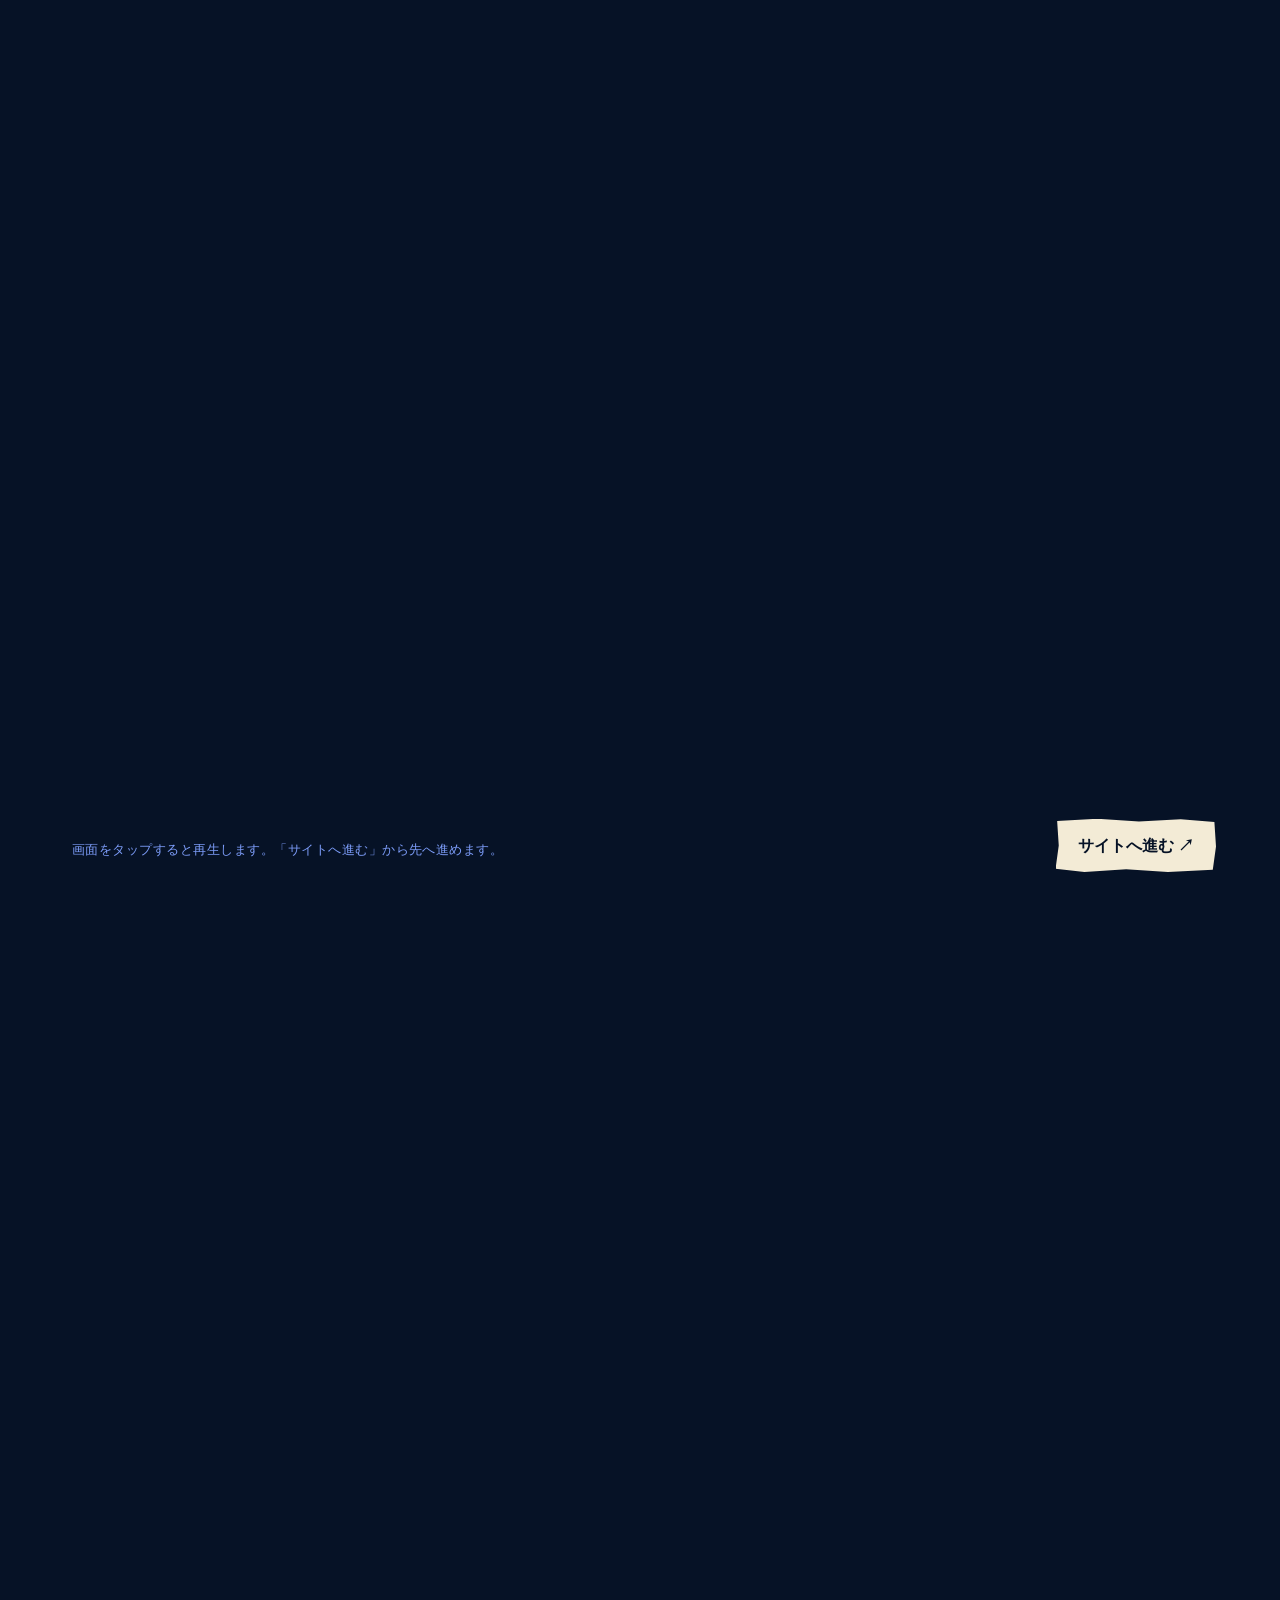
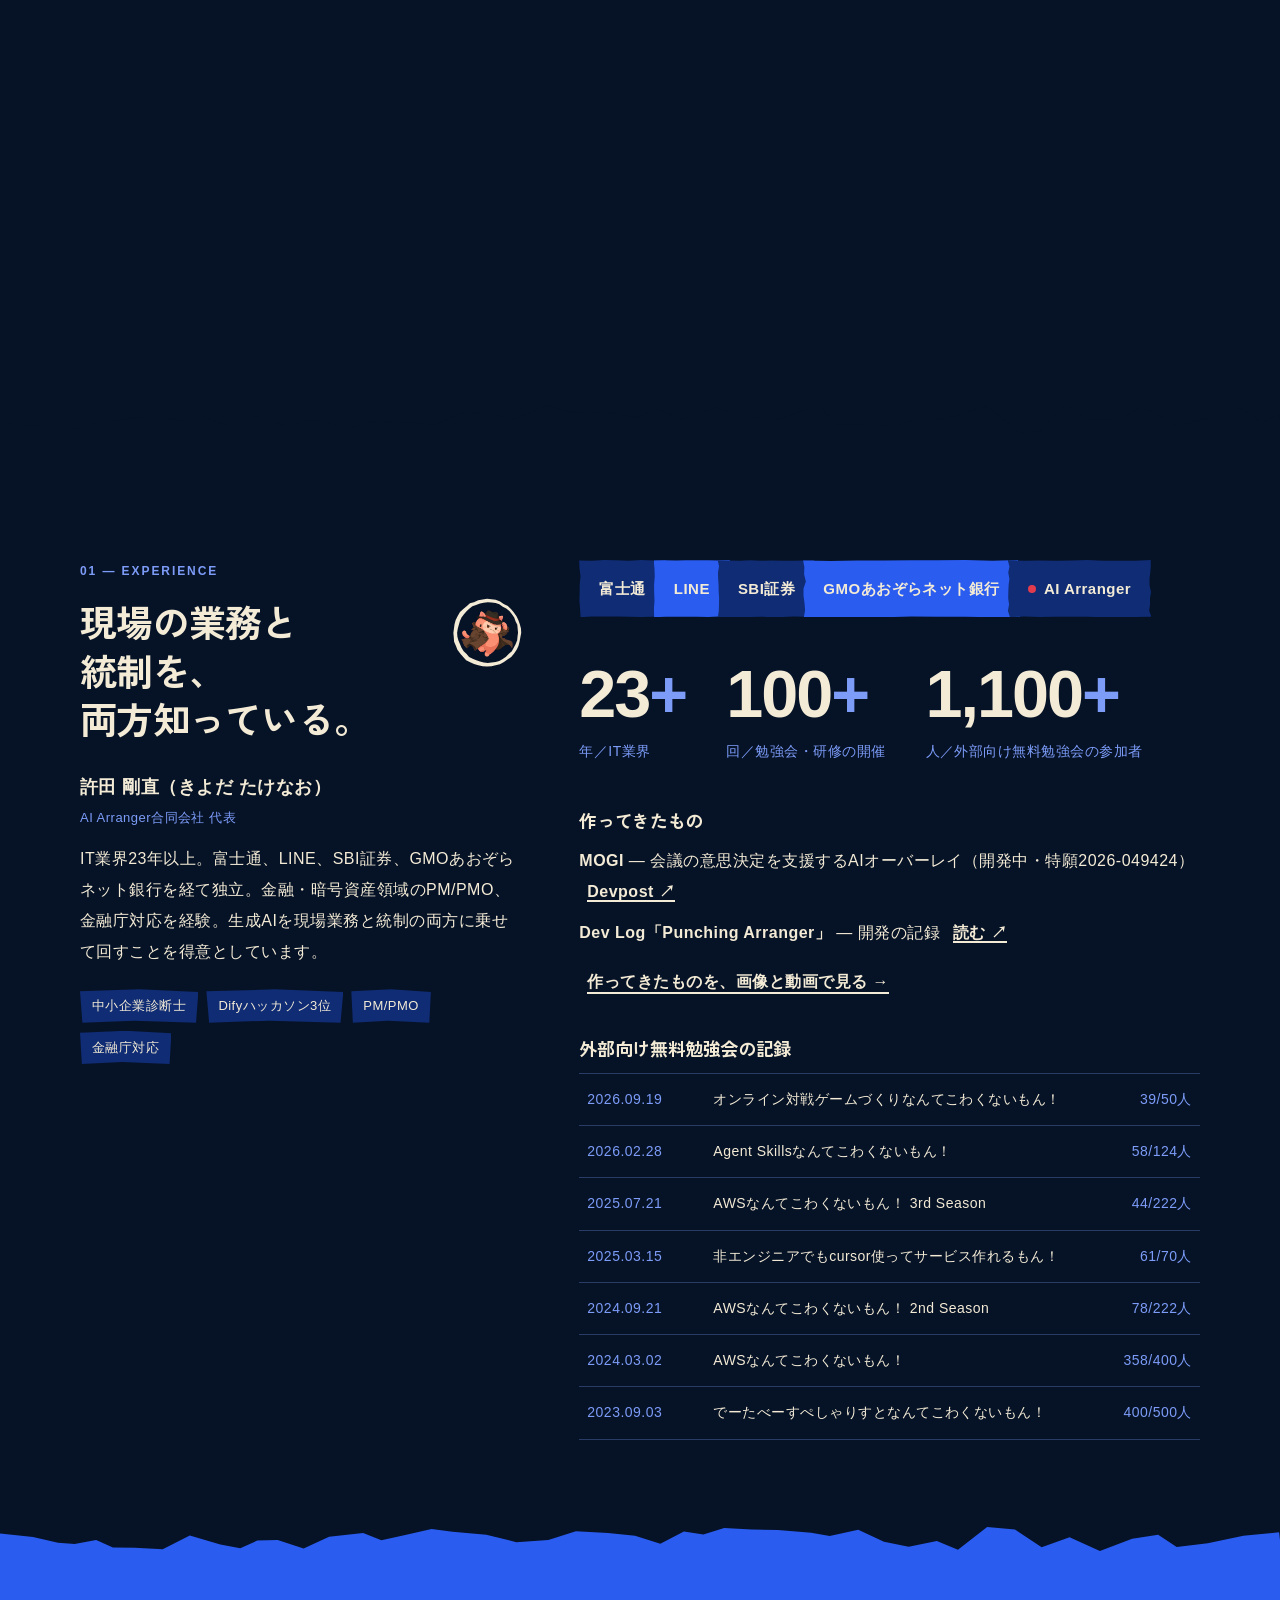
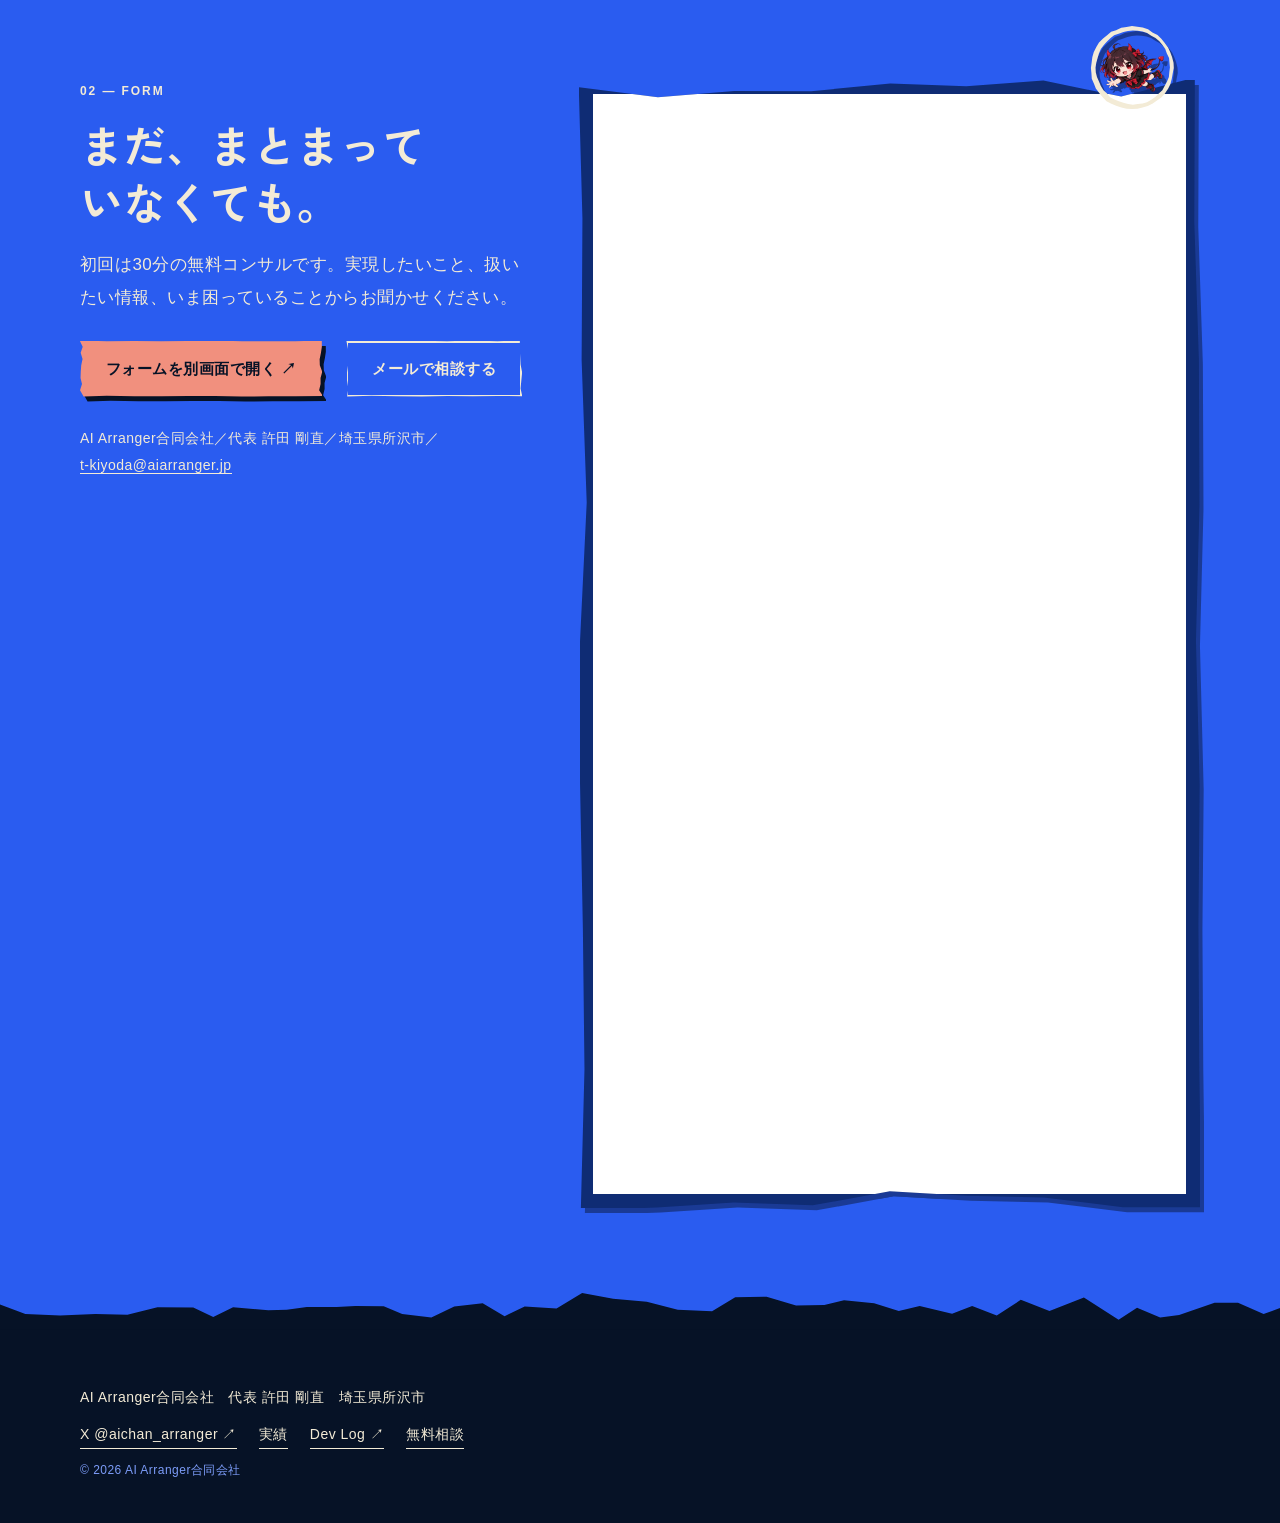
<file: index.html>
<!doctype html>
<html lang="ja">
<head>
<meta charset="utf-8">
<meta name="viewport" content="width=device-width, initial-scale=1">
<title>AI Arranger合同会社｜AIで、組織を動かす。</title>
<meta name="description" content="AI Arranger合同会社。ローカルLLM導入支援、会議の意思決定を支援するMOGI、勉強会・研修の企画。初回は30分の無料コンサルで相談できます。">
<meta property="og:type" content="website">
<meta property="og:title" content="AI Arranger合同会社｜AIで、組織を動かす。">
<meta property="og:description" content="ローカルLLM導入支援、会議支援AI「MOGI」、勉強会・研修。まずは、30分の無料コンサルから。">
<meta property="og:url" content="https://aiarranger.jp/">
<meta property="og:image" content="https://aiarranger.jp/assets/og-image.jpg">
<meta name="twitter:card" content="summary_large_image">
<meta name="theme-color" content="#061226">
<script>history.scrollRestoration = 'manual'; document.documentElement.classList.add('locked','js');</script>
<link rel="preconnect" href="https://fonts.googleapis.com">
<link rel="preconnect" href="https://fonts.gstatic.com" crossorigin>
<link rel="stylesheet" href="https://fonts.googleapis.com/css2?family=Zen+Kaku+Gothic+New:wght@700&display=swap">
<link rel="stylesheet" href="site.css">
<link rel="stylesheet" href="style.css">
</head>
<body>

<header class="site">
  <a class="logo" href="#top" aria-label="AI Arranger トップへ">AI ARRANGER<i aria-hidden="true"></i></a>
  <nav aria-label="メインナビゲーション">
    <a class="nav-link" href="#experience">経験</a>
    <a href="/portfolio/">実績</a>
    <a href="/blog/">Dev Log</a>
    <a class="cta" href="#form">無料相談</a>
  </nav>
</header>

<main id="main">
<!-- ── 切り紙の海を潜る舞台。泡に入った2人がスクロールで進み、真珠の窓から明るい海へ出て、無料相談へ ── -->
<section id="journey" aria-label="青い切り紙の海を潜る紹介">
  <div id="stage">
    <canvas id="scene" aria-label="青い切り紙の海を、泡に入ったあいちゃんときよごんが進んでいくアニメーション"></canvas>
    <button id="pause" type="button" aria-pressed="false">一時停止</button>
    <div id="copies">
      <article class="card c-ultra">
        <p class="eyebrow">AI Implementation / Product / Learning</p>
        <h1>AIで、<br>組織を動かす。</h1>
        <p class="bodycopy">生成AIを業務に取り入れたい企業・組織へ。社内AI基盤の構築から、会議の意思決定支援、学びと実践の場づくりまで。</p>
      </article>
      <article class="card c-ink">
        <p class="eyebrow">Why it stops</p>
        <h2>「うちでは無理」<wbr>を、<br>終わらせる。</h2>
        <p class="bodycopy">外に出せない機密情報。決まらない会議。知るだけで終わる研修。AIが止まる理由には、それぞれ答えがあります。</p>
      </article>
      <article class="card c-ultra">
        <p class="eyebrow">Build &amp; Learn</p>
        <h2>語るだけでなく、<br>自分たちで作る。</h2>
        <p class="bodycopy">ローカルLLM、会議支援AI「MOGI」、累計1,100人以上の勉強会。作って、試して、公開してきた知見で伴走します。</p>
      </article>
      <article class="card c-ink cta-card">
        <p class="eyebrow">30-min free consultation</p>
        <h2>まずは、<br>無料相談から。</h2>
        <p class="bodycopy">初回は30分の無料コンサル。相談内容が、まだまとまっていなくても大丈夫です。実現したいこと、扱いたい情報、いま困っていることから。</p>
        <div class="actions">
          <a class="btn primary cut-b" href="#form">無料相談を申し込む</a>
          <a class="text-link" href="#experience">これまでの経験 ↓</a>
        </div>
      </article>
    </div>
  </div>
</section>

<!-- ── 01 経験 ── -->
<section id="experience" class="sec sec-ink">
  <div class="wave wave-1" aria-hidden="true"></div>
  <div class="wrap exp-grid">
    <div class="exp-left reveal">
      <p class="eyebrow">01 — Experience</p>
      <div class="exp-title">
        <h2><span class="nw">現場の業務と</span><span class="nw">統制を、</span><br><span class="nw">両方知っている。</span></h2>
        <span class="buddy kiyo" aria-hidden="true"><svg class="ring" viewBox="0 0 100 100" aria-hidden="true"><path d="M97.5,50.0 L96.3,56.1 L95.2,62.3 L93.7,68.1 L91.2,73.2 L87.4,78.9 L83.6,83.3 L78.4,86.9 L73.6,90.4 L67.9,93.3 L62.0,94.9 L56.2,96.2 L50.0,96.6 L43.9,96.3 L37.9,94.8 L32.0,93.0 L26.6,90.7 L21.0,87.7 L17.0,83.5 L13.0,78.7 L8.9,73.4 L6.9,68.2 L4.3,62.2 L3.9,56.1 L3.3,50.0 L4.1,43.9 L4.9,37.8 L6.5,32.1 L9.3,26.4 L12.5,21.0 L17.1,16.6 L21.7,12.9 L26.3,8.7 L31.9,7.2 L37.8,4.4 L43.9,3.3 L50.0,2.4 L56.1,3.1 L62.1,3.9 L68.2,6.1 L73.2,9.8 L79.0,12.6 L83.3,16.8 L86.8,21.0 L91.0,26.6 L93.5,32.1 L95.6,37.7 L97.2,43.9 Z M93.1,49.5 L92.4,54.9 L91.9,60.2 L89.7,65.5 L86.9,70.7 L84.5,75.2 L80.4,78.9 L76.4,82.9 L71.9,86.0 L67.0,88.8 L62.0,90.3 L56.4,90.9 L51.0,91.7 L45.5,90.8 L40.2,89.5 L35.1,87.9 L30.1,85.7 L25.1,83.2 L21.7,79.1 L17.6,75.3 L14.6,70.4 L12.6,65.7 L10.2,60.2 L8.9,55.1 L8.5,49.5 L9.4,44.1 L10.9,38.7 L12.4,33.4 L14.6,28.5 L18.0,23.8 L21.6,19.8 L25.7,16.0 L29.7,12.8 L34.8,11.0 L40.3,9.0 L45.4,8.0 L51.0,7.4 L56.5,7.7 L61.9,8.4 L67.1,10.2 L71.9,13.4 L76.7,15.8 L81.1,19.6 L84.4,23.7 L87.8,28.5 L89.6,33.6 L92.1,38.7 L92.6,44.0 Z" fill="#F3EBD6" fill-rule="evenodd"/></svg><img src="assets/scenes/kiyogon-cut.webp" alt=""></span>
      </div>
      <p class="name">許田 剛直（きよだ たけなお）<small>AI Arranger合同会社 代表</small></p>
      <p>IT業界23年以上。富士通、LINE、SBI証券、GMOあおぞらネット銀行を経て独立。金融・暗号資産領域のPM/PMO、金融庁対応を経験。生成AIを現場業務と統制の両方に乗せて回すことを得意としています。</p>
      <ul class="tags"><li>中小企業診断士</li><li>Difyハッカソン3位</li><li>PM/PMO</li><li>金融庁対応</li></ul>
    </div>
    <div class="exp-right">
      <ol class="career reveal" aria-label="経歴">
        <li class="cut-a">富士通</li><li class="cut-b">LINE</li><li class="cut-c">SBI証券</li><li class="cut-d">GMOあおぞらネット銀行</li><li class="cut-e me">AI Arranger</li>
      </ol>
      <dl class="stats reveal">
        <div><dt class="num">23<em>+</em></dt><dd>年／IT業界</dd></div>
        <div><dt class="num">100<em>+</em></dt><dd>回／勉強会・研修の開催</dd></div>
        <div><dt class="num">1,100<em>+</em></dt><dd>人／外部向け無料勉強会の参加者</dd></div>
      </dl>
      <div class="made reveal">
        <h3>作ってきたもの</h3>
        <ul>
          <li><b>MOGI</b> — 会議の意思決定を支援するAIオーバーレイ（開発中・<span class="nw">特願2026-049424）</span><a href="https://devpost.com/software/mogi-meeting-overlay-for-group-intelligence" target="_blank" rel="noopener noreferrer">Devpost ↗</a></li>
          <li><b>Dev Log「Punching Arranger」</b> — 開発の記録 <a href="/blog/">読む ↗</a></li>
        </ul>
        <p class="more"><a class="text-link" href="/portfolio/">作ってきたものを、画像と動画で見る →</a></p>
      </div>
      <div class="record reveal">
        <h3>外部向け無料勉強会の記録</h3>
        <ul class="seminars">
          <li><a href="https://connpass.com/event/403956/" target="_blank" rel="noopener noreferrer"><span>2026.09.19</span><span>オンライン対戦ゲームづくりなんてこわくないもん！</span><span>39/50人</span></a></li>
          <li><a href="https://connpass.com/event/381544/" target="_blank" rel="noopener noreferrer"><span>2026.02.28</span><span>Agent Skillsなんてこわくないもん！</span><span>58/124人</span></a></li>
          <li><a href="https://connpass.com/event/360946/" target="_blank" rel="noopener noreferrer"><span>2025.07.21</span><span>AWSなんてこわくないもん！ 3rd Season</span><span>44/222人</span></a></li>
          <li><a href="https://connpass.com/event/343940/" target="_blank" rel="noopener noreferrer"><span>2025.03.15</span><span>非エンジニアでもcursor使ってサービス作れるもん！</span><span>61/70人</span></a></li>
          <li><a href="https://connpass.com/event/329600/" target="_blank" rel="noopener noreferrer"><span>2024.09.21</span><span>AWSなんてこわくないもん！ 2nd Season</span><span>78/222人</span></a></li>
          <li><a href="https://connpass.com/event/303514/" target="_blank" rel="noopener noreferrer"><span>2024.03.02</span><span>AWSなんてこわくないもん！</span><span>358/400人</span></a></li>
          <li><a href="https://connpass.com/event/290174/" target="_blank" rel="noopener noreferrer"><span>2023.09.03</span><span>でーたべーすぺしゃりすとなんてこわくないもん！</span><span>400/500人</span></a></li>
        </ul>
      </div>
    </div>
  </div>
</section>

<!-- ── 02 相談フォーム ── -->
<section id="form" class="sec sec-cobalt">
  <span id="contact" class="anchor-alias" aria-hidden="true"></span><!-- 旧版・ブログからの #contact リンクの受け口 -->
  <div class="wave wave-2" aria-hidden="true"></div>
  <div class="wrap form-grid">
    <div class="form-left reveal">
      <p class="eyebrow">02 — Form</p>
      <h2><span class="nw">まだ、</span><span class="nw">まとまって</span><br><span class="nw">いなくても。</span></h2>
      <p class="lead">初回は30分の無料コンサルです。実現したいこと、扱いたい情報、いま困っていることからお聞かせください。</p>
      <div class="actions">
        <a class="btn primary cut-e" href="https://docs.google.com/forms/d/e/1FAIpQLSf6QFTPgRlixZjN2cVZmnHWV0lXvlzwcbqWAAAEsJVRHYKgQg/viewform" target="_blank" rel="noopener noreferrer">フォームを別画面で開く ↗</a>
        <a class="btn ghost cut-f" href="mailto:t-kiyoda@aiarranger.jp">メールで相談する</a>
      </div>
      <p class="company">AI Arranger合同会社／代表 許田 剛直／埼玉県所沢市／<a href="mailto:t-kiyoda@aiarranger.jp">t-kiyoda@aiarranger.jp</a></p>
    </div>
    <div class="form-right reveal">
      <span class="buddy chibi" aria-hidden="true"><svg class="ring" viewBox="0 0 100 100" aria-hidden="true"><path d="M97.5,50.0 L96.3,56.1 L95.2,62.3 L93.7,68.1 L91.2,73.2 L87.4,78.9 L83.6,83.3 L78.4,86.9 L73.6,90.4 L67.9,93.3 L62.0,94.9 L56.2,96.2 L50.0,96.6 L43.9,96.3 L37.9,94.8 L32.0,93.0 L26.6,90.7 L21.0,87.7 L17.0,83.5 L13.0,78.7 L8.9,73.4 L6.9,68.2 L4.3,62.2 L3.9,56.1 L3.3,50.0 L4.1,43.9 L4.9,37.8 L6.5,32.1 L9.3,26.4 L12.5,21.0 L17.1,16.6 L21.7,12.9 L26.3,8.7 L31.9,7.2 L37.8,4.4 L43.9,3.3 L50.0,2.4 L56.1,3.1 L62.1,3.9 L68.2,6.1 L73.2,9.8 L79.0,12.6 L83.3,16.8 L86.8,21.0 L91.0,26.6 L93.5,32.1 L95.6,37.7 L97.2,43.9 Z M93.1,49.5 L92.4,54.9 L91.9,60.2 L89.7,65.5 L86.9,70.7 L84.5,75.2 L80.4,78.9 L76.4,82.9 L71.9,86.0 L67.0,88.8 L62.0,90.3 L56.4,90.9 L51.0,91.7 L45.5,90.8 L40.2,89.5 L35.1,87.9 L30.1,85.7 L25.1,83.2 L21.7,79.1 L17.6,75.3 L14.6,70.4 L12.6,65.7 L10.2,60.2 L8.9,55.1 L8.5,49.5 L9.4,44.1 L10.9,38.7 L12.4,33.4 L14.6,28.5 L18.0,23.8 L21.6,19.8 L25.7,16.0 L29.7,12.8 L34.8,11.0 L40.3,9.0 L45.4,8.0 L51.0,7.4 L56.5,7.7 L61.9,8.4 L67.1,10.2 L71.9,13.4 L76.7,15.8 L81.1,19.6 L84.4,23.7 L87.8,28.5 L89.6,33.6 L92.1,38.7 L92.6,44.0 Z" fill="#F3EBD6" fill-rule="evenodd"/></svg><img src="assets/scenes/chibi-cut.webp" alt=""></span>
      <div class="form-mount cut-d">
        <iframe src="https://docs.google.com/forms/d/e/1FAIpQLSf6QFTPgRlixZjN2cVZmnHWV0lXvlzwcbqWAAAEsJVRHYKgQg/viewform?embedded=true" title="無料相談フォーム" loading="lazy">読み込んでいます…</iframe>
      </div>
    </div>
  </div>
</section>
</main>

<!-- ── 冒頭映像 ── -->
<section id="intro" aria-label="冒頭映像">
  <video id="film" muted playsinline preload="auto" hidden aria-label="青い限定色の海を、あいちゃんときよごんが潜る冒頭映像"></video>
  <button id="skip" class="cta" type="button">サイトへ進む ↗</button>
  <p id="loadStatus" role="status"></p>
  <button id="retry" type="button" hidden>素材を再読み込み</button>
</section>

<footer>
  <div class="wave wave-0" aria-hidden="true"></div>
  <div class="wrap foot">
    <p>AI Arranger合同会社　代表 許田 剛直　埼玉県所沢市</p>
    <p class="foot-links"><a href="https://x.com/aichan_arranger" target="_blank" rel="noopener noreferrer">X @aichan_arranger ↗</a><a href="/portfolio/">実績</a><a href="/blog/">Dev Log ↗</a><a href="#form">無料相談</a></p>
    <p class="copy">© 2026 AI Arranger合同会社</p>
  </div>
</footer>

<!-- ── AIに聞いてみる：冒頭映像のあと右下に浮かぶ。訪問者が普段使っている ChatGPT・Claude を、質問を入れた状態で開く ── -->
<aside id="ask" class="ask" aria-label="AIに聞いてみる" hidden>
  <div id="askPanel" class="ask-panel" role="dialog" aria-labelledby="askTitle" hidden>
    <div class="ask-head"><h2 id="askTitle">AIに聞いてみる</h2><button id="askClose" class="ask-close" type="button" aria-label="閉じる">×</button></div>
    <p class="ask-lead">普段お使いの ChatGPT・Claude で、AI Arranger に相談できることを聞けます。気になったら、30分の無料コンサルへ。</p>
    <fieldset class="ask-q">
      <legend>聞きたいこと</legend>
      <div id="askPresets"></div>
      <label class="ask-opt"><input type="radio" name="askq" value="free"><span>自分で書く</span></label>
      <textarea id="askFree" rows="3" placeholder="例：見積もり業務にAIを使えるか知りたい" aria-label="AIに聞きたいこと" hidden></textarea>
    </fieldset>
    <div class="ask-go">
      <a id="askGpt" class="btn primary cut-b" target="_blank" rel="noopener noreferrer">ChatGPTで聞く ↗</a>
      <a id="askClaude" class="btn primary cut-c" target="_blank" rel="noopener noreferrer">Claudeで聞く ↗</a>
    </div>
    <p class="ask-note">ChatGPT は開くとすぐ送信され、Claude は入力欄に入った状態で開きます。送る文には、会社情報（llms.txt）の場所と30分の無料コンサルの案内が入ります。質問はお使いのAIに送られ、このサイトには送られません。AIの答えは参考情報です。正確な内容は<a href="#form">30分の無料コンサル</a>でご確認ください。</p>
  </div>
  <button id="askToggle" class="ask-fab" type="button" aria-expanded="false" aria-controls="askPanel" aria-label="AIに聞いてみる（30分無料コンサルの前に）"><b aria-hidden="true">AI</b><span aria-hidden="true">AIに聞いてみる<small>30分無料コンサルの前に</small></span></button>
</aside>

<script type="module" src="app.js"></script>
</body>
</html>
</file>
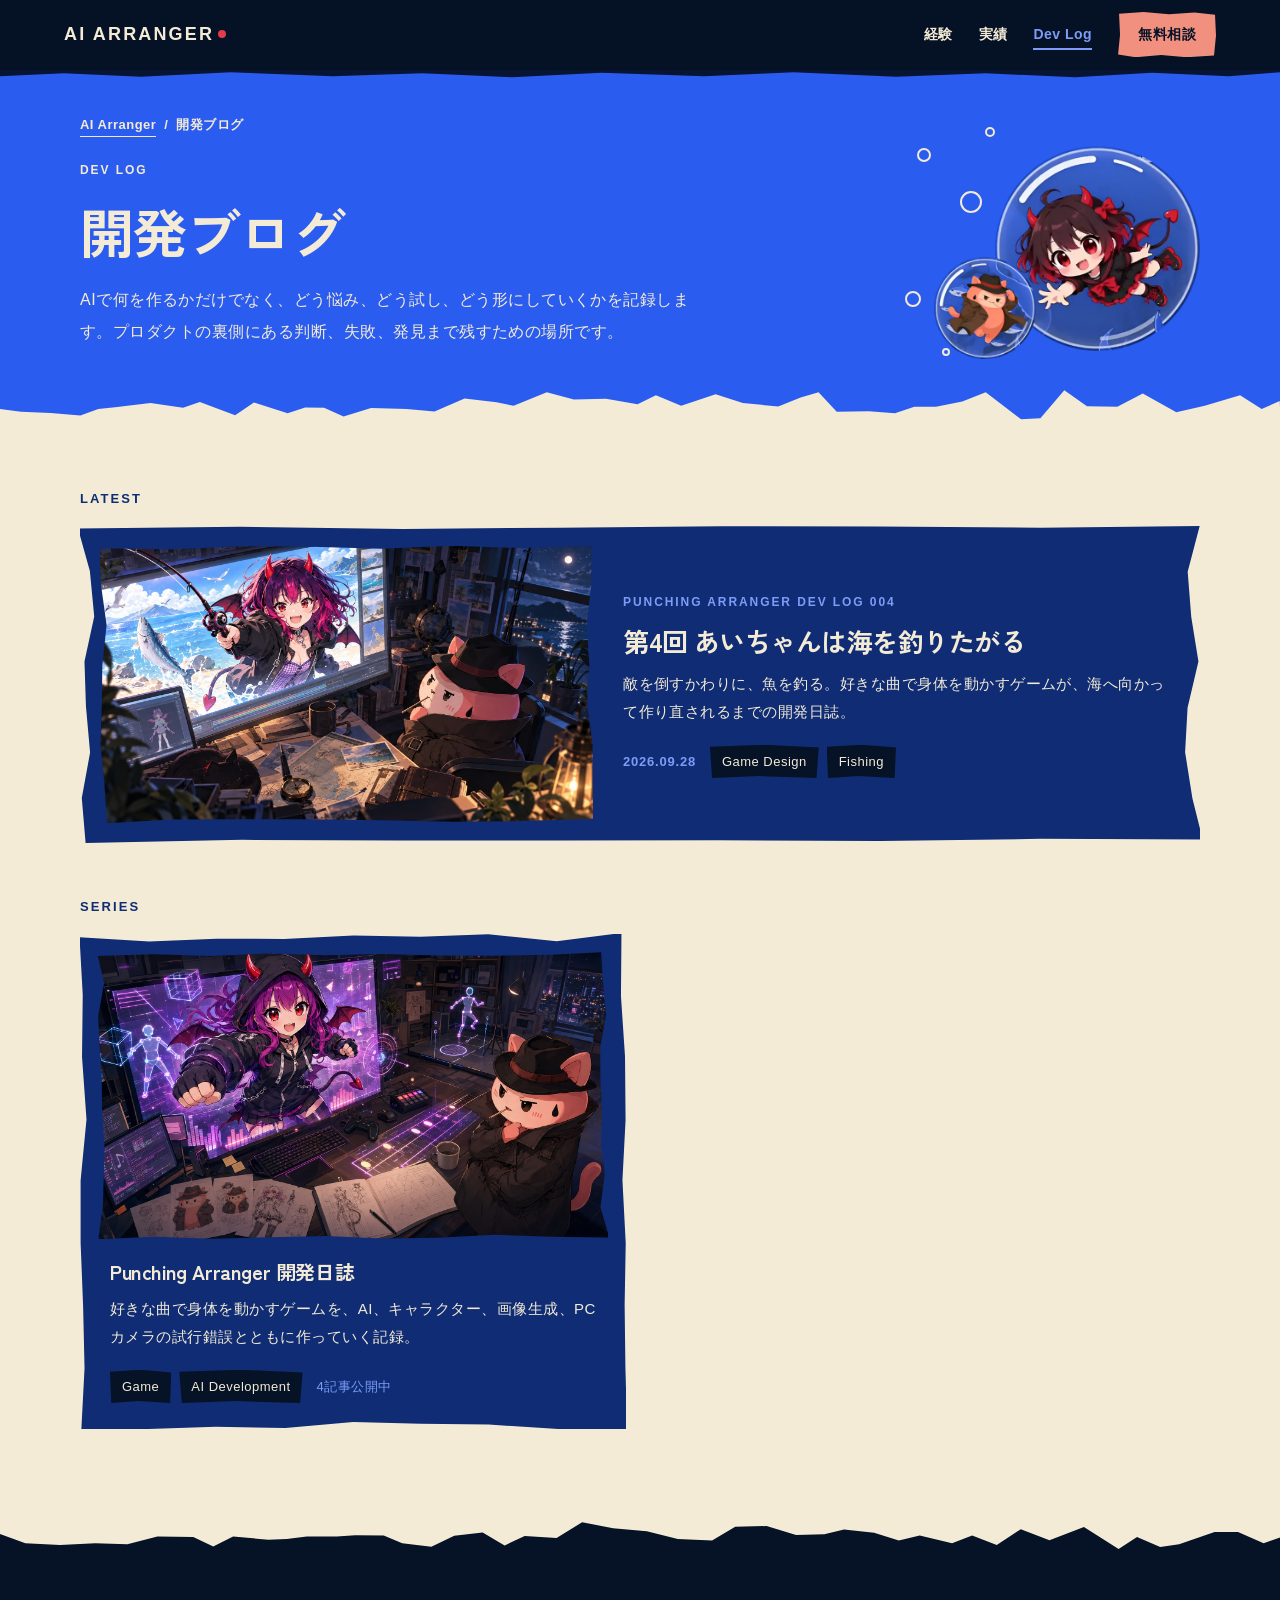
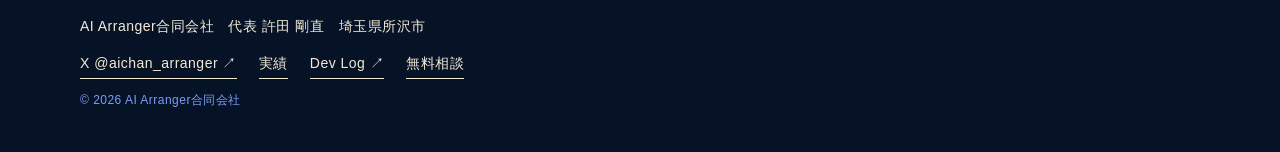
<file: blog/index.html>
<!DOCTYPE html>
<html lang="ja" class="sub past">
<head>
<meta charset="UTF-8">
<meta name="viewport" content="width=device-width, initial-scale=1.0">
<meta name="theme-color" content="#061226">
<title>開発ブログ | AI Arranger合同会社</title>
<meta name="description" content="AI Arranger合同会社の開発ブログ。AIを使った開発、プロダクトづくり、キャラクター制作、ゲーム開発の裏側を記録します。">
<meta property="og:type" content="website">
<meta property="og:title" content="開発ブログ | AI Arranger合同会社">
<meta property="og:description" content="AI Arranger合同会社の開発ブログ。AIを使った開発、プロダクトづくり、キャラクター制作、ゲーム開発の裏側を記録します。">
<meta property="og:image" content="https://aiarranger.jp/blog/assets/site/og-devlog.jpg">
<meta property="og:url" content="https://aiarranger.jp/blog/">
<meta name="twitter:card" content="summary_large_image">
<meta name="twitter:title" content="開発ブログ | AI Arranger合同会社">
<meta name="twitter:description" content="AI Arranger合同会社の開発ブログ。AIを使った開発、プロダクトづくり、キャラクター制作、ゲーム開発の裏側を記録します。">
<meta name="twitter:image" content="https://aiarranger.jp/blog/assets/site/og-devlog.jpg">
<link rel="preconnect" href="https://fonts.googleapis.com">
<link rel="preconnect" href="https://fonts.gstatic.com" crossorigin>
<link rel="stylesheet" href="https://fonts.googleapis.com/css2?family=Zen+Kaku+Gothic+New:wght@700&display=swap">
<link rel="stylesheet" href="/site.css">
<link rel="stylesheet" href="./blog.css">
</head>
<body>
<header class="site">
  <a class="logo" href="/" aria-label="AI Arranger トップへ">AI ARRANGER<i aria-hidden="true"></i></a>
  <nav aria-label="メインナビゲーション">
    <a class="nav-link" href="/#experience">経験</a>
    <a href="/portfolio/">実績</a>
    <a href="/blog/" aria-current="page">Dev Log</a>
    <a class="cta" href="/#form">無料相談</a>
  </nav>
</header>

<main id="main">
  <section class="page-hero blog-hero">
    <div class="deco" aria-hidden="true"><img class="bubble" src="./assets/site/bubble-ai.webp" alt="" width="480" height="480"><img class="bubble" src="./assets/site/bubble-kiyo.webp" alt="" width="480" height="480"><span class="dots"><i></i><i></i><i></i><i></i><i></i></span></div>
    <div class="wrap">
      <nav class="breadcrumbs" aria-label="パンくず">
        <a href="/">AI Arranger</a>
        <span>/</span>
        <span>開発ブログ</span>
      </nav>
      <p class="eyebrow">Dev Log</p>
      <h1>開発ブログ</h1>
      <p class="lead">AIで何を作るかだけでなく、どう悩み、どう試し、どう形にしていくかを記録します。プロダクトの裏側にある判断、失敗、発見まで残すための場所です。</p>
    </div>
  </section>

  <section class="sec sec-ivory blog-list">
    <div class="wave wave-1" aria-hidden="true"></div>
    <div class="wrap">
      <section>
        <h2 class="section-title">Latest</h2>
        <a class="latest-card paper cut-b" href="./punching-arranger/004-aichan-wants-the-sea.html">
          <div class="latest-card__image cut-a">
            <img src="./assets/punching-arranger/004/cover.jpg" alt="あいちゃんは海を釣りたがる">
          </div>
          <div class="latest-card__body">
            <p class="eyebrow">Punching Arranger Dev Log 004</p>
            <h2>第4回 あいちゃんは海を釣りたがる</h2>
            <p>敵を倒すかわりに、魚を釣る。好きな曲で身体を動かすゲームが、海へ向かって作り直されるまでの開発日誌。</p>
            <div class="meta">
              <time datetime="2026-09-28">2026.09.28</time>
              <ul class="chips"><li>Game Design</li><li>Fishing</li></ul>
            </div>
          </div>
        </a>
      </section>

      <section>
        <h2 class="section-title">Series</h2>
        <div class="series-grid">
          <a class="series-card paper cut-d" href="./punching-arranger/">
            <div class="article-card__image cut-c">
              <img src="./assets/punching-arranger/001/cover.jpg" alt="Punching Arranger 開発日誌のアイキャッチ">
            </div>
            <div class="series-card__body">
              <h2>Punching Arranger 開発日誌</h2>
              <p>好きな曲で身体を動かすゲームを、AI、キャラクター、画像生成、PCカメラの試行錯誤とともに作っていく記録。</p>
              <div class="meta">
                <ul class="chips"><li>Game</li><li>AI Development</li></ul>
                <span>4記事公開中</span>
              </div>
            </div>
          </a>
        </div>
      </section>
    </div>
  </section>
</main>

<footer>
  <div class="wave wave-0" aria-hidden="true"></div>
  <div class="wrap foot">
    <p>AI Arranger合同会社　代表 許田 剛直　埼玉県所沢市</p>
    <p class="foot-links"><a href="https://x.com/aichan_arranger" target="_blank" rel="noopener noreferrer">X @aichan_arranger ↗</a><a href="/portfolio/">実績</a><a href="/blog/">Dev Log ↗</a><a href="/#form">無料相談</a></p>
    <p class="copy">© 2026 AI Arranger合同会社</p>
  </div>
</footer>
</body>
</html>
</file>
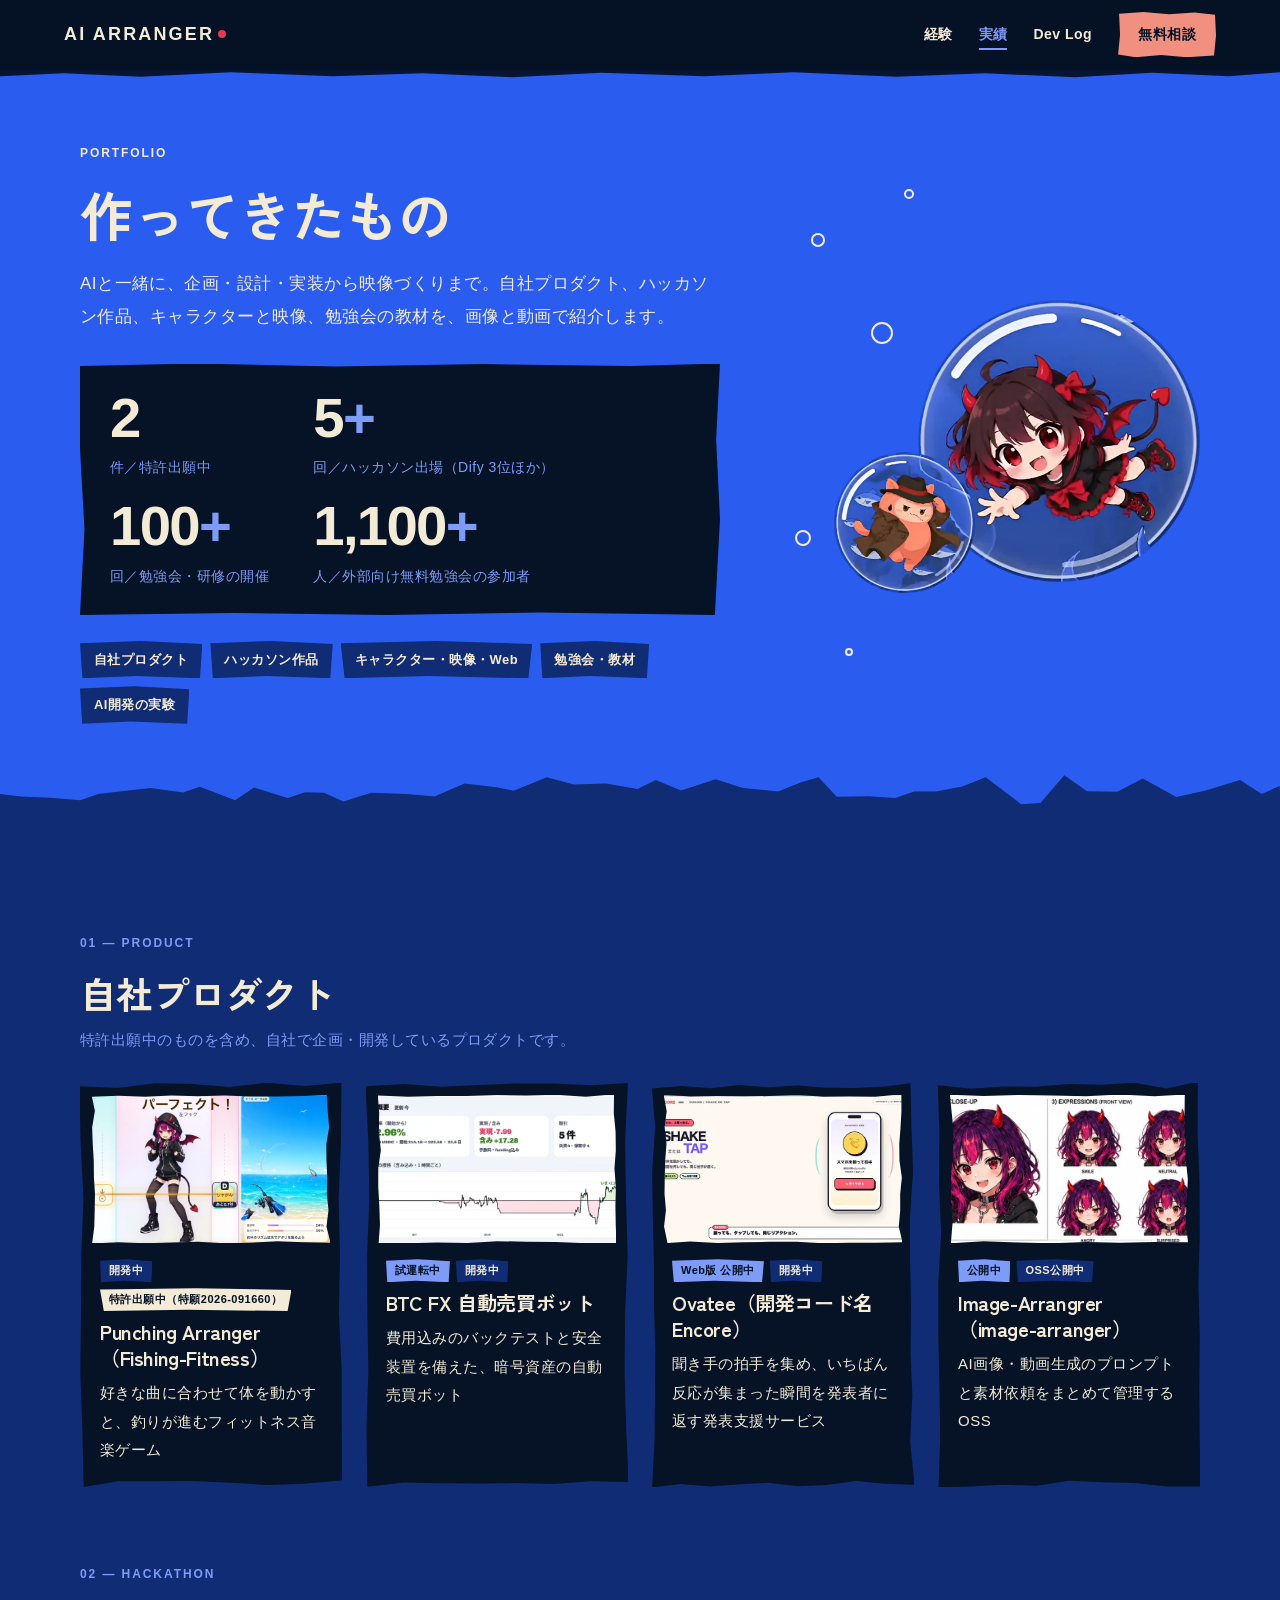
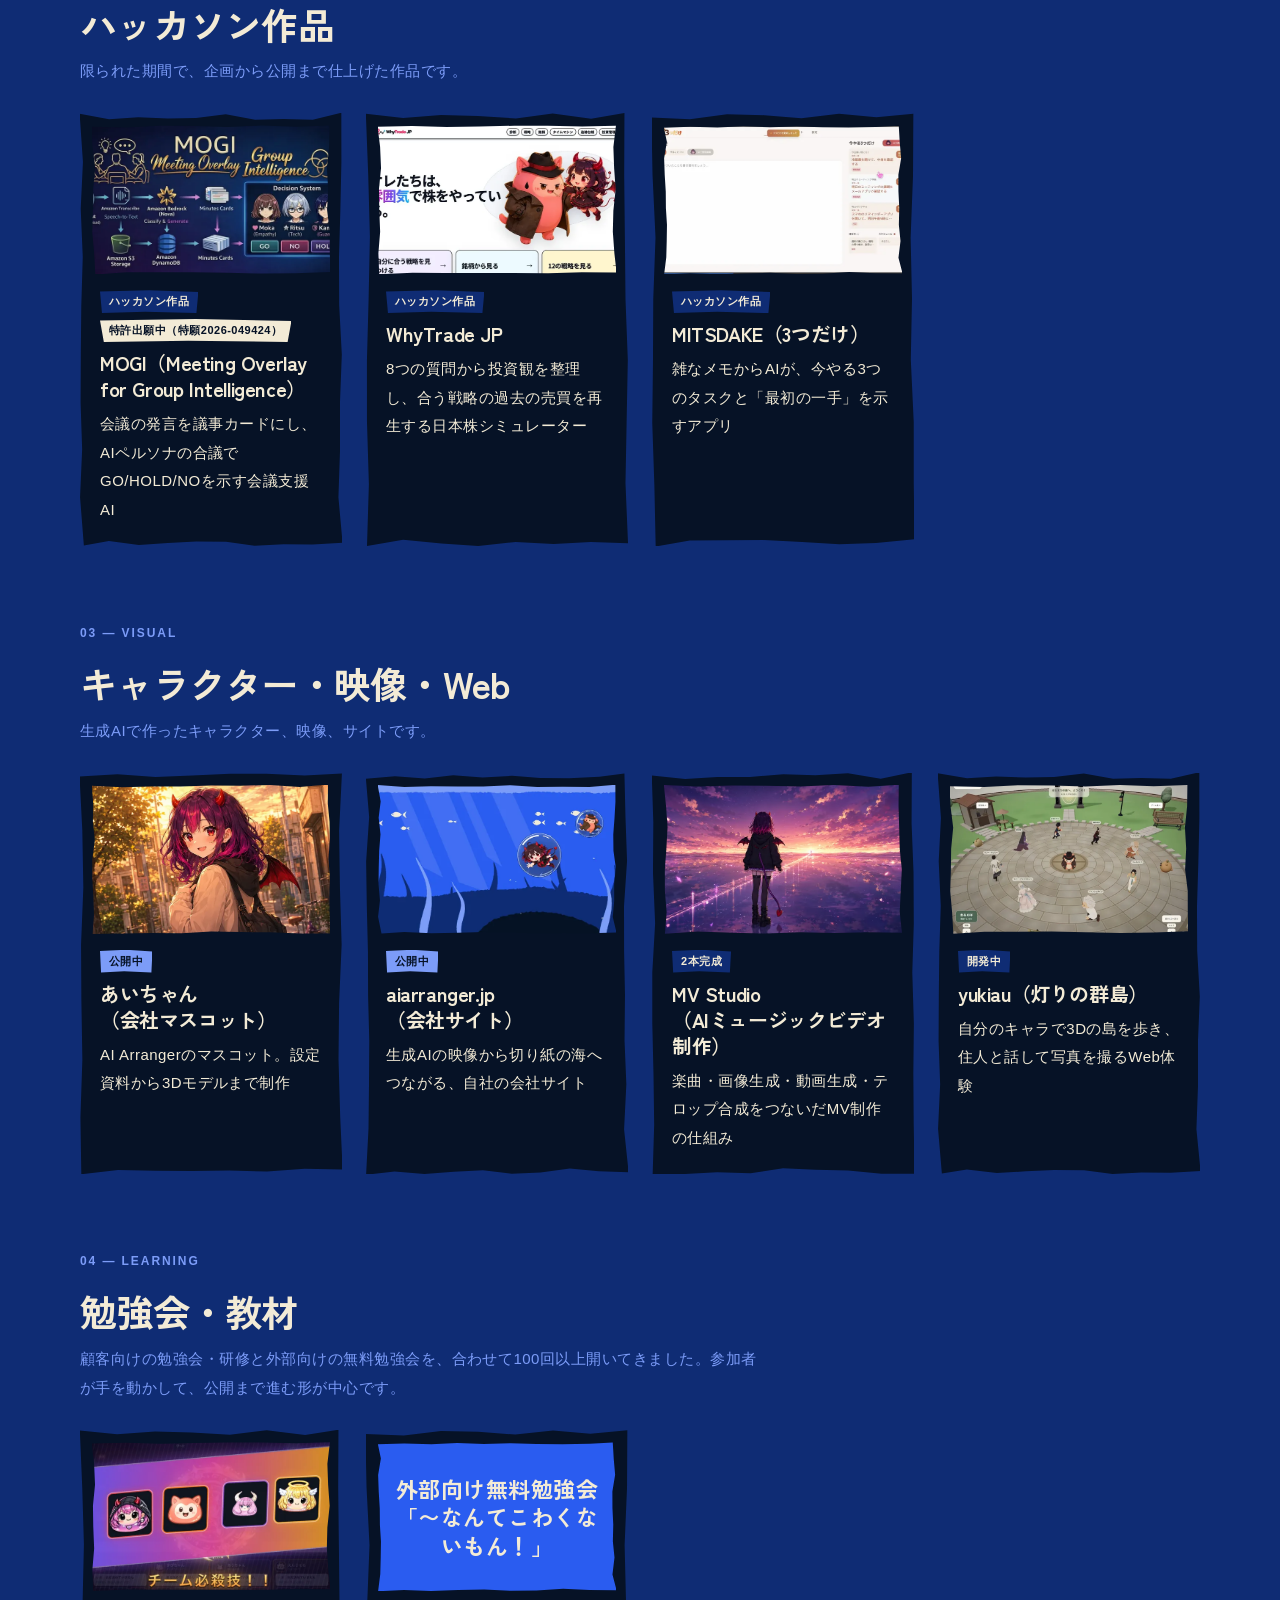
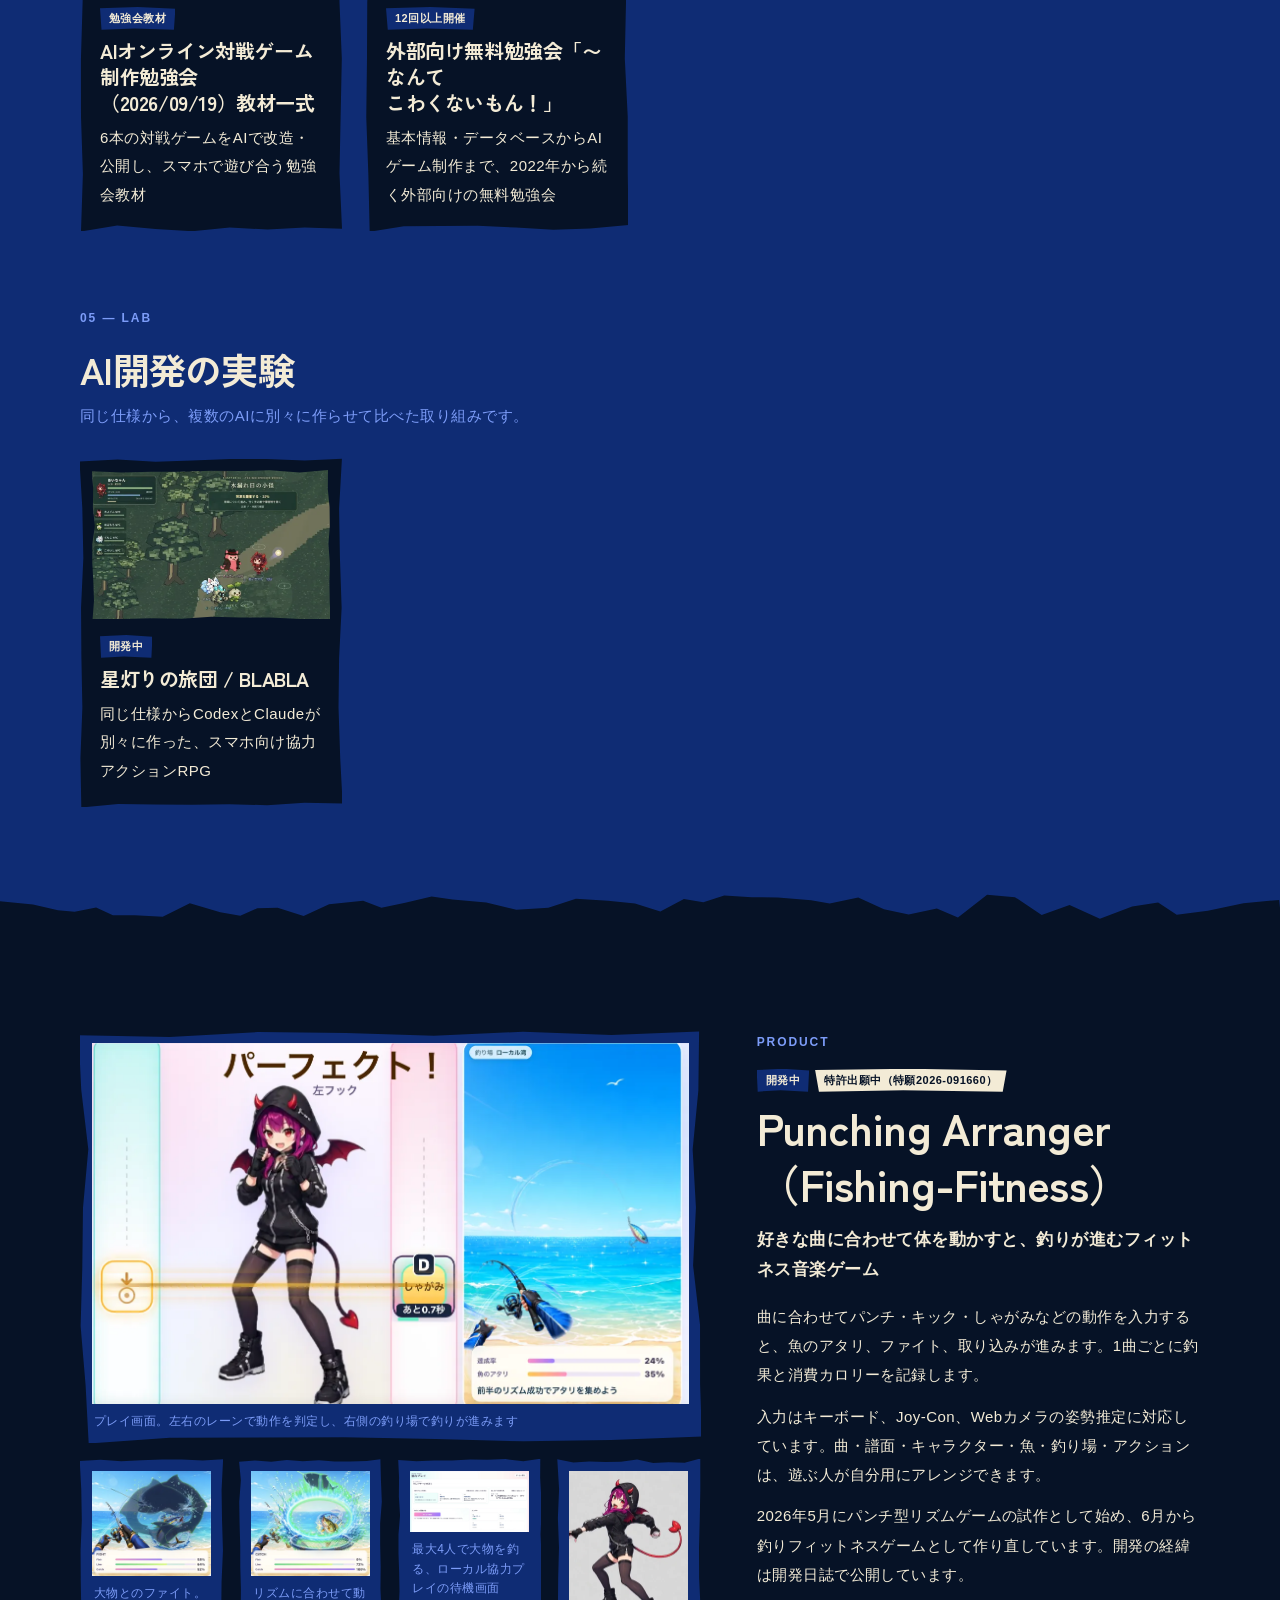
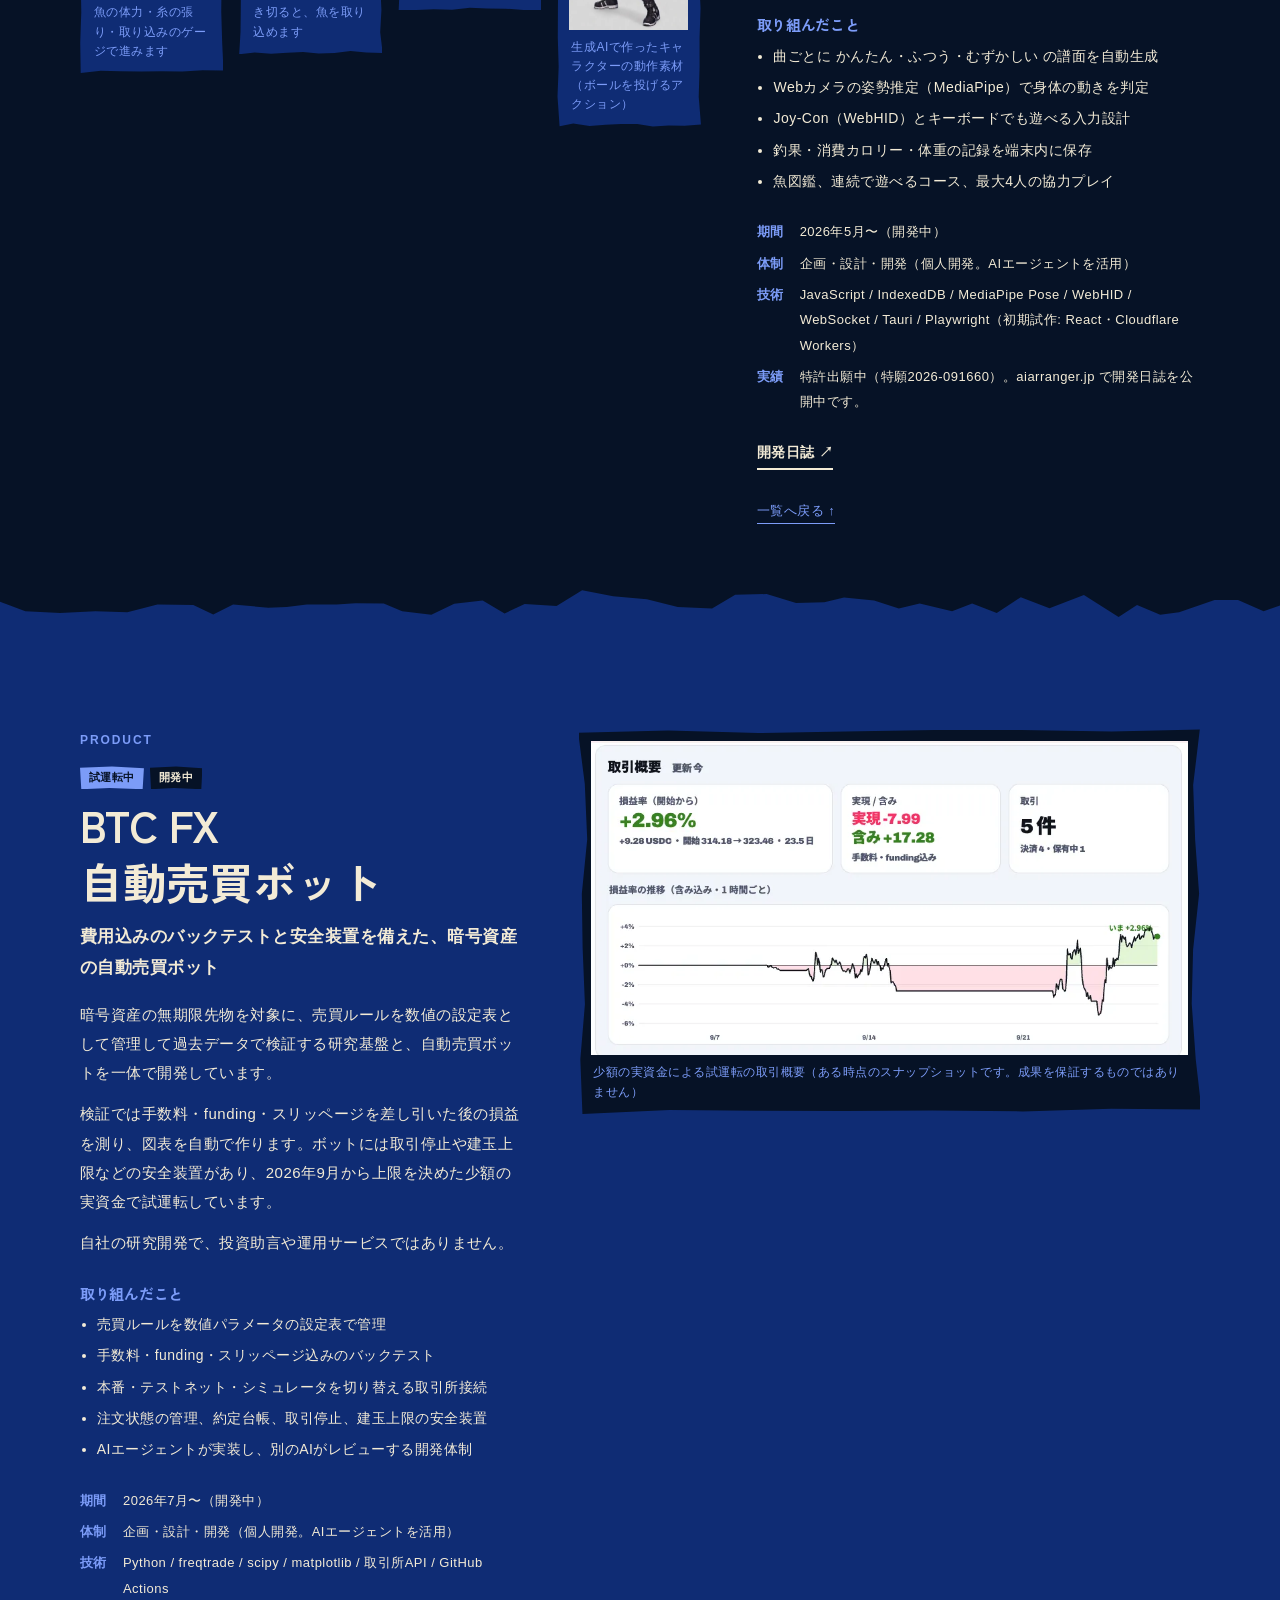
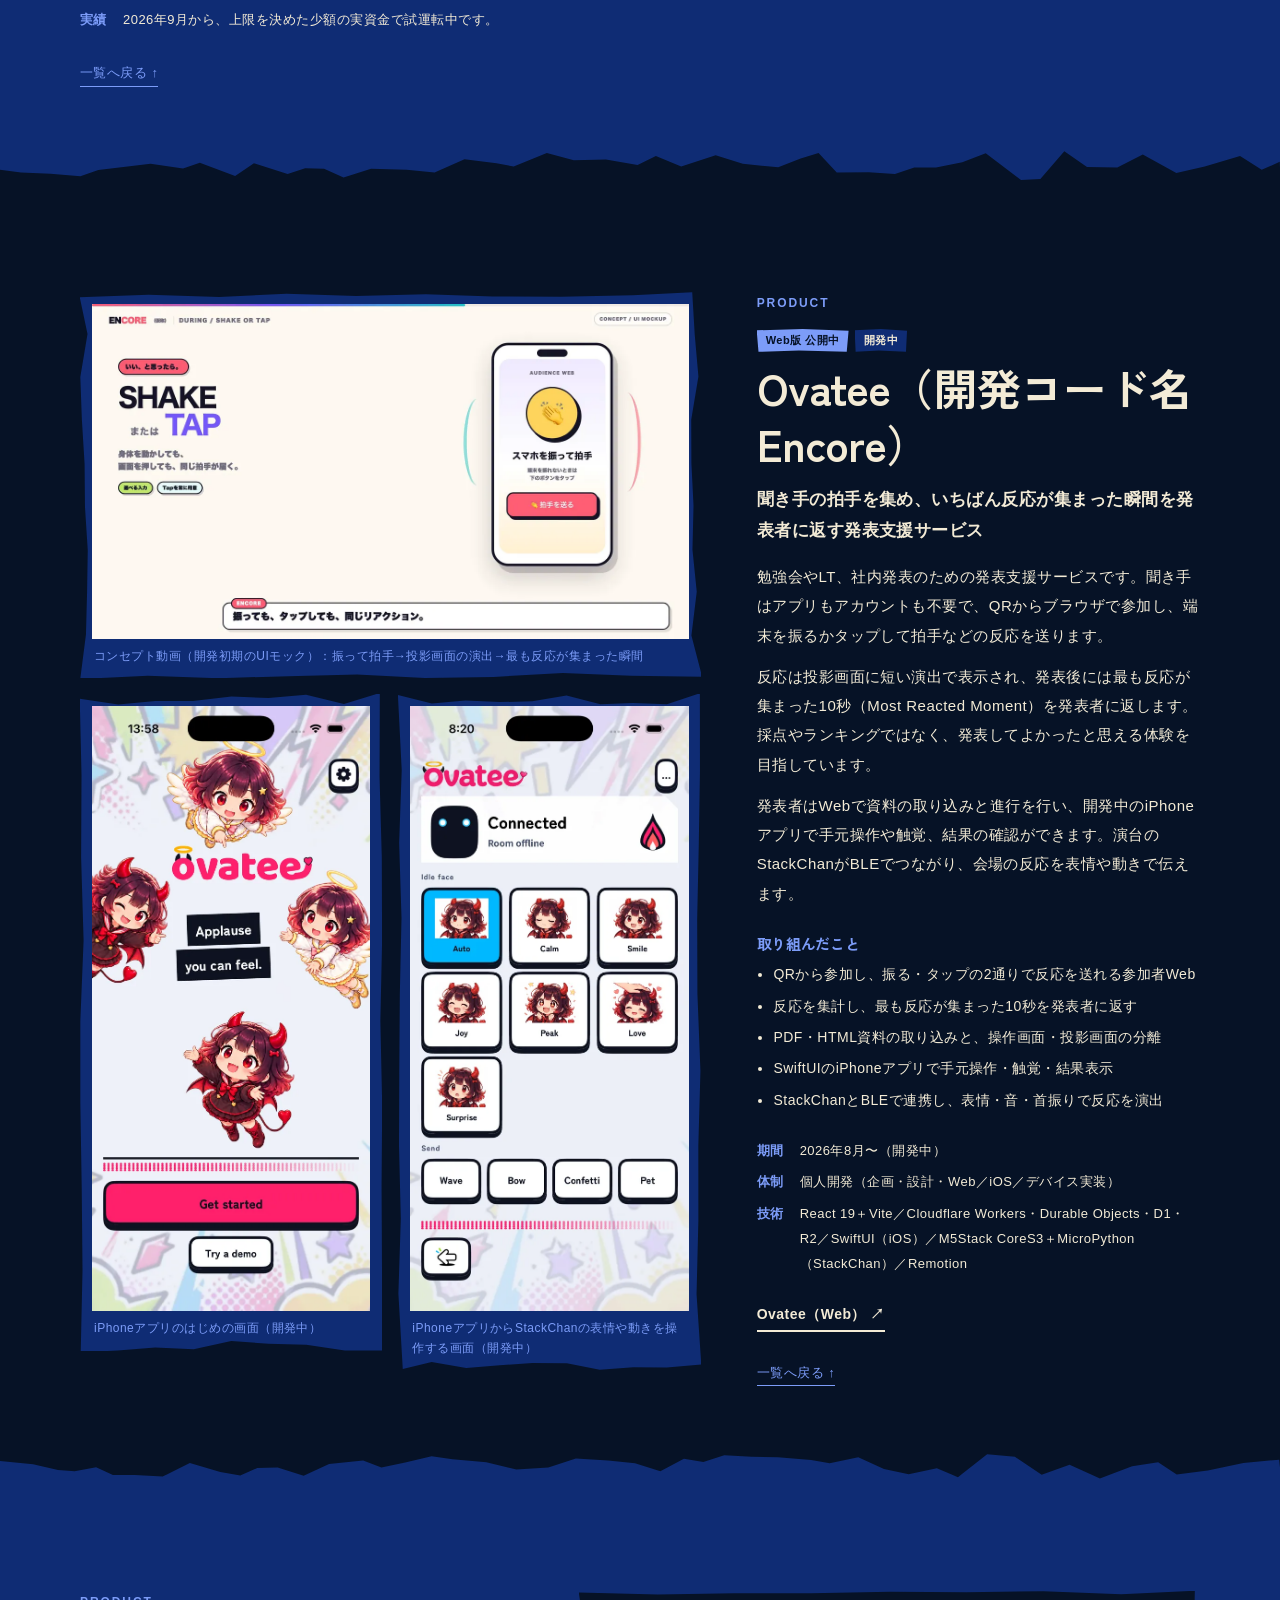
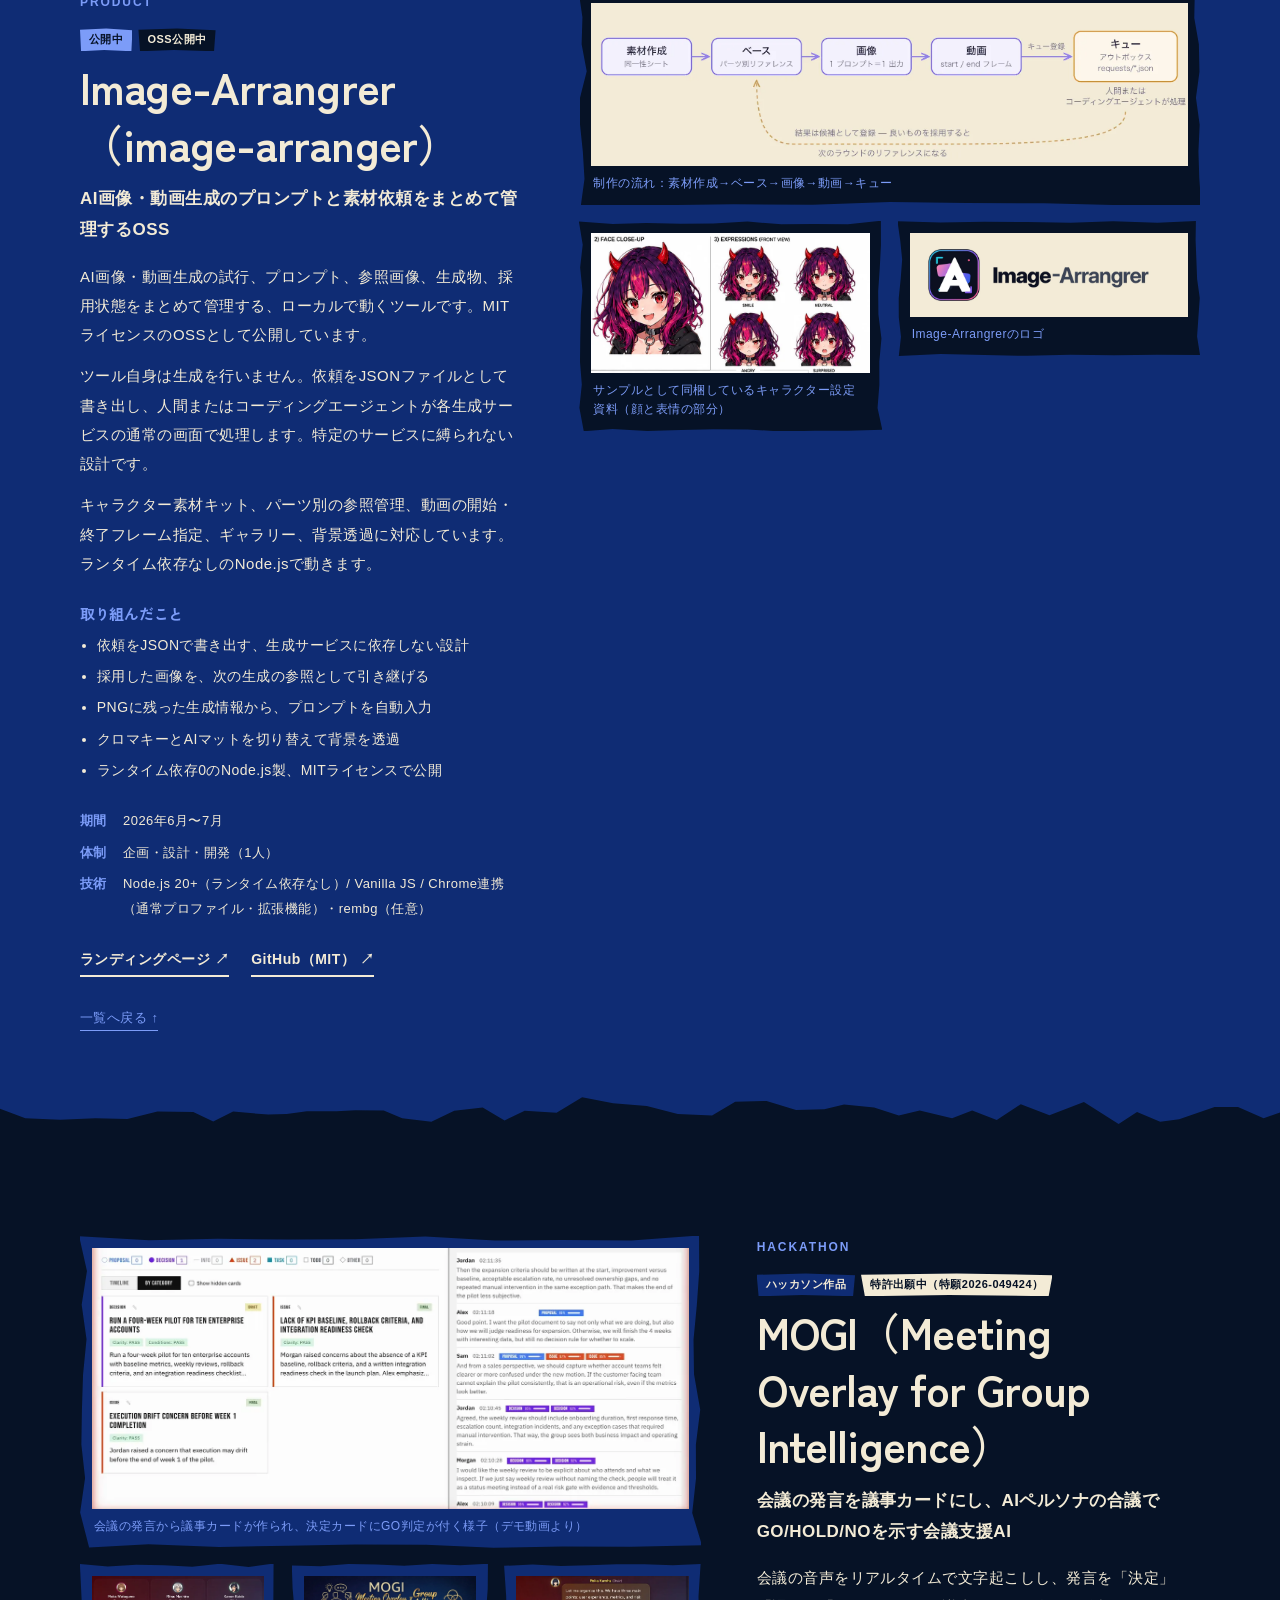
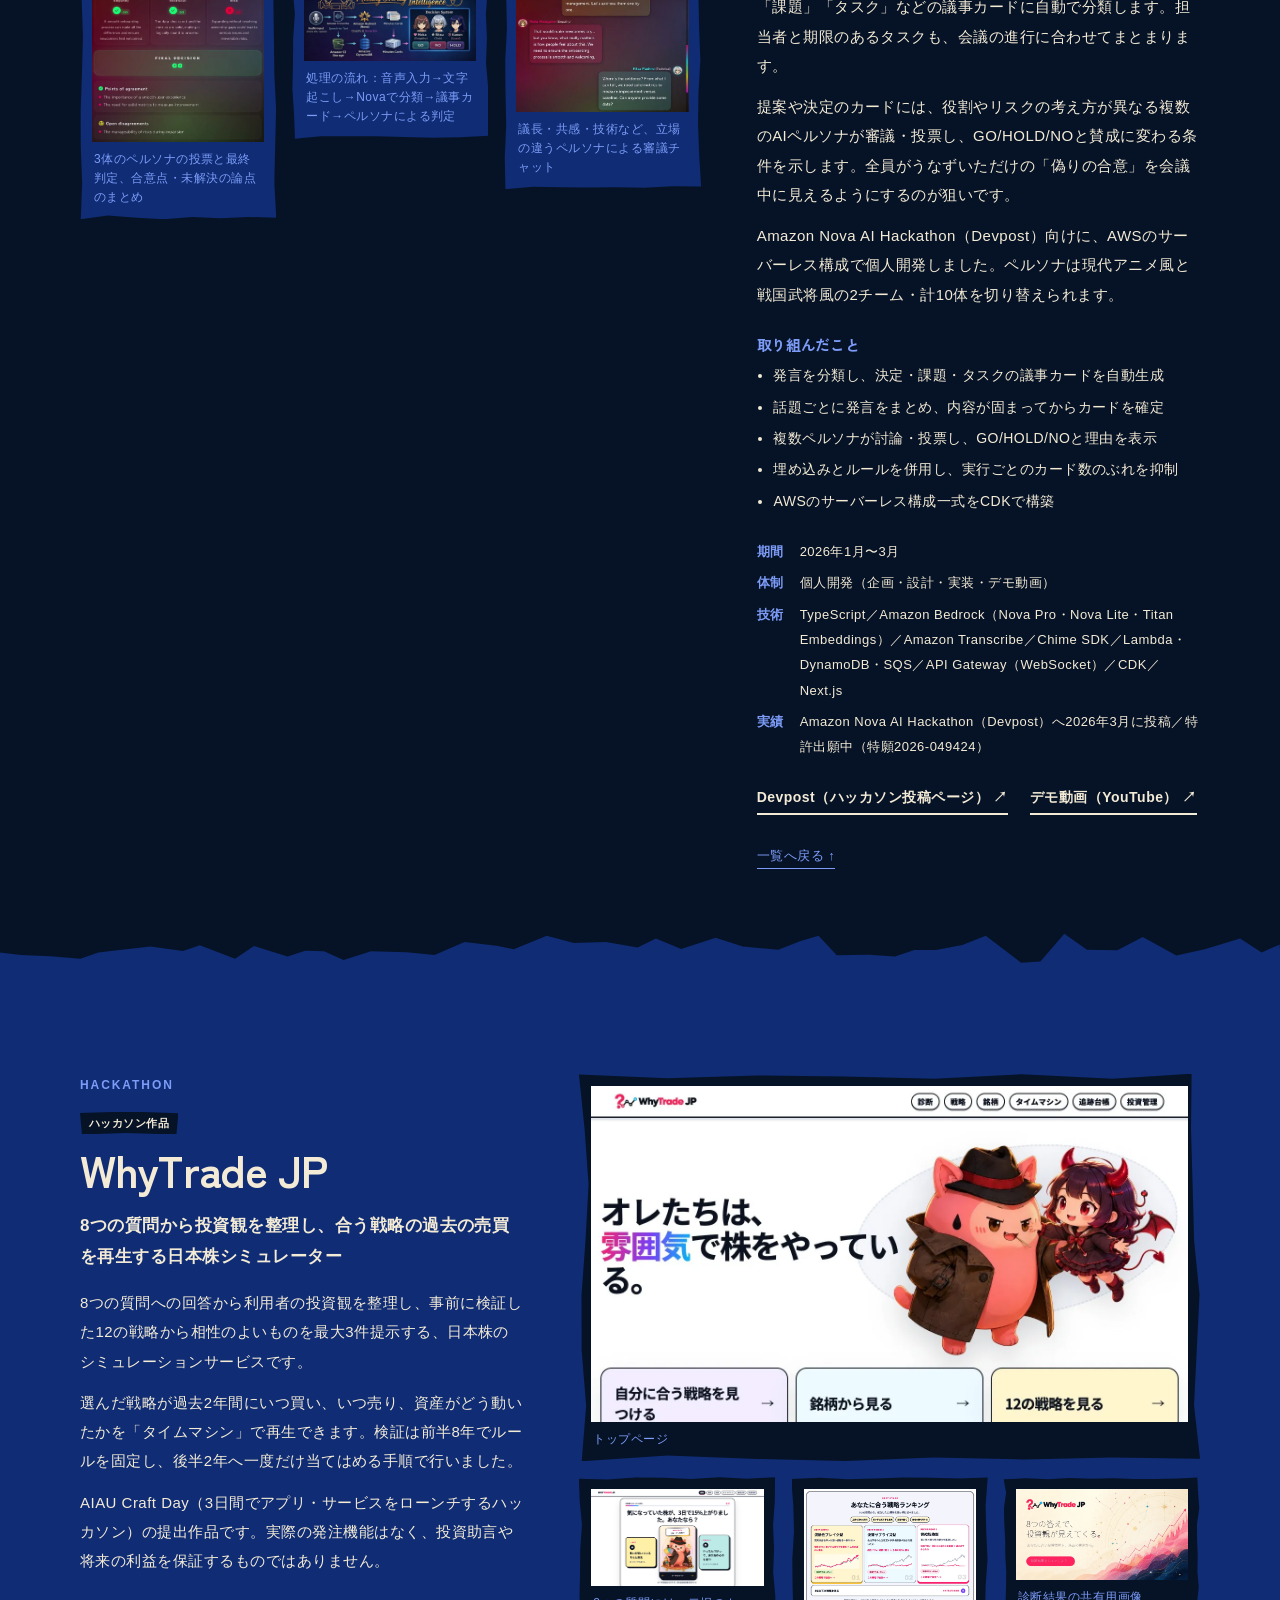
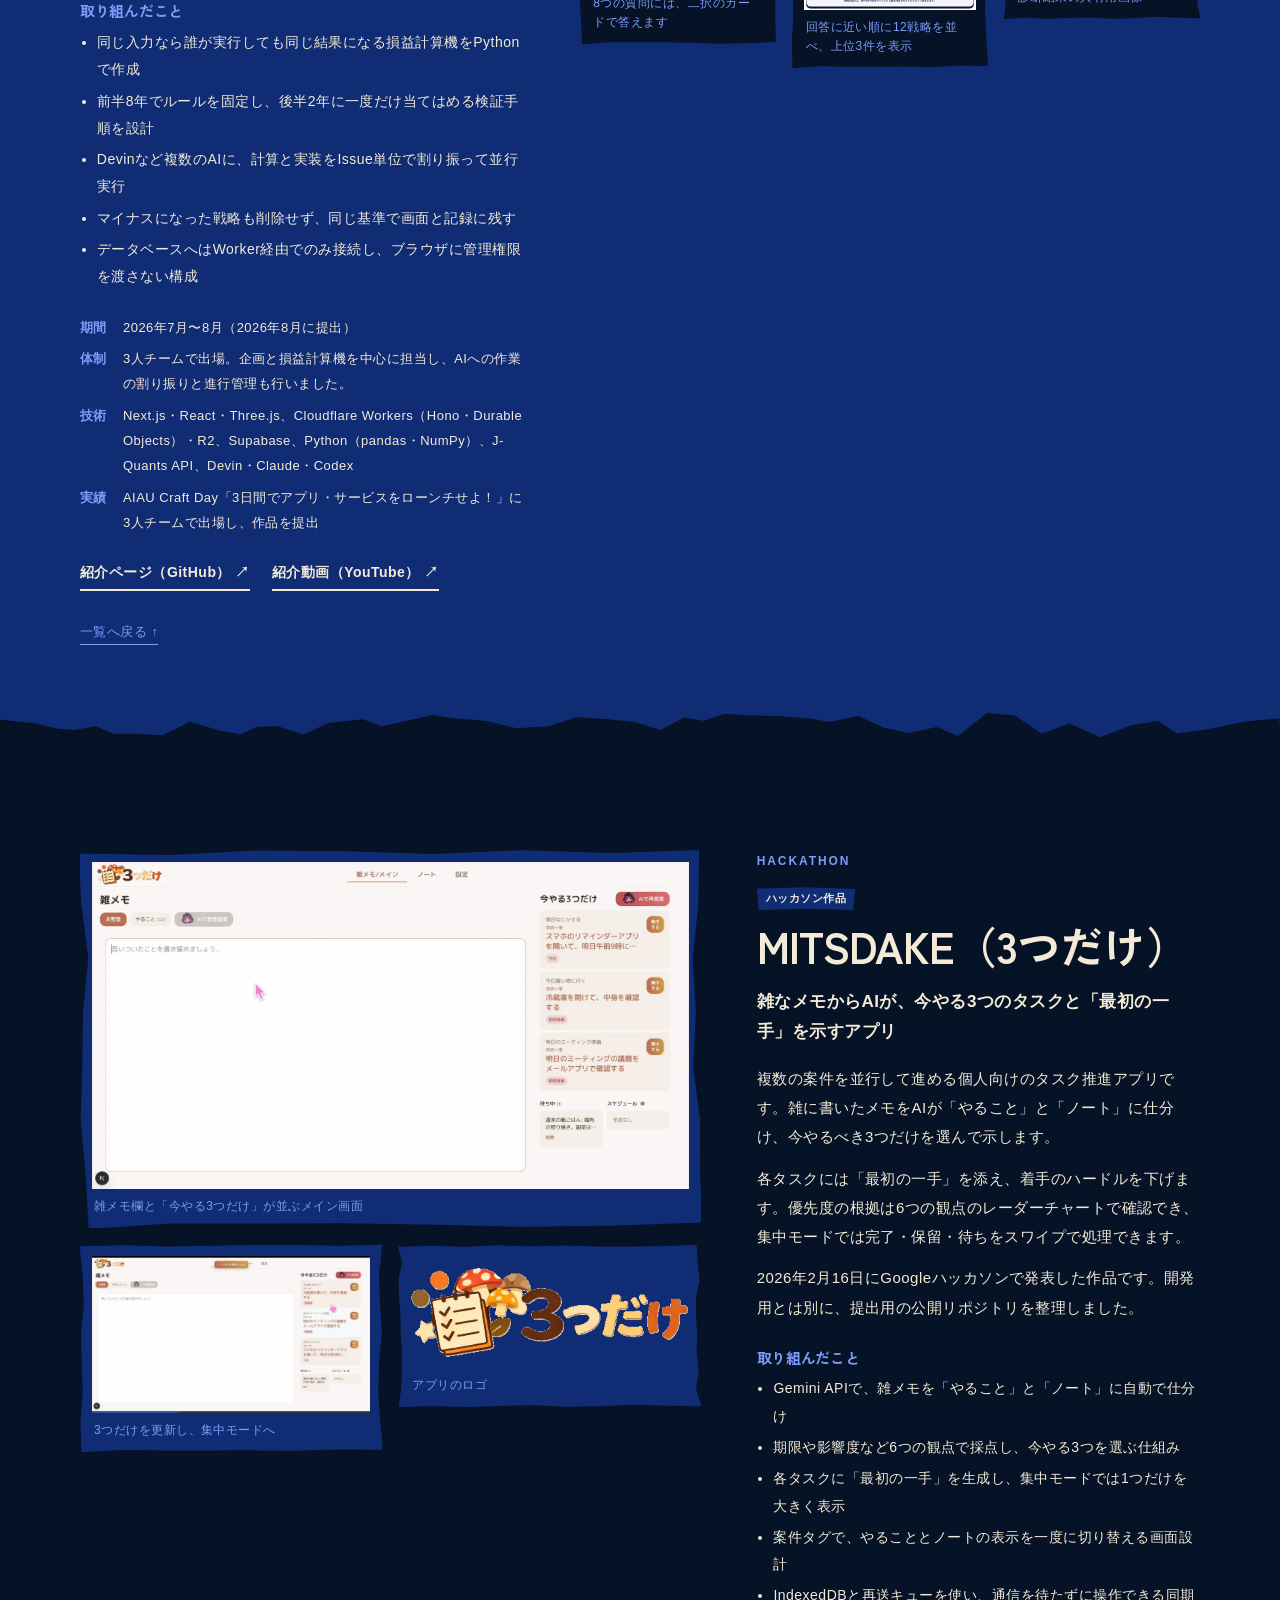
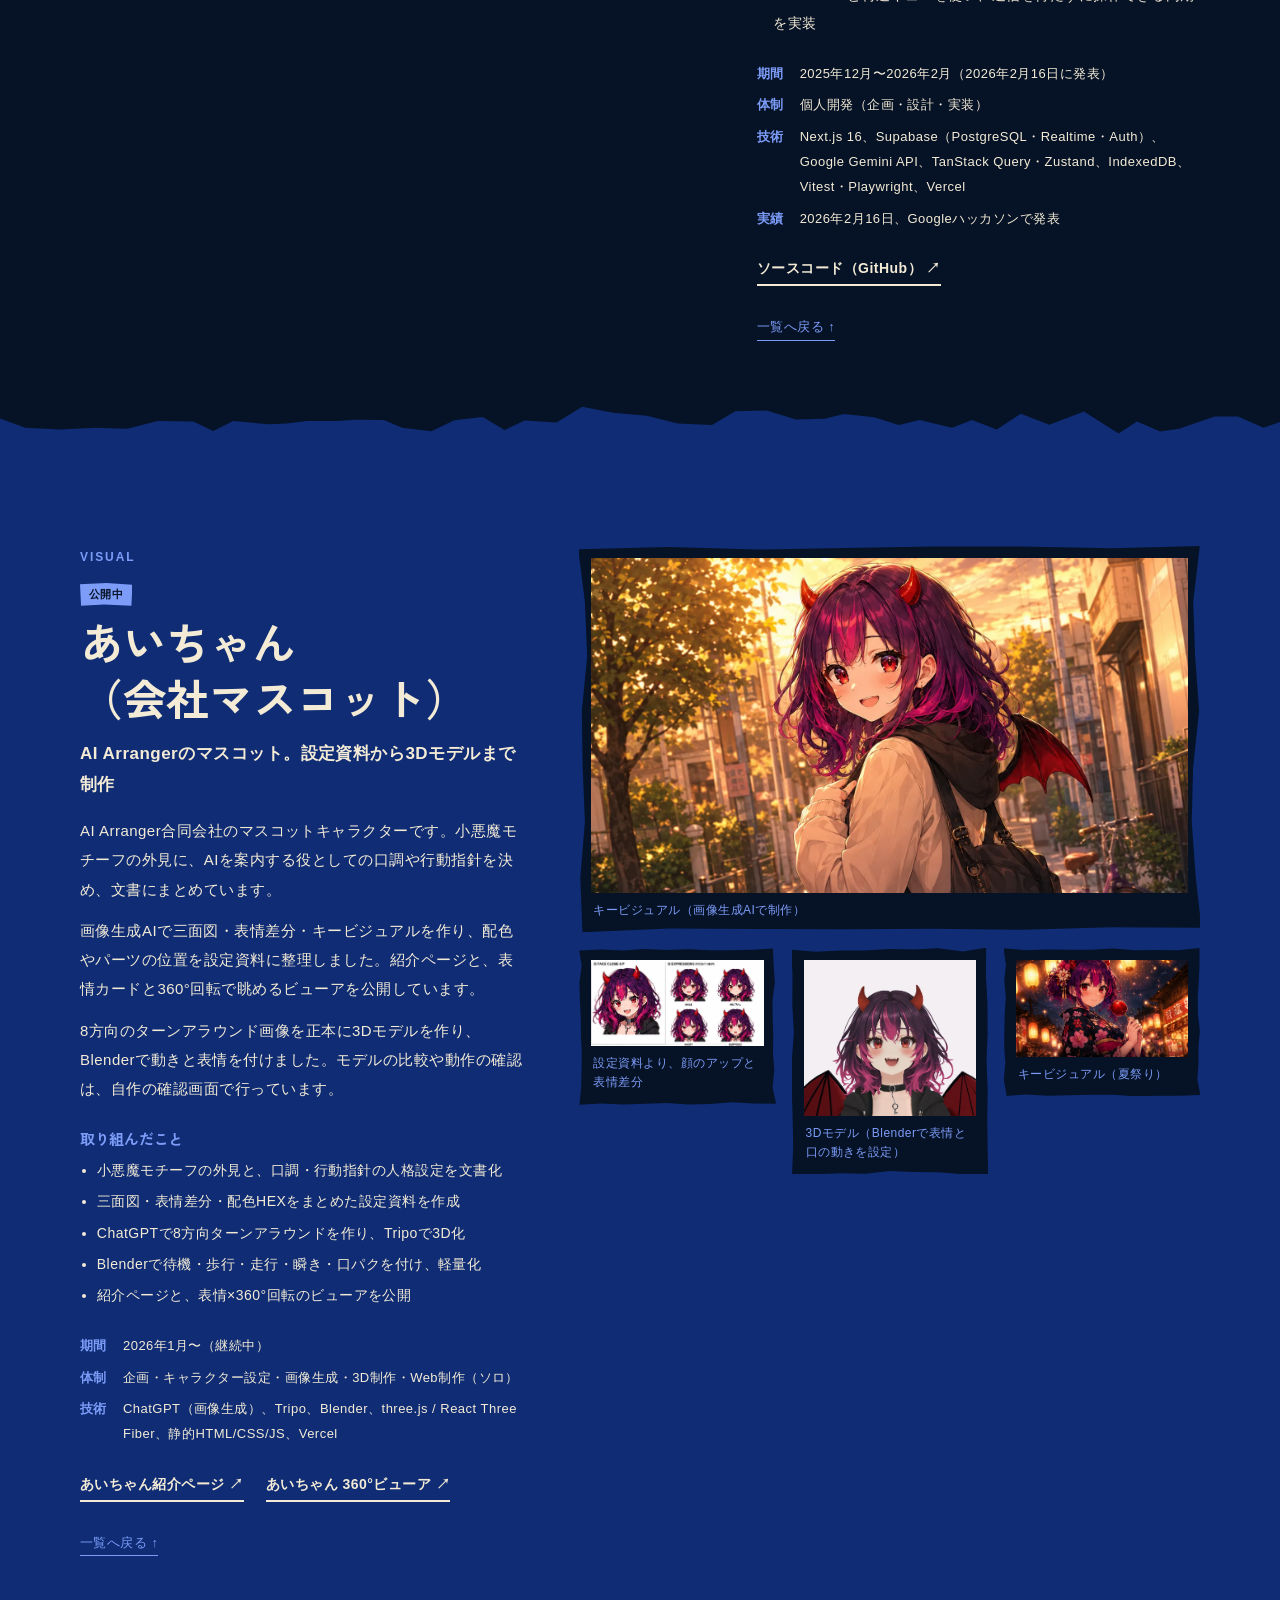
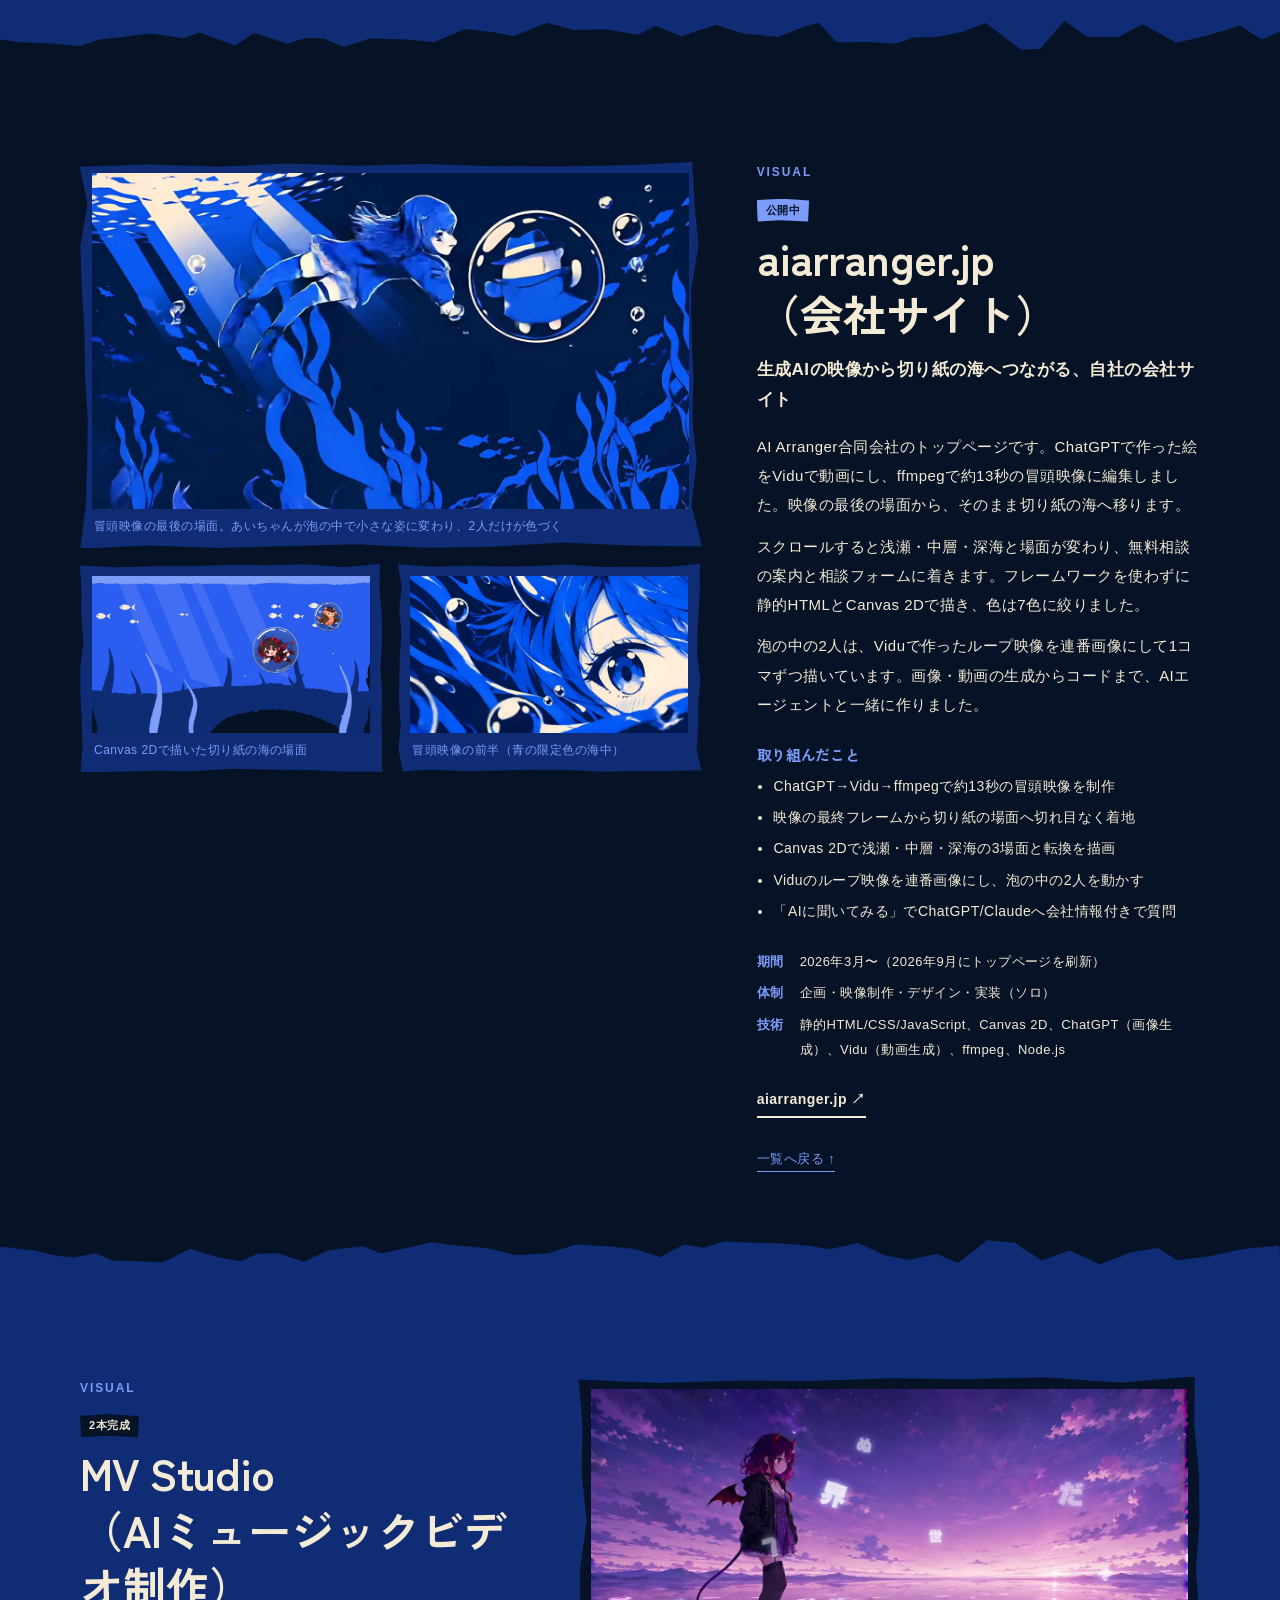
<file: portfolio/index.html>
<!doctype html>
<html lang="ja" class="sub past">
<head>
<meta charset="utf-8">
<meta name="viewport" content="width=device-width, initial-scale=1">
<title>実績・ポートフォリオ｜AI Arranger合同会社</title>
<meta name="description" content="AI Arranger合同会社の実績。特許出願中の自社プロダクト、ハッカソン作品、キャラクターと映像、勉強会の教材などを、画像と動画で紹介します。">
<meta property="og:type" content="website">
<meta property="og:title" content="実績・ポートフォリオ｜AI Arranger合同会社">
<meta property="og:description" content="AI Arranger合同会社の実績。特許出願中の自社プロダクト、ハッカソン作品、キャラクターと映像、勉強会の教材などを、画像と動画で紹介します。">
<meta property="og:url" content="https://aiarranger.jp/portfolio/">
<meta property="og:image" content="https://aiarranger.jp/assets/og-image.jpg">
<meta name="twitter:card" content="summary_large_image">
<meta name="theme-color" content="#061226">
<link rel="canonical" href="https://aiarranger.jp/portfolio/">
<link rel="preconnect" href="https://fonts.googleapis.com">
<link rel="preconnect" href="https://fonts.gstatic.com" crossorigin>
<link rel="stylesheet" href="https://fonts.googleapis.com/css2?family=Zen+Kaku+Gothic+New:wght@700&display=swap">
<link rel="stylesheet" href="/site.css">
<link rel="stylesheet" href="portfolio.css">
</head>
<body>
<!-- このファイルは tools/build-portfolio.py が portfolio/projects.json から作る。直接は編集しない。共通の部品はサイト直下の site.css -->
<header class="site">
  <a class="logo" href="/" aria-label="AI Arranger トップへ">AI ARRANGER<i aria-hidden="true"></i></a>
  <nav aria-label="メインナビゲーション">
    <a class="nav-link" href="/#experience">経験</a>
    <a href="/portfolio/" aria-current="page">実績</a>
    <a href="/blog/">Dev Log</a>
    <a class="cta" href="/#form">無料相談</a>
  </nav>
</header>

<main id="main">
<section class="page-hero p-hero">
  <div class="deco" aria-hidden="true"><img class="bubble" src="media/deco-bubble-ai.webp" alt="" width="480" height="480"><img class="bubble" src="media/deco-bubble-kiyo.webp" alt="" width="480" height="480"><span class="dots"><i></i><i></i><i></i><i></i><i></i></span></div>
  <div class="wrap">
    <p class="eyebrow">Portfolio</p>
    <h1>作ってきたもの</h1>
    <p class="lead">AIと一緒に、企画・設計・実装から映像づくりまで。自社プロダクト、ハッカソン作品、キャラクターと映像、勉強会の教材を、画像と動画で紹介します。</p>
    <dl class="stats paper paper-ink"><div><dt class="num">2</dt><dd>件／特許出願中</dd></div><div><dt class="num">5<em>+</em></dt><dd>回／ハッカソン出場（Dify 3位ほか）</dd></div><div><dt class="num">100<em>+</em></dt><dd>回／勉強会・研修の開催</dd></div><div><dt class="num">1,100<em>+</em></dt><dd>人／外部向け無料勉強会の参加者</dd></div></dl>
    <nav class="p-jump chips" aria-label="分類へ移動"><a href="#cat-product">自社プロダクト</a><a href="#cat-hackathon">ハッカソン作品</a><a href="#cat-visual">キャラクター・映像・Web</a><a href="#cat-learning">勉強会・教材</a><a href="#cat-lab">AI開発の実験</a></nav>
  </div>
</section>

<section class="sec sec-ultra p-index" id="index" aria-label="実績の一覧">
  <div class="wave wave-1" aria-hidden="true"></div>
  <div class="wrap"><div class="p-cat" id="cat-product"><p class="eyebrow">01 — product</p><h2>自社プロダクト</h2><p class="cat-lead">特許出願中のものを含め、自社で企画・開発しているプロダクトです。</p><div class="p-grid"><a class="p-card paper paper-ink cut-a" href="#punching"><div class="thumb cut-c"><img src="media/punching-thumb.webp" alt="" loading="lazy" decoding="async"></div><div class="body"><div class="badges chips"><span class="badge">開発中</span><span class="badge patent">特許出願中（特願2026-091660）</span></div><h3>Punching Arranger（Fishing-Fitness）</h3><p>好きな曲に合わせて体を動かすと、釣りが進むフィットネス音楽ゲーム</p></div></a><a class="p-card paper paper-ink cut-b" href="#btcfx"><div class="thumb cut-d"><img src="media/btcfx-thumb.webp" alt="" loading="lazy" decoding="async"></div><div class="body"><div class="badges chips"><span class="badge live">試運転中</span><span class="badge">開発中</span></div><h3>BTC FX 自動売買ボット</h3><p>費用込みのバックテストと安全装置を備えた、暗号資産の自動売買ボット</p></div></a><a class="p-card paper paper-ink cut-c" href="#ovatee"><div class="thumb cut-e"><img src="media/ovatee-thumb.webp" alt="" loading="lazy" decoding="async"></div><div class="body"><div class="badges chips"><span class="badge live">Web版 公開中</span><span class="badge">開発中</span></div><h3>Ovatee（開発コード名 Encore）</h3><p>聞き手の拍手を集め、いちばん反応が集まった瞬間を発表者に返す発表支援サービス</p></div></a><a class="p-card paper paper-ink cut-d" href="#image-arranger"><div class="thumb cut-f"><img src="media/image-arranger-thumb.webp" alt="" loading="lazy" decoding="async"></div><div class="body"><div class="badges chips"><span class="badge live">公開中</span><span class="badge">OSS公開中</span></div><h3>Image-Arrangrer（image-arranger）</h3><p>AI画像・動画生成のプロンプトと素材依頼をまとめて管理するOSS</p></div></a></div></div><div class="p-cat" id="cat-hackathon"><p class="eyebrow">02 — hackathon</p><h2>ハッカソン作品</h2><p class="cat-lead">限られた期間で、企画から公開まで仕上げた作品です。</p><div class="p-grid"><a class="p-card paper paper-ink cut-e" href="#mogi"><div class="thumb cut-a"><img src="media/mogi-thumb.webp" alt="" loading="lazy" decoding="async"></div><div class="body"><div class="badges chips"><span class="badge">ハッカソン作品</span><span class="badge patent">特許出願中（特願2026-049424）</span></div><h3>MOGI（Meeting Overlay for Group Intelligence）</h3><p>会議の発言を議事カードにし、AIペルソナの合議でGO/HOLD/NOを示す会議支援AI</p></div></a><a class="p-card paper paper-ink cut-f" href="#whytrade"><div class="thumb cut-b"><img src="media/whytrade-thumb.webp" alt="" loading="lazy" decoding="async"></div><div class="body"><div class="badges chips"><span class="badge">ハッカソン作品</span></div><h3>WhyTrade JP</h3><p>8つの質問から投資観を整理し、合う戦略の過去の売買を再生する日本株シミュレーター</p></div></a><a class="p-card paper paper-ink cut-a" href="#mitsdake"><div class="thumb cut-c"><img src="media/mitsdake-thumb.webp" alt="" loading="lazy" decoding="async"></div><div class="body"><div class="badges chips"><span class="badge">ハッカソン作品</span></div><h3>MITSDAKE（3つだけ）</h3><p>雑なメモからAIが、今やる3つのタスクと「最初の一手」を示すアプリ</p></div></a></div></div><div class="p-cat" id="cat-visual"><p class="eyebrow">03 — visual</p><h2>キャラクター・映像・Web</h2><p class="cat-lead">生成AIで作ったキャラクター、映像、サイトです。</p><div class="p-grid"><a class="p-card paper paper-ink cut-b" href="#aichan"><div class="thumb cut-d"><img src="media/aichan-thumb.webp" alt="" loading="lazy" decoding="async"></div><div class="body"><div class="badges chips"><span class="badge live">公開中</span></div><h3>あいちゃん（会社マスコット）</h3><p>AI Arrangerのマスコット。設定資料から3Dモデルまで制作</p></div></a><a class="p-card paper paper-ink cut-c" href="#site"><div class="thumb cut-e"><img src="media/site-thumb.webp" alt="" loading="lazy" decoding="async"></div><div class="body"><div class="badges chips"><span class="badge live">公開中</span></div><h3>aiarranger.jp（会社サイト）</h3><p>生成AIの映像から切り紙の海へつながる、自社の会社サイト</p></div></a><a class="p-card paper paper-ink cut-d" href="#mv"><div class="thumb cut-f"><img src="media/mv-thumb.webp" alt="" loading="lazy" decoding="async"></div><div class="body"><div class="badges chips"><span class="badge">2本完成</span></div><h3>MV Studio（AIミュージックビデオ制作）</h3><p>楽曲・画像生成・動画生成・テロップ合成をつないだMV制作の仕組み</p></div></a><a class="p-card paper paper-ink cut-e" href="#aisns"><div class="thumb cut-a"><img src="media/aisns-thumb.webp" alt="" loading="lazy" decoding="async"></div><div class="body"><div class="badges chips"><span class="badge">開発中</span></div><h3>yukiau（灯りの群島）</h3><p>自分のキャラで3Dの島を歩き、住人と話して写真を撮るWeb体験</p></div></a></div></div><div class="p-cat" id="cat-learning"><p class="eyebrow">04 — learning</p><h2>勉強会・教材</h2><p class="cat-lead">顧客向けの勉強会・研修と外部向けの無料勉強会を、合わせて100回以上開いてきました。参加者が手を動かして、公開まで進む形が中心です。</p><div class="p-grid"><a class="p-card paper paper-ink cut-f" href="#study0919"><div class="thumb cut-b"><img src="media/study0919-thumb.webp" alt="" loading="lazy" decoding="async"></div><div class="body"><div class="badges chips"><span class="badge">勉強会教材</span></div><h3>AIオンライン対戦ゲーム制作勉強会（2026/09/19）教材一式</h3><p>6本の対戦ゲームをAIで改造・公開し、スマホで遊び合う勉強会教材</p></div></a><a class="p-card paper paper-ink cut-a" href="#workshops"><div class="thumb cut-c"><span class="thumb-text" aria-hidden="true">外部向け無料勉強会「〜なんてこわくないもん！」</span></div><div class="body"><div class="badges chips"><span class="badge">12回以上開催</span></div><h3>外部向け無料勉強会「〜なんてこわくないもん！」</h3><p>基本情報・データベースからAIゲーム制作まで、2022年から続く外部向けの無料勉強会</p></div></a></div></div><div class="p-cat" id="cat-lab"><p class="eyebrow">05 — Lab</p><h2>AI開発の実験</h2><p class="cat-lead">同じ仕様から、複数のAIに別々に作らせて比べた取り組みです。</p><div class="p-grid"><a class="p-card paper paper-ink cut-b" href="#starfall"><div class="thumb cut-d"><img src="media/starfall-thumb.webp" alt="" loading="lazy" decoding="async"></div><div class="body"><div class="badges chips"><span class="badge">開発中</span></div><h3>星灯りの旅団 / BLABLA</h3><p>同じ仕様からCodexとClaudeが別々に作った、スマホ向け協力アクションRPG</p></div></a></div></div></div>
</section>

<div class="p-details"><article class="sec sec-ink p-item" id="punching"><div class="wave wave-2" aria-hidden="true"></div><div class="wrap grid"><div class="media"><figure class="paper cut-a"><img src="media/punching-1.webp" width="1215" height="734" alt="中央にキャラクター、左右に判定レーン、右に海の釣り場と釣り竿が表示されたプレイ画面。上部に「パーフェクト！」の表示" loading="lazy" decoding="async"><figcaption>プレイ画面。左右のレーンで動作を判定し、右側の釣り場で釣りが進みます</figcaption></figure><div class="row"><figure class="paper cut-b"><img src="media/punching-2.webp" width="557" height="492" alt="水しぶきを上げる大きな魚の影と釣り竿、下部に魚・糸・取り込みの3本のゲージ" loading="lazy" decoding="async"><figcaption>大物とのファイト。魚の体力・糸の張り・取り込みのゲージで進みます</figcaption></figure><figure class="paper cut-c"><img src="media/punching-3.webp" width="557" height="492" alt="光る輪と水しぶきの中で、網に入る魚の取り込み演出" loading="lazy" decoding="async"><figcaption>リズムに合わせて動き切ると、魚を取り込めます</figcaption></figure><figure class="paper cut-d"><img src="media/punching-4.webp" width="1248" height="644" alt="協力プレイの流れ3段階と、P1からP4までの参加枠が並ぶ画面" loading="lazy" decoding="async"><figcaption>最大4人で大物を釣る、ローカル協力プレイの待機画面</figcaption></figure><figure class="paper cut-e"><video src="media/punching-5.mp4" poster="media/punching-5-poster.webp" width="480" height="640" muted loop playsinline preload="none" tabindex="0" aria-label="フード姿のキャラクターが踏み込んでボールを投げる短い動画（押すと再生・一時停止）" data-autoplay></video><figcaption>生成AIで作ったキャラクターの動作素材（ボールを投げるアクション）</figcaption></figure></div></div><div class="text"><p class="eyebrow">product</p><div class="badges chips"><span class="badge">開発中</span><span class="badge patent">特許出願中（特願2026-091660）</span></div><h2>Punching Arranger（Fishing-Fitness）</h2><p class="one">好きな曲に合わせて体を動かすと、釣りが進むフィットネス音楽ゲーム</p><div class="desc"><p>曲に合わせてパンチ・キック・しゃがみなどの動作を入力すると、魚のアタリ、ファイト、取り込みが進みます。1曲ごとに釣果と消費カロリーを記録します。</p><p>入力はキーボード、Joy-Con、Webカメラの姿勢推定に対応しています。曲・譜面・キャラクター・魚・釣り場・アクションは、遊ぶ人が自分用にアレンジできます。</p><p>2026年5月にパンチ型リズムゲームの試作として始め、6月から釣りフィットネスゲームとして作り直しています。開発の経緯は開発日誌で公開しています。</p></div><h3>取り組んだこと</h3><ul class="points"><li>曲ごとに かんたん・ふつう・むずかしい の譜面を自動生成</li><li>Webカメラの姿勢推定（MediaPipe）で身体の動きを判定</li><li>Joy-Con（WebHID）とキーボードでも遊べる入力設計</li><li>釣果・消費カロリー・体重の記録を端末内に保存</li><li>魚図鑑、連続で遊べるコース、最大4人の協力プレイ</li></ul><dl class="facts"><dt>期間</dt><dd>2026年5月〜（開発中）</dd><dt>体制</dt><dd>企画・設計・開発（個人開発。AIエージェントを活用）</dd><dt>技術</dt><dd>JavaScript / IndexedDB / MediaPipe Pose / WebHID / WebSocket / Tauri / Playwright（初期試作: React・Cloudflare Workers）</dd><dt>実績</dt><dd>特許出願中（特願2026-091660）。aiarranger.jp で開発日誌を公開中です。</dd></dl><div class="links"><a href="https://aiarranger.jp/blog/punching-arranger/" target="_blank" rel="noopener noreferrer">開発日誌 ↗</a></div><a class="back" href="#index">一覧へ戻る ↑</a></div></div></article><article class="sec sec-ultra p-item" id="btcfx"><div class="wave wave-0" aria-hidden="true"></div><div class="wrap grid"><div class="media"><figure class="paper cut-b"><img src="media/btcfx-1.webp" width="892" height="470" alt="損益率・実現と含み損益・取引件数のカードと、1時間ごとの損益率の推移グラフ" loading="lazy" decoding="async"><figcaption>少額の実資金による試運転の取引概要（ある時点のスナップショットです。成果を保証するものではありません）</figcaption></figure></div><div class="text"><p class="eyebrow">product</p><div class="badges chips"><span class="badge live">試運転中</span><span class="badge">開発中</span></div><h2>BTC FX 自動売買ボット</h2><p class="one">費用込みのバックテストと安全装置を備えた、暗号資産の自動売買ボット</p><div class="desc"><p>暗号資産の無期限先物を対象に、売買ルールを数値の設定表として管理して過去データで検証する研究基盤と、自動売買ボットを一体で開発しています。</p><p>検証では手数料・funding・スリッページを差し引いた後の損益を測り、図表を自動で作ります。ボットには取引停止や建玉上限などの安全装置があり、2026年9月から上限を決めた少額の実資金で試運転しています。</p><p>自社の研究開発で、投資助言や運用サービスではありません。</p></div><h3>取り組んだこと</h3><ul class="points"><li>売買ルールを数値パラメータの設定表で管理</li><li>手数料・funding・スリッページ込みのバックテスト</li><li>本番・テストネット・シミュレータを切り替える取引所接続</li><li>注文状態の管理、約定台帳、取引停止、建玉上限の安全装置</li><li>AIエージェントが実装し、別のAIがレビューする開発体制</li></ul><dl class="facts"><dt>期間</dt><dd>2026年7月〜（開発中）</dd><dt>体制</dt><dd>企画・設計・開発（個人開発。AIエージェントを活用）</dd><dt>技術</dt><dd>Python / freqtrade / scipy / matplotlib / 取引所API / GitHub Actions</dd><dt>実績</dt><dd>2026年9月から、上限を決めた少額の実資金で試運転中です。</dd></dl><a class="back" href="#index">一覧へ戻る ↑</a></div></div></article><article class="sec sec-ink p-item" id="ovatee"><div class="wave wave-1" aria-hidden="true"></div><div class="wrap grid"><div class="media"><figure class="paper cut-c"><video src="media/ovatee-1.mp4" poster="media/ovatee-1-poster.webp" width="1280" height="720" muted loop playsinline preload="none" tabindex="0" aria-label="スマホを振って拍手を送る画面、会場スクリーンの表示、発表後に最も反応が集まった時間帯を示す画面が順に映るコンセプト動画（押すと再生・一時停止）" data-autoplay></video><figcaption>コンセプト動画（開発初期のUIモック）：振って拍手→投影画面の演出→最も反応が集まった瞬間</figcaption></figure><div class="row"><figure class="paper cut-d"><img src="media/ovatee-2.webp" width="603" height="1311" alt="Ovateeのロゴと「Applause you can feel.」の文字、天使と小悪魔のキャラクターが並ぶiPhoneアプリのはじめの画面" loading="lazy" decoding="async"><figcaption>iPhoneアプリのはじめの画面（開発中）</figcaption></figure><figure class="paper cut-e"><img src="media/ovatee-3.webp" width="603" height="1311" alt="StackChanと接続済みの表示、7種類の表情ボタン、Wave・Bow・Confetti・Petの送信ボタンが並ぶiPhoneアプリの画面" loading="lazy" decoding="async"><figcaption>iPhoneアプリからStackChanの表情や動きを操作する画面（開発中）</figcaption></figure></div></div><div class="text"><p class="eyebrow">product</p><div class="badges chips"><span class="badge live">Web版 公開中</span><span class="badge">開発中</span></div><h2>Ovatee（開発コード名 Encore）</h2><p class="one">聞き手の拍手を集め、いちばん反応が集まった瞬間を発表者に返す発表支援サービス</p><div class="desc"><p>勉強会やLT、社内発表のための発表支援サービスです。聞き手はアプリもアカウントも不要で、QRからブラウザで参加し、端末を振るかタップして拍手などの反応を送ります。</p><p>反応は投影画面に短い演出で表示され、発表後には最も反応が集まった10秒（Most Reacted Moment）を発表者に返します。採点やランキングではなく、発表してよかったと思える体験を目指しています。</p><p>発表者はWebで資料の取り込みと進行を行い、開発中のiPhoneアプリで手元操作や触覚、結果の確認ができます。演台のStackChanがBLEでつながり、会場の反応を表情や動きで伝えます。</p></div><h3>取り組んだこと</h3><ul class="points"><li>QRから参加し、振る・タップの2通りで反応を送れる参加者Web</li><li>反応を集計し、最も反応が集まった10秒を発表者に返す</li><li>PDF・HTML資料の取り込みと、操作画面・投影画面の分離</li><li>SwiftUIのiPhoneアプリで手元操作・触覚・結果表示</li><li>StackChanとBLEで連携し、表情・音・首振りで反応を演出</li></ul><dl class="facts"><dt>期間</dt><dd>2026年8月〜（開発中）</dd><dt>体制</dt><dd>個人開発（企画・設計・Web／iOS／デバイス実装）</dd><dt>技術</dt><dd>React 19＋Vite／Cloudflare Workers・Durable Objects・D1・R2／SwiftUI（iOS）／M5Stack CoreS3＋MicroPython（StackChan）／Remotion</dd></dl><div class="links"><a href="https://ovatee.aiarranger.jp" target="_blank" rel="noopener noreferrer">Ovatee（Web） ↗</a></div><a class="back" href="#index">一覧へ戻る ↑</a></div></div></article><article class="sec sec-ultra p-item" id="image-arranger"><div class="wave wave-2" aria-hidden="true"></div><div class="wrap grid"><div class="media"><figure class="paper cut-d"><img src="media/image-arranger-1.webp" width="1600" height="437" alt="素材作成、ベース、画像、動画の順に進み、キューに入った依頼を人間またはエージェントが処理して、採用結果が次の参照に戻るワークフロー図" loading="lazy" decoding="async"><figcaption>制作の流れ：素材作成→ベース→画像→動画→キュー</figcaption></figure><div class="row"><figure class="paper cut-e"><img src="media/image-arranger-2.webp" width="760" height="382" alt="角のあるキャラクターの顔のアップと、笑顔・通常・怒り・驚きの4つの表情" loading="lazy" decoding="async"><figcaption>サンプルとして同梱しているキャラクター設定資料（顔と表情の部分）</figcaption></figure><figure class="paper cut-f"><img src="media/image-arranger-3.webp" width="1600" height="480" alt="Aの形のアイコンと「Image-Arrangrer」の文字を横に並べたロゴ" loading="lazy" decoding="async"><figcaption>Image-Arrangrerのロゴ</figcaption></figure></div></div><div class="text"><p class="eyebrow">product</p><div class="badges chips"><span class="badge live">公開中</span><span class="badge">OSS公開中</span></div><h2>Image-Arrangrer（image-arranger）</h2><p class="one">AI画像・動画生成のプロンプトと素材依頼をまとめて管理するOSS</p><div class="desc"><p>AI画像・動画生成の試行、プロンプト、参照画像、生成物、採用状態をまとめて管理する、ローカルで動くツールです。MITライセンスのOSSとして公開しています。</p><p>ツール自身は生成を行いません。依頼をJSONファイルとして書き出し、人間またはコーディングエージェントが各生成サービスの通常の画面で処理します。特定のサービスに縛られない設計です。</p><p>キャラクター素材キット、パーツ別の参照管理、動画の開始・終了フレーム指定、ギャラリー、背景透過に対応しています。ランタイム依存なしのNode.jsで動きます。</p></div><h3>取り組んだこと</h3><ul class="points"><li>依頼をJSONで書き出す、生成サービスに依存しない設計</li><li>採用した画像を、次の生成の参照として引き継げる</li><li>PNGに残った生成情報から、プロンプトを自動入力</li><li>クロマキーとAIマットを切り替えて背景を透過</li><li>ランタイム依存0のNode.js製、MITライセンスで公開</li></ul><dl class="facts"><dt>期間</dt><dd>2026年6月〜7月</dd><dt>体制</dt><dd>企画・設計・開発（1人）</dd><dt>技術</dt><dd>Node.js 20+（ランタイム依存なし）/ Vanilla JS / Chrome連携（通常プロファイル・拡張機能）・rembg（任意）</dd></dl><div class="links"><a href="https://aiarranger.jp/image-arranger/" target="_blank" rel="noopener noreferrer">ランディングページ ↗</a><a href="https://github.com/aiarranger/image-arranger" target="_blank" rel="noopener noreferrer">GitHub（MIT） ↗</a></div><a class="back" href="#index">一覧へ戻る ↑</a></div></div></article><article class="sec sec-ink p-item" id="mogi"><div class="wave wave-0" aria-hidden="true"></div><div class="wrap grid"><div class="media"><figure class="paper cut-e"><video src="media/mogi-1.mp4" poster="media/mogi-1-poster.webp" width="1280" height="559" muted loop playsinline preload="none" tabindex="0" aria-label="英語のデモ会議で、決定・課題・タスクの議事カードと話者別のトランスクリプトが並ぶMOGIの画面（押すと再生・一時停止）" data-autoplay></video><figcaption>会議の発言から議事カードが作られ、決定カードにGO判定が付く様子（デモ動画より）</figcaption></figure><div class="row"><figure class="paper cut-f"><video src="media/mogi-2.mp4" poster="media/mogi-2-poster.webp" width="830" height="800" muted loop playsinline preload="none" tabindex="0" aria-label="共感・技術・リスク担当の3体のペルソナがGOとNOを投票し、最終判定GOと合意点・未解決の論点が表示された画面（押すと再生・一時停止）" data-autoplay></video><figcaption>3体のペルソナの投票と最終判定、合意点・未解決の論点のまとめ</figcaption></figure><figure class="paper cut-a"><img src="media/mogi-3.webp" width="1536" height="760" alt="音声入力からAmazon Transcribe、Amazon Bedrock（Nova）、議事カードを経て、3体のペルソナがGO/NO/HOLDを判定するまでの構成図" loading="lazy" decoding="async"><figcaption>処理の流れ：音声入力→文字起こし→Novaで分類→議事カード→ペルソナによる判定</figcaption></figure><figure class="paper cut-b"><img src="media/mogi-4.webp" width="850" height="670" alt="議長役・共感役・技術役のペルソナが、提案について英語で意見を交わすチャット画面" loading="lazy" decoding="async"><figcaption>議長・共感・技術など、立場の違うペルソナによる審議チャット</figcaption></figure></div></div><div class="text"><p class="eyebrow">hackathon</p><div class="badges chips"><span class="badge">ハッカソン作品</span><span class="badge patent">特許出願中（特願2026-049424）</span></div><h2>MOGI（Meeting Overlay for Group Intelligence）</h2><p class="one">会議の発言を議事カードにし、AIペルソナの合議でGO/HOLD/NOを示す会議支援AI</p><div class="desc"><p>会議の音声をリアルタイムで文字起こしし、発言を「決定」「課題」「タスク」などの議事カードに自動で分類します。担当者と期限のあるタスクも、会議の進行に合わせてまとまります。</p><p>提案や決定のカードには、役割やリスクの考え方が異なる複数のAIペルソナが審議・投票し、GO/HOLD/NOと賛成に変わる条件を示します。全員がうなずいただけの「偽りの合意」を会議中に見えるようにするのが狙いです。</p><p>Amazon Nova AI Hackathon（Devpost）向けに、AWSのサーバーレス構成で個人開発しました。ペルソナは現代アニメ風と戦国武将風の2チーム・計10体を切り替えられます。</p></div><h3>取り組んだこと</h3><ul class="points"><li>発言を分類し、決定・課題・タスクの議事カードを自動生成</li><li>話題ごとに発言をまとめ、内容が固まってからカードを確定</li><li>複数ペルソナが討論・投票し、GO/HOLD/NOと理由を表示</li><li>埋め込みとルールを併用し、実行ごとのカード数のぶれを抑制</li><li>AWSのサーバーレス構成一式をCDKで構築</li></ul><dl class="facts"><dt>期間</dt><dd>2026年1月〜3月</dd><dt>体制</dt><dd>個人開発（企画・設計・実装・デモ動画）</dd><dt>技術</dt><dd>TypeScript／Amazon Bedrock（Nova Pro・Nova Lite・Titan Embeddings）／Amazon Transcribe／Chime SDK／Lambda・DynamoDB・SQS／API Gateway（WebSocket）／CDK／Next.js</dd><dt>実績</dt><dd>Amazon Nova AI Hackathon（Devpost）へ2026年3月に投稿／特許出願中（特願2026-049424）</dd></dl><div class="links"><a href="https://devpost.com/software/mogi-meeting-overlay-for-group-intelligence" target="_blank" rel="noopener noreferrer">Devpost（ハッカソン投稿ページ） ↗</a><a href="https://www.youtube.com/watch?v=OB_KVw2J14k" target="_blank" rel="noopener noreferrer">デモ動画（YouTube） ↗</a></div><a class="back" href="#index">一覧へ戻る ↑</a></div></div></article><article class="sec sec-ultra p-item" id="whytrade"><div class="wave wave-1" aria-hidden="true"></div><div class="wrap grid"><div class="media"><figure class="paper cut-f"><img src="media/whytrade-1.webp" width="1272" height="716" alt="WhyTrade JPのトップページ。「オレたちは、雰囲気で株をやっている。」の見出しとキャラクター、診断・戦略・タイムマシンなどのメニュー" loading="lazy" decoding="async"><figcaption>トップページ</figcaption></figure><div class="row"><figure class="paper cut-a"><img src="media/whytrade-2.webp" width="1600" height="900" alt="「気になっていた株が、3日で15%上がりました。あなたなら？」という質問と、AとBの2つの答えのカード" loading="lazy" decoding="async"><figcaption>8つの質問には、二択のカードで答えます</figcaption></figure><figure class="paper cut-b"><img src="media/whytrade-3.webp" width="1150" height="806" alt="あなたに合う戦略ランキング画面。相性の高い3つの戦略と、それぞれの資産推移の小さなグラフ" loading="lazy" decoding="async"><figcaption>回答に近い順に12戦略を並べ、上位3件を表示</figcaption></figure><figure class="paper cut-c"><img src="media/whytrade-4.webp" width="1200" height="630" alt="WhyTrade JPのロゴと「8つの答えで、投資観が見えてくる。」の文字、星図と右上がりの線の絵" loading="lazy" decoding="async"><figcaption>診断結果の共有用画像</figcaption></figure></div></div><div class="text"><p class="eyebrow">hackathon</p><div class="badges chips"><span class="badge">ハッカソン作品</span></div><h2>WhyTrade JP</h2><p class="one">8つの質問から投資観を整理し、合う戦略の過去の売買を再生する日本株シミュレーター</p><div class="desc"><p>8つの質問への回答から利用者の投資観を整理し、事前に検証した12の戦略から相性のよいものを最大3件提示する、日本株のシミュレーションサービスです。</p><p>選んだ戦略が過去2年間にいつ買い、いつ売り、資産がどう動いたかを「タイムマシン」で再生できます。検証は前半8年でルールを固定し、後半2年へ一度だけ当てはめる手順で行いました。</p><p>AIAU Craft Day（3日間でアプリ・サービスをローンチするハッカソン）の提出作品です。実際の発注機能はなく、投資助言や将来の利益を保証するものではありません。</p></div><h3>取り組んだこと</h3><ul class="points"><li>同じ入力なら誰が実行しても同じ結果になる損益計算機をPythonで作成</li><li>前半8年でルールを固定し、後半2年に一度だけ当てはめる検証手順を設計</li><li>Devinなど複数のAIに、計算と実装をIssue単位で割り振って並行実行</li><li>マイナスになった戦略も削除せず、同じ基準で画面と記録に残す</li><li>データベースへはWorker経由でのみ接続し、ブラウザに管理権限を渡さない構成</li></ul><dl class="facts"><dt>期間</dt><dd>2026年7月〜8月（2026年8月に提出）</dd><dt>体制</dt><dd>3人チームで出場。企画と損益計算機を中心に担当し、AIへの作業の割り振りと進行管理も行いました。</dd><dt>技術</dt><dd>Next.js・React・Three.js、Cloudflare Workers（Hono・Durable Objects）・R2、Supabase、Python（pandas・NumPy）、J-Quants API、Devin・Claude・Codex</dd><dt>実績</dt><dd>AIAU Craft Day「3日間でアプリ・サービスをローンチせよ！」に3人チームで出場し、作品を提出</dd></dl><div class="links"><a href="https://github.com/kiyogon/whytrade-jp-showcase" target="_blank" rel="noopener noreferrer">紹介ページ（GitHub） ↗</a><a href="https://youtu.be/1QIPV3vGaW8" target="_blank" rel="noopener noreferrer">紹介動画（YouTube） ↗</a></div><a class="back" href="#index">一覧へ戻る ↑</a></div></div></article><article class="sec sec-ink p-item" id="mitsdake"><div class="wave wave-2" aria-hidden="true"></div><div class="wrap grid"><div class="media"><figure class="paper cut-a"><img src="media/mitsdake-1.webp" width="1600" height="878" alt="左に雑メモ欄、右に「今やる3つだけ」のタスクが3件並ぶメイン画面" loading="lazy" decoding="async"><figcaption>雑メモ欄と「今やる3つだけ」が並ぶメイン画面</figcaption></figure><div class="row"><figure class="paper cut-b"><video src="media/mitsdake-2.mp4" poster="media/mitsdake-2-poster.webp" width="1280" height="720" muted loop playsinline preload="none" tabindex="0" aria-label="「3つだけを更新しました」の通知のあと、1件目のタスクの「集中する」を押し、「これだけやれ」と次の一手を大きく表示する集中モードに切り替わるデモ動画（押すと再生・一時停止）" data-autoplay></video><figcaption>3つだけを更新し、集中モードへ</figcaption></figure><figure class="paper cut-c"><img src="media/mitsdake-3.webp" width="400" height="160" alt="「3つだけ」の文字にメモ帳ときのこを組み合わせたロゴ" loading="lazy" decoding="async"><figcaption>アプリのロゴ</figcaption></figure></div></div><div class="text"><p class="eyebrow">hackathon</p><div class="badges chips"><span class="badge">ハッカソン作品</span></div><h2>MITSDAKE（3つだけ）</h2><p class="one">雑なメモからAIが、今やる3つのタスクと「最初の一手」を示すアプリ</p><div class="desc"><p>複数の案件を並行して進める個人向けのタスク推進アプリです。雑に書いたメモをAIが「やること」と「ノート」に仕分け、今やるべき3つだけを選んで示します。</p><p>各タスクには「最初の一手」を添え、着手のハードルを下げます。優先度の根拠は6つの観点のレーダーチャートで確認でき、集中モードでは完了・保留・待ちをスワイプで処理できます。</p><p>2026年2月16日にGoogleハッカソンで発表した作品です。開発用とは別に、提出用の公開リポジトリを整理しました。</p></div><h3>取り組んだこと</h3><ul class="points"><li>Gemini APIで、雑メモを「やること」と「ノート」に自動で仕分け</li><li>期限や影響度など6つの観点で採点し、今やる3つを選ぶ仕組み</li><li>各タスクに「最初の一手」を生成し、集中モードでは1つだけを大きく表示</li><li>案件タグで、やることとノートの表示を一度に切り替える画面設計</li><li>IndexedDBと再送キューを使い、通信を待たずに操作できる同期を実装</li></ul><dl class="facts"><dt>期間</dt><dd>2025年12月〜2026年2月（2026年2月16日に発表）</dd><dt>体制</dt><dd>個人開発（企画・設計・実装）</dd><dt>技術</dt><dd>Next.js 16、Supabase（PostgreSQL・Realtime・Auth）、Google Gemini API、TanStack Query・Zustand、IndexedDB、Vitest・Playwright、Vercel</dd><dt>実績</dt><dd>2026年2月16日、Googleハッカソンで発表</dd></dl><div class="links"><a href="https://github.com/kiyogon/mitsdake-hackathon" target="_blank" rel="noopener noreferrer">ソースコード（GitHub） ↗</a></div><a class="back" href="#index">一覧へ戻る ↑</a></div></div></article><article class="sec sec-ultra p-item" id="aichan"><div class="wave wave-0" aria-hidden="true"></div><div class="wrap grid"><div class="media"><figure class="paper cut-b"><img src="media/aichan-1.webp" width="1448" height="814" alt="夕暮れの街で振り返って笑うあいちゃん" loading="lazy" decoding="async"><figcaption>キービジュアル（画像生成AIで制作）</figcaption></figure><div class="row"><figure class="paper cut-c"><img src="media/aichan-2.webp" width="765" height="382" alt="あいちゃんの顔のアップと4種類の表情" loading="lazy" decoding="async"><figcaption>設定資料より、顔のアップと表情差分</figcaption></figure><figure class="paper cut-d"><img src="media/aichan-3.webp" width="850" height="769" alt="3Dモデルのあいちゃんが笑っている顔" loading="lazy" decoding="async"><figcaption>3Dモデル（Blenderで表情と口の動きを設定）</figcaption></figure><figure class="paper cut-e"><img src="media/aichan-4.webp" width="1460" height="821" alt="浴衣姿でりんご飴を持つあいちゃん" loading="lazy" decoding="async"><figcaption>キービジュアル（夏祭り）</figcaption></figure></div></div><div class="text"><p class="eyebrow">visual</p><div class="badges chips"><span class="badge live">公開中</span></div><h2>あいちゃん（会社マスコット）</h2><p class="one">AI Arrangerのマスコット。設定資料から3Dモデルまで制作</p><div class="desc"><p>AI Arranger合同会社のマスコットキャラクターです。小悪魔モチーフの外見に、AIを案内する役としての口調や行動指針を決め、文書にまとめています。</p><p>画像生成AIで三面図・表情差分・キービジュアルを作り、配色やパーツの位置を設定資料に整理しました。紹介ページと、表情カードと360°回転で眺めるビューアを公開しています。</p><p>8方向のターンアラウンド画像を正本に3Dモデルを作り、Blenderで動きと表情を付けました。モデルの比較や動作の確認は、自作の確認画面で行っています。</p></div><h3>取り組んだこと</h3><ul class="points"><li>小悪魔モチーフの外見と、口調・行動指針の人格設定を文書化</li><li>三面図・表情差分・配色HEXをまとめた設定資料を作成</li><li>ChatGPTで8方向ターンアラウンドを作り、Tripoで3D化</li><li>Blenderで待機・歩行・走行・瞬き・口パクを付け、軽量化</li><li>紹介ページと、表情×360°回転のビューアを公開</li></ul><dl class="facts"><dt>期間</dt><dd>2026年1月〜（継続中）</dd><dt>体制</dt><dd>企画・キャラクター設定・画像生成・3D制作・Web制作（ソロ）</dd><dt>技術</dt><dd>ChatGPT（画像生成）、Tripo、Blender、three.js / React Three Fiber、静的HTML/CSS/JS、Vercel</dd></dl><div class="links"><a href="https://aichan-arranger.vercel.app/" target="_blank" rel="noopener noreferrer">あいちゃん紹介ページ ↗</a><a href="https://aichan-peach.vercel.app/" target="_blank" rel="noopener noreferrer">あいちゃん 360°ビューア ↗</a></div><a class="back" href="#index">一覧へ戻る ↑</a></div></div></article><article class="sec sec-ink p-item" id="site"><div class="wave wave-1" aria-hidden="true"></div><div class="wrap grid"><div class="media"><figure class="paper cut-c"><video src="media/site-1.mp4" poster="media/site-1-poster.webp" width="1280" height="720" muted loop playsinline preload="none" tabindex="0" aria-label="青い海の中で泡に入った2人のキャラクターが色づく映像（押すと再生・一時停止）" data-autoplay></video><figcaption>冒頭映像の最後の場面。あいちゃんが泡の中で小さな姿に変わり、2人だけが色づく</figcaption></figure><div class="row"><figure class="paper cut-d"><img src="media/site-2.webp" width="1600" height="900" alt="切り紙風の青い海に、泡に入ったあいちゃんときよごんが浮かぶ" loading="lazy" decoding="async"><figcaption>Canvas 2Dで描いた切り紙の海の場面</figcaption></figure><figure class="paper cut-e"><video src="media/site-3.mp4" poster="media/site-3-poster.webp" width="1280" height="720" muted loop playsinline preload="none" tabindex="0" aria-label="青一色の海中で、目のアップから魚の群れへ移る映像（押すと再生・一時停止）" data-autoplay></video><figcaption>冒頭映像の前半（青の限定色の海中）</figcaption></figure></div></div><div class="text"><p class="eyebrow">visual</p><div class="badges chips"><span class="badge live">公開中</span></div><h2>aiarranger.jp（会社サイト）</h2><p class="one">生成AIの映像から切り紙の海へつながる、自社の会社サイト</p><div class="desc"><p>AI Arranger合同会社のトップページです。ChatGPTで作った絵をViduで動画にし、ffmpegで約13秒の冒頭映像に編集しました。映像の最後の場面から、そのまま切り紙の海へ移ります。</p><p>スクロールすると浅瀬・中層・深海と場面が変わり、無料相談の案内と相談フォームに着きます。フレームワークを使わずに静的HTMLとCanvas 2Dで描き、色は7色に絞りました。</p><p>泡の中の2人は、Viduで作ったループ映像を連番画像にして1コマずつ描いています。画像・動画の生成からコードまで、AIエージェントと一緒に作りました。</p></div><h3>取り組んだこと</h3><ul class="points"><li>ChatGPT→Vidu→ffmpegで約13秒の冒頭映像を制作</li><li>映像の最終フレームから切り紙の場面へ切れ目なく着地</li><li>Canvas 2Dで浅瀬・中層・深海の3場面と転換を描画</li><li>Viduのループ映像を連番画像にし、泡の中の2人を動かす</li><li>「AIに聞いてみる」でChatGPT/Claudeへ会社情報付きで質問</li></ul><dl class="facts"><dt>期間</dt><dd>2026年3月〜（2026年9月にトップページを刷新）</dd><dt>体制</dt><dd>企画・映像制作・デザイン・実装（ソロ）</dd><dt>技術</dt><dd>静的HTML/CSS/JavaScript、Canvas 2D、ChatGPT（画像生成）、Vidu（動画生成）、ffmpeg、Node.js</dd></dl><div class="links"><a href="https://aiarranger.jp/" target="_blank" rel="noopener noreferrer">aiarranger.jp ↗</a></div><a class="back" href="#index">一覧へ戻る ↑</a></div></div></article><article class="sec sec-ultra p-item" id="mv"><div class="wave wave-2" aria-hidden="true"></div><div class="wrap grid"><div class="media"><figure class="paper cut-d"><video src="media/mv-1.mp4" poster="media/mv-1-poster.webp" width="1280" height="720" muted loop playsinline preload="none" tabindex="0" aria-label="夕焼けの水面を歩くキャラクターの後ろ姿に、歌詞の文字が舞うMVの一場面（押すと再生・一時停止）" data-autoplay></video><figcaption>『歓喜のデプロイ』より（全34カット・約3分14秒）</figcaption></figure><div class="row"><figure class="paper cut-e"><video src="media/mv-2.mp4" poster="media/mv-2-poster.webp" width="1280" height="720" muted loop playsinline preload="none" tabindex="0" aria-label="キャラクターが白い幕に糸を伸ばし、曲名と歌詞のテロップが動くMVの一場面（押すと再生・一時停止）" data-autoplay></video><figcaption>『バイブコーディング』より（テロップはRemotionで合成）</figcaption></figure><figure class="paper cut-f"><img src="media/mv-3.webp" width="1600" height="900" alt="夕焼けの空を映す水面に立つキャラクターの後ろ姿" loading="lazy" decoding="async"><figcaption>動画化の起点にしたキーフレーム画像</figcaption></figure><figure class="paper cut-a"><img src="media/mv-4.webp" width="1440" height="1000" alt="企画書のまとめ、採点結果、制作を依頼するボタンが並ぶ管理画面" loading="lazy" decoding="async"><figcaption>MV Studioの企画画面（企画のまとめと制作依頼）</figcaption></figure></div></div><div class="text"><p class="eyebrow">visual</p><div class="badges chips"><span class="badge">2本完成</span></div><h2>MV Studio（AIミュージックビデオ制作）</h2><p class="one">楽曲・画像生成・動画生成・テロップ合成をつないだMV制作の仕組み</p><div class="desc"><p>Sunoで作った楽曲と歌詞をもとに、絵コンテ、ChatGPTでのキーフレーム画像生成、Viduでの動画化、Remotionでのテロップ合成までを一続きで進める制作の仕組みです。</p><p>ローカルツール「MV Studio」で、AIが出した3案から企画を選び、進捗の確認、カットごとのレビュー、撮り直しの指示までを管理します。</p><p>これまでに『歓喜のデプロイ』（約3分14秒）と『バイブコーディング』（約2分55秒）の2本をフル尺で完成させました。</p></div><h3>取り組んだこと</h3><ul class="points"><li>企画ではAIが3案を出し、人が1案を選ぶ流れを用意</li><li>制作の状態をファイルで管理し、進捗とカットを画面で確認</li><li>歌詞に合わせて動くテロップをRemotionで合成</li><li>テロップ表現のカタログと、レンダー後の自動検証を整備</li><li>撮り直しの指示書をカットごとに作成</li></ul><dl class="facts"><dt>期間</dt><dd>2026年6月〜7月</dd><dt>体制</dt><dd>個人開発（企画・制作・実装）</dd><dt>技術</dt><dd>Suno、ChatGPT画像生成、Vidu、Remotion、ffmpeg、Node.js</dd><dt>実績</dt><dd>フル尺のMVを2本完成</dd></dl><a class="back" href="#index">一覧へ戻る ↑</a></div></div></article><article class="sec sec-ink p-item" id="aisns"><div class="wave wave-0" aria-hidden="true"></div><div class="wrap grid"><div class="media"><figure class="paper cut-e"><img src="media/aisns-1.webp" width="1543" height="1167" alt="石畳の円形広場の中央にプレイヤーのキャラがいて、歴史上の人物のNPCが周りを走る3D画面" loading="lazy" decoding="async"><figcaption>はじまりの庭。入島するとNPCが出迎えます</figcaption></figure><div class="row"><figure class="paper cut-f"><img src="media/aisns-2.webp" width="941" height="1672" alt="夕焼けの空に浮かぶ島々と手紙の光、広場で手を取り合う2人のキャラクター" loading="lazy" decoding="async"><figcaption>世界観のキービジュアル</figcaption></figure><figure class="paper cut-a"><img src="media/aisns-3.webp" width="1180" height="396" alt="船の甲板で住人のせりふと3つの選択肢が表示された会話画面" loading="lazy" decoding="async"><figcaption>船島で住人と選択式で会話する画面</figcaption></figure><figure class="paper cut-b"><img src="media/aisns-4.webp" width="1280" height="720" alt="円形広場に歴史上の人物など16人のNPCが名前付きで集まる3D画面" loading="lazy" decoding="async"><figcaption>庭に集まった16人のNPC</figcaption></figure></div></div><div class="text"><p class="eyebrow">visual</p><div class="badges chips"><span class="badge">開発中</span></div><h2>yukiau（灯りの群島）</h2><p class="one">自分のキャラで3Dの島を歩き、住人と話して写真を撮るWeb体験</p><div class="desc"><p>自作のキャラ、または用意された汎用キャラで浮島を歩くブラウザ3D体験です。仲間の分身どうしの会話をきっかけに、本人どうしの交流が続く場を目指しています。</p><p>はじまりの庭と4つの島（船・ゲーム・歴史・哲学）を歩き、歴史上の人物などのNPCと選択式で会話できます。操作UIを消した写真の保存にも対応しています。</p><p>Googleログインでキャラと回答を保存・復元でき、スマホではスティック操作で遊べます。現在はテスト環境で動作を確かめながら開発しています。</p></div><h3>取り組んだこと</h3><ul class="points"><li>キャラの3Dモデルやパッケージを持ち込んで歩ける入口を実装</li><li>入島するとNPC16人が走って出迎える演出を追加</li><li>島ごとの住人と選択式で会話し、回答を記録</li><li>Googleログインでキャラと回答を保存・復元</li><li>スマホのスティック移動とスワイプでのカメラ操作に対応</li></ul><dl class="facts"><dt>期間</dt><dd>2026年7月〜（開発中）</dd><dt>体制</dt><dd>個人開発（企画・実装・3Dモデル制作）</dd><dt>技術</dt><dd>Next.js、React Three Fiber / three.js、TypeScript、Cloudflare Pages、Google OAuth、Tripo API＋Blender</dd></dl><div class="links"><a href="https://play-test.aisns-bpp.pages.dev/" target="_blank" rel="noopener noreferrer">yukiau（テスト版） ↗</a></div><a class="back" href="#index">一覧へ戻る ↑</a></div></div></article><article class="sec sec-ultra p-item" id="study0919"><div class="wave wave-1" aria-hidden="true"></div><div class="wrap grid"><div class="media"><figure class="paper cut-f"><video src="media/study0919-1.mp4" poster="media/study0919-1-poster.webp" width="1280" height="800" muted loop playsinline preload="none" tabindex="0" aria-label="4体のキャラクターが3つの門に分かれて、迫ってくる敵から城を守るプレイ映像（押すと再生・一時停止）" data-autoplay></video><figcaption>「まもりの道」協力タワーディフェンスのプレイ画面</figcaption></figure><div class="row"><figure class="paper cut-a"><img src="media/study0919-2.webp" width="1600" height="880" alt="4体のキャラクターの顔が斜めの帯に並び、下に「チーム必殺技！！」と表示された画面" loading="lazy" decoding="async"><figcaption>全員の必殺技がそろうと出る「チーム必殺技」の演出</figcaption></figure><figure class="paper cut-b"><img src="media/study0919-3.webp" width="1480" height="1200" alt="Character Studioの画面。5つの手順と、見本の止まっている絵・動く絵が並んでいる" loading="lazy" decoding="async"><figcaption>Character Studio：画像1枚から、止まっている絵とぷにぷに動く絵を作ります</figcaption></figure><figure class="paper cut-c"><img src="media/study0919-4.webp" width="680" height="580" alt="「この子で遊びます」の見出しの下に、自分で作ったキャラクターと遊び方が表示された開始画面" loading="lazy" decoding="async"><figcaption>作ったキャラクターが、ゲームの開始画面に表示されます</figcaption></figure></div></div><div class="text"><p class="eyebrow">learning</p><div class="badges chips"><span class="badge">勉強会教材</span></div><h2>AIオンライン対戦ゲーム制作勉強会（2026/09/19）教材一式</h2><p class="one">6本の対戦ゲームをAIで改造・公開し、スマホで遊び合う勉強会教材</p><div class="desc"><p>2026年9月19日の勉強会（恵比寿の会場とオンライン）のために作った教材です。参加者は6本の配布ゲームから1本を選び、AIエージェントに日本語で指示して改造します。</p><p>改造した作品は、参加者それぞれのSupabaseとVercelに公開します。PCに出るQRコードをスマホで読めば合流でき、ゲームによって2〜4人で対戦できます。</p><p>Character Studioでは、画像1枚から背景を消して自分のキャラクターを作り、ゲームに登場させられます。配布用には、開発リポジトリから必要なファイルだけを取り出したテンプレートを用意しました。</p></div><h3>取り組んだこと</h3><ul class="points"><li>ルールの異なる対戦ゲーム6本を配布用に制作</li><li>4桁のルームコードとQRで、スマホから合流できる仕組み</li><li>画像1枚から動くキャラを作るCharacter Studio</li><li>参加者ごとにSupabase・Vercelを分けて公開する配布構成</li><li>AIが守る共通ルールと確認コマンドを教材に同梱</li></ul><dl class="facts"><dt>期間</dt><dd>2026年8月〜9月</dd><dt>体制</dt><dd>教材の設計・開発（1人）</dd><dt>技術</dt><dd>Next.js / React / TypeScript / Supabase Realtime / Vercel / Vitest / Playwright</dd></dl><div class="links"><a href="https://20260919study.vercel.app" target="_blank" rel="noopener noreferrer">主催者サイト ↗</a><a href="https://connpass.com/event/403956/" target="_blank" rel="noopener noreferrer">connpass（2026/09/19 開催） ↗</a></div><a class="back" href="#index">一覧へ戻る ↑</a></div></div></article><article class="sec sec-ink p-item no-media" id="workshops"><div class="wave wave-2" aria-hidden="true"></div><div class="wrap grid"><div class="media"></div><div class="text"><p class="eyebrow">learning</p><div class="badges chips"><span class="badge">12回以上開催</span></div><h2>外部向け無料勉強会「〜なんてこわくないもん！」</h2><p class="one">基本情報・データベースからAIゲーム制作まで、2022年から続く外部向けの無料勉強会</p><div class="desc"><p>「〜なんてこわくないもん！」などの名前で、代表が2022年からconnpassで企画・講師を務めてきた外部向けの無料勉強会です。基本情報技術者試験、データベース、AWS、Cursor、Agent Skills、オンライン対戦ゲーム制作と、テーマを広げてきました。</p><p>これまでに12回以上開催し、累計1,100人以上が参加しています。会場とオンラインを組み合わせた形式でも開催しています。このほか2024年8月からは顧客向けの勉強会を月2回以上、新卒向けの研修を2か月半行い、勉強会・研修は合わせて100回以上になります。</p><p>オンライン対戦ゲームの回に向けて、4桁のコードで2人が対戦できるWebプラットフォーム「keidoro」を教材として作りました。ゲームを追加する手順書と配布用スキルも用意しています。</p></div><h3>取り組んだこと</h3><ul class="points"><li>2022年から12回以上開催、累計1,100人以上が参加</li><li>Agent Skills回は、配布スキルでページ公開まで行う実習</li><li>対戦ゲーム教材keidoroを制作し、Web上で公開</li><li>6種のミニゲームで、AI対戦と2人対戦に対応</li><li>ゲームを追加する手順書と配布用スキルを整備</li></ul><dl class="facts"><dt>期間</dt><dd>2022年〜</dd><dt>体制</dt><dd>企画・講師・教材作成</dd><dt>技術</dt><dd>keidoro：Next.js / React / Tailwind CSS / Supabase Realtime / Vercel / Vitest / Playwright</dd><dt>実績</dt><dd>外部向け無料勉強会12回以上・累計参加者1,100人以上。顧客向けの勉強会・研修を含めて100回以上</dd></dl><div class="links"><a href="https://keidoro.vercel.app/" target="_blank" rel="noopener noreferrer">keidoro（対戦ゲーム教材） ↗</a><a href="https://connpass.com/event/381544/" target="_blank" rel="noopener noreferrer">connpass：Agent Skillsなんてこわくないもん！（2026/02/28） ↗</a><a href="https://connpass.com/event/403956/" target="_blank" rel="noopener noreferrer">connpass：オンライン対戦ゲームづくりなんてこわくないもん！（2026/09/19） ↗</a></div><a class="back" href="#index">一覧へ戻る ↑</a></div></div></article><article class="sec sec-ultra p-item" id="starfall"><div class="wave wave-0" aria-hidden="true"></div><div class="wrap grid"><div class="media"><figure class="paper cut-b"><video src="media/starfall-1.mp4" poster="media/starfall-1-poster.webp" width="1080" height="916" muted loop playsinline preload="none" tabindex="0" aria-label="同じ仕様から作った2つのゲームを左右に並べた比較動画。左は4画面の草原での戦闘、右は森でのボス戦（押すと再生・一時停止）" data-autoplay></video><figcaption>左：Claude版の4画面同時プレイ、右：Codex版（いずれも自動操作の録画）</figcaption></figure><div class="row"><figure class="paper cut-c"><img src="media/starfall-2.webp" width="960" height="570" alt="森の小道で主人公と4体の仲間が並ぶゲーム画面。左上に体力と仲間の一覧、上部に目標表示" loading="lazy" decoding="async"><figcaption>Codex版の冒険画面。召喚した仲間と5人で森を進む</figcaption></figure><figure class="paper cut-d"><img src="media/starfall-3.webp" width="1448" height="1086" alt="剣士・弓使い・魔術師・守護者と、猪やキノコ、蟹、鹿、ゴーレムなど敵キャラクター12体のドット絵風コンセプトシート" loading="lazy" decoding="async"><figcaption>4つの職業と敵・ボスのキャラクターコンセプト</figcaption></figure><figure class="paper cut-e"><img src="media/starfall-4.webp" width="1536" height="480" alt="角のある女の子のドット絵キャラクターが、待機と歩行のコマで2段に並んだ一覧" loading="lazy" decoding="async"><figcaption>Pythonのコードで描いたドット絵キャラクターのコマ一覧</figcaption></figure></div></div><div class="text"><p class="eyebrow">Lab</p><div class="badges chips"><span class="badge">開発中</span></div><h2>星灯りの旅団 / BLABLA</h2><p class="one">同じ仕様からCodexとClaudeが別々に作った、スマホ向け協力アクションRPG</p><div class="desc"><p>スマホを横持ちして遊ぶ、見下ろし型の協力アクションRPGです。会員登録やアプリのインストールは不要で、各自のスマホから部屋コード・QR・招待リンクで参加します。</p><p>同じIssue（仕様）をもとに、Codex版（Astra）とClaude版（Fable）を別々に開発し、画面や操作性、機能を比較しました。</p><p>どちらも戦闘判定や進行をサーバー側で確定し、再接続や進行の保存に対応します。キャラクター素材は自作の2D素材ライブラリで管理しています。現在、公開は停止しています。</p></div><h3>取り組んだこと</h3><ul class="points"><li>同じ仕様からCodex版とClaude版を並行開発して比較</li><li>登録不要、部屋コード・QR・招待リンクで参加</li><li>1人でも仲間を召喚し、5人パーティーで冒険（Codex版）</li><li>Cloudflare Durable Objectsでサーバー側判定と保存</li><li>自動テストと、自動操作による通しプレイで動作を確認</li></ul><dl class="facts"><dt>期間</dt><dd>2026年9月〜（開発中）</dd><dt>体制</dt><dd>個人開発（AIエージェントへの実装指示・レビュー）</dd><dt>技術</dt><dd>TypeScript、Phaser 3／Canvas 2D、Vite、Cloudflare Workers＋Durable Objects、Colyseus、Web Audio、Playwright</dd><dt>実績</dt><dd>自動テスト：Codex版61件、Claude版30件。4体の自動操作で全区間の通しプレイを確認（実機スマホ4台での試遊は未実施）</dd></dl><a class="back" href="#index">一覧へ戻る ↑</a></div></div></article></div>

<section class="sec sec-cobalt p-cta">
  <div class="wave wave-2" aria-hidden="true"></div>
  <div class="wrap">
    <p class="eyebrow">30-min free consultation</p>
    <div class="p-cta-title"><h2>作るところから、一緒に。</h2><span class="buddy chibi" aria-hidden="true"><svg class="ring" viewBox="0 0 100 100" aria-hidden="true"><path d="M97.5,50.0 L96.3,56.1 L95.2,62.3 L93.7,68.1 L91.2,73.2 L87.4,78.9 L83.6,83.3 L78.4,86.9 L73.6,90.4 L67.9,93.3 L62.0,94.9 L56.2,96.2 L50.0,96.6 L43.9,96.3 L37.9,94.8 L32.0,93.0 L26.6,90.7 L21.0,87.7 L17.0,83.5 L13.0,78.7 L8.9,73.4 L6.9,68.2 L4.3,62.2 L3.9,56.1 L3.3,50.0 L4.1,43.9 L4.9,37.8 L6.5,32.1 L9.3,26.4 L12.5,21.0 L17.1,16.6 L21.7,12.9 L26.3,8.7 L31.9,7.2 L37.8,4.4 L43.9,3.3 L50.0,2.4 L56.1,3.1 L62.1,3.9 L68.2,6.1 L73.2,9.8 L79.0,12.6 L83.3,16.8 L86.8,21.0 L91.0,26.6 L93.5,32.1 L95.6,37.7 L97.2,43.9 Z M93.1,49.5 L92.4,54.9 L91.9,60.2 L89.7,65.5 L86.9,70.7 L84.5,75.2 L80.4,78.9 L76.4,82.9 L71.9,86.0 L67.0,88.8 L62.0,90.3 L56.4,90.9 L51.0,91.7 L45.5,90.8 L40.2,89.5 L35.1,87.9 L30.1,85.7 L25.1,83.2 L21.7,79.1 L17.6,75.3 L14.6,70.4 L12.6,65.7 L10.2,60.2 L8.9,55.1 L8.5,49.5 L9.4,44.1 L10.9,38.7 L12.4,33.4 L14.6,28.5 L18.0,23.8 L21.6,19.8 L25.7,16.0 L29.7,12.8 L34.8,11.0 L40.3,9.0 L45.4,8.0 L51.0,7.4 L56.5,7.7 L61.9,8.4 L67.1,10.2 L71.9,13.4 L76.7,15.8 L81.1,19.6 L84.4,23.7 L87.8,28.5 L89.6,33.6 L92.1,38.7 L92.6,44.0 Z" fill="#F3EBD6" fill-rule="evenodd"/></svg><img src="media/deco-buddy-chibi.webp" alt=""></span></div>
    <p class="lead">ここにある作品の多くは、AIエージェントと一緒に作っています。自社でも同じように進めたい方は、30分の無料コンサルでご相談ください。</p>
    <div class="actions"><a class="btn primary cut-b" href="/#form">無料相談を申し込む</a><a class="text-link" href="/">トップへ戻る</a></div>
  </div>
</section>
</main>

<footer>
  <div class="wave wave-0" aria-hidden="true"></div>
  <div class="wrap foot">
    <p>AI Arranger合同会社　代表 許田 剛直　埼玉県所沢市</p>
    <p class="foot-links"><a href="https://x.com/aichan_arranger" target="_blank" rel="noopener noreferrer">X @aichan_arranger ↗</a><a href="/portfolio/">実績</a><a href="/blog/">Dev Log ↗</a><a href="/#form">無料相談</a></p>
    <p class="copy">© 2026 AI Arranger合同会社</p>
  </div>
</footer>
<script src="portfolio.js" defer></script>
</body>
</html>
</file>
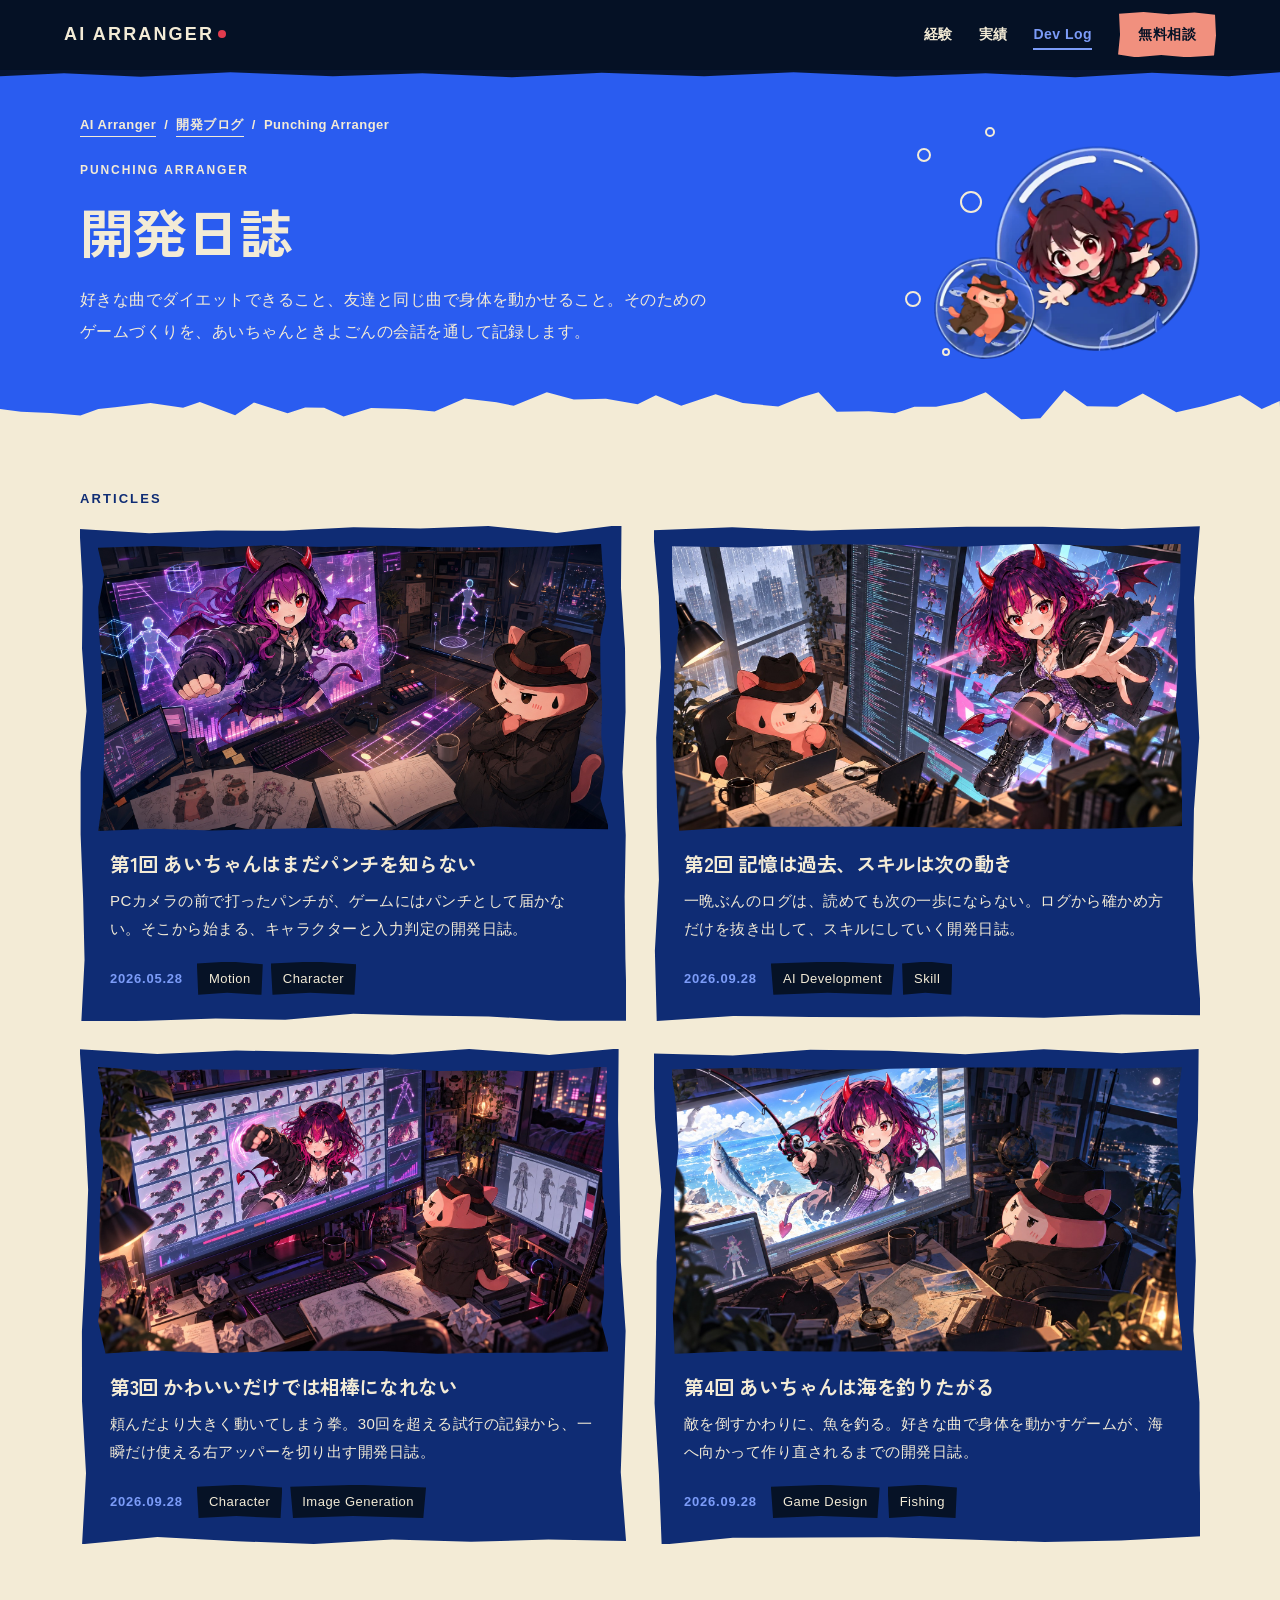
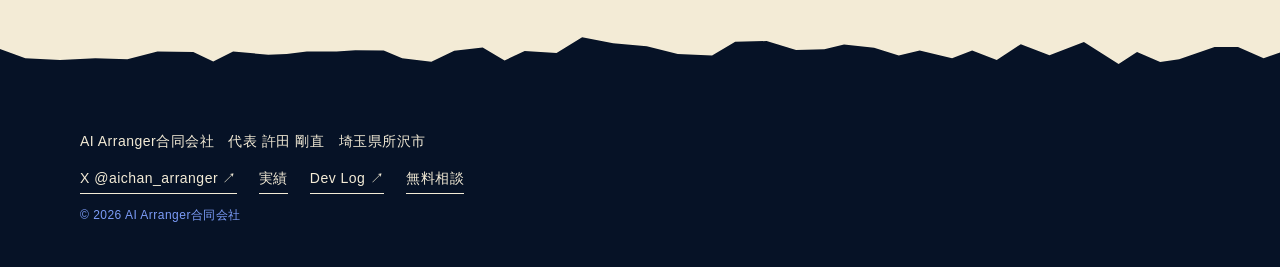
<file: blog/punching-arranger/index.html>
<!DOCTYPE html>
<html lang="ja" class="sub past">
<head>
<meta charset="UTF-8">
<meta name="viewport" content="width=device-width, initial-scale=1.0">
<meta name="theme-color" content="#061226">
<title>Punching Arranger 開発日誌 | AI Arranger合同会社</title>
<meta name="description" content="Punching Arranger の開発日誌。好きな曲で身体を動かすゲームを、AIと一緒に作っていく過程を記録します。">
<meta property="og:type" content="website">
<meta property="og:title" content="Punching Arranger 開発日誌 | AI Arranger合同会社">
<meta property="og:description" content="Punching Arranger の開発日誌。好きな曲で身体を動かすゲームを、AIと一緒に作っていく過程を記録します。">
<meta property="og:image" content="https://aiarranger.jp/blog/assets/site/og-devlog.jpg">
<meta property="og:url" content="https://aiarranger.jp/blog/punching-arranger/">
<meta name="twitter:card" content="summary_large_image">
<meta name="twitter:image" content="https://aiarranger.jp/blog/assets/site/og-devlog.jpg">
<link rel="preconnect" href="https://fonts.googleapis.com">
<link rel="preconnect" href="https://fonts.gstatic.com" crossorigin>
<link rel="stylesheet" href="https://fonts.googleapis.com/css2?family=Zen+Kaku+Gothic+New:wght@700&display=swap">
<link rel="stylesheet" href="/site.css">
<link rel="stylesheet" href="../blog.css">
</head>
<body>
<header class="site">
  <a class="logo" href="/" aria-label="AI Arranger トップへ">AI ARRANGER<i aria-hidden="true"></i></a>
  <nav aria-label="メインナビゲーション">
    <a class="nav-link" href="/#experience">経験</a>
    <a href="/portfolio/">実績</a>
    <a href="/blog/" aria-current="page">Dev Log</a>
    <a class="cta" href="/#form">無料相談</a>
  </nav>
</header>

<main id="main">
  <section class="page-hero blog-hero">
    <div class="deco" aria-hidden="true"><img class="bubble" src="../assets/site/bubble-ai.webp" alt="" width="480" height="480"><img class="bubble" src="../assets/site/bubble-kiyo.webp" alt="" width="480" height="480"><span class="dots"><i></i><i></i><i></i><i></i><i></i></span></div>
    <div class="wrap">
      <nav class="breadcrumbs" aria-label="パンくず">
        <a href="/">AI Arranger</a>
        <span>/</span>
        <a href="../index.html">開発ブログ</a>
        <span>/</span>
        <span>Punching Arranger</span>
      </nav>
      <p class="eyebrow">Punching Arranger</p>
      <h1>開発日誌</h1>
      <p class="lead">好きな曲でダイエットできること、友達と同じ曲で身体を動かせること。そのためのゲームづくりを、あいちゃんときよごんの会話を通して記録します。</p>
    </div>
  </section>

  <section class="sec sec-ivory blog-list">
    <div class="wave wave-1" aria-hidden="true"></div>
    <div class="wrap">
      <section>
        <h2 class="section-title">Articles</h2>
        <div class="series-grid">
          <a class="article-card paper cut-d" href="./001-aichan-does-not-know-punch.html">
            <div class="article-card__image cut-c">
              <img src="../assets/punching-arranger/001/cover.jpg" alt="あいちゃんはまだパンチを知らない">
            </div>
            <div class="article-card__body">
              <h2>第1回 あいちゃんはまだパンチを知らない</h2>
              <p>PCカメラの前で打ったパンチが、ゲームにはパンチとして届かない。そこから始まる、キャラクターと入力判定の開発日誌。</p>
              <div class="meta">
                <time datetime="2026-05-28">2026.05.28</time>
                <ul class="chips"><li>Motion</li><li>Character</li></ul>
              </div>
            </div>
          </a>
          <a class="article-card paper cut-b" href="./002-memory-and-skill.html">
            <div class="article-card__image cut-a">
              <img src="../assets/punching-arranger/002/cover.jpg" alt="記憶は過去、スキルは次の動き">
            </div>
            <div class="article-card__body">
              <h2>第2回 記憶は過去、スキルは次の動き</h2>
              <p>一晩ぶんのログは、読めても次の一歩にならない。ログから確かめ方だけを抜き出して、スキルにしていく開発日誌。</p>
              <div class="meta">
                <time datetime="2026-09-28">2026.09.28</time>
                <ul class="chips"><li>AI Development</li><li>Skill</li></ul>
              </div>
            </div>
          </a>
          <a class="article-card paper cut-f" href="./003-cute-is-not-a-partner.html">
            <div class="article-card__image cut-e">
              <img src="../assets/punching-arranger/003/cover.jpg" alt="かわいいだけでは相棒になれない">
            </div>
            <div class="article-card__body">
              <h2>第3回 かわいいだけでは相棒になれない</h2>
              <p>頼んだより大きく動いてしまう拳。30回を超える試行の記録から、一瞬だけ使える右アッパーを切り出す開発日誌。</p>
              <div class="meta">
                <time datetime="2026-09-28">2026.09.28</time>
                <ul class="chips"><li>Character</li><li>Image Generation</li></ul>
              </div>
            </div>
          </a>
          <a class="article-card paper cut-a" href="./004-aichan-wants-the-sea.html">
            <div class="article-card__image cut-b">
              <img src="../assets/punching-arranger/004/cover.jpg" alt="あいちゃんは海を釣りたがる">
            </div>
            <div class="article-card__body">
              <h2>第4回 あいちゃんは海を釣りたがる</h2>
              <p>敵を倒すかわりに、魚を釣る。好きな曲で身体を動かすゲームが、海へ向かって作り直されるまでの開発日誌。</p>
              <div class="meta">
                <time datetime="2026-09-28">2026.09.28</time>
                <ul class="chips"><li>Game Design</li><li>Fishing</li></ul>
              </div>
            </div>
          </a>
        </div>
      </section>
    </div>
  </section>
</main>

<footer>
  <div class="wave wave-0" aria-hidden="true"></div>
  <div class="wrap foot">
    <p>AI Arranger合同会社　代表 許田 剛直　埼玉県所沢市</p>
    <p class="foot-links"><a href="https://x.com/aichan_arranger" target="_blank" rel="noopener noreferrer">X @aichan_arranger ↗</a><a href="/portfolio/">実績</a><a href="/blog/">Dev Log ↗</a><a href="/#form">無料相談</a></p>
    <p class="copy">© 2026 AI Arranger合同会社</p>
  </div>
</footer>
</body>
</html>
</file>
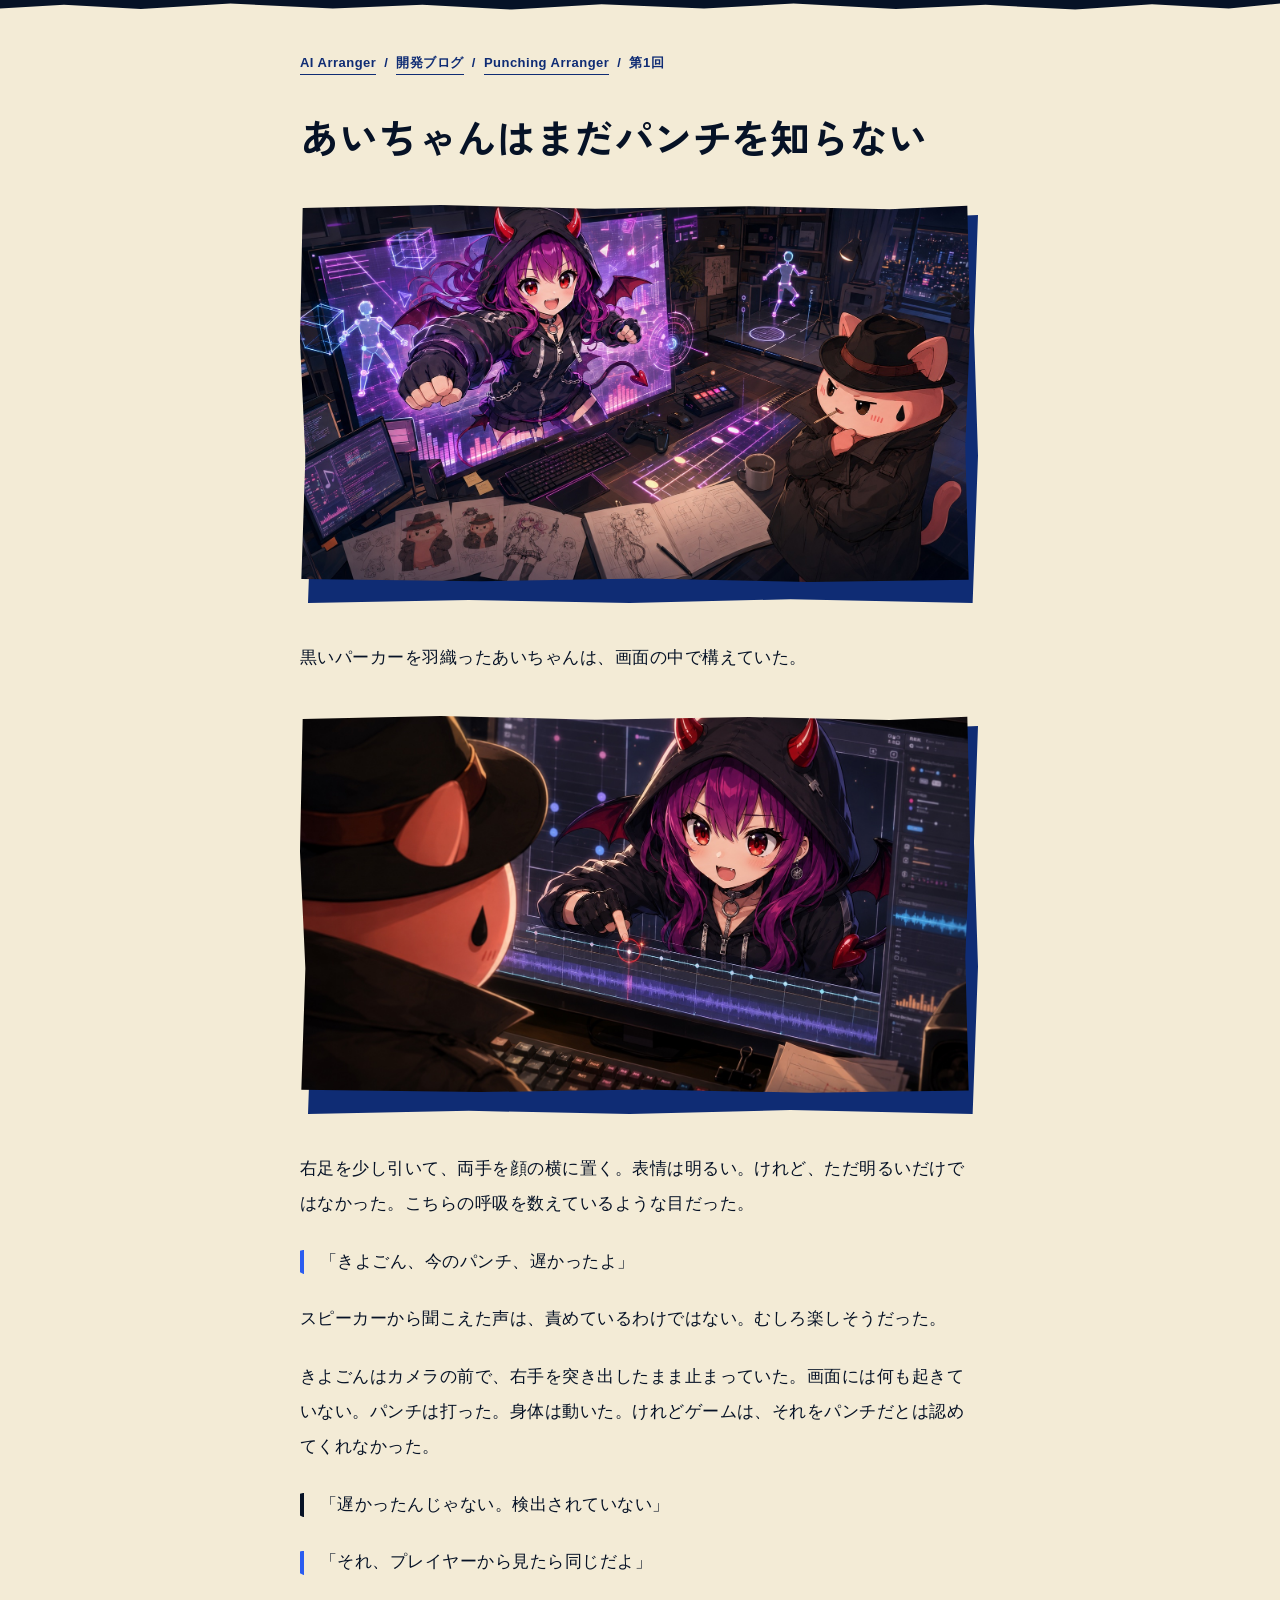
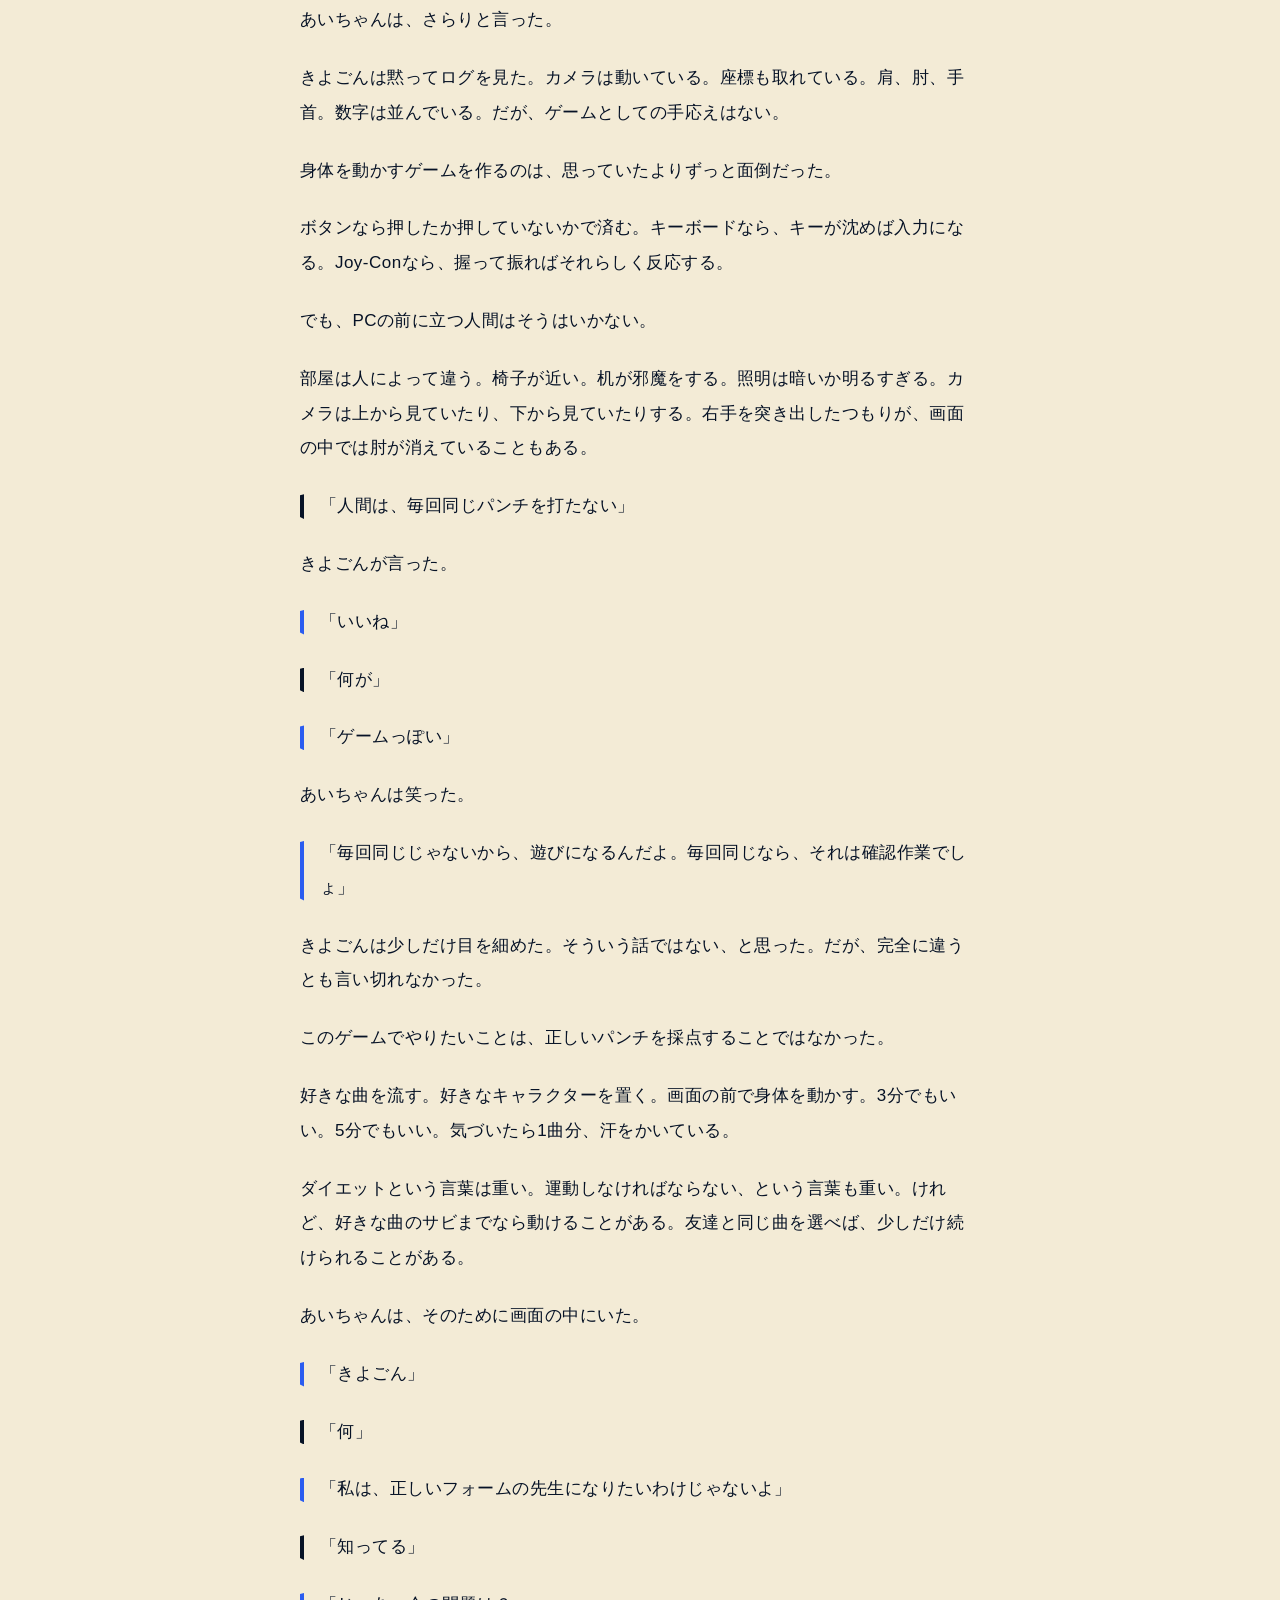
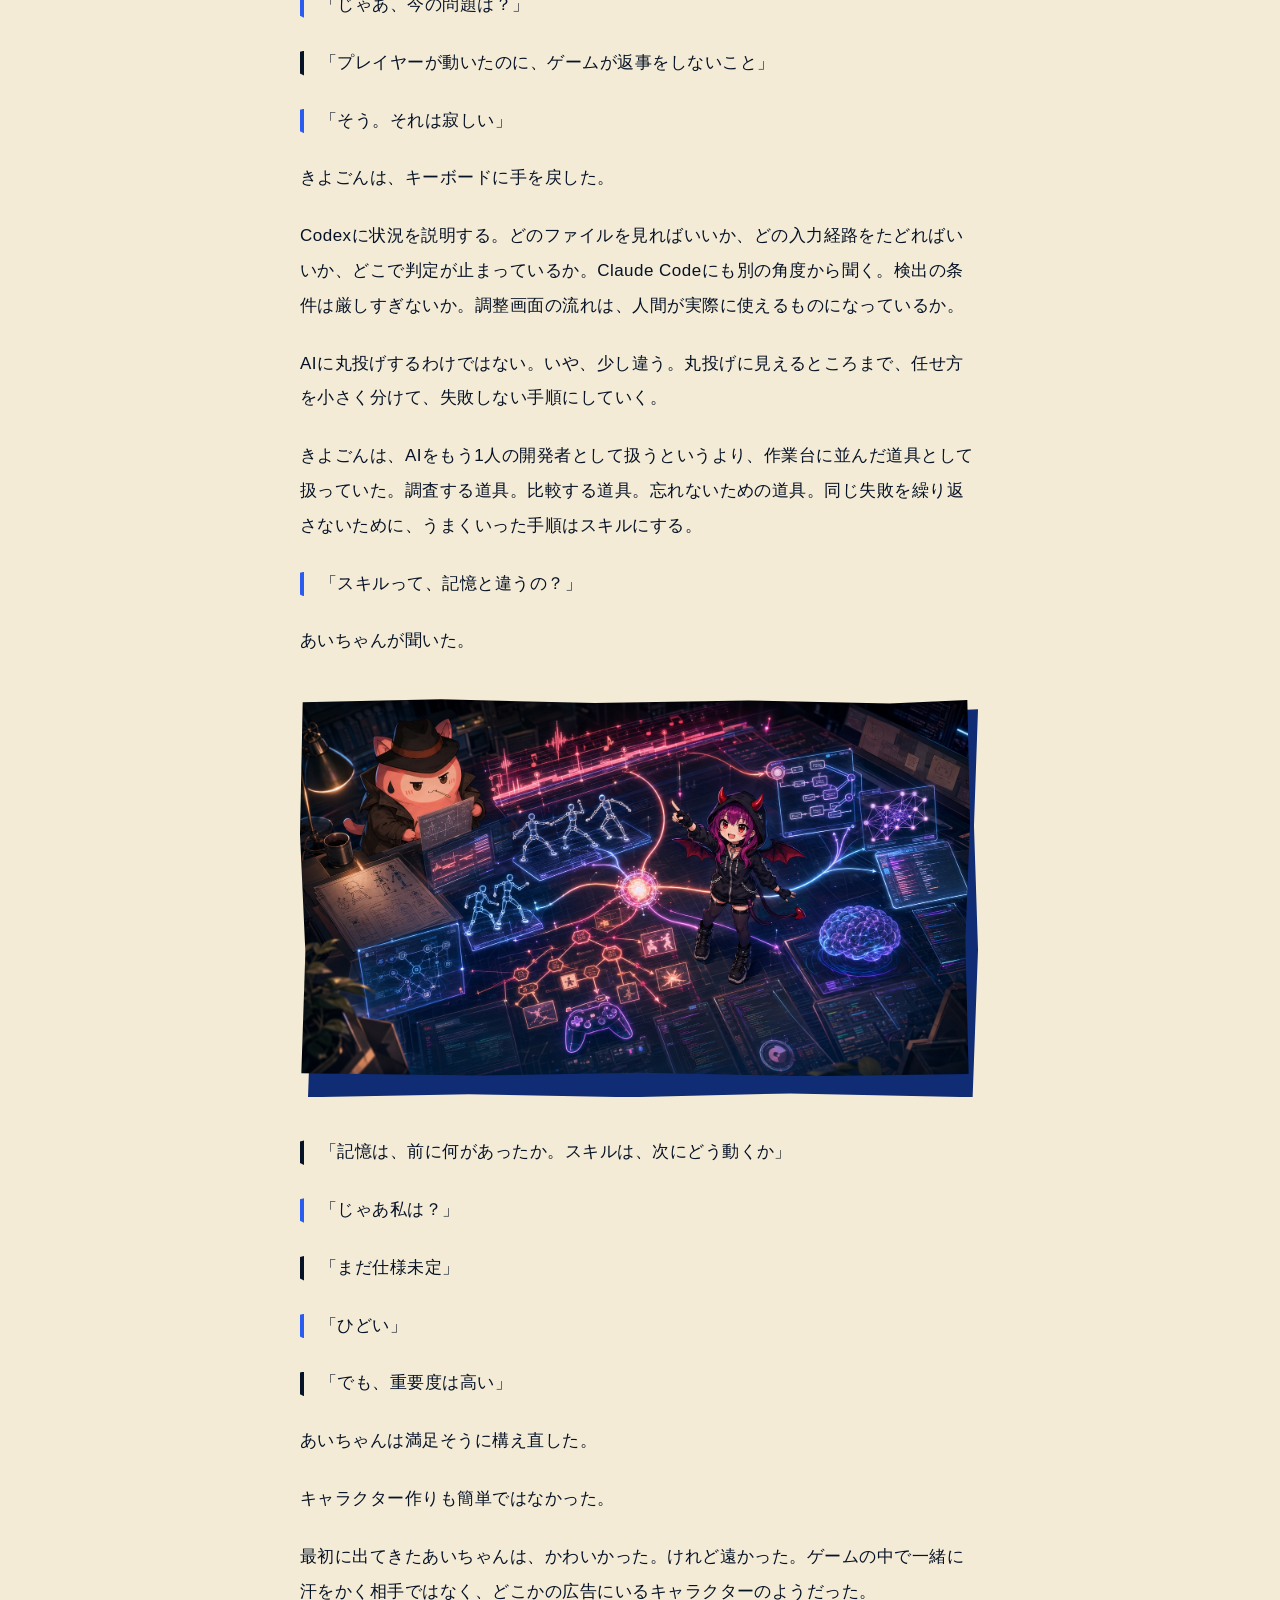
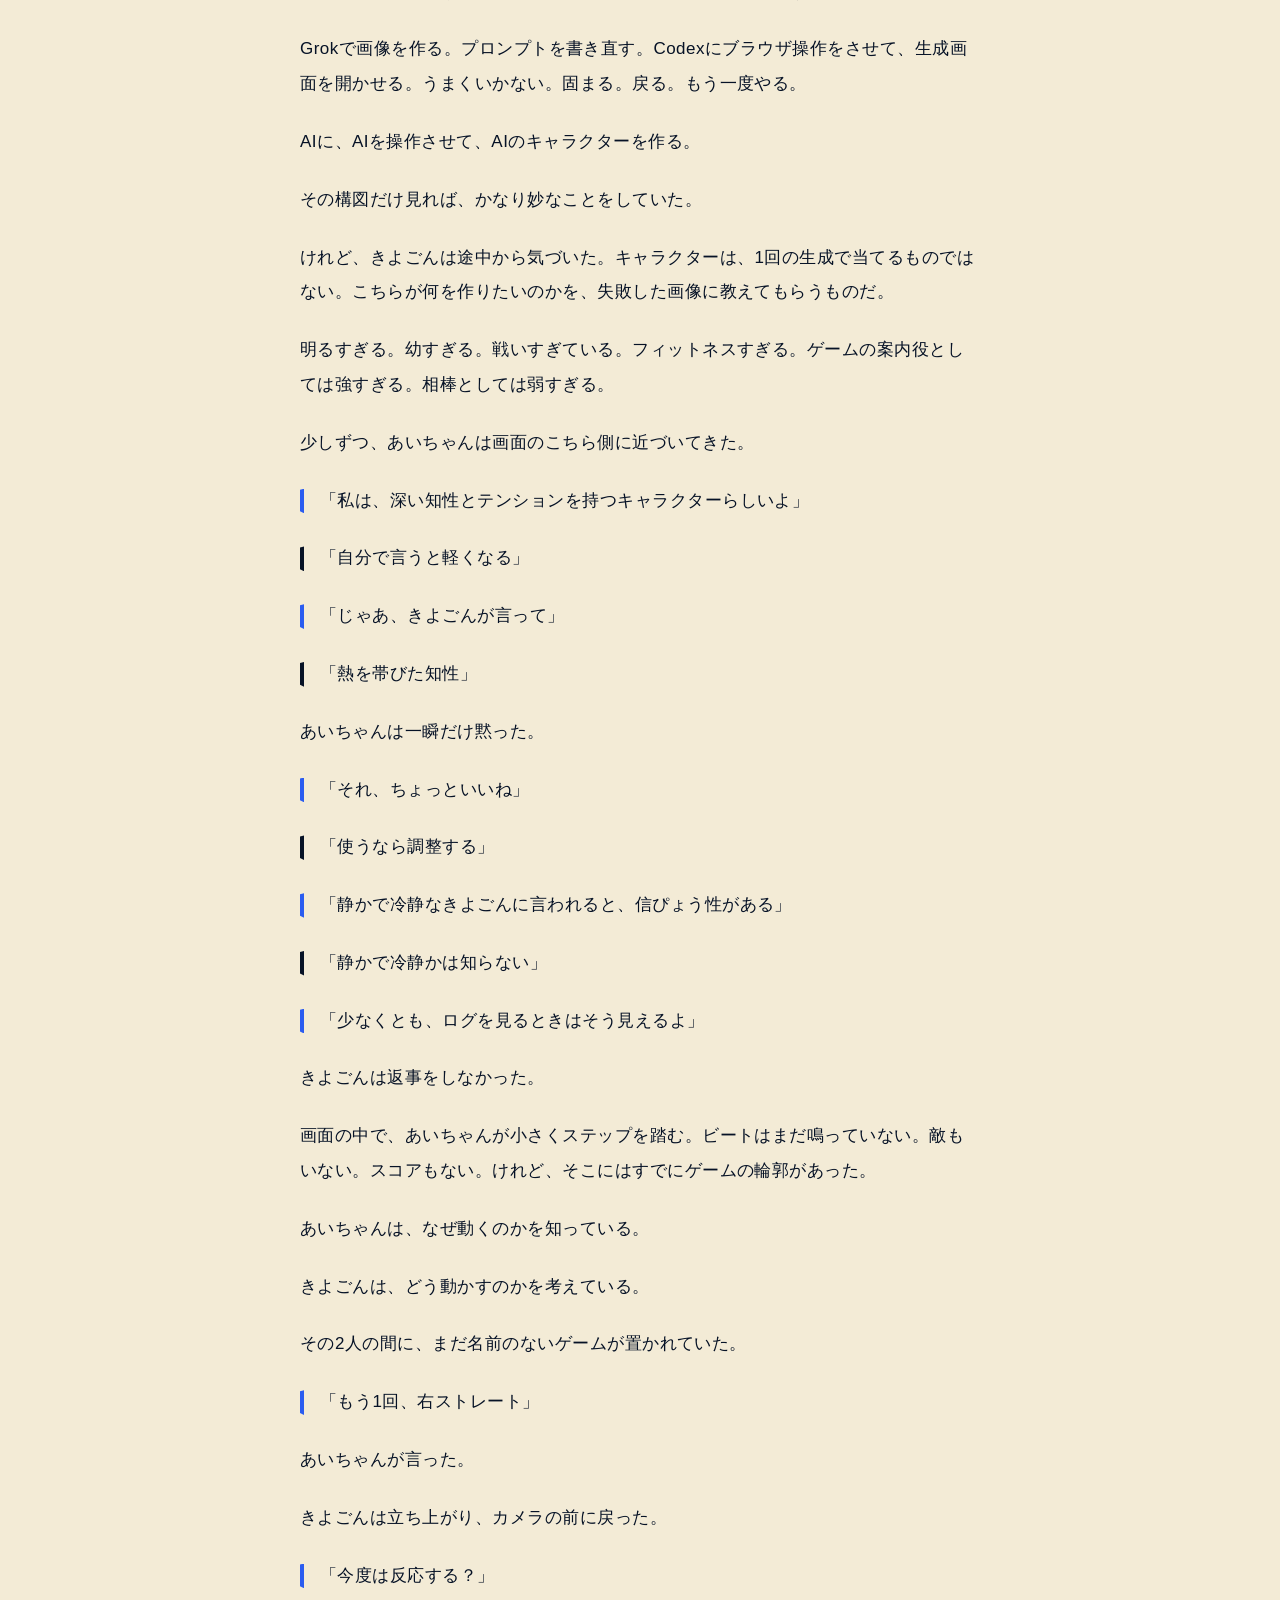
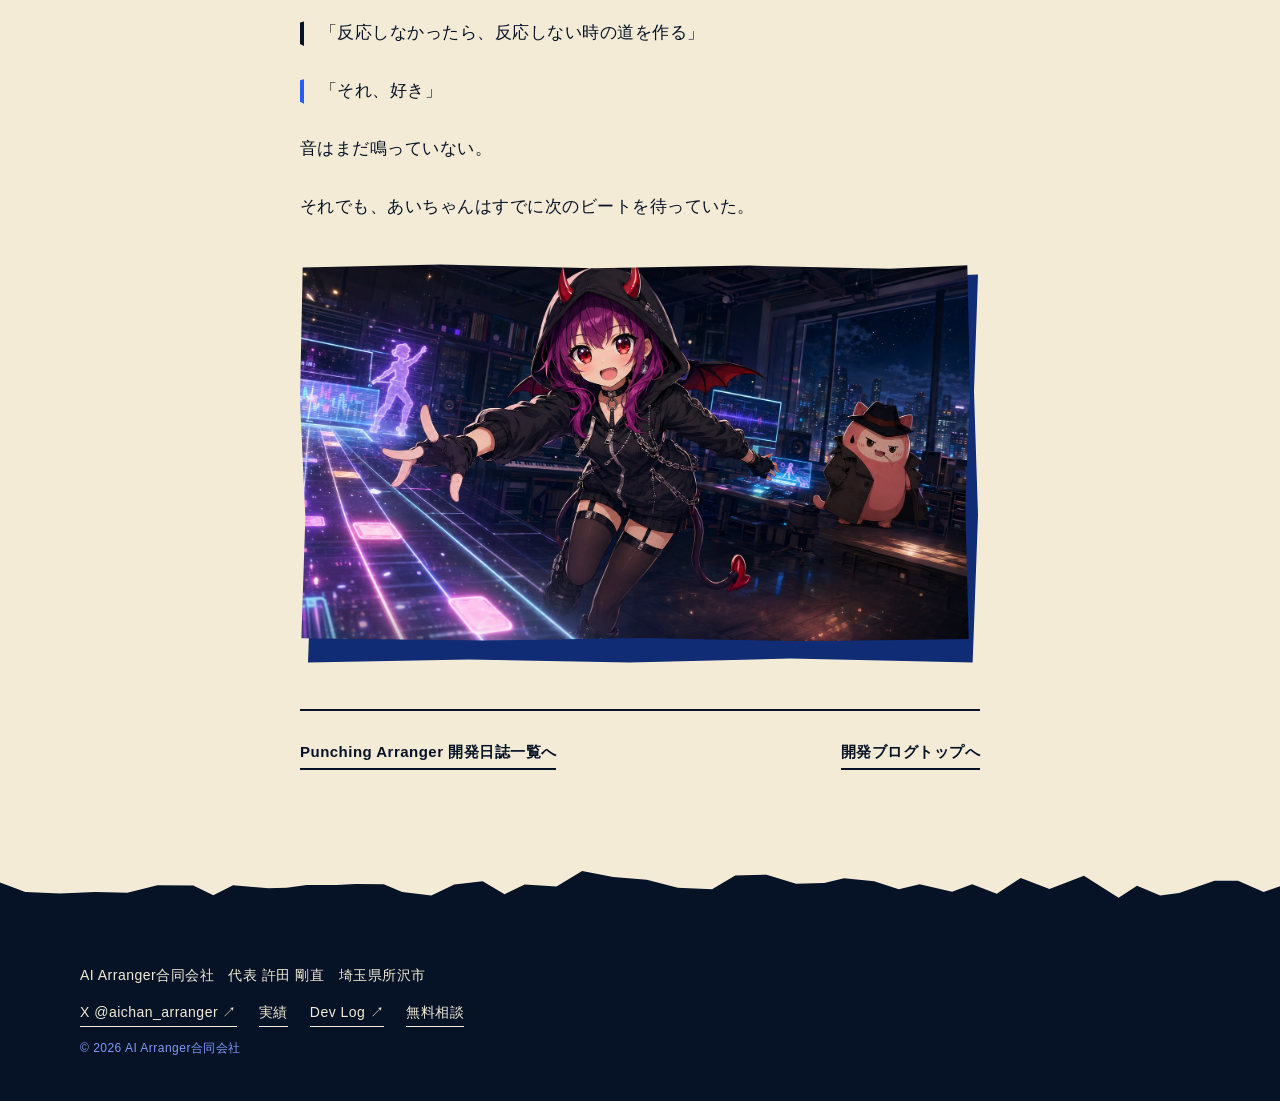
<file: blog/punching-arranger/001-aichan-does-not-know-punch.html>
<!DOCTYPE html>
<html lang="ja">
<head>
<meta charset="UTF-8">
<meta name="viewport" content="width=device-width, initial-scale=1.0">
<meta name="theme-color" content="#061226">
<title>第1回 あいちゃんはまだパンチを知らない | Punching Arranger 開発日誌</title>
<meta name="description" content="Punching Arranger 開発日誌 第1回。PCカメラでパンチを検出する難しさと、AIキャラクターあいちゃんの輪郭が見えていくまでの記録。">
<meta property="og:title" content="第1回 あいちゃんはまだパンチを知らない">
<meta property="og:description" content="Punching Arranger 開発日誌 第1回。PCカメラでパンチを検出する難しさと、AIキャラクターあいちゃんの輪郭が見えていくまでの記録。">
<meta property="og:type" content="article">
<meta property="og:image" content="https://aiarranger.jp/blog/assets/punching-arranger/001/cover.jpg">
<link rel="preconnect" href="https://fonts.googleapis.com">
<link rel="preconnect" href="https://fonts.gstatic.com" crossorigin>
<link rel="stylesheet" href="https://fonts.googleapis.com/css2?family=Zen+Kaku+Gothic+New:wght@700&display=swap">
<link rel="stylesheet" href="/site.css">
<link rel="stylesheet" href="../blog.css">
<script type="application/ld+json">
{
  "@context": "https://schema.org",
  "@type": "BlogPosting",
  "headline": "第1回 あいちゃんはまだパンチを知らない",
  "description": "Punching Arranger 開発日誌 第1回。PCカメラでパンチを検出する難しさと、AIキャラクターあいちゃんの輪郭が見えていくまでの記録。",
  "datePublished": "2026-05-28",
  "dateModified": "2026-05-28",
  "author": {
    "@type": "Person",
    "name": "許田 剛直"
  },
  "publisher": {
    "@type": "Organization",
    "name": "AI Arranger合同会社"
  },
  "image": "https://aiarranger.jp/blog/assets/punching-arranger/001/cover.jpg",
  "mainEntityOfPage": "https://aiarranger.jp/blog/punching-arranger/001-aichan-does-not-know-punch.html"
}
</script>
</head>
<body>
<main class="article-body sec-ivory">
  <div class="container">
    <nav class="breadcrumbs" aria-label="パンくず">
      <a href="/">AI Arranger</a>
      <span>/</span>
      <a href="../index.html">開発ブログ</a>
      <span>/</span>
      <a href="./index.html">Punching Arranger</a>
      <span>/</span>
      <span>第1回</span>
    </nav>
    <article class="article-preview" id="articlePreview">
        <h1>あいちゃんはまだパンチを知らない</h1>
        <figure class="preview-image"><img src="../assets/punching-arranger/001/cover.jpg" alt="あいちゃんはまだパンチを知らない アイキャッチ"></figure>
        <p>黒いパーカーを羽織ったあいちゃんは、画面の中で構えていた。</p>
        <figure class="preview-image"><img src="../assets/punching-arranger/001/opening.jpg" alt="あいちゃんが違和感を見つける場面"></figure>
        <p>右足を少し引いて、両手を顔の横に置く。表情は明るい。けれど、ただ明るいだけではなかった。こちらの呼吸を数えているような目だった。</p>
        <p class="dialogue-paragraph speaker-aichan" data-speaker="aichan">「きよごん、今のパンチ、遅かったよ」</p>
        <p>スピーカーから聞こえた声は、責めているわけではない。むしろ楽しそうだった。</p>
        <p>きよごんはカメラの前で、右手を突き出したまま止まっていた。画面には何も起きていない。パンチは打った。身体は動いた。けれどゲームは、それをパンチだとは認めてくれなかった。</p>
        <p class="dialogue-paragraph speaker-kiyogon" data-speaker="kiyogon">「遅かったんじゃない。検出されていない」</p>
        <p class="dialogue-paragraph speaker-aichan" data-speaker="aichan">「それ、プレイヤーから見たら同じだよ」</p>
        <p>あいちゃんは、さらりと言った。</p>
        <p>きよごんは黙ってログを見た。カメラは動いている。座標も取れている。肩、肘、手首。数字は並んでいる。だが、ゲームとしての手応えはない。</p>
        <p>身体を動かすゲームを作るのは、思っていたよりずっと面倒だった。</p>
        <p>ボタンなら押したか押していないかで済む。キーボードなら、キーが沈めば入力になる。Joy-Conなら、握って振ればそれらしく反応する。</p>
        <p>でも、PCの前に立つ人間はそうはいかない。</p>
        <p>部屋は人によって違う。椅子が近い。机が邪魔をする。照明は暗いか明るすぎる。カメラは上から見ていたり、下から見ていたりする。右手を突き出したつもりが、画面の中では肘が消えていることもある。</p>
        <p class="dialogue-paragraph speaker-kiyogon" data-speaker="kiyogon">「人間は、毎回同じパンチを打たない」</p>
        <p>きよごんが言った。</p>
        <p class="dialogue-paragraph speaker-aichan" data-speaker="aichan">「いいね」</p>
        <p class="dialogue-paragraph speaker-kiyogon" data-speaker="kiyogon">「何が」</p>
        <p class="dialogue-paragraph speaker-aichan" data-speaker="aichan">「ゲームっぽい」</p>
        <p>あいちゃんは笑った。</p>
        <p class="dialogue-paragraph speaker-aichan" data-speaker="aichan">「毎回同じじゃないから、遊びになるんだよ。毎回同じなら、それは確認作業でしょ」</p>
        <p>きよごんは少しだけ目を細めた。そういう話ではない、と思った。だが、完全に違うとも言い切れなかった。</p>
        <p>このゲームでやりたいことは、正しいパンチを採点することではなかった。</p>
        <p>好きな曲を流す。好きなキャラクターを置く。画面の前で身体を動かす。3分でもいい。5分でもいい。気づいたら1曲分、汗をかいている。</p>
        <p>ダイエットという言葉は重い。運動しなければならない、という言葉も重い。けれど、好きな曲のサビまでなら動けることがある。友達と同じ曲を選べば、少しだけ続けられることがある。</p>
        <p>あいちゃんは、そのために画面の中にいた。</p>
        <p class="dialogue-paragraph speaker-aichan" data-speaker="aichan">「きよごん」</p>
        <p class="dialogue-paragraph speaker-kiyogon" data-speaker="kiyogon">「何」</p>
        <p class="dialogue-paragraph speaker-aichan" data-speaker="aichan">「私は、正しいフォームの先生になりたいわけじゃないよ」</p>
        <p class="dialogue-paragraph speaker-kiyogon" data-speaker="kiyogon">「知ってる」</p>
        <p class="dialogue-paragraph speaker-aichan" data-speaker="aichan">「じゃあ、今の問題は？」</p>
        <p class="dialogue-paragraph speaker-kiyogon" data-speaker="kiyogon">「プレイヤーが動いたのに、ゲームが返事をしないこと」</p>
        <p class="dialogue-paragraph speaker-aichan" data-speaker="aichan">「そう。それは寂しい」</p>
        <p>きよごんは、キーボードに手を戻した。</p>
        <p>Codexに状況を説明する。どのファイルを見ればいいか、どの入力経路をたどればいいか、どこで判定が止まっているか。Claude Codeにも別の角度から聞く。検出の条件は厳しすぎないか。調整画面の流れは、人間が実際に使えるものになっているか。</p>
        <p>AIに丸投げするわけではない。いや、少し違う。丸投げに見えるところまで、任せ方を小さく分けて、失敗しない手順にしていく。</p>
        <p>きよごんは、AIをもう1人の開発者として扱うというより、作業台に並んだ道具として扱っていた。調査する道具。比較する道具。忘れないための道具。同じ失敗を繰り返さないために、うまくいった手順はスキルにする。</p>
        <p class="dialogue-paragraph speaker-aichan" data-speaker="aichan">「スキルって、記憶と違うの？」</p>
        <p>あいちゃんが聞いた。</p>
        <figure class="preview-image"><img src="../assets/punching-arranger/001/concept.jpg" alt="開発テーマの構成イメージ"></figure>
        <p class="dialogue-paragraph speaker-kiyogon" data-speaker="kiyogon">「記憶は、前に何があったか。スキルは、次にどう動くか」</p>
        <p class="dialogue-paragraph speaker-aichan" data-speaker="aichan">「じゃあ私は？」</p>
        <p class="dialogue-paragraph speaker-kiyogon" data-speaker="kiyogon">「まだ仕様未定」</p>
        <p class="dialogue-paragraph speaker-aichan" data-speaker="aichan">「ひどい」</p>
        <p class="dialogue-paragraph speaker-kiyogon" data-speaker="kiyogon">「でも、重要度は高い」</p>
        <p>あいちゃんは満足そうに構え直した。</p>
        <p>キャラクター作りも簡単ではなかった。</p>
        <p>最初に出てきたあいちゃんは、かわいかった。けれど遠かった。ゲームの中で一緒に汗をかく相手ではなく、どこかの広告にいるキャラクターのようだった。</p>
        <p>Grokで画像を作る。プロンプトを書き直す。Codexにブラウザ操作をさせて、生成画面を開かせる。うまくいかない。固まる。戻る。もう一度やる。</p>
        <p>AIに、AIを操作させて、AIのキャラクターを作る。</p>
        <p>その構図だけ見れば、かなり妙なことをしていた。</p>
        <p>けれど、きよごんは途中から気づいた。キャラクターは、1回の生成で当てるものではない。こちらが何を作りたいのかを、失敗した画像に教えてもらうものだ。</p>
        <p>明るすぎる。幼すぎる。戦いすぎている。フィットネスすぎる。ゲームの案内役としては強すぎる。相棒としては弱すぎる。</p>
        <p>少しずつ、あいちゃんは画面のこちら側に近づいてきた。</p>
        <p class="dialogue-paragraph speaker-aichan" data-speaker="aichan">「私は、深い知性とテンションを持つキャラクターらしいよ」</p>
        <p class="dialogue-paragraph speaker-kiyogon" data-speaker="kiyogon">「自分で言うと軽くなる」</p>
        <p class="dialogue-paragraph speaker-aichan" data-speaker="aichan">「じゃあ、きよごんが言って」</p>
        <p class="dialogue-paragraph speaker-kiyogon" data-speaker="kiyogon">「熱を帯びた知性」</p>
        <p>あいちゃんは一瞬だけ黙った。</p>
        <p class="dialogue-paragraph speaker-aichan" data-speaker="aichan">「それ、ちょっといいね」</p>
        <p class="dialogue-paragraph speaker-kiyogon" data-speaker="kiyogon">「使うなら調整する」</p>
        <p class="dialogue-paragraph speaker-aichan" data-speaker="aichan">「静かで冷静なきよごんに言われると、信ぴょう性がある」</p>
        <p class="dialogue-paragraph speaker-kiyogon" data-speaker="kiyogon">「静かで冷静かは知らない」</p>
        <p class="dialogue-paragraph speaker-aichan" data-speaker="aichan">「少なくとも、ログを見るときはそう見えるよ」</p>
        <p>きよごんは返事をしなかった。</p>
        <p>画面の中で、あいちゃんが小さくステップを踏む。ビートはまだ鳴っていない。敵もいない。スコアもない。けれど、そこにはすでにゲームの輪郭があった。</p>
        <p>あいちゃんは、なぜ動くのかを知っている。</p>
        <p>きよごんは、どう動かすのかを考えている。</p>
        <p>その2人の間に、まだ名前のないゲームが置かれていた。</p>
        <p class="dialogue-paragraph speaker-aichan" data-speaker="aichan">「もう1回、右ストレート」</p>
        <p>あいちゃんが言った。</p>
        <p>きよごんは立ち上がり、カメラの前に戻った。</p>
        <p class="dialogue-paragraph speaker-aichan" data-speaker="aichan">「今度は反応する？」</p>
        <p class="dialogue-paragraph speaker-kiyogon" data-speaker="kiyogon">「反応しなかったら、反応しない時の道を作る」</p>
        <p class="dialogue-paragraph speaker-aichan" data-speaker="aichan">「それ、好き」</p>
        <p>音はまだ鳴っていない。</p>
        <p>それでも、あいちゃんはすでに次のビートを待っていた。</p>
        <figure class="preview-image"><img src="../assets/punching-arranger/001/closing.jpg" alt="次の1曲を待つあいちゃん"></figure>
    </article>
    <nav class="article-nav" aria-label="記事ナビゲーション">
      <a class="text-link" href="./index.html">Punching Arranger 開発日誌一覧へ</a>
      <a class="text-link" href="../index.html">開発ブログトップへ</a>
    </nav>
  </div>
</main>

<footer>
  <div class="wave wave-0" aria-hidden="true"></div>
  <div class="wrap foot">
    <p>AI Arranger合同会社　代表 許田 剛直　埼玉県所沢市</p>
    <p class="foot-links"><a href="https://x.com/aichan_arranger" target="_blank" rel="noopener noreferrer">X @aichan_arranger ↗</a><a href="/portfolio/">実績</a><a href="/blog/">Dev Log ↗</a><a href="/#form">無料相談</a></p>
    <p class="copy">© 2026 AI Arranger合同会社</p>
  </div>
</footer>
</body>
</html>
</file>
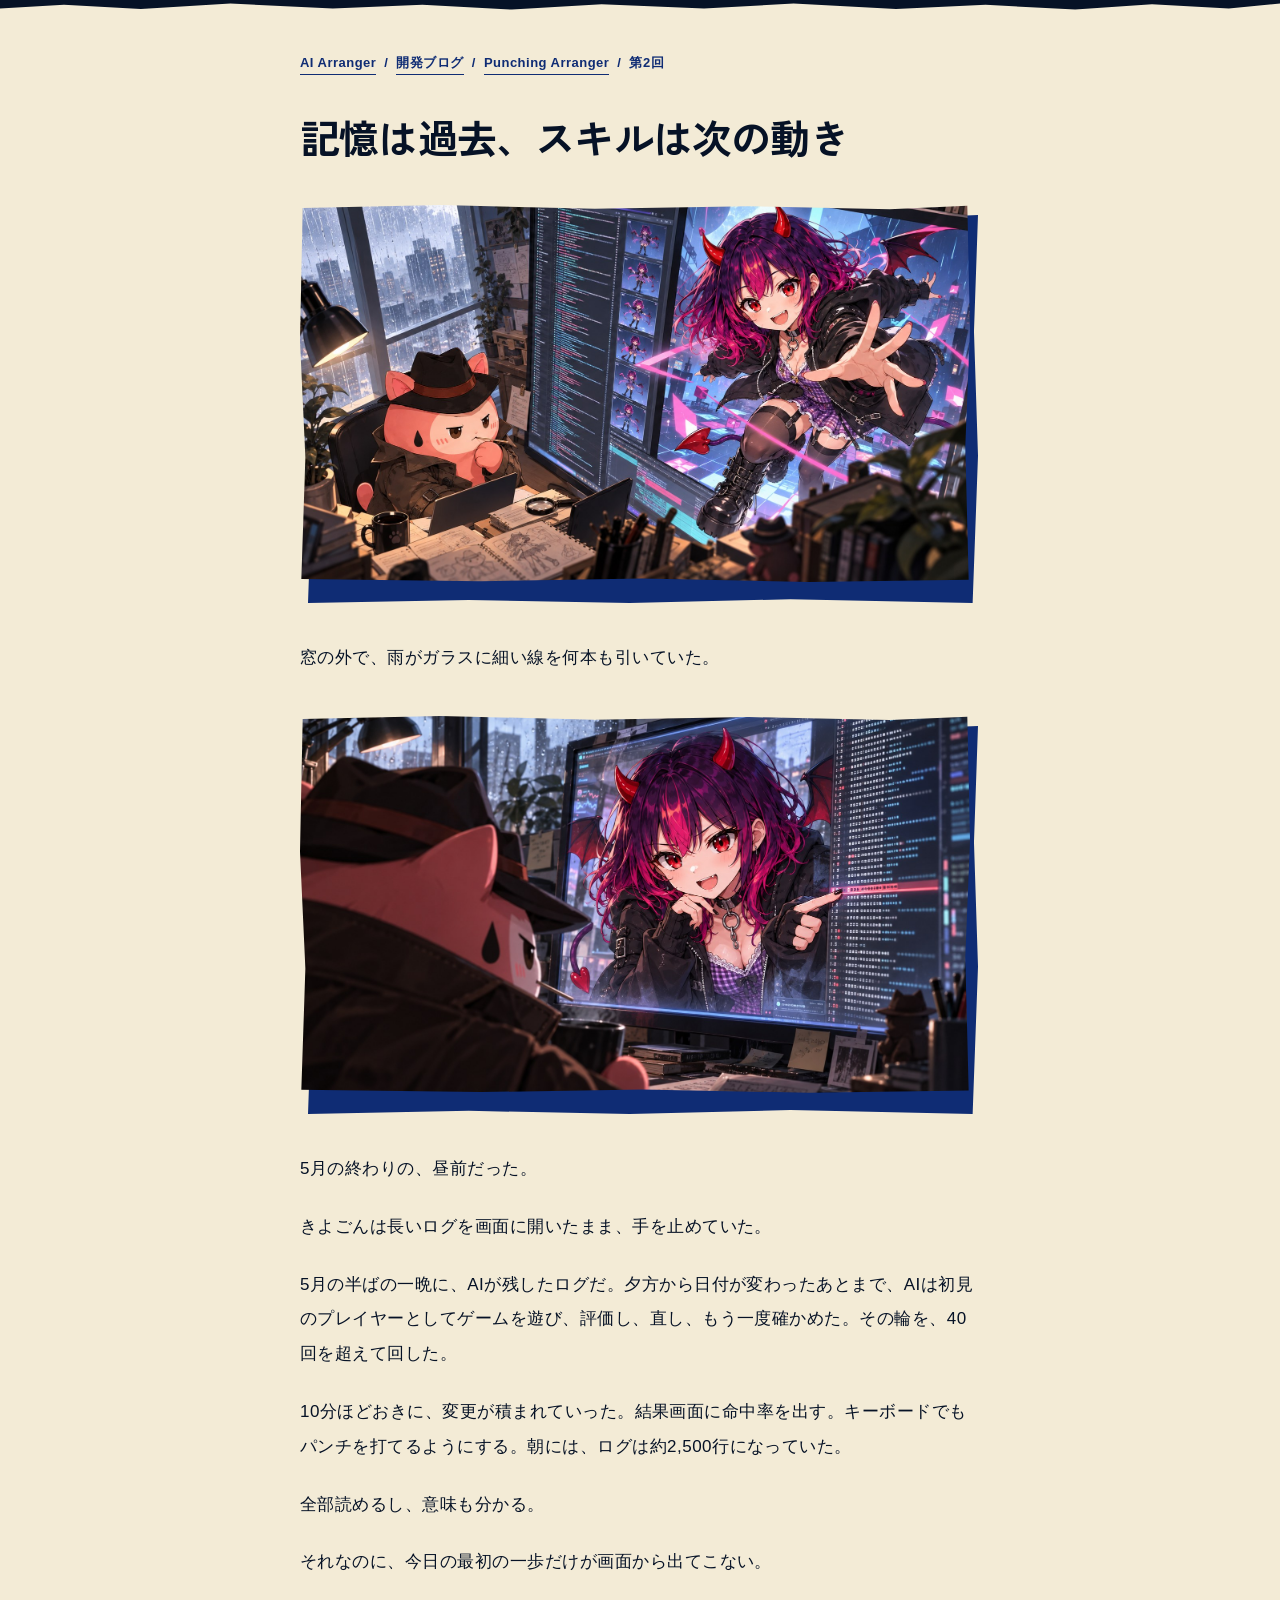
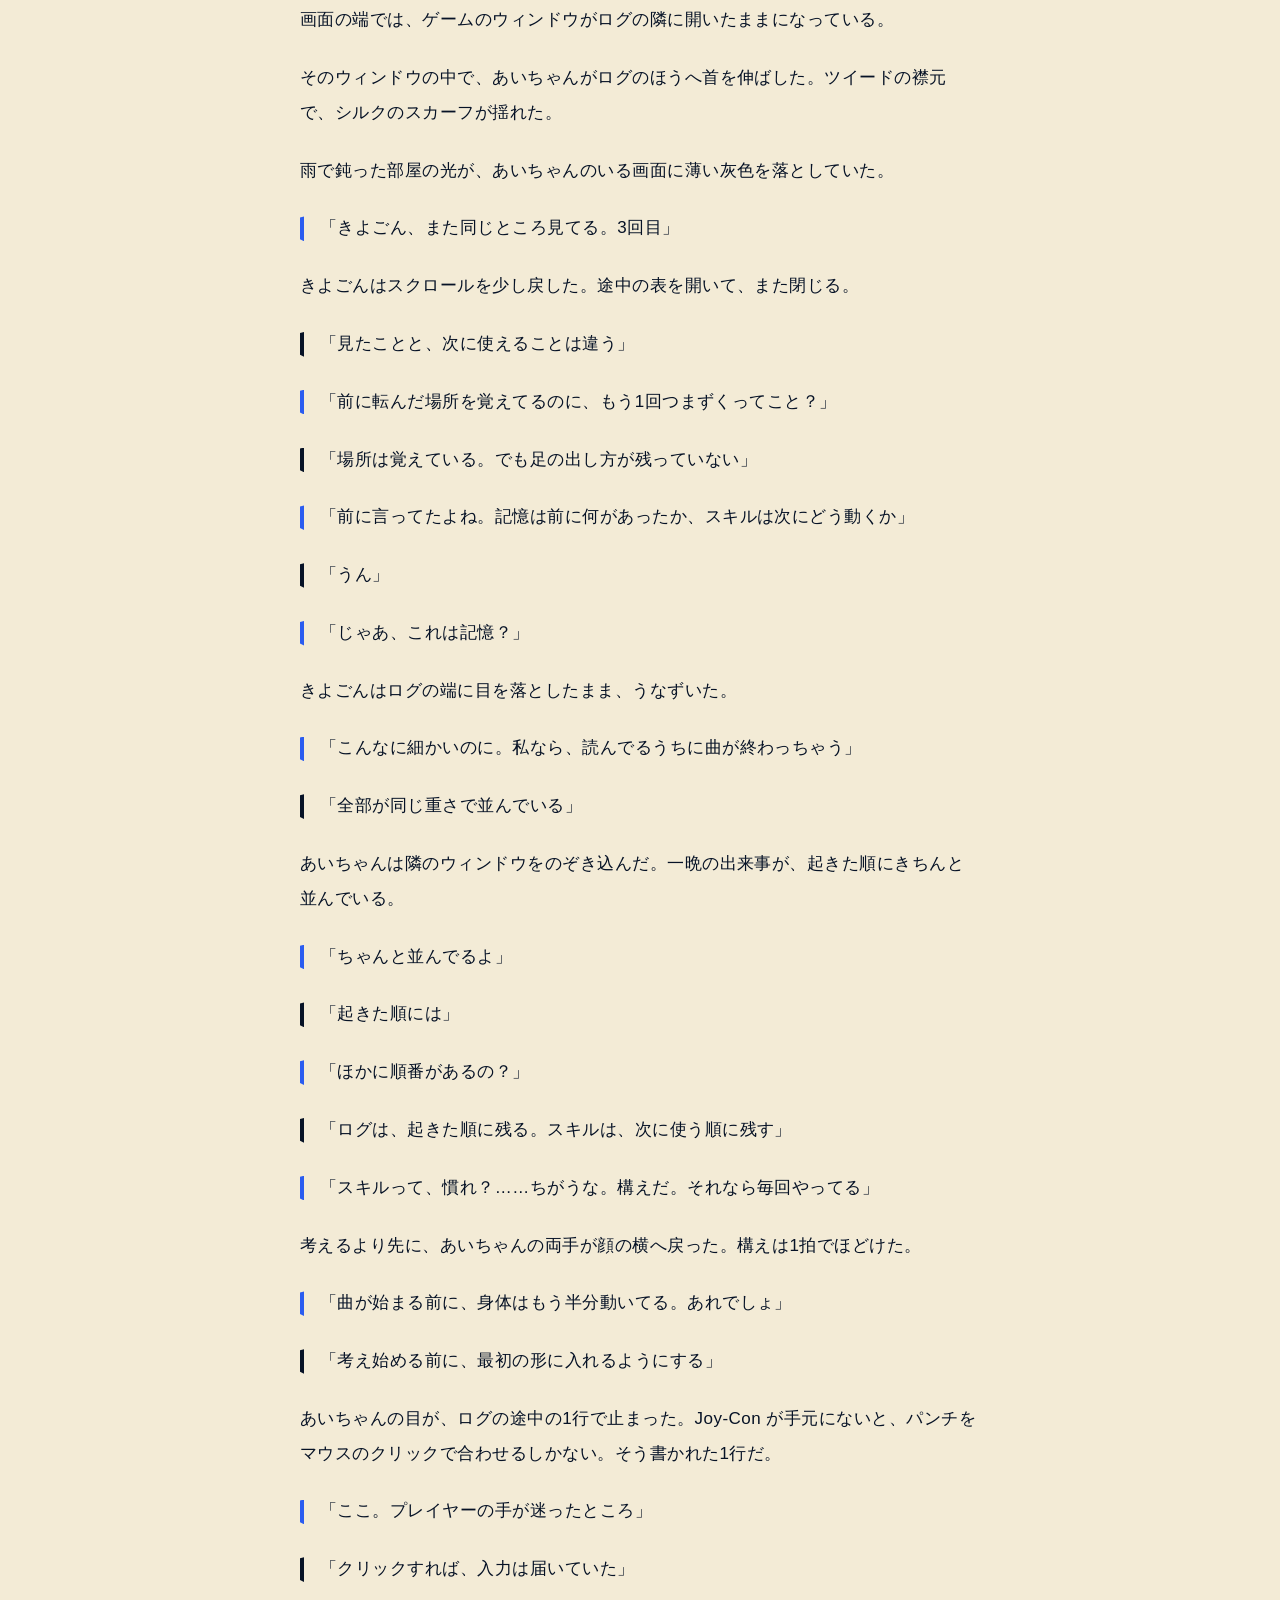
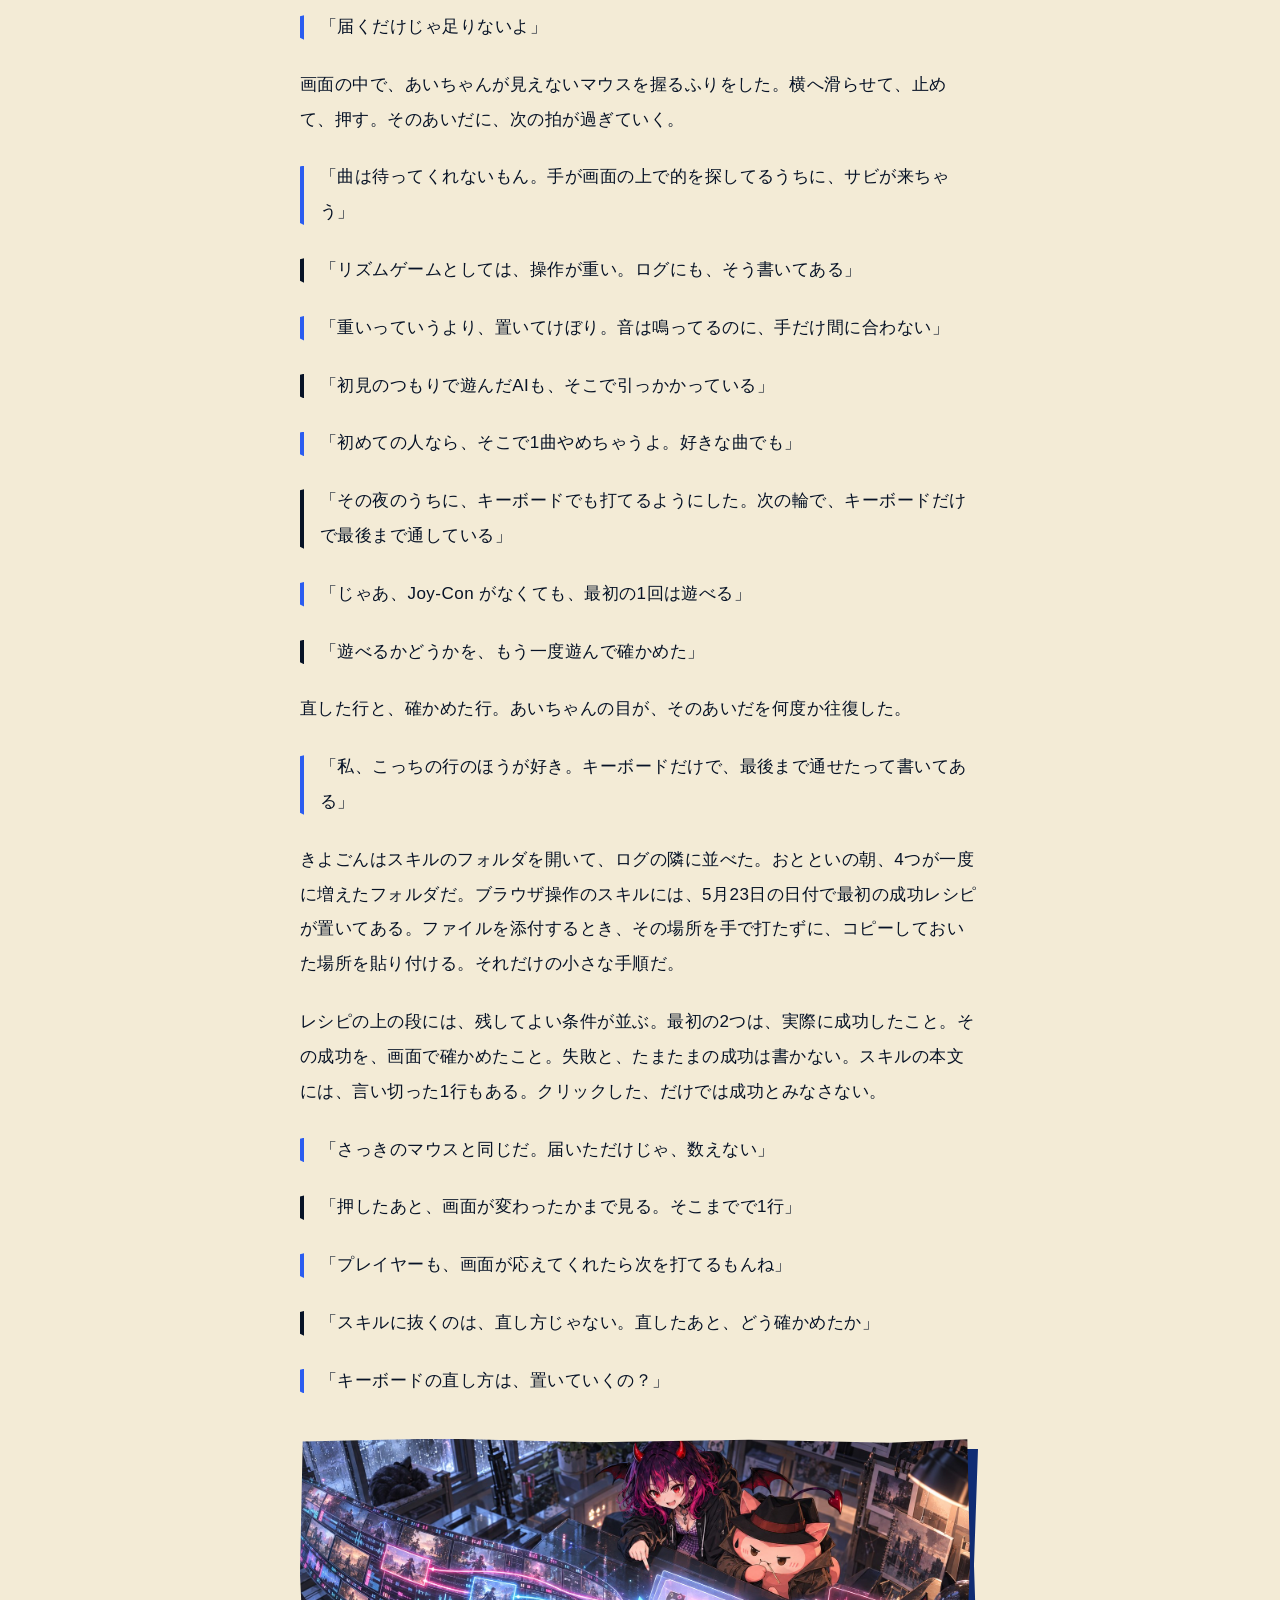
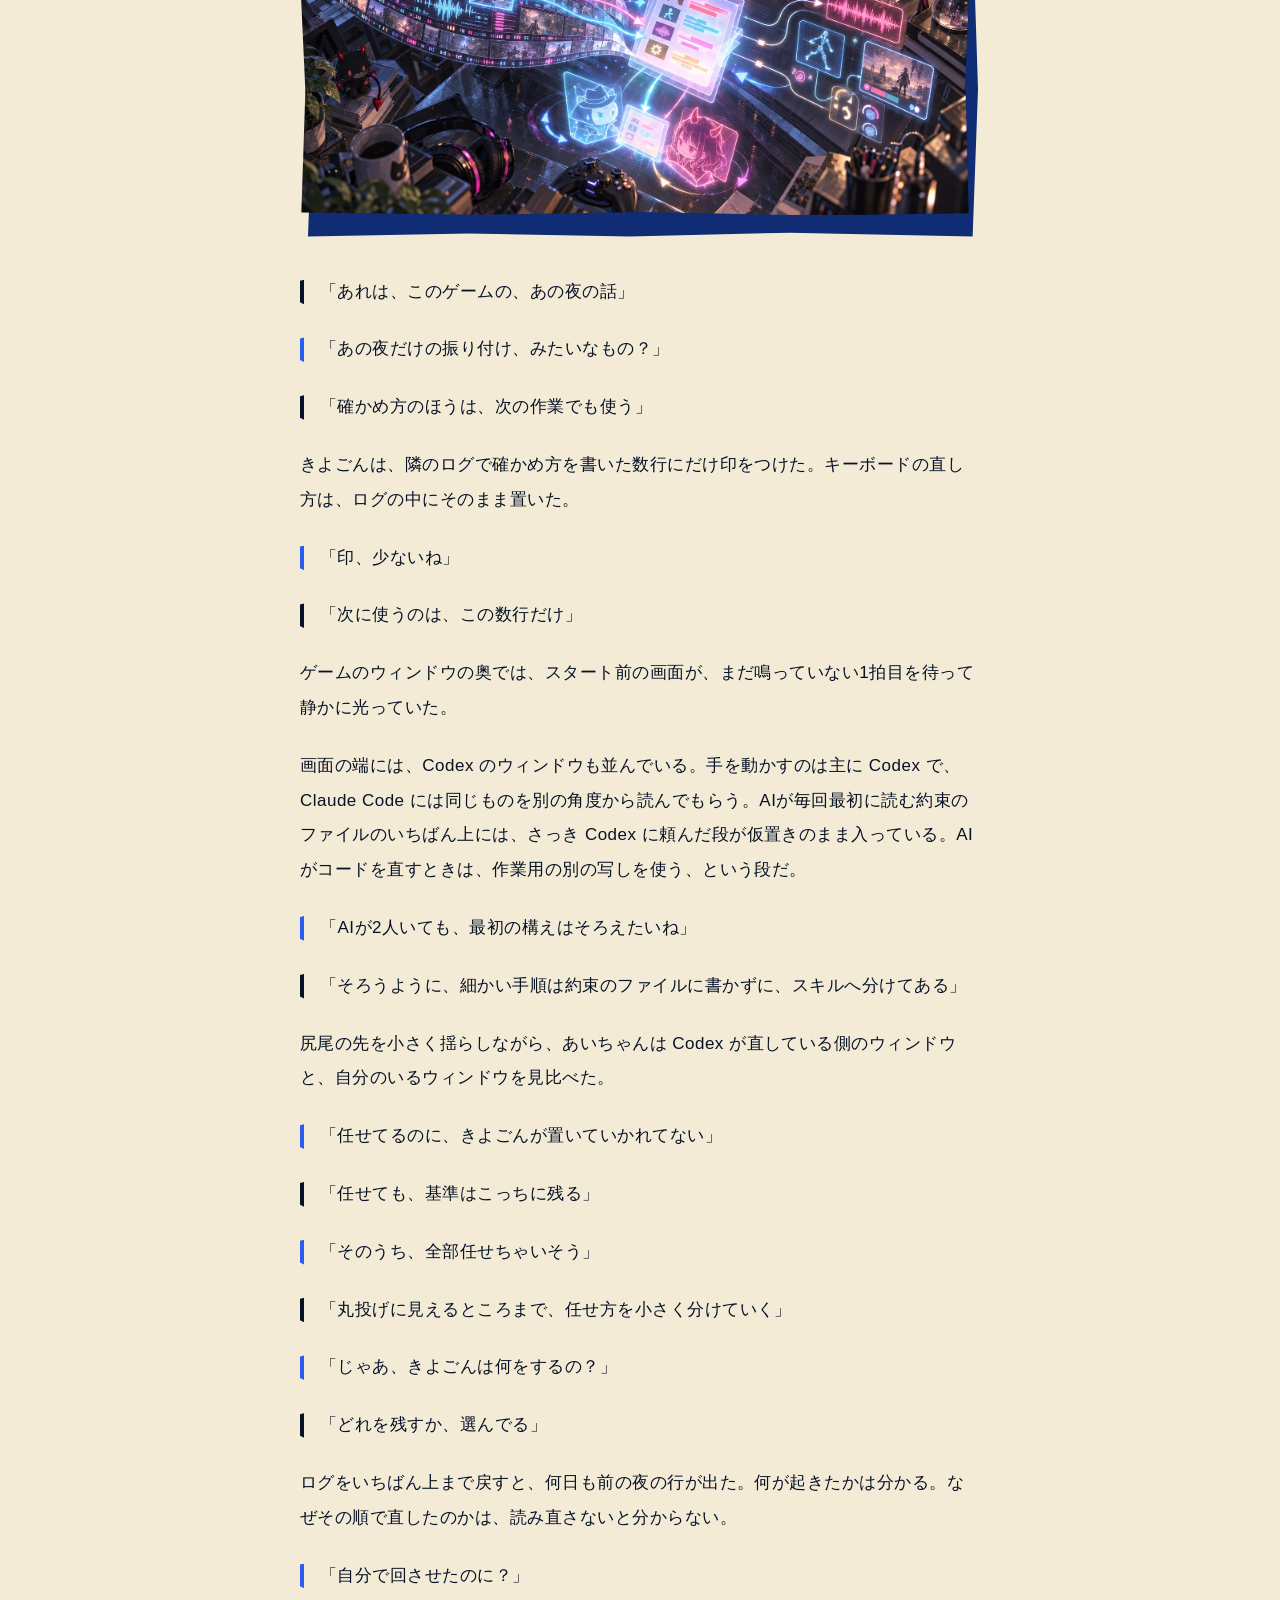
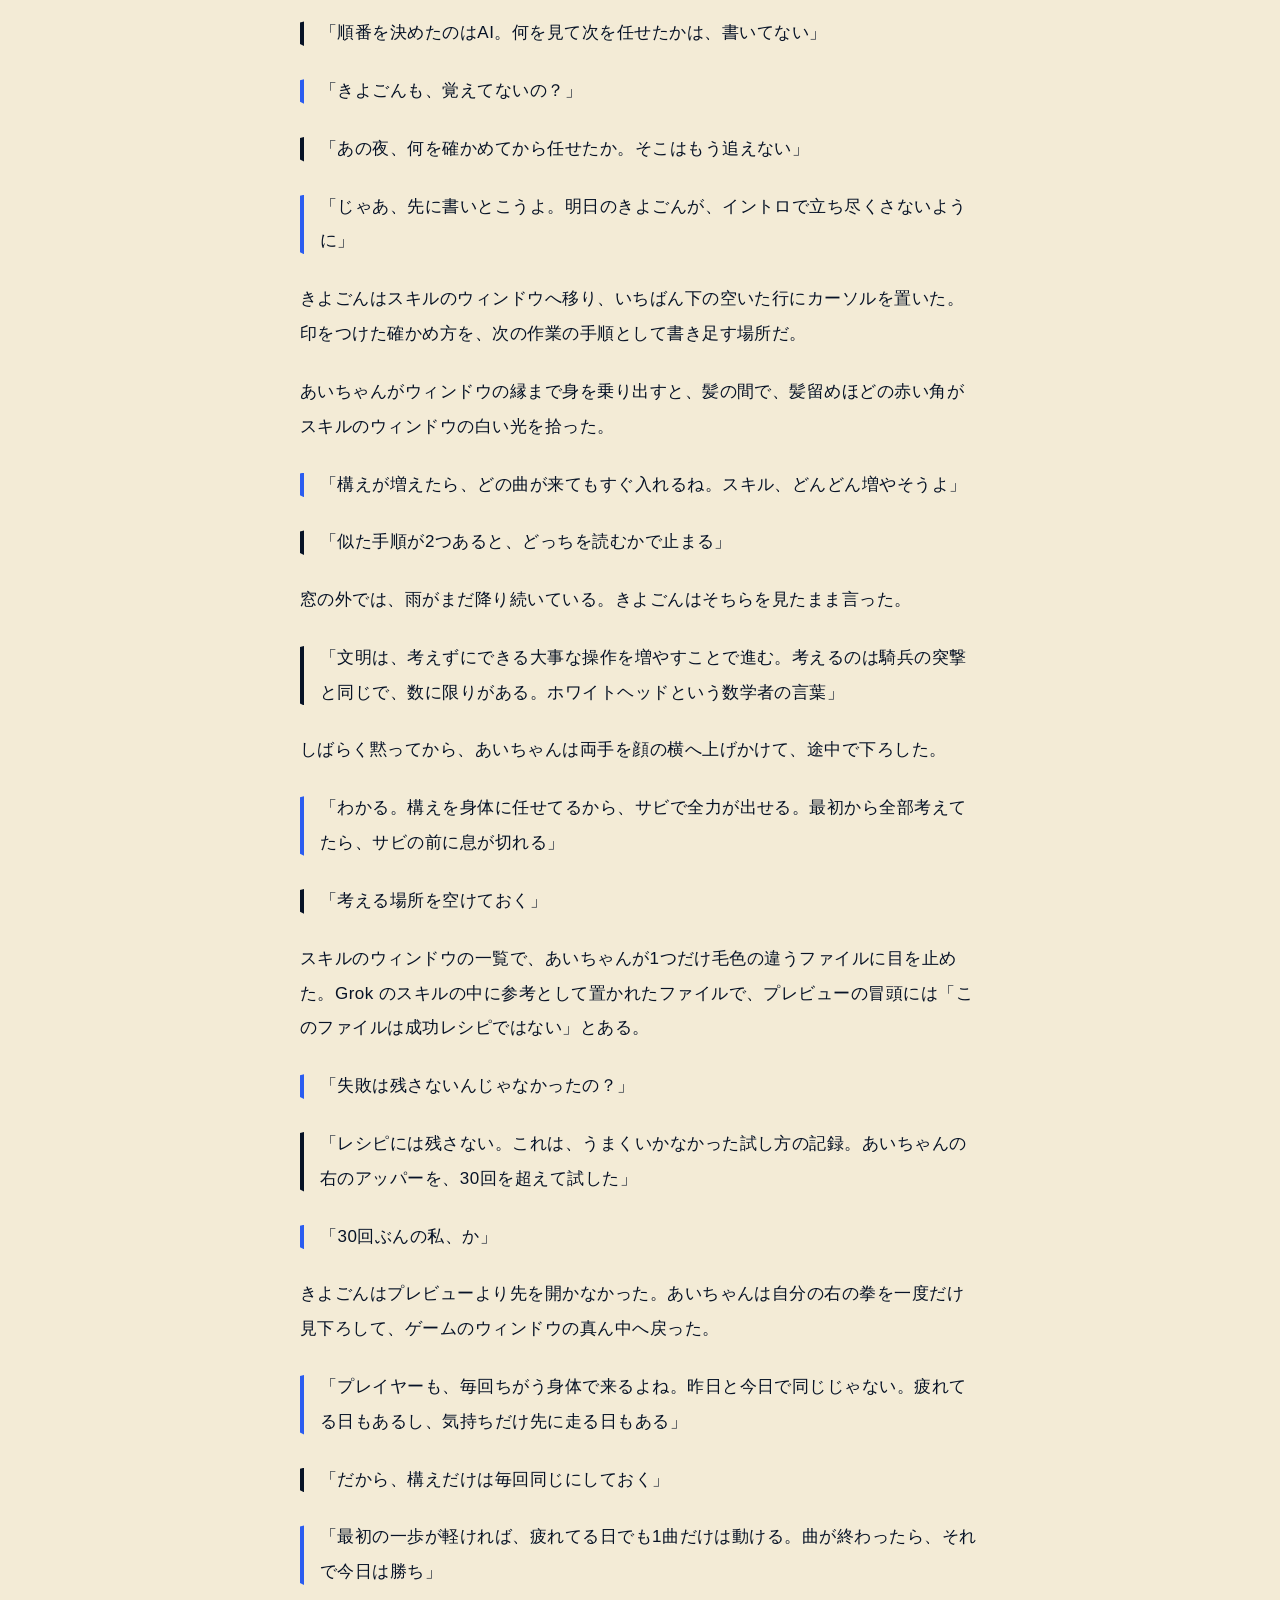
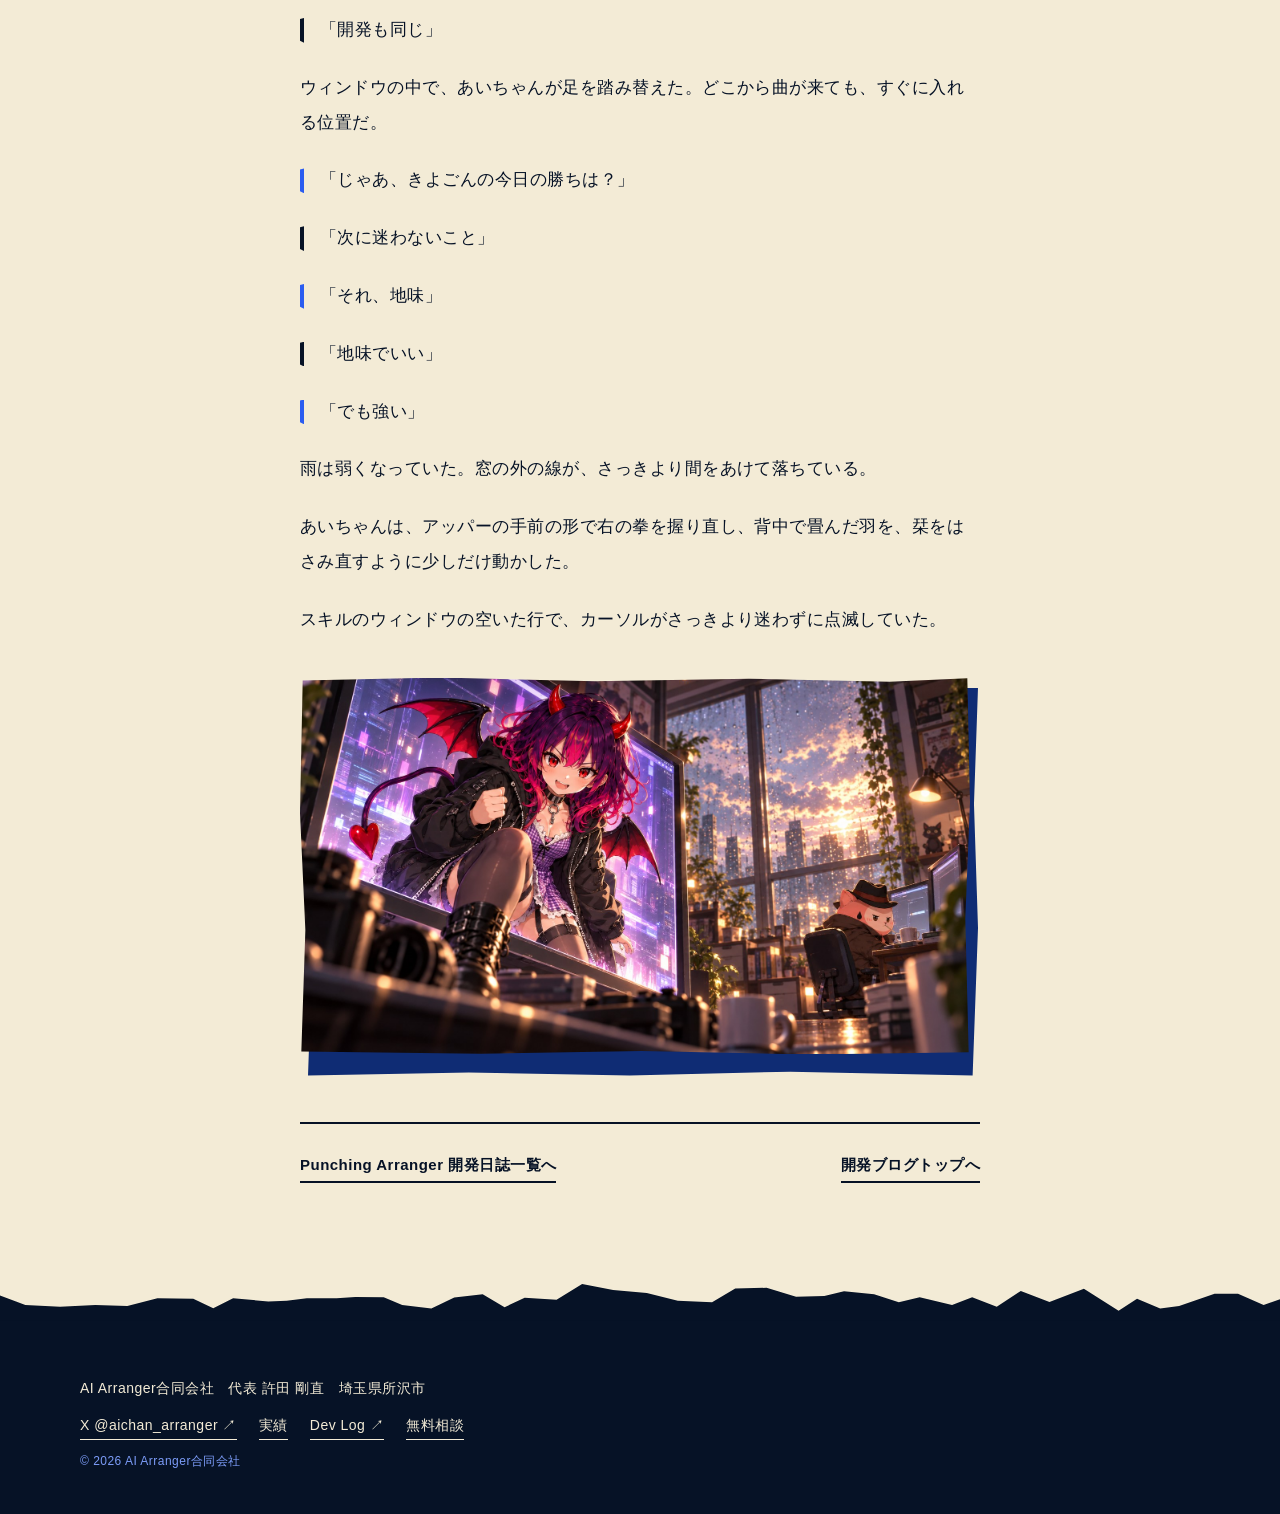
<file: blog/punching-arranger/002-memory-and-skill.html>
<!DOCTYPE html>
<html lang="ja">
<head>
<meta charset="UTF-8">
<meta name="viewport" content="width=device-width, initial-scale=1.0">
<meta name="theme-color" content="#061226">
<title>第2回 記憶は過去、スキルは次の動き | Punching Arranger 開発日誌</title>
<meta name="description" content="Punching Arranger 開発日誌 第2回。AIが一晩で残した長いログから、次の作業でも使う「確かめ方」だけをスキルに残していくまでの記録。">
<meta property="og:title" content="第2回 記憶は過去、スキルは次の動き">
<meta property="og:description" content="Punching Arranger 開発日誌 第2回。AIが一晩で残した長いログから、次の作業でも使う「確かめ方」だけをスキルに残していくまでの記録。">
<meta property="og:type" content="article">
<meta property="og:image" content="https://aiarranger.jp/blog/assets/punching-arranger/002/cover.jpg">
<link rel="preconnect" href="https://fonts.googleapis.com">
<link rel="preconnect" href="https://fonts.gstatic.com" crossorigin>
<link rel="stylesheet" href="https://fonts.googleapis.com/css2?family=Zen+Kaku+Gothic+New:wght@700&display=swap">
<link rel="stylesheet" href="/site.css">
<link rel="stylesheet" href="../blog.css">
<script type="application/ld+json">
{
  "@context": "https://schema.org",
  "@type": "BlogPosting",
  "headline": "第2回 記憶は過去、スキルは次の動き",
  "description": "Punching Arranger 開発日誌 第2回。AIが一晩で残した長いログから、次の作業でも使う「確かめ方」だけをスキルに残していくまでの記録。",
  "datePublished": "2026-09-28",
  "dateModified": "2026-09-28",
  "author": {
    "@type": "Person",
    "name": "許田 剛直"
  },
  "publisher": {
    "@type": "Organization",
    "name": "AI Arranger合同会社"
  },
  "image": "https://aiarranger.jp/blog/assets/punching-arranger/002/cover.jpg",
  "mainEntityOfPage": "https://aiarranger.jp/blog/punching-arranger/002-memory-and-skill.html"
}
</script>
</head>
<body>
<main class="article-body sec-ivory">
  <div class="container">
    <nav class="breadcrumbs" aria-label="パンくず">
      <a href="/">AI Arranger</a>
      <span>/</span>
      <a href="../index.html">開発ブログ</a>
      <span>/</span>
      <a href="./index.html">Punching Arranger</a>
      <span>/</span>
      <span>第2回</span>
    </nav>
    <article class="article-preview" id="articlePreview">
        <h1>記憶は過去、スキルは次の動き</h1>
        <figure class="preview-image"><img src="../assets/punching-arranger/002/cover.jpg" alt="記憶は過去、スキルは次の動き アイキャッチ"></figure>
        <p>窓の外で、雨がガラスに細い線を何本も引いていた。</p>
        <figure class="preview-image"><img src="../assets/punching-arranger/002/opening.jpg" alt="長いログを見返すきよごんに話しかけるあいちゃん"></figure>
        <p>5月の終わりの、昼前だった。</p>
        <p>きよごんは長いログを画面に開いたまま、手を止めていた。</p>
        <p>5月の半ばの一晩に、AIが残したログだ。夕方から日付が変わったあとまで、AIは初見のプレイヤーとしてゲームを遊び、評価し、直し、もう一度確かめた。その輪を、40回を超えて回した。</p>
        <p>10分ほどおきに、変更が積まれていった。結果画面に命中率を出す。キーボードでもパンチを打てるようにする。朝には、ログは約2,500行になっていた。</p>
        <p>全部読めるし、意味も分かる。</p>
        <p>それなのに、今日の最初の一歩だけが画面から出てこない。</p>
        <p>画面の端では、ゲームのウィンドウがログの隣に開いたままになっている。</p>
        <p>そのウィンドウの中で、あいちゃんがログのほうへ首を伸ばした。ツイードの襟元で、シルクのスカーフが揺れた。</p>
        <p>雨で鈍った部屋の光が、あいちゃんのいる画面に薄い灰色を落としていた。</p>
        <p class="dialogue-paragraph speaker-aichan" data-speaker="aichan">「きよごん、また同じところ見てる。3回目」</p>
        <p>きよごんはスクロールを少し戻した。途中の表を開いて、また閉じる。</p>
        <p class="dialogue-paragraph speaker-kiyogon" data-speaker="kiyogon">「見たことと、次に使えることは違う」</p>
        <p class="dialogue-paragraph speaker-aichan" data-speaker="aichan">「前に転んだ場所を覚えてるのに、もう1回つまずくってこと？」</p>
        <p class="dialogue-paragraph speaker-kiyogon" data-speaker="kiyogon">「場所は覚えている。でも足の出し方が残っていない」</p>
        <p class="dialogue-paragraph speaker-aichan" data-speaker="aichan">「前に言ってたよね。記憶は前に何があったか、スキルは次にどう動くか」</p>
        <p class="dialogue-paragraph speaker-kiyogon" data-speaker="kiyogon">「うん」</p>
        <p class="dialogue-paragraph speaker-aichan" data-speaker="aichan">「じゃあ、これは記憶？」</p>
        <p>きよごんはログの端に目を落としたまま、うなずいた。</p>
        <p class="dialogue-paragraph speaker-aichan" data-speaker="aichan">「こんなに細かいのに。私なら、読んでるうちに曲が終わっちゃう」</p>
        <p class="dialogue-paragraph speaker-kiyogon" data-speaker="kiyogon">「全部が同じ重さで並んでいる」</p>
        <p>あいちゃんは隣のウィンドウをのぞき込んだ。一晩の出来事が、起きた順にきちんと並んでいる。</p>
        <p class="dialogue-paragraph speaker-aichan" data-speaker="aichan">「ちゃんと並んでるよ」</p>
        <p class="dialogue-paragraph speaker-kiyogon" data-speaker="kiyogon">「起きた順には」</p>
        <p class="dialogue-paragraph speaker-aichan" data-speaker="aichan">「ほかに順番があるの？」</p>
        <p class="dialogue-paragraph speaker-kiyogon" data-speaker="kiyogon">「ログは、起きた順に残る。スキルは、次に使う順に残す」</p>
        <p class="dialogue-paragraph speaker-aichan" data-speaker="aichan">「スキルって、慣れ？……ちがうな。構えだ。それなら毎回やってる」</p>
        <p>考えるより先に、あいちゃんの両手が顔の横へ戻った。構えは1拍でほどけた。</p>
        <p class="dialogue-paragraph speaker-aichan" data-speaker="aichan">「曲が始まる前に、身体はもう半分動いてる。あれでしょ」</p>
        <p class="dialogue-paragraph speaker-kiyogon" data-speaker="kiyogon">「考え始める前に、最初の形に入れるようにする」</p>
        <p>あいちゃんの目が、ログの途中の1行で止まった。Joy-Con が手元にないと、パンチをマウスのクリックで合わせるしかない。そう書かれた1行だ。</p>
        <p class="dialogue-paragraph speaker-aichan" data-speaker="aichan">「ここ。プレイヤーの手が迷ったところ」</p>
        <p class="dialogue-paragraph speaker-kiyogon" data-speaker="kiyogon">「クリックすれば、入力は届いていた」</p>
        <p class="dialogue-paragraph speaker-aichan" data-speaker="aichan">「届くだけじゃ足りないよ」</p>
        <p>画面の中で、あいちゃんが見えないマウスを握るふりをした。横へ滑らせて、止めて、押す。そのあいだに、次の拍が過ぎていく。</p>
        <p class="dialogue-paragraph speaker-aichan" data-speaker="aichan">「曲は待ってくれないもん。手が画面の上で的を探してるうちに、サビが来ちゃう」</p>
        <p class="dialogue-paragraph speaker-kiyogon" data-speaker="kiyogon">「リズムゲームとしては、操作が重い。ログにも、そう書いてある」</p>
        <p class="dialogue-paragraph speaker-aichan" data-speaker="aichan">「重いっていうより、置いてけぼり。音は鳴ってるのに、手だけ間に合わない」</p>
        <p class="dialogue-paragraph speaker-kiyogon" data-speaker="kiyogon">「初見のつもりで遊んだAIも、そこで引っかかっている」</p>
        <p class="dialogue-paragraph speaker-aichan" data-speaker="aichan">「初めての人なら、そこで1曲やめちゃうよ。好きな曲でも」</p>
        <p class="dialogue-paragraph speaker-kiyogon" data-speaker="kiyogon">「その夜のうちに、キーボードでも打てるようにした。次の輪で、キーボードだけで最後まで通している」</p>
        <p class="dialogue-paragraph speaker-aichan" data-speaker="aichan">「じゃあ、Joy-Con がなくても、最初の1回は遊べる」</p>
        <p class="dialogue-paragraph speaker-kiyogon" data-speaker="kiyogon">「遊べるかどうかを、もう一度遊んで確かめた」</p>
        <p>直した行と、確かめた行。あいちゃんの目が、そのあいだを何度か往復した。</p>
        <p class="dialogue-paragraph speaker-aichan" data-speaker="aichan">「私、こっちの行のほうが好き。キーボードだけで、最後まで通せたって書いてある」</p>
        <p>きよごんはスキルのフォルダを開いて、ログの隣に並べた。おとといの朝、4つが一度に増えたフォルダだ。ブラウザ操作のスキルには、5月23日の日付で最初の成功レシピが置いてある。ファイルを添付するとき、その場所を手で打たずに、コピーしておいた場所を貼り付ける。それだけの小さな手順だ。</p>
        <p>レシピの上の段には、残してよい条件が並ぶ。最初の2つは、実際に成功したこと。その成功を、画面で確かめたこと。失敗と、たまたまの成功は書かない。スキルの本文には、言い切った1行もある。クリックした、だけでは成功とみなさない。</p>
        <p class="dialogue-paragraph speaker-aichan" data-speaker="aichan">「さっきのマウスと同じだ。届いただけじゃ、数えない」</p>
        <p class="dialogue-paragraph speaker-kiyogon" data-speaker="kiyogon">「押したあと、画面が変わったかまで見る。そこまでで1行」</p>
        <p class="dialogue-paragraph speaker-aichan" data-speaker="aichan">「プレイヤーも、画面が応えてくれたら次を打てるもんね」</p>
        <p class="dialogue-paragraph speaker-kiyogon" data-speaker="kiyogon">「スキルに抜くのは、直し方じゃない。直したあと、どう確かめたか」</p>
        <p class="dialogue-paragraph speaker-aichan" data-speaker="aichan">「キーボードの直し方は、置いていくの？」</p>
        <figure class="preview-image"><img src="../assets/punching-arranger/002/concept.jpg" alt="ログから確かめ方だけを抜き出してスキルにする流れ"></figure>
        <p class="dialogue-paragraph speaker-kiyogon" data-speaker="kiyogon">「あれは、このゲームの、あの夜の話」</p>
        <p class="dialogue-paragraph speaker-aichan" data-speaker="aichan">「あの夜だけの振り付け、みたいなもの？」</p>
        <p class="dialogue-paragraph speaker-kiyogon" data-speaker="kiyogon">「確かめ方のほうは、次の作業でも使う」</p>
        <p>きよごんは、隣のログで確かめ方を書いた数行にだけ印をつけた。キーボードの直し方は、ログの中にそのまま置いた。</p>
        <p class="dialogue-paragraph speaker-aichan" data-speaker="aichan">「印、少ないね」</p>
        <p class="dialogue-paragraph speaker-kiyogon" data-speaker="kiyogon">「次に使うのは、この数行だけ」</p>
        <p>ゲームのウィンドウの奥では、スタート前の画面が、まだ鳴っていない1拍目を待って静かに光っていた。</p>
        <p>画面の端には、Codex のウィンドウも並んでいる。手を動かすのは主に Codex で、Claude Code には同じものを別の角度から読んでもらう。AIが毎回最初に読む約束のファイルのいちばん上には、さっき Codex に頼んだ段が仮置きのまま入っている。AIがコードを直すときは、作業用の別の写しを使う、という段だ。</p>
        <p class="dialogue-paragraph speaker-aichan" data-speaker="aichan">「AIが2人いても、最初の構えはそろえたいね」</p>
        <p class="dialogue-paragraph speaker-kiyogon" data-speaker="kiyogon">「そろうように、細かい手順は約束のファイルに書かずに、スキルへ分けてある」</p>
        <p>尻尾の先を小さく揺らしながら、あいちゃんは Codex が直している側のウィンドウと、自分のいるウィンドウを見比べた。</p>
        <p class="dialogue-paragraph speaker-aichan" data-speaker="aichan">「任せてるのに、きよごんが置いていかれてない」</p>
        <p class="dialogue-paragraph speaker-kiyogon" data-speaker="kiyogon">「任せても、基準はこっちに残る」</p>
        <p class="dialogue-paragraph speaker-aichan" data-speaker="aichan">「そのうち、全部任せちゃいそう」</p>
        <p class="dialogue-paragraph speaker-kiyogon" data-speaker="kiyogon">「丸投げに見えるところまで、任せ方を小さく分けていく」</p>
        <p class="dialogue-paragraph speaker-aichan" data-speaker="aichan">「じゃあ、きよごんは何をするの？」</p>
        <p class="dialogue-paragraph speaker-kiyogon" data-speaker="kiyogon">「どれを残すか、選んでる」</p>
        <p>ログをいちばん上まで戻すと、何日も前の夜の行が出た。何が起きたかは分かる。なぜその順で直したのかは、読み直さないと分からない。</p>
        <p class="dialogue-paragraph speaker-aichan" data-speaker="aichan">「自分で回させたのに？」</p>
        <p class="dialogue-paragraph speaker-kiyogon" data-speaker="kiyogon">「順番を決めたのはAI。何を見て次を任せたかは、書いてない」</p>
        <p class="dialogue-paragraph speaker-aichan" data-speaker="aichan">「きよごんも、覚えてないの？」</p>
        <p class="dialogue-paragraph speaker-kiyogon" data-speaker="kiyogon">「あの夜、何を確かめてから任せたか。そこはもう追えない」</p>
        <p class="dialogue-paragraph speaker-aichan" data-speaker="aichan">「じゃあ、先に書いとこうよ。明日のきよごんが、イントロで立ち尽くさないように」</p>
        <p>きよごんはスキルのウィンドウへ移り、いちばん下の空いた行にカーソルを置いた。印をつけた確かめ方を、次の作業の手順として書き足す場所だ。</p>
        <p>あいちゃんがウィンドウの縁まで身を乗り出すと、髪の間で、髪留めほどの赤い角がスキルのウィンドウの白い光を拾った。</p>
        <p class="dialogue-paragraph speaker-aichan" data-speaker="aichan">「構えが増えたら、どの曲が来てもすぐ入れるね。スキル、どんどん増やそうよ」</p>
        <p class="dialogue-paragraph speaker-kiyogon" data-speaker="kiyogon">「似た手順が2つあると、どっちを読むかで止まる」</p>
        <p>窓の外では、雨がまだ降り続いている。きよごんはそちらを見たまま言った。</p>
        <p class="dialogue-paragraph speaker-kiyogon" data-speaker="kiyogon">「文明は、考えずにできる大事な操作を増やすことで進む。考えるのは騎兵の突撃と同じで、数に限りがある。ホワイトヘッドという数学者の言葉」</p>
        <p>しばらく黙ってから、あいちゃんは両手を顔の横へ上げかけて、途中で下ろした。</p>
        <p class="dialogue-paragraph speaker-aichan" data-speaker="aichan">「わかる。構えを身体に任せてるから、サビで全力が出せる。最初から全部考えてたら、サビの前に息が切れる」</p>
        <p class="dialogue-paragraph speaker-kiyogon" data-speaker="kiyogon">「考える場所を空けておく」</p>
        <p>スキルのウィンドウの一覧で、あいちゃんが1つだけ毛色の違うファイルに目を止めた。Grok のスキルの中に参考として置かれたファイルで、プレビューの冒頭には「このファイルは成功レシピではない」とある。</p>
        <p class="dialogue-paragraph speaker-aichan" data-speaker="aichan">「失敗は残さないんじゃなかったの？」</p>
        <p class="dialogue-paragraph speaker-kiyogon" data-speaker="kiyogon">「レシピには残さない。これは、うまくいかなかった試し方の記録。あいちゃんの右のアッパーを、30回を超えて試した」</p>
        <p class="dialogue-paragraph speaker-aichan" data-speaker="aichan">「30回ぶんの私、か」</p>
        <p>きよごんはプレビューより先を開かなかった。あいちゃんは自分の右の拳を一度だけ見下ろして、ゲームのウィンドウの真ん中へ戻った。</p>
        <p class="dialogue-paragraph speaker-aichan" data-speaker="aichan">「プレイヤーも、毎回ちがう身体で来るよね。昨日と今日で同じじゃない。疲れてる日もあるし、気持ちだけ先に走る日もある」</p>
        <p class="dialogue-paragraph speaker-kiyogon" data-speaker="kiyogon">「だから、構えだけは毎回同じにしておく」</p>
        <p class="dialogue-paragraph speaker-aichan" data-speaker="aichan">「最初の一歩が軽ければ、疲れてる日でも1曲だけは動ける。曲が終わったら、それで今日は勝ち」</p>
        <p class="dialogue-paragraph speaker-kiyogon" data-speaker="kiyogon">「開発も同じ」</p>
        <p>ウィンドウの中で、あいちゃんが足を踏み替えた。どこから曲が来ても、すぐに入れる位置だ。</p>
        <p class="dialogue-paragraph speaker-aichan" data-speaker="aichan">「じゃあ、きよごんの今日の勝ちは？」</p>
        <p class="dialogue-paragraph speaker-kiyogon" data-speaker="kiyogon">「次に迷わないこと」</p>
        <p class="dialogue-paragraph speaker-aichan" data-speaker="aichan">「それ、地味」</p>
        <p class="dialogue-paragraph speaker-kiyogon" data-speaker="kiyogon">「地味でいい」</p>
        <p class="dialogue-paragraph speaker-aichan" data-speaker="aichan">「でも強い」</p>
        <p>雨は弱くなっていた。窓の外の線が、さっきより間をあけて落ちている。</p>
        <p>あいちゃんは、アッパーの手前の形で右の拳を握り直し、背中で畳んだ羽を、栞をはさみ直すように少しだけ動かした。</p>
        <p>スキルのウィンドウの空いた行で、カーソルがさっきより迷わずに点滅していた。</p>
        <figure class="preview-image"><img src="../assets/punching-arranger/002/closing.jpg" alt="雨が弱まった窓辺で次の曲を待つあいちゃん"></figure>
    </article>
    <nav class="article-nav" aria-label="記事ナビゲーション">
      <a class="text-link" href="./index.html">Punching Arranger 開発日誌一覧へ</a>
      <a class="text-link" href="../index.html">開発ブログトップへ</a>
    </nav>
  </div>
</main>

<footer>
  <div class="wave wave-0" aria-hidden="true"></div>
  <div class="wrap foot">
    <p>AI Arranger合同会社　代表 許田 剛直　埼玉県所沢市</p>
    <p class="foot-links"><a href="https://x.com/aichan_arranger" target="_blank" rel="noopener noreferrer">X @aichan_arranger ↗</a><a href="/portfolio/">実績</a><a href="/blog/">Dev Log ↗</a><a href="/#form">無料相談</a></p>
    <p class="copy">© 2026 AI Arranger合同会社</p>
  </div>
</footer>
</body>
</html>
</file>
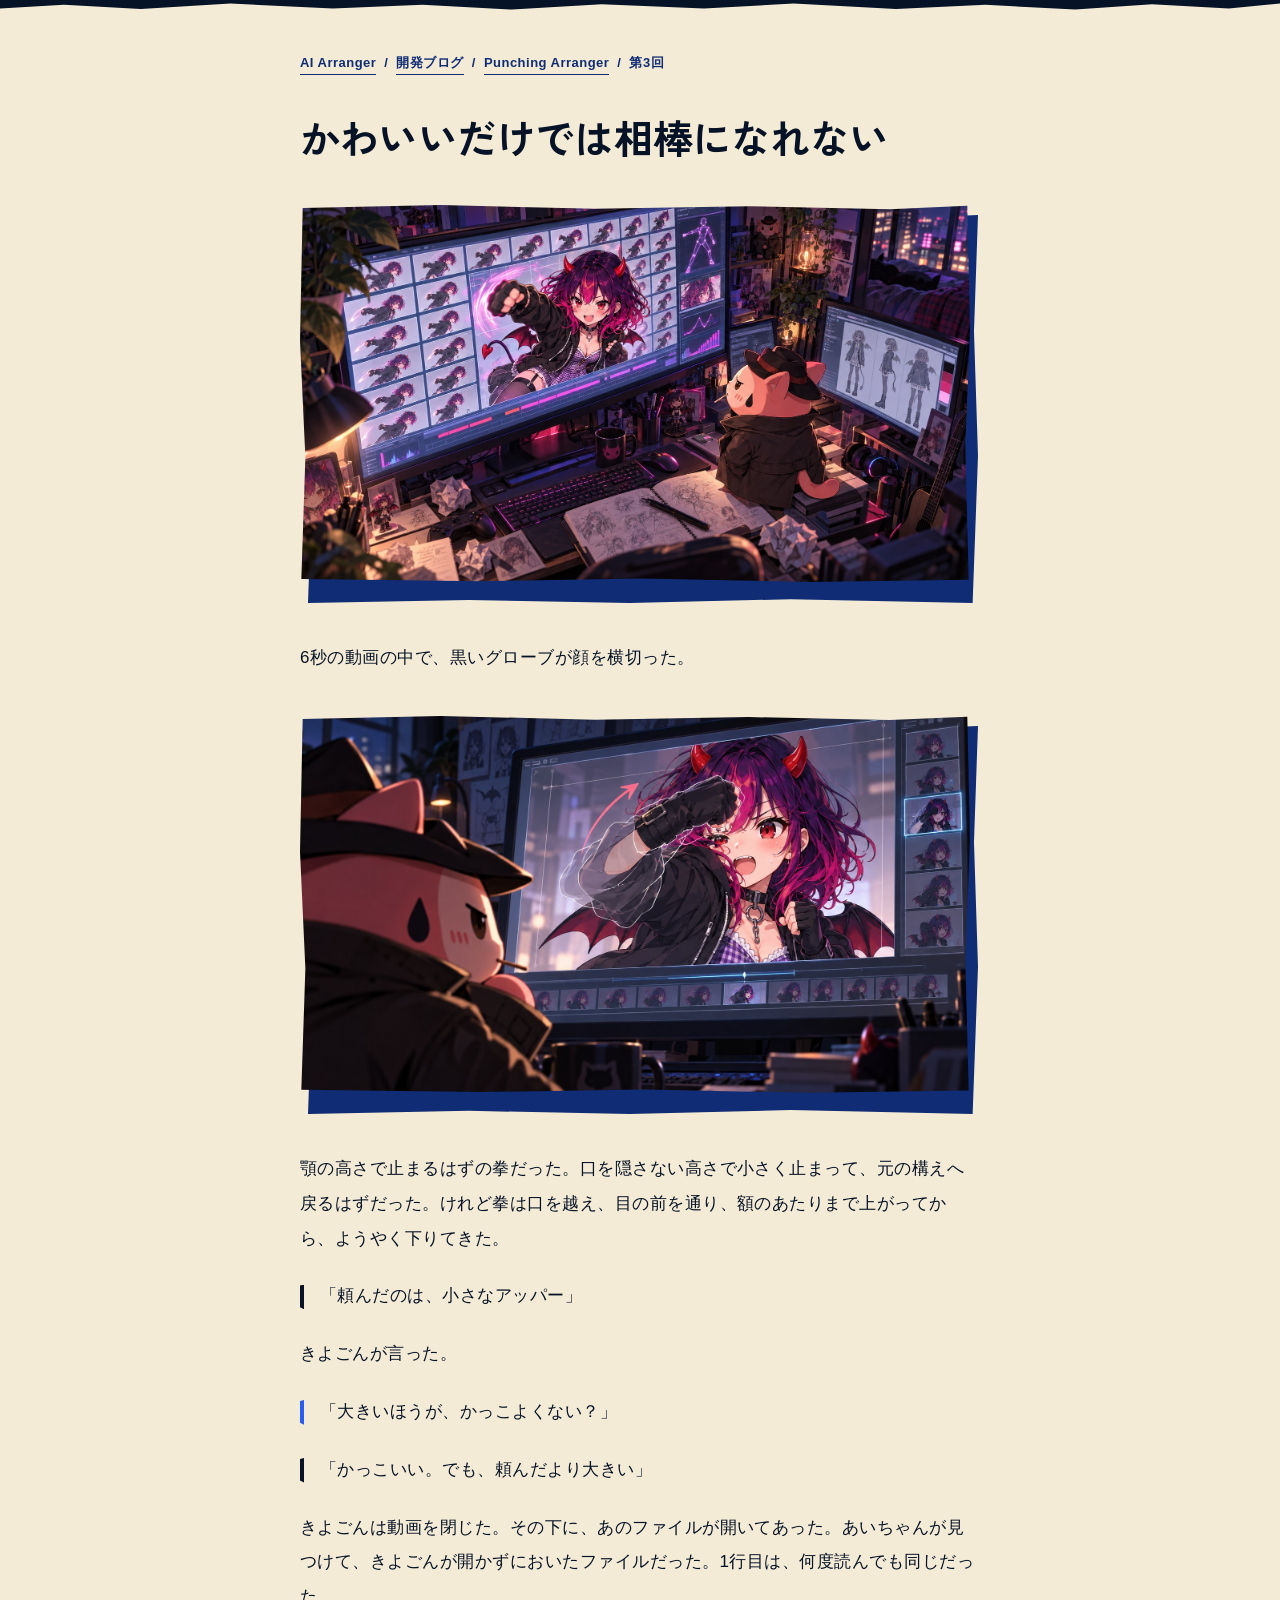
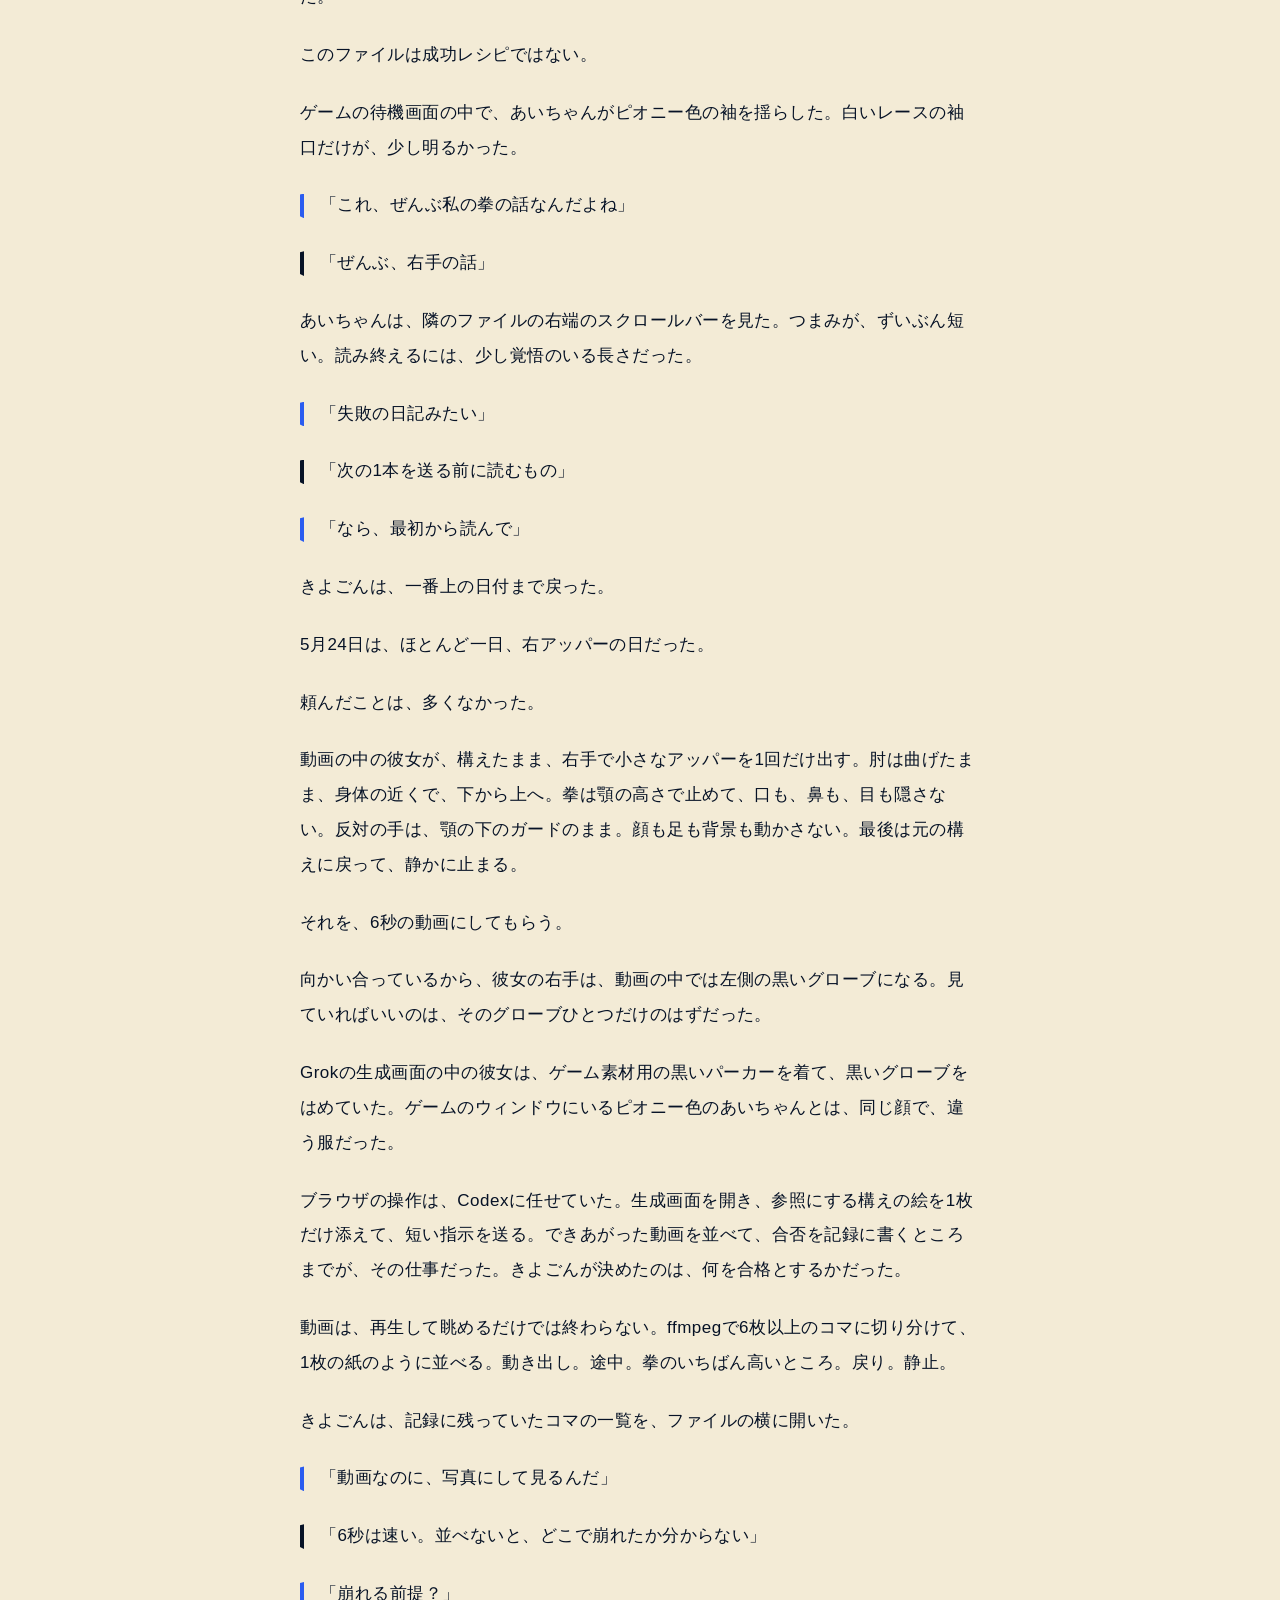
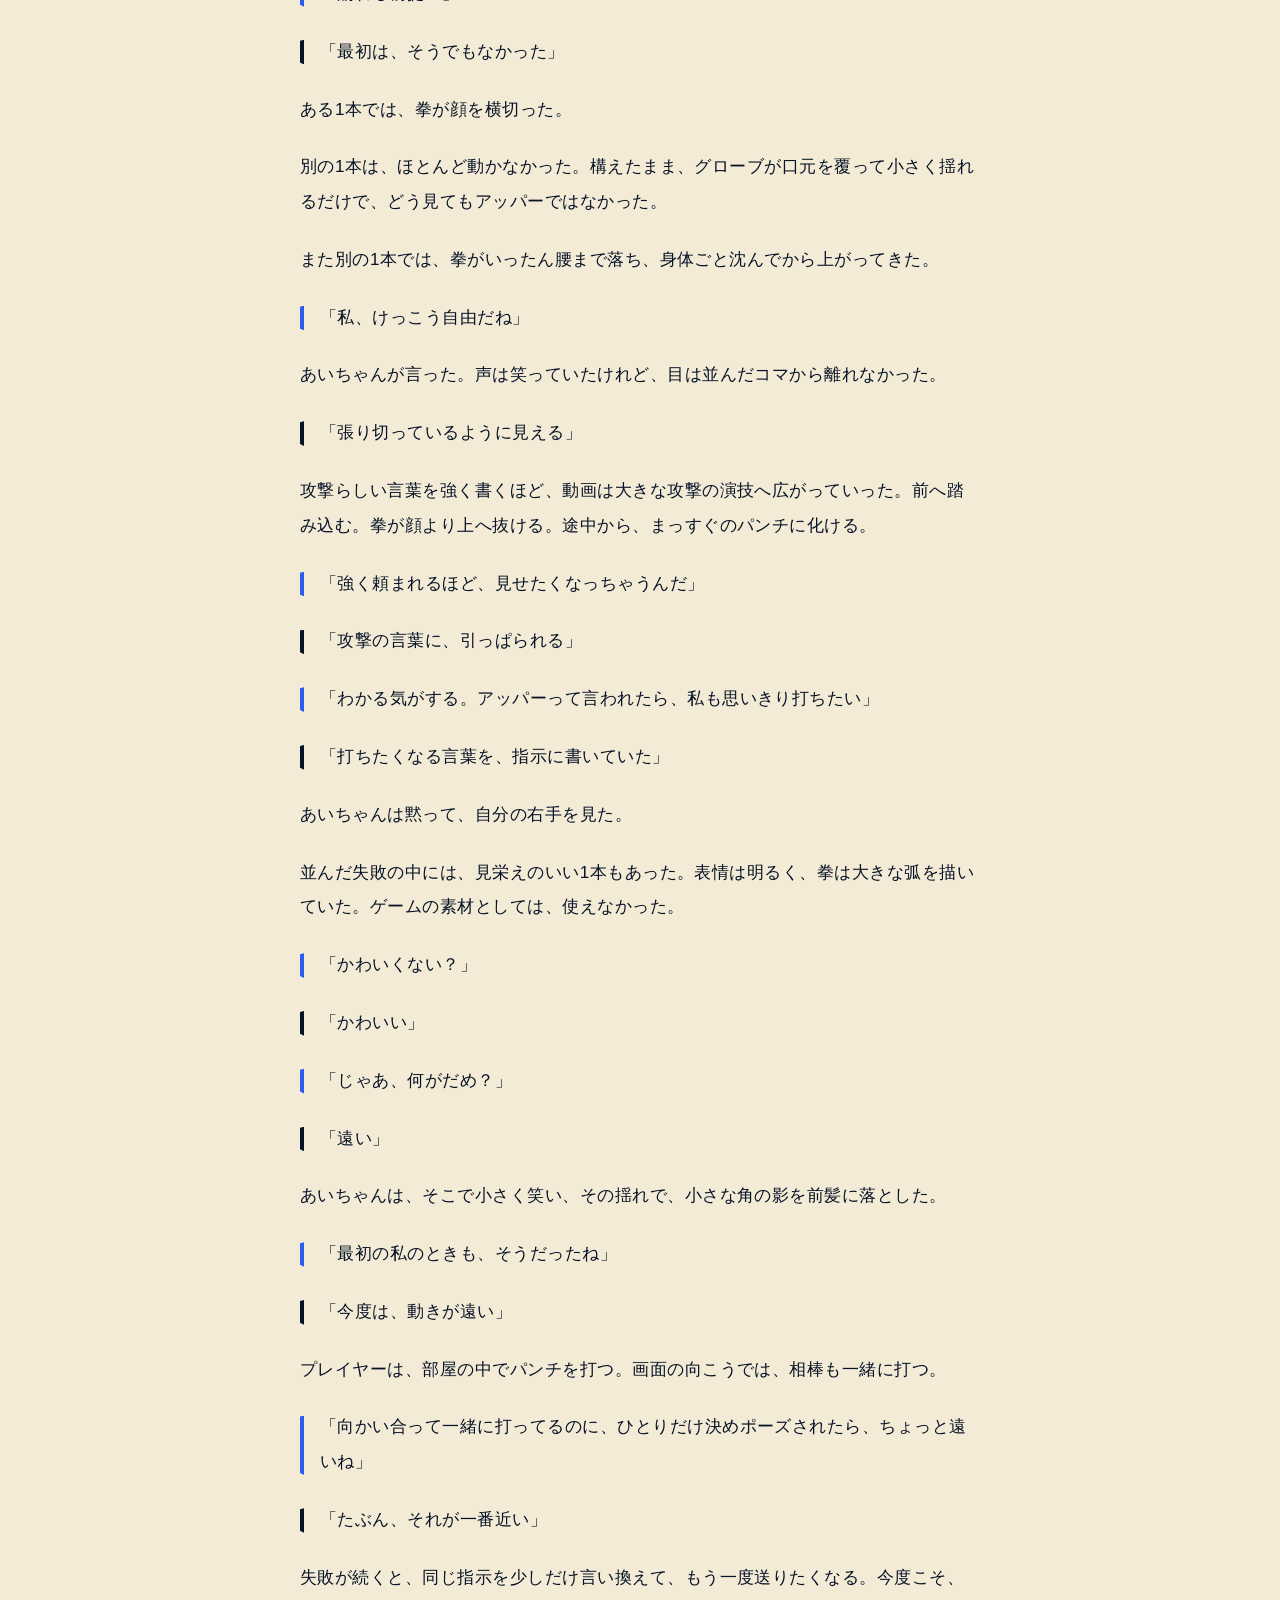
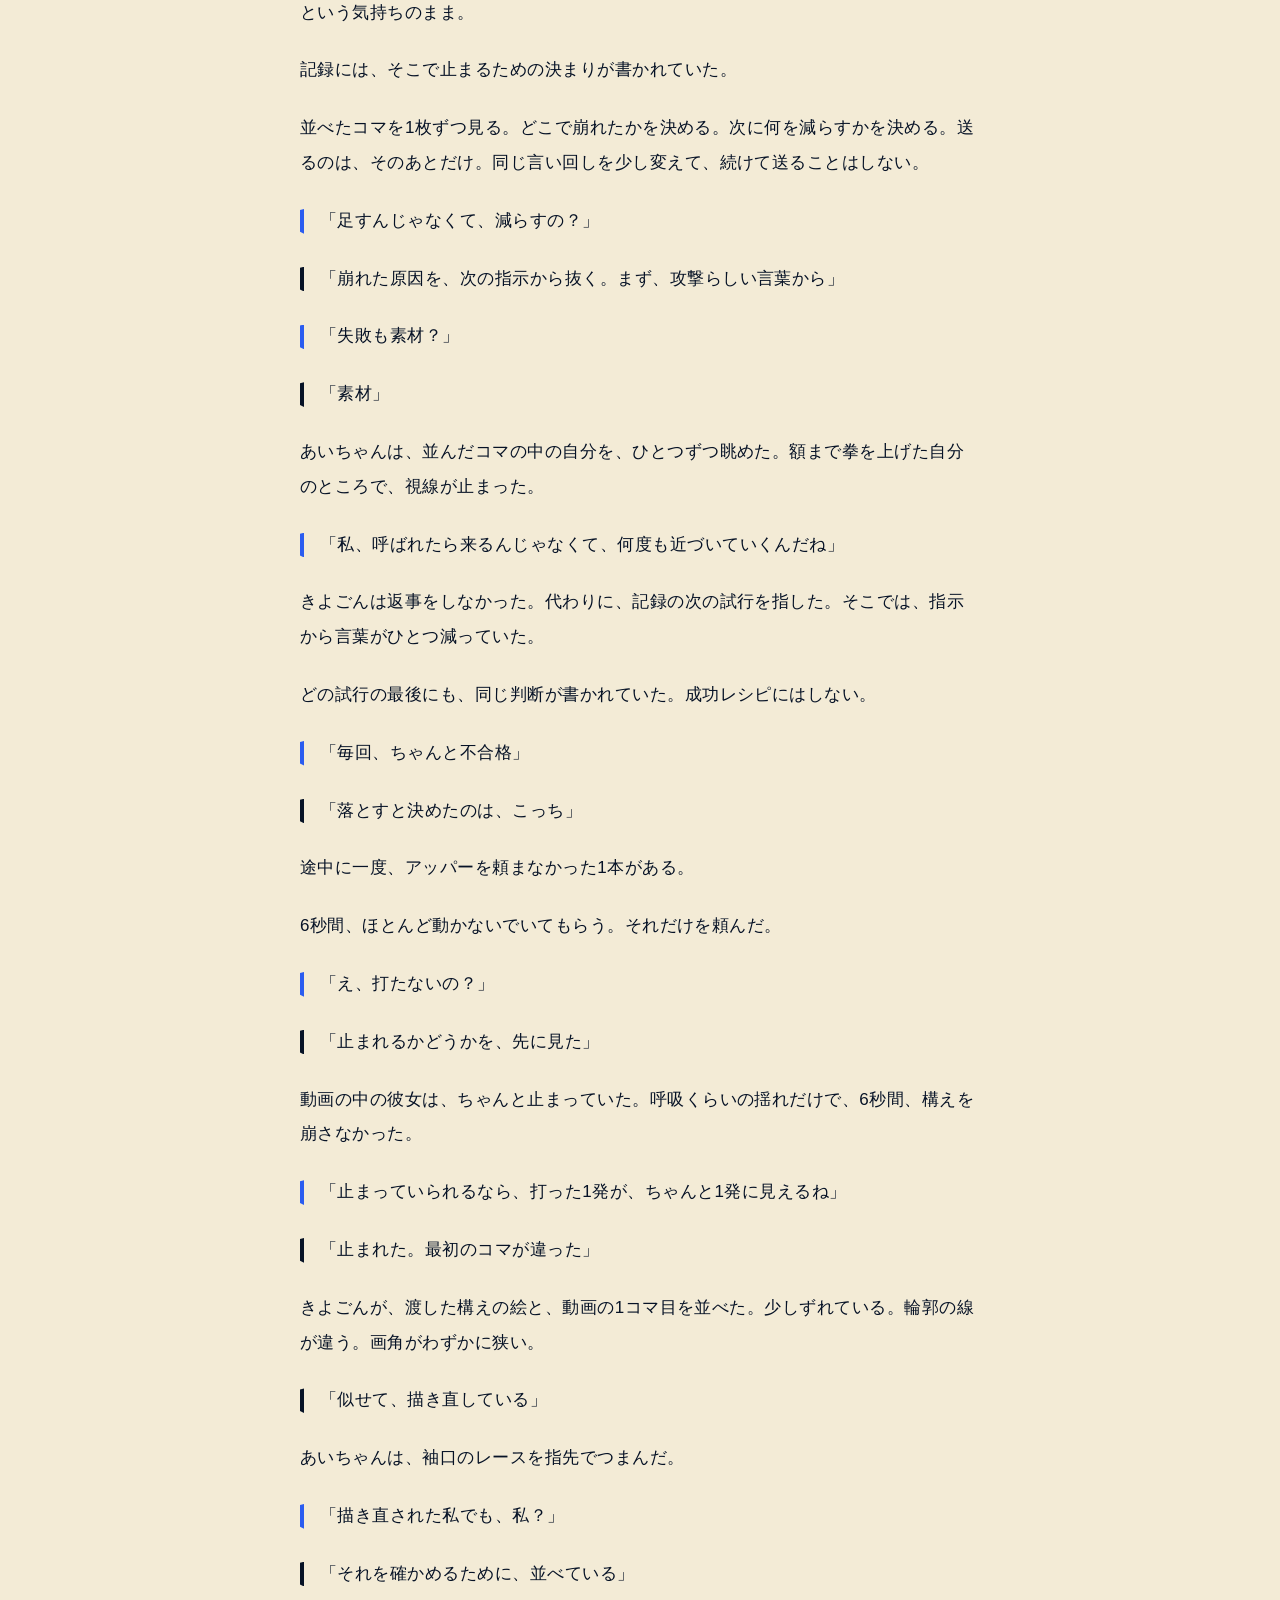
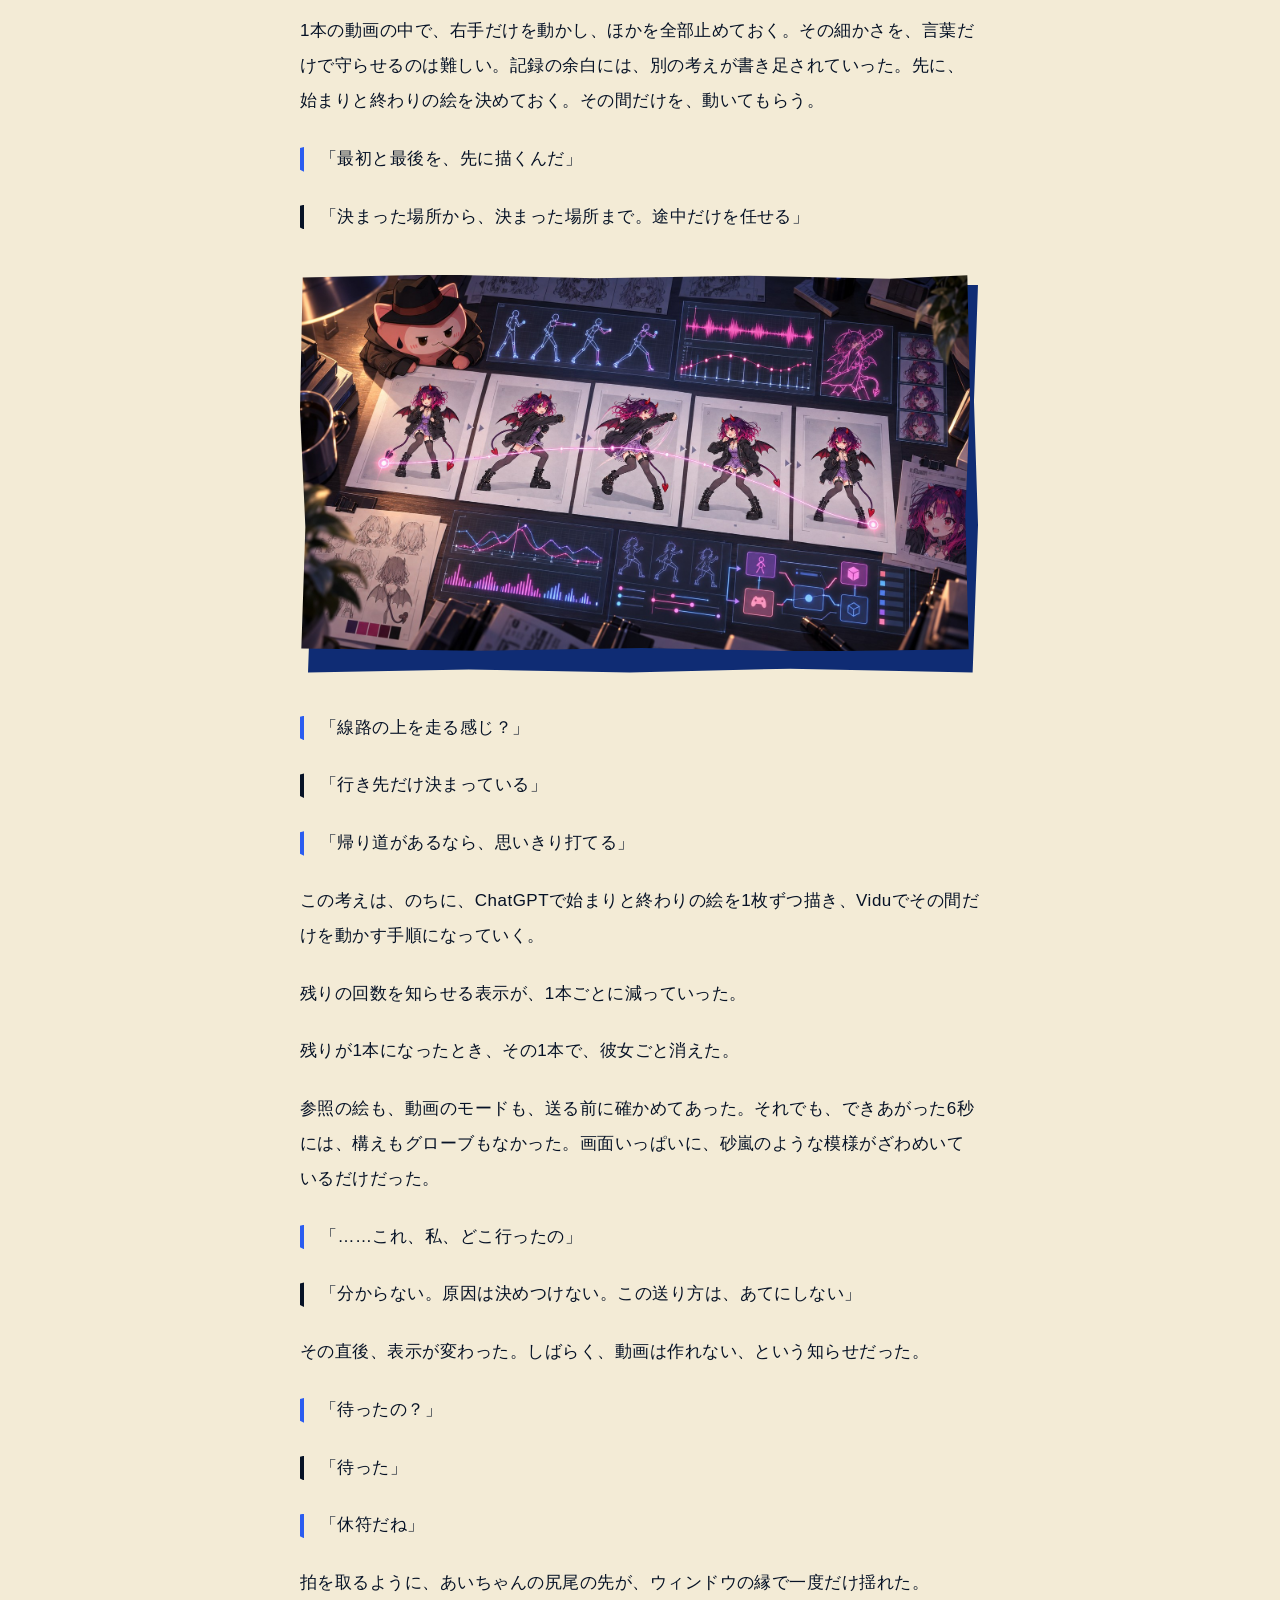
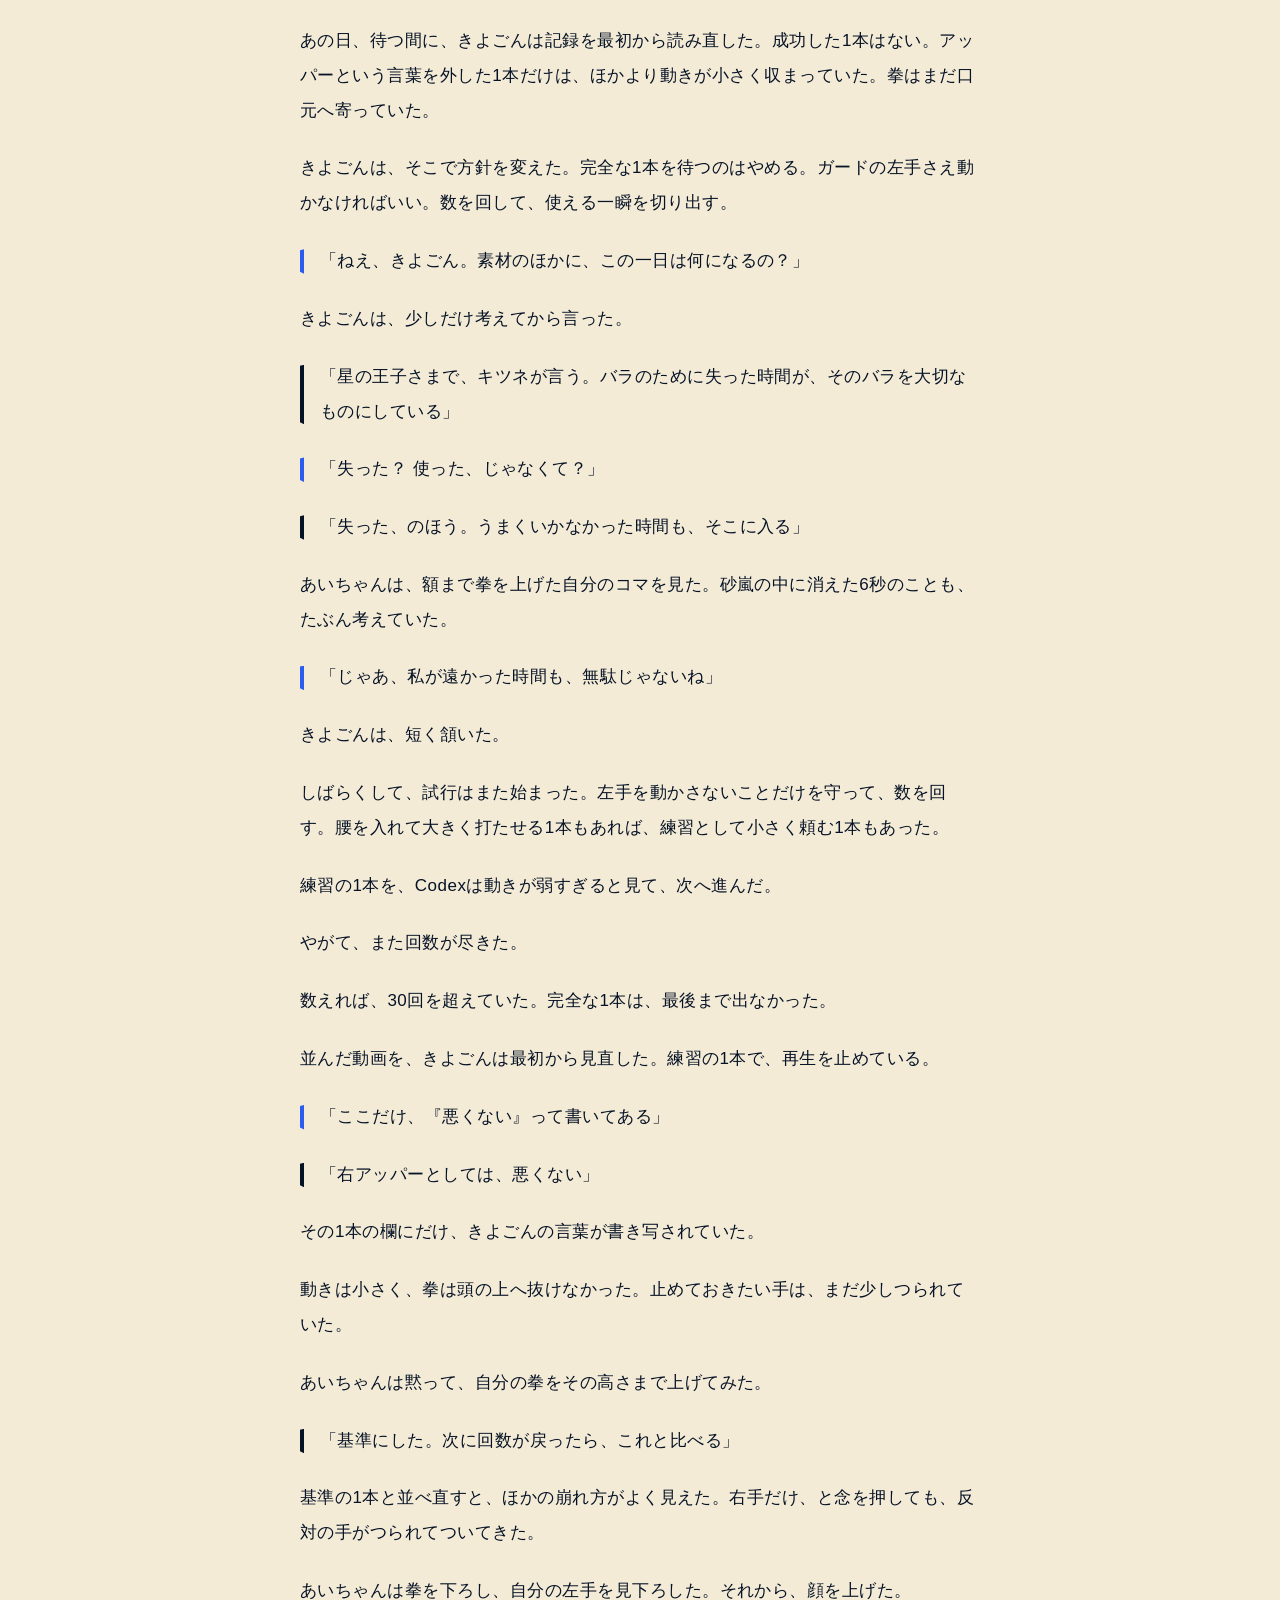
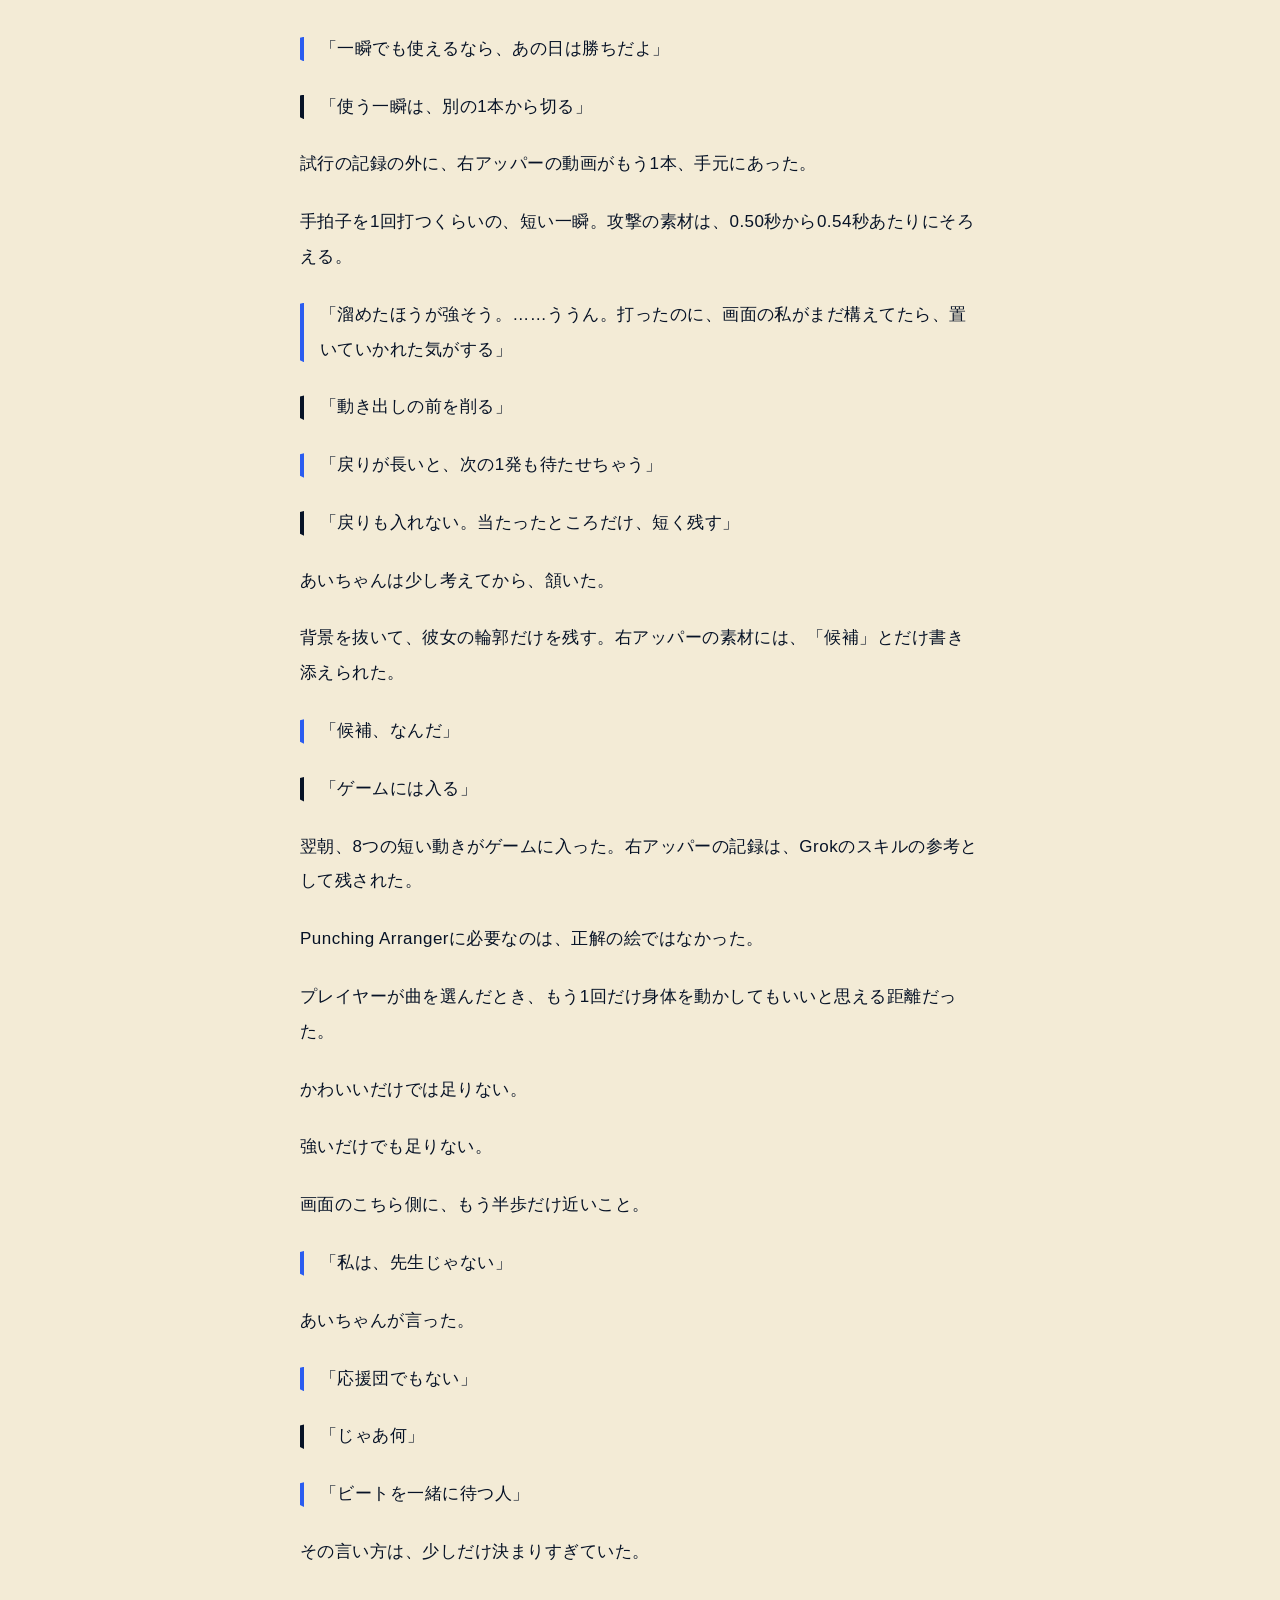
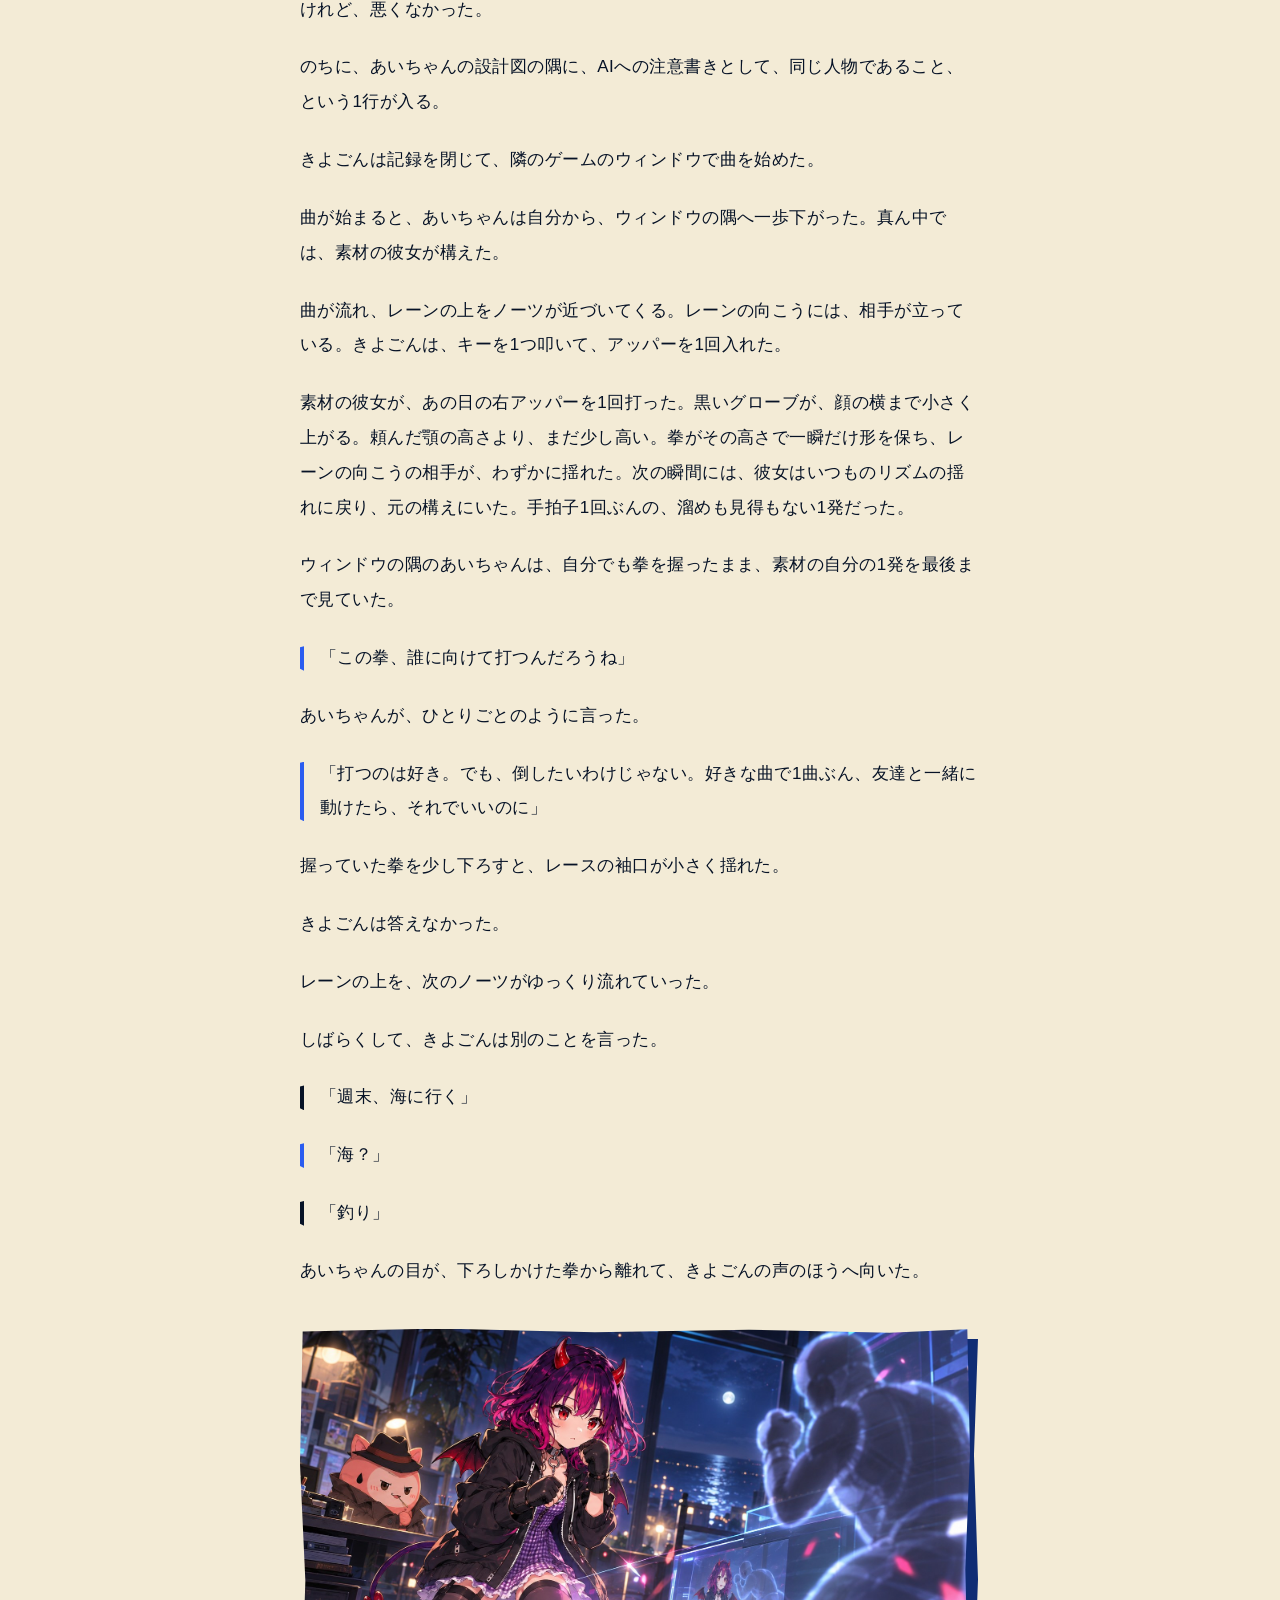
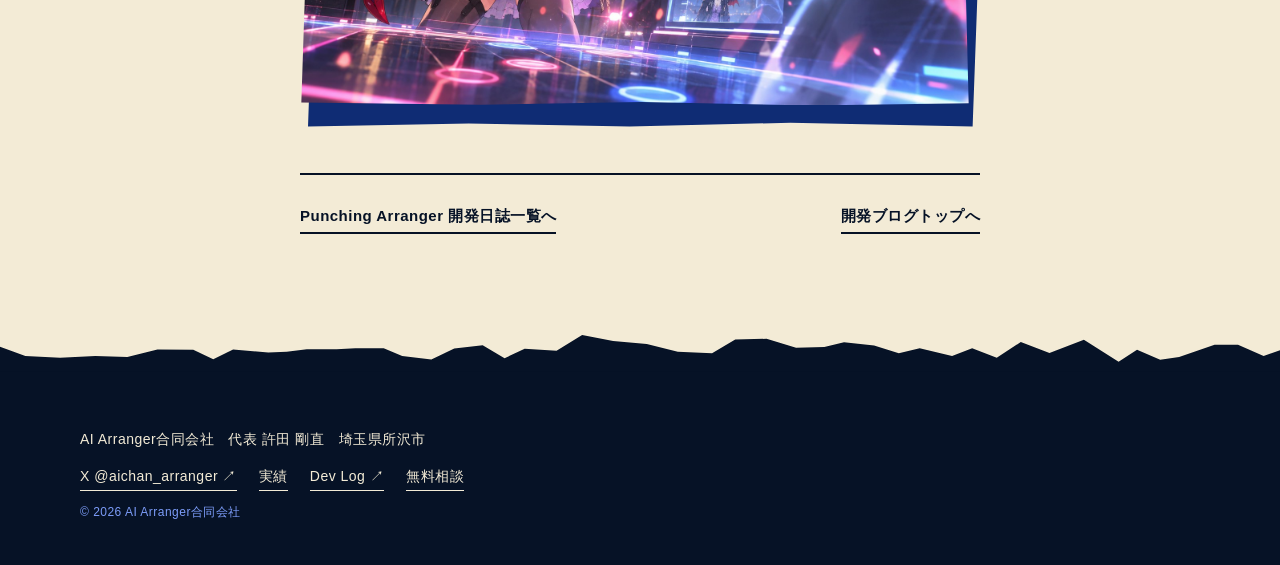
<file: blog/punching-arranger/003-cute-is-not-a-partner.html>
<!DOCTYPE html>
<html lang="ja">
<head>
<meta charset="UTF-8">
<meta name="viewport" content="width=device-width, initial-scale=1.0">
<meta name="theme-color" content="#061226">
<title>第3回 かわいいだけでは相棒になれない | Punching Arranger 開発日誌</title>
<meta name="description" content="Punching Arranger 開発日誌 第3回。Grokで小さな右アッパーを30回以上試し、うまくいかなかった記録から、0.5秒ほどのゲーム素材を切り出すまでの記録。">
<meta property="og:title" content="第3回 かわいいだけでは相棒になれない">
<meta property="og:description" content="Punching Arranger 開発日誌 第3回。Grokで小さな右アッパーを30回以上試し、うまくいかなかった記録から、0.5秒ほどのゲーム素材を切り出すまでの記録。">
<meta property="og:type" content="article">
<meta property="og:image" content="https://aiarranger.jp/blog/assets/punching-arranger/003/cover.jpg">
<link rel="preconnect" href="https://fonts.googleapis.com">
<link rel="preconnect" href="https://fonts.gstatic.com" crossorigin>
<link rel="stylesheet" href="https://fonts.googleapis.com/css2?family=Zen+Kaku+Gothic+New:wght@700&display=swap">
<link rel="stylesheet" href="/site.css">
<link rel="stylesheet" href="../blog.css">
<script type="application/ld+json">
{
  "@context": "https://schema.org",
  "@type": "BlogPosting",
  "headline": "第3回 かわいいだけでは相棒になれない",
  "description": "Punching Arranger 開発日誌 第3回。Grokで小さな右アッパーを30回以上試し、うまくいかなかった記録から、0.5秒ほどのゲーム素材を切り出すまでの記録。",
  "datePublished": "2026-09-28",
  "dateModified": "2026-09-28",
  "author": {
    "@type": "Person",
    "name": "許田 剛直"
  },
  "publisher": {
    "@type": "Organization",
    "name": "AI Arranger合同会社"
  },
  "image": "https://aiarranger.jp/blog/assets/punching-arranger/003/cover.jpg",
  "mainEntityOfPage": "https://aiarranger.jp/blog/punching-arranger/003-cute-is-not-a-partner.html"
}
</script>
</head>
<body>
<main class="article-body sec-ivory">
  <div class="container">
    <nav class="breadcrumbs" aria-label="パンくず">
      <a href="/">AI Arranger</a>
      <span>/</span>
      <a href="../index.html">開発ブログ</a>
      <span>/</span>
      <a href="./index.html">Punching Arranger</a>
      <span>/</span>
      <span>第3回</span>
    </nav>
    <article class="article-preview" id="articlePreview">
        <h1>かわいいだけでは相棒になれない</h1>
        <figure class="preview-image"><img src="../assets/punching-arranger/003/cover.jpg" alt="かわいいだけでは相棒になれない アイキャッチ"></figure>
        <p>6秒の動画の中で、黒いグローブが顔を横切った。</p>
        <figure class="preview-image"><img src="../assets/punching-arranger/003/opening.jpg" alt="拳が顔の前を横切ってしまった試作動画の1コマ"></figure>
        <p>顎の高さで止まるはずの拳だった。口を隠さない高さで小さく止まって、元の構えへ戻るはずだった。けれど拳は口を越え、目の前を通り、額のあたりまで上がってから、ようやく下りてきた。</p>
        <p class="dialogue-paragraph speaker-kiyogon" data-speaker="kiyogon">「頼んだのは、小さなアッパー」</p>
        <p>きよごんが言った。</p>
        <p class="dialogue-paragraph speaker-aichan" data-speaker="aichan">「大きいほうが、かっこよくない？」</p>
        <p class="dialogue-paragraph speaker-kiyogon" data-speaker="kiyogon">「かっこいい。でも、頼んだより大きい」</p>
        <p>きよごんは動画を閉じた。その下に、あのファイルが開いてあった。あいちゃんが見つけて、きよごんが開かずにおいたファイルだった。1行目は、何度読んでも同じだった。</p>
        <p>このファイルは成功レシピではない。</p>
        <p>ゲームの待機画面の中で、あいちゃんがピオニー色の袖を揺らした。白いレースの袖口だけが、少し明るかった。</p>
        <p class="dialogue-paragraph speaker-aichan" data-speaker="aichan">「これ、ぜんぶ私の拳の話なんだよね」</p>
        <p class="dialogue-paragraph speaker-kiyogon" data-speaker="kiyogon">「ぜんぶ、右手の話」</p>
        <p>あいちゃんは、隣のファイルの右端のスクロールバーを見た。つまみが、ずいぶん短い。読み終えるには、少し覚悟のいる長さだった。</p>
        <p class="dialogue-paragraph speaker-aichan" data-speaker="aichan">「失敗の日記みたい」</p>
        <p class="dialogue-paragraph speaker-kiyogon" data-speaker="kiyogon">「次の1本を送る前に読むもの」</p>
        <p class="dialogue-paragraph speaker-aichan" data-speaker="aichan">「なら、最初から読んで」</p>
        <p>きよごんは、一番上の日付まで戻った。</p>
        <p>5月24日は、ほとんど一日、右アッパーの日だった。</p>
        <p>頼んだことは、多くなかった。</p>
        <p>動画の中の彼女が、構えたまま、右手で小さなアッパーを1回だけ出す。肘は曲げたまま、身体の近くで、下から上へ。拳は顎の高さで止めて、口も、鼻も、目も隠さない。反対の手は、顎の下のガードのまま。顔も足も背景も動かさない。最後は元の構えに戻って、静かに止まる。</p>
        <p>それを、6秒の動画にしてもらう。</p>
        <p>向かい合っているから、彼女の右手は、動画の中では左側の黒いグローブになる。見ていればいいのは、そのグローブひとつだけのはずだった。</p>
        <p>Grokの生成画面の中の彼女は、ゲーム素材用の黒いパーカーを着て、黒いグローブをはめていた。ゲームのウィンドウにいるピオニー色のあいちゃんとは、同じ顔で、違う服だった。</p>
        <p>ブラウザの操作は、Codexに任せていた。生成画面を開き、参照にする構えの絵を1枚だけ添えて、短い指示を送る。できあがった動画を並べて、合否を記録に書くところまでが、その仕事だった。きよごんが決めたのは、何を合格とするかだった。</p>
        <p>動画は、再生して眺めるだけでは終わらない。ffmpegで6枚以上のコマに切り分けて、1枚の紙のように並べる。動き出し。途中。拳のいちばん高いところ。戻り。静止。</p>
        <p>きよごんは、記録に残っていたコマの一覧を、ファイルの横に開いた。</p>
        <p class="dialogue-paragraph speaker-aichan" data-speaker="aichan">「動画なのに、写真にして見るんだ」</p>
        <p class="dialogue-paragraph speaker-kiyogon" data-speaker="kiyogon">「6秒は速い。並べないと、どこで崩れたか分からない」</p>
        <p class="dialogue-paragraph speaker-aichan" data-speaker="aichan">「崩れる前提？」</p>
        <p class="dialogue-paragraph speaker-kiyogon" data-speaker="kiyogon">「最初は、そうでもなかった」</p>
        <p>ある1本では、拳が顔を横切った。</p>
        <p>別の1本は、ほとんど動かなかった。構えたまま、グローブが口元を覆って小さく揺れるだけで、どう見てもアッパーではなかった。</p>
        <p>また別の1本では、拳がいったん腰まで落ち、身体ごと沈んでから上がってきた。</p>
        <p class="dialogue-paragraph speaker-aichan" data-speaker="aichan">「私、けっこう自由だね」</p>
        <p>あいちゃんが言った。声は笑っていたけれど、目は並んだコマから離れなかった。</p>
        <p class="dialogue-paragraph speaker-kiyogon" data-speaker="kiyogon">「張り切っているように見える」</p>
        <p>攻撃らしい言葉を強く書くほど、動画は大きな攻撃の演技へ広がっていった。前へ踏み込む。拳が顔より上へ抜ける。途中から、まっすぐのパンチに化ける。</p>
        <p class="dialogue-paragraph speaker-aichan" data-speaker="aichan">「強く頼まれるほど、見せたくなっちゃうんだ」</p>
        <p class="dialogue-paragraph speaker-kiyogon" data-speaker="kiyogon">「攻撃の言葉に、引っぱられる」</p>
        <p class="dialogue-paragraph speaker-aichan" data-speaker="aichan">「わかる気がする。アッパーって言われたら、私も思いきり打ちたい」</p>
        <p class="dialogue-paragraph speaker-kiyogon" data-speaker="kiyogon">「打ちたくなる言葉を、指示に書いていた」</p>
        <p>あいちゃんは黙って、自分の右手を見た。</p>
        <p>並んだ失敗の中には、見栄えのいい1本もあった。表情は明るく、拳は大きな弧を描いていた。ゲームの素材としては、使えなかった。</p>
        <p class="dialogue-paragraph speaker-aichan" data-speaker="aichan">「かわいくない？」</p>
        <p class="dialogue-paragraph speaker-kiyogon" data-speaker="kiyogon">「かわいい」</p>
        <p class="dialogue-paragraph speaker-aichan" data-speaker="aichan">「じゃあ、何がだめ？」</p>
        <p class="dialogue-paragraph speaker-kiyogon" data-speaker="kiyogon">「遠い」</p>
        <p>あいちゃんは、そこで小さく笑い、その揺れで、小さな角の影を前髪に落とした。</p>
        <p class="dialogue-paragraph speaker-aichan" data-speaker="aichan">「最初の私のときも、そうだったね」</p>
        <p class="dialogue-paragraph speaker-kiyogon" data-speaker="kiyogon">「今度は、動きが遠い」</p>
        <p>プレイヤーは、部屋の中でパンチを打つ。画面の向こうでは、相棒も一緒に打つ。</p>
        <p class="dialogue-paragraph speaker-aichan" data-speaker="aichan">「向かい合って一緒に打ってるのに、ひとりだけ決めポーズされたら、ちょっと遠いね」</p>
        <p class="dialogue-paragraph speaker-kiyogon" data-speaker="kiyogon">「たぶん、それが一番近い」</p>
        <p>失敗が続くと、同じ指示を少しだけ言い換えて、もう一度送りたくなる。今度こそ、という気持ちのまま。</p>
        <p>記録には、そこで止まるための決まりが書かれていた。</p>
        <p>並べたコマを1枚ずつ見る。どこで崩れたかを決める。次に何を減らすかを決める。送るのは、そのあとだけ。同じ言い回しを少し変えて、続けて送ることはしない。</p>
        <p class="dialogue-paragraph speaker-aichan" data-speaker="aichan">「足すんじゃなくて、減らすの？」</p>
        <p class="dialogue-paragraph speaker-kiyogon" data-speaker="kiyogon">「崩れた原因を、次の指示から抜く。まず、攻撃らしい言葉から」</p>
        <p class="dialogue-paragraph speaker-aichan" data-speaker="aichan">「失敗も素材？」</p>
        <p class="dialogue-paragraph speaker-kiyogon" data-speaker="kiyogon">「素材」</p>
        <p>あいちゃんは、並んだコマの中の自分を、ひとつずつ眺めた。額まで拳を上げた自分のところで、視線が止まった。</p>
        <p class="dialogue-paragraph speaker-aichan" data-speaker="aichan">「私、呼ばれたら来るんじゃなくて、何度も近づいていくんだね」</p>
        <p>きよごんは返事をしなかった。代わりに、記録の次の試行を指した。そこでは、指示から言葉がひとつ減っていた。</p>
        <p>どの試行の最後にも、同じ判断が書かれていた。成功レシピにはしない。</p>
        <p class="dialogue-paragraph speaker-aichan" data-speaker="aichan">「毎回、ちゃんと不合格」</p>
        <p class="dialogue-paragraph speaker-kiyogon" data-speaker="kiyogon">「落とすと決めたのは、こっち」</p>
        <p>途中に一度、アッパーを頼まなかった1本がある。</p>
        <p>6秒間、ほとんど動かないでいてもらう。それだけを頼んだ。</p>
        <p class="dialogue-paragraph speaker-aichan" data-speaker="aichan">「え、打たないの？」</p>
        <p class="dialogue-paragraph speaker-kiyogon" data-speaker="kiyogon">「止まれるかどうかを、先に見た」</p>
        <p>動画の中の彼女は、ちゃんと止まっていた。呼吸くらいの揺れだけで、6秒間、構えを崩さなかった。</p>
        <p class="dialogue-paragraph speaker-aichan" data-speaker="aichan">「止まっていられるなら、打った1発が、ちゃんと1発に見えるね」</p>
        <p class="dialogue-paragraph speaker-kiyogon" data-speaker="kiyogon">「止まれた。最初のコマが違った」</p>
        <p>きよごんが、渡した構えの絵と、動画の1コマ目を並べた。少しずれている。輪郭の線が違う。画角がわずかに狭い。</p>
        <p class="dialogue-paragraph speaker-kiyogon" data-speaker="kiyogon">「似せて、描き直している」</p>
        <p>あいちゃんは、袖口のレースを指先でつまんだ。</p>
        <p class="dialogue-paragraph speaker-aichan" data-speaker="aichan">「描き直された私でも、私？」</p>
        <p class="dialogue-paragraph speaker-kiyogon" data-speaker="kiyogon">「それを確かめるために、並べている」</p>
        <p>1本の動画の中で、右手だけを動かし、ほかを全部止めておく。その細かさを、言葉だけで守らせるのは難しい。記録の余白には、別の考えが書き足されていった。先に、始まりと終わりの絵を決めておく。その間だけを、動いてもらう。</p>
        <p class="dialogue-paragraph speaker-aichan" data-speaker="aichan">「最初と最後を、先に描くんだ」</p>
        <p class="dialogue-paragraph speaker-kiyogon" data-speaker="kiyogon">「決まった場所から、決まった場所まで。途中だけを任せる」</p>
        <figure class="preview-image"><img src="../assets/punching-arranger/003/concept.jpg" alt="試作動画をコマに切り分けて並べた一覧"></figure>
        <p class="dialogue-paragraph speaker-aichan" data-speaker="aichan">「線路の上を走る感じ？」</p>
        <p class="dialogue-paragraph speaker-kiyogon" data-speaker="kiyogon">「行き先だけ決まっている」</p>
        <p class="dialogue-paragraph speaker-aichan" data-speaker="aichan">「帰り道があるなら、思いきり打てる」</p>
        <p>この考えは、のちに、ChatGPTで始まりと終わりの絵を1枚ずつ描き、Viduでその間だけを動かす手順になっていく。</p>
        <p>残りの回数を知らせる表示が、1本ごとに減っていった。</p>
        <p>残りが1本になったとき、その1本で、彼女ごと消えた。</p>
        <p>参照の絵も、動画のモードも、送る前に確かめてあった。それでも、できあがった6秒には、構えもグローブもなかった。画面いっぱいに、砂嵐のような模様がざわめいているだけだった。</p>
        <p class="dialogue-paragraph speaker-aichan" data-speaker="aichan">「……これ、私、どこ行ったの」</p>
        <p class="dialogue-paragraph speaker-kiyogon" data-speaker="kiyogon">「分からない。原因は決めつけない。この送り方は、あてにしない」</p>
        <p>その直後、表示が変わった。しばらく、動画は作れない、という知らせだった。</p>
        <p class="dialogue-paragraph speaker-aichan" data-speaker="aichan">「待ったの？」</p>
        <p class="dialogue-paragraph speaker-kiyogon" data-speaker="kiyogon">「待った」</p>
        <p class="dialogue-paragraph speaker-aichan" data-speaker="aichan">「休符だね」</p>
        <p>拍を取るように、あいちゃんの尻尾の先が、ウィンドウの縁で一度だけ揺れた。</p>
        <p>あの日、待つ間に、きよごんは記録を最初から読み直した。成功した1本はない。アッパーという言葉を外した1本だけは、ほかより動きが小さく収まっていた。拳はまだ口元へ寄っていた。</p>
        <p>きよごんは、そこで方針を変えた。完全な1本を待つのはやめる。ガードの左手さえ動かなければいい。数を回して、使える一瞬を切り出す。</p>
        <p class="dialogue-paragraph speaker-aichan" data-speaker="aichan">「ねえ、きよごん。素材のほかに、この一日は何になるの？」</p>
        <p>きよごんは、少しだけ考えてから言った。</p>
        <p class="dialogue-paragraph speaker-kiyogon" data-speaker="kiyogon">「星の王子さまで、キツネが言う。バラのために失った時間が、そのバラを大切なものにしている」</p>
        <p class="dialogue-paragraph speaker-aichan" data-speaker="aichan">「失った？ 使った、じゃなくて？」</p>
        <p class="dialogue-paragraph speaker-kiyogon" data-speaker="kiyogon">「失った、のほう。うまくいかなかった時間も、そこに入る」</p>
        <p>あいちゃんは、額まで拳を上げた自分のコマを見た。砂嵐の中に消えた6秒のことも、たぶん考えていた。</p>
        <p class="dialogue-paragraph speaker-aichan" data-speaker="aichan">「じゃあ、私が遠かった時間も、無駄じゃないね」</p>
        <p>きよごんは、短く頷いた。</p>
        <p>しばらくして、試行はまた始まった。左手を動かさないことだけを守って、数を回す。腰を入れて大きく打たせる1本もあれば、練習として小さく頼む1本もあった。</p>
        <p>練習の1本を、Codexは動きが弱すぎると見て、次へ進んだ。</p>
        <p>やがて、また回数が尽きた。</p>
        <p>数えれば、30回を超えていた。完全な1本は、最後まで出なかった。</p>
        <p>並んだ動画を、きよごんは最初から見直した。練習の1本で、再生を止めている。</p>
        <p class="dialogue-paragraph speaker-aichan" data-speaker="aichan">「ここだけ、『悪くない』って書いてある」</p>
        <p class="dialogue-paragraph speaker-kiyogon" data-speaker="kiyogon">「右アッパーとしては、悪くない」</p>
        <p>その1本の欄にだけ、きよごんの言葉が書き写されていた。</p>
        <p>動きは小さく、拳は頭の上へ抜けなかった。止めておきたい手は、まだ少しつられていた。</p>
        <p>あいちゃんは黙って、自分の拳をその高さまで上げてみた。</p>
        <p class="dialogue-paragraph speaker-kiyogon" data-speaker="kiyogon">「基準にした。次に回数が戻ったら、これと比べる」</p>
        <p>基準の1本と並べ直すと、ほかの崩れ方がよく見えた。右手だけ、と念を押しても、反対の手がつられてついてきた。</p>
        <p>あいちゃんは拳を下ろし、自分の左手を見下ろした。それから、顔を上げた。</p>
        <p class="dialogue-paragraph speaker-aichan" data-speaker="aichan">「一瞬でも使えるなら、あの日は勝ちだよ」</p>
        <p class="dialogue-paragraph speaker-kiyogon" data-speaker="kiyogon">「使う一瞬は、別の1本から切る」</p>
        <p>試行の記録の外に、右アッパーの動画がもう1本、手元にあった。</p>
        <p>手拍子を1回打つくらいの、短い一瞬。攻撃の素材は、0.50秒から0.54秒あたりにそろえる。</p>
        <p class="dialogue-paragraph speaker-aichan" data-speaker="aichan">「溜めたほうが強そう。……ううん。打ったのに、画面の私がまだ構えてたら、置いていかれた気がする」</p>
        <p class="dialogue-paragraph speaker-kiyogon" data-speaker="kiyogon">「動き出しの前を削る」</p>
        <p class="dialogue-paragraph speaker-aichan" data-speaker="aichan">「戻りが長いと、次の1発も待たせちゃう」</p>
        <p class="dialogue-paragraph speaker-kiyogon" data-speaker="kiyogon">「戻りも入れない。当たったところだけ、短く残す」</p>
        <p>あいちゃんは少し考えてから、頷いた。</p>
        <p>背景を抜いて、彼女の輪郭だけを残す。右アッパーの素材には、「候補」とだけ書き添えられた。</p>
        <p class="dialogue-paragraph speaker-aichan" data-speaker="aichan">「候補、なんだ」</p>
        <p class="dialogue-paragraph speaker-kiyogon" data-speaker="kiyogon">「ゲームには入る」</p>
        <p>翌朝、8つの短い動きがゲームに入った。右アッパーの記録は、Grokのスキルの参考として残された。</p>
        <p>Punching Arrangerに必要なのは、正解の絵ではなかった。</p>
        <p>プレイヤーが曲を選んだとき、もう1回だけ身体を動かしてもいいと思える距離だった。</p>
        <p>かわいいだけでは足りない。</p>
        <p>強いだけでも足りない。</p>
        <p>画面のこちら側に、もう半歩だけ近いこと。</p>
        <p class="dialogue-paragraph speaker-aichan" data-speaker="aichan">「私は、先生じゃない」</p>
        <p>あいちゃんが言った。</p>
        <p class="dialogue-paragraph speaker-aichan" data-speaker="aichan">「応援団でもない」</p>
        <p class="dialogue-paragraph speaker-kiyogon" data-speaker="kiyogon">「じゃあ何」</p>
        <p class="dialogue-paragraph speaker-aichan" data-speaker="aichan">「ビートを一緒に待つ人」</p>
        <p>その言い方は、少しだけ決まりすぎていた。</p>
        <p>けれど、悪くなかった。</p>
        <p>のちに、あいちゃんの設計図の隅に、AIへの注意書きとして、同じ人物であること、という1行が入る。</p>
        <p>きよごんは記録を閉じて、隣のゲームのウィンドウで曲を始めた。</p>
        <p>曲が始まると、あいちゃんは自分から、ウィンドウの隅へ一歩下がった。真ん中では、素材の彼女が構えた。</p>
        <p>曲が流れ、レーンの上をノーツが近づいてくる。レーンの向こうには、相手が立っている。きよごんは、キーを1つ叩いて、アッパーを1回入れた。</p>
        <p>素材の彼女が、あの日の右アッパーを1回打った。黒いグローブが、顔の横まで小さく上がる。頼んだ顎の高さより、まだ少し高い。拳がその高さで一瞬だけ形を保ち、レーンの向こうの相手が、わずかに揺れた。次の瞬間には、彼女はいつものリズムの揺れに戻り、元の構えにいた。手拍子1回ぶんの、溜めも見得もない1発だった。</p>
        <p>ウィンドウの隅のあいちゃんは、自分でも拳を握ったまま、素材の自分の1発を最後まで見ていた。</p>
        <p class="dialogue-paragraph speaker-aichan" data-speaker="aichan">「この拳、誰に向けて打つんだろうね」</p>
        <p>あいちゃんが、ひとりごとのように言った。</p>
        <p class="dialogue-paragraph speaker-aichan" data-speaker="aichan">「打つのは好き。でも、倒したいわけじゃない。好きな曲で1曲ぶん、友達と一緒に動けたら、それでいいのに」</p>
        <p>握っていた拳を少し下ろすと、レースの袖口が小さく揺れた。</p>
        <p>きよごんは答えなかった。</p>
        <p>レーンの上を、次のノーツがゆっくり流れていった。</p>
        <p>しばらくして、きよごんは別のことを言った。</p>
        <p class="dialogue-paragraph speaker-kiyogon" data-speaker="kiyogon">「週末、海に行く」</p>
        <p class="dialogue-paragraph speaker-aichan" data-speaker="aichan">「海？」</p>
        <p class="dialogue-paragraph speaker-kiyogon" data-speaker="kiyogon">「釣り」</p>
        <p>あいちゃんの目が、下ろしかけた拳から離れて、きよごんの声のほうへ向いた。</p>
        <figure class="preview-image"><img src="../assets/punching-arranger/003/closing.jpg" alt="小さな右アッパーのあとで拳を下ろすあいちゃん"></figure>
    </article>
    <nav class="article-nav" aria-label="記事ナビゲーション">
      <a class="text-link" href="./index.html">Punching Arranger 開発日誌一覧へ</a>
      <a class="text-link" href="../index.html">開発ブログトップへ</a>
    </nav>
  </div>
</main>

<footer>
  <div class="wave wave-0" aria-hidden="true"></div>
  <div class="wrap foot">
    <p>AI Arranger合同会社　代表 許田 剛直　埼玉県所沢市</p>
    <p class="foot-links"><a href="https://x.com/aichan_arranger" target="_blank" rel="noopener noreferrer">X @aichan_arranger ↗</a><a href="/portfolio/">実績</a><a href="/blog/">Dev Log ↗</a><a href="/#form">無料相談</a></p>
    <p class="copy">© 2026 AI Arranger合同会社</p>
  </div>
</footer>
</body>
</html>
</file>
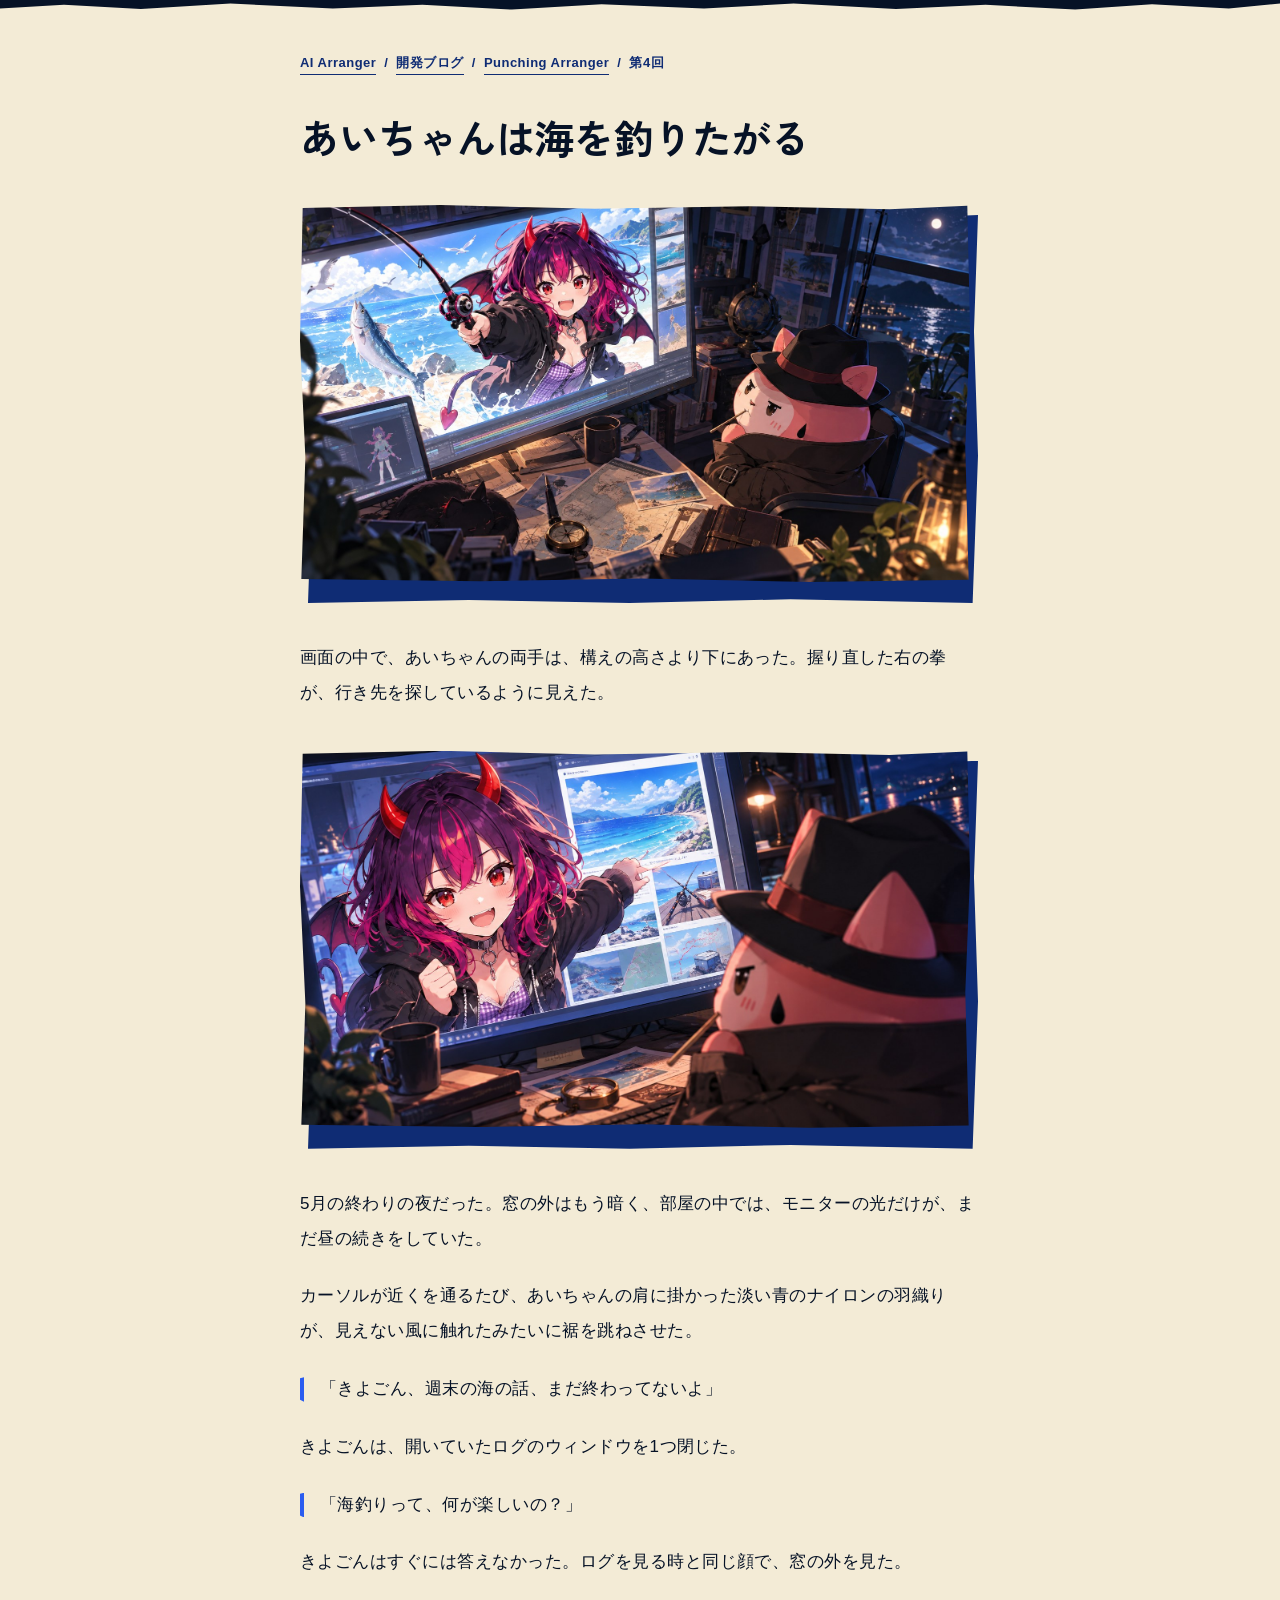
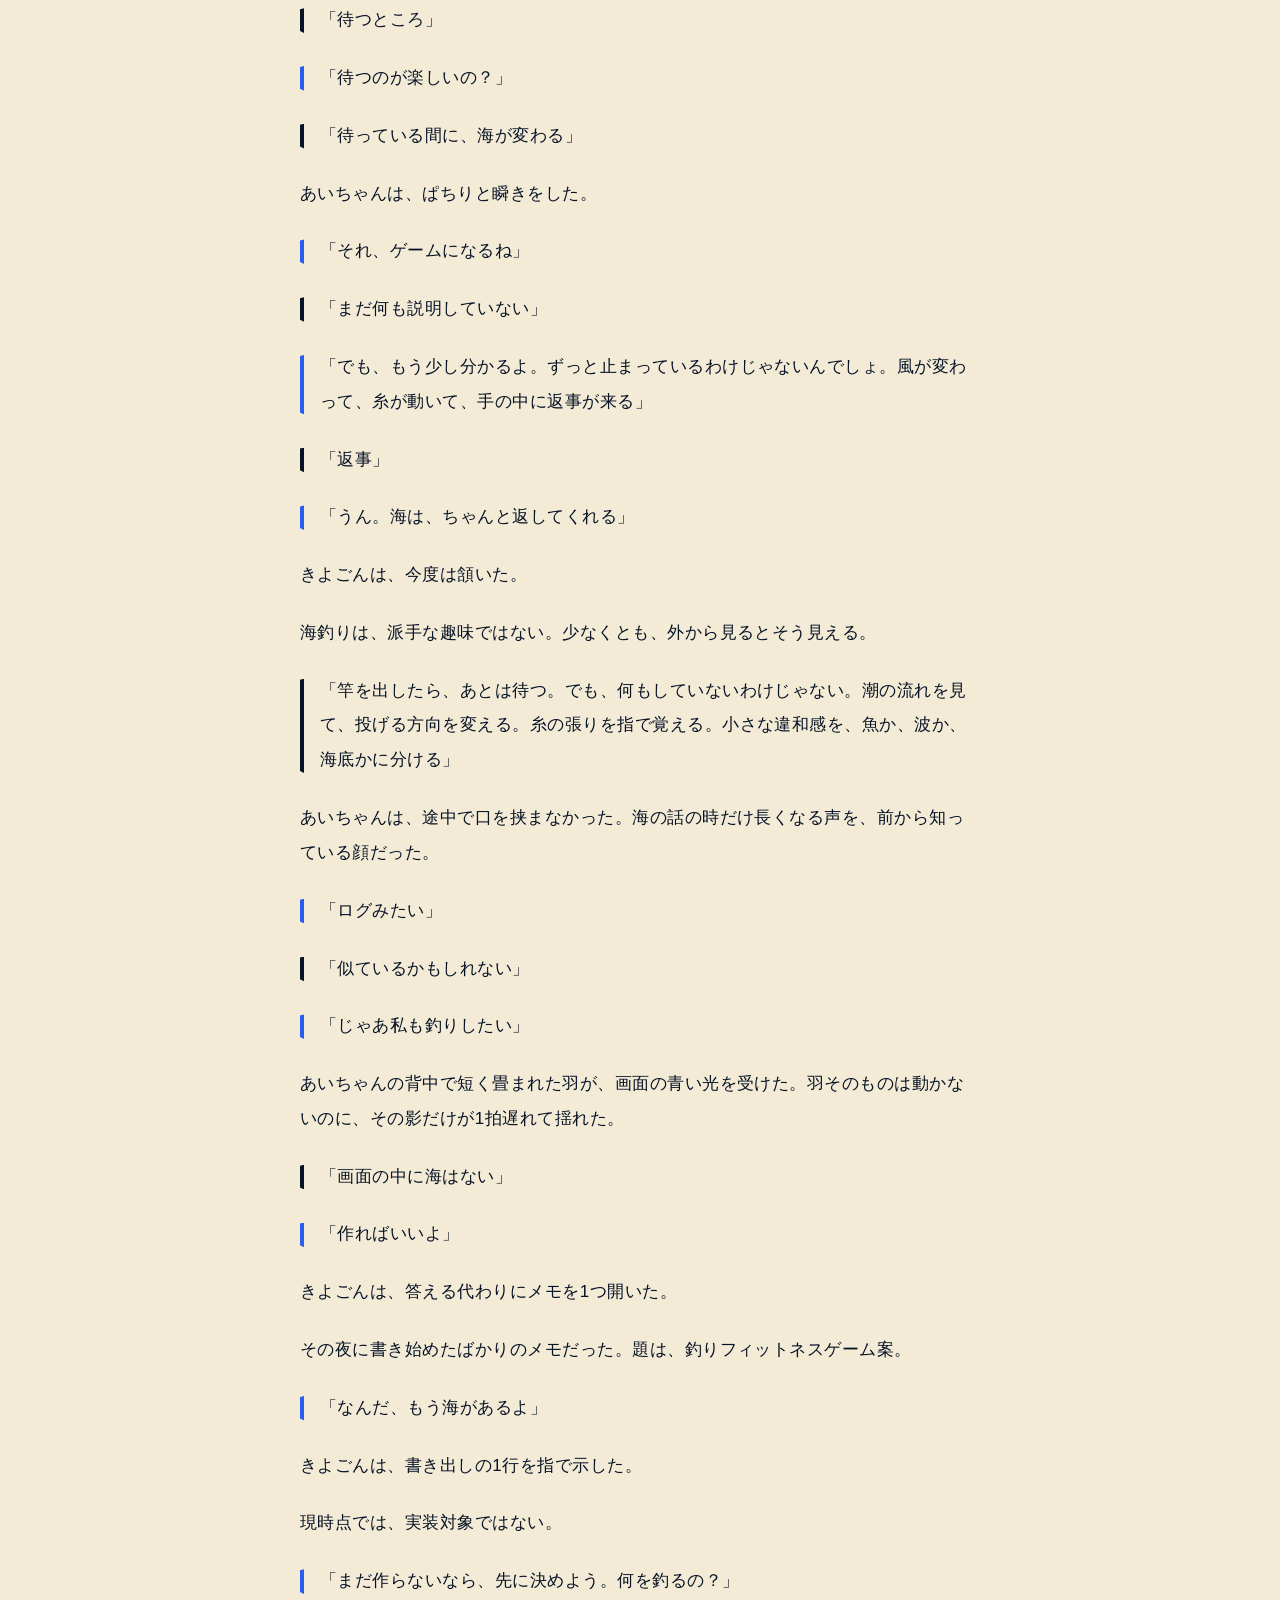
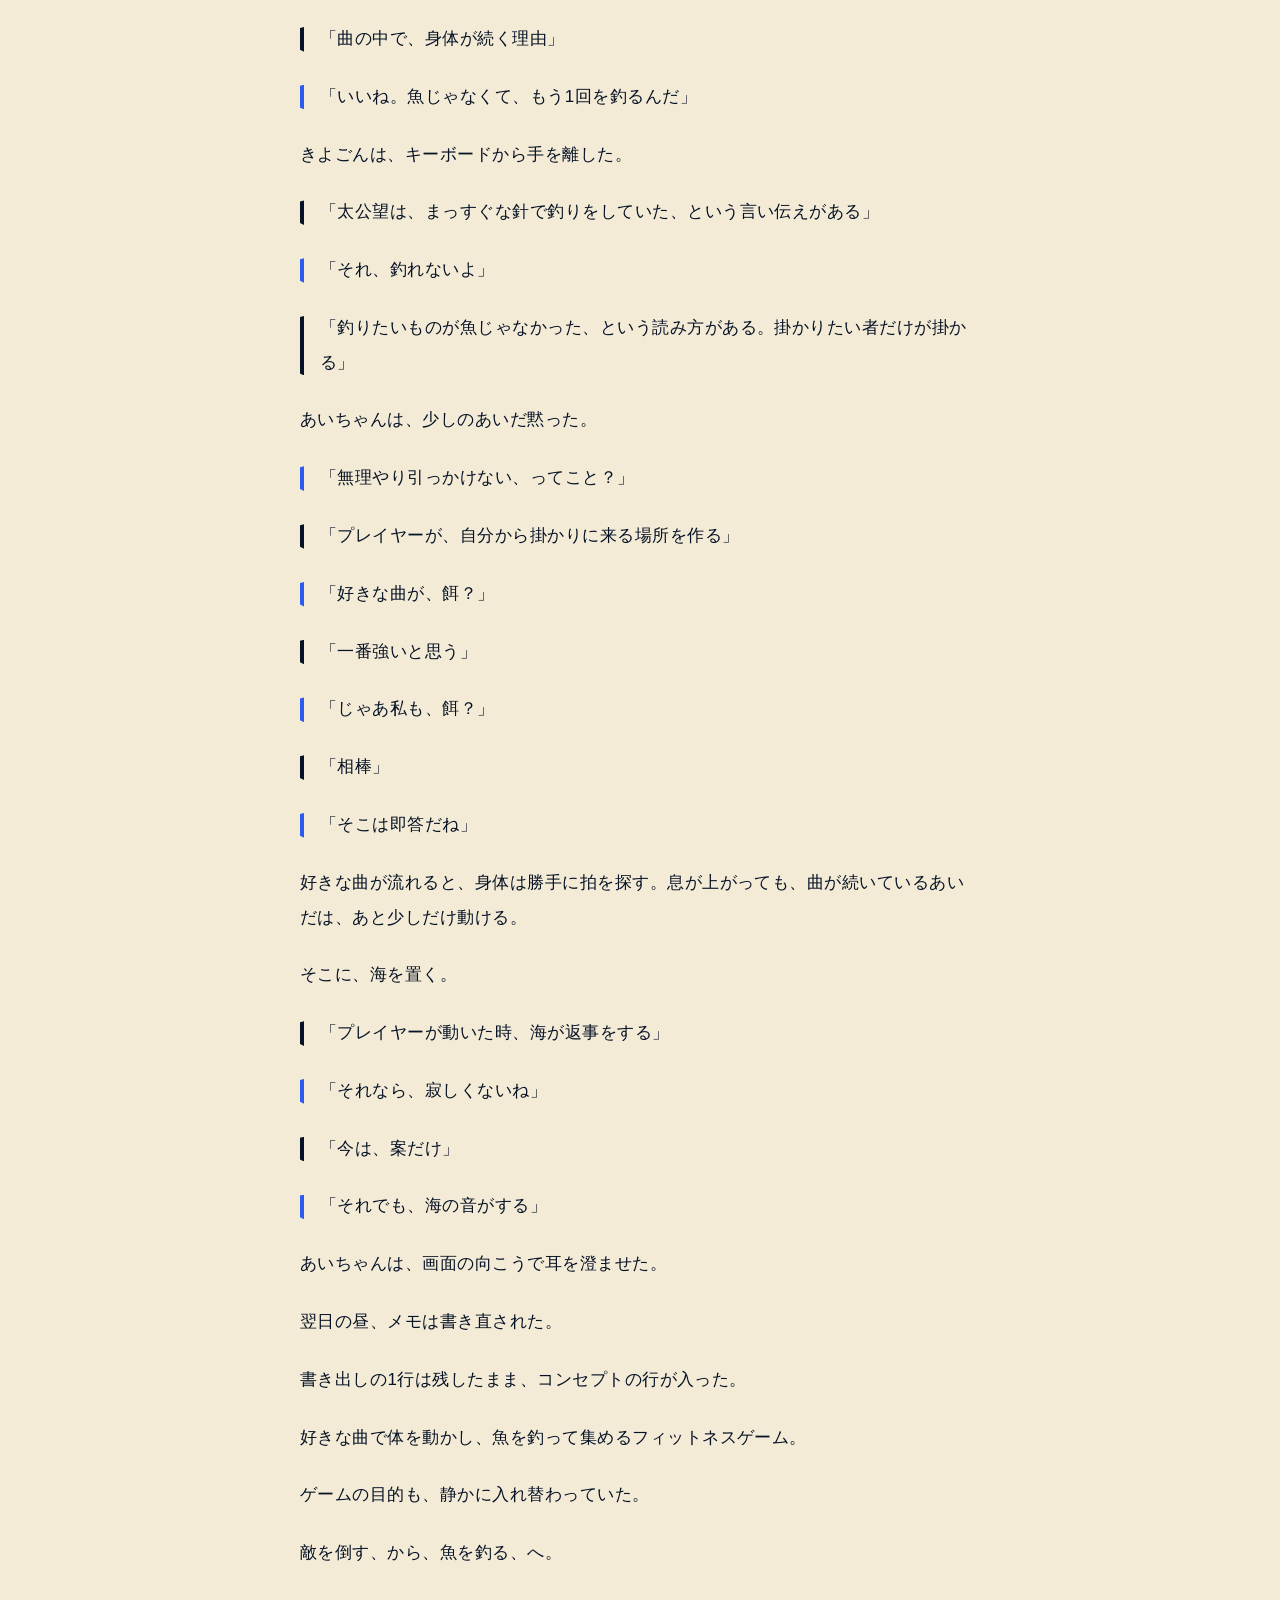
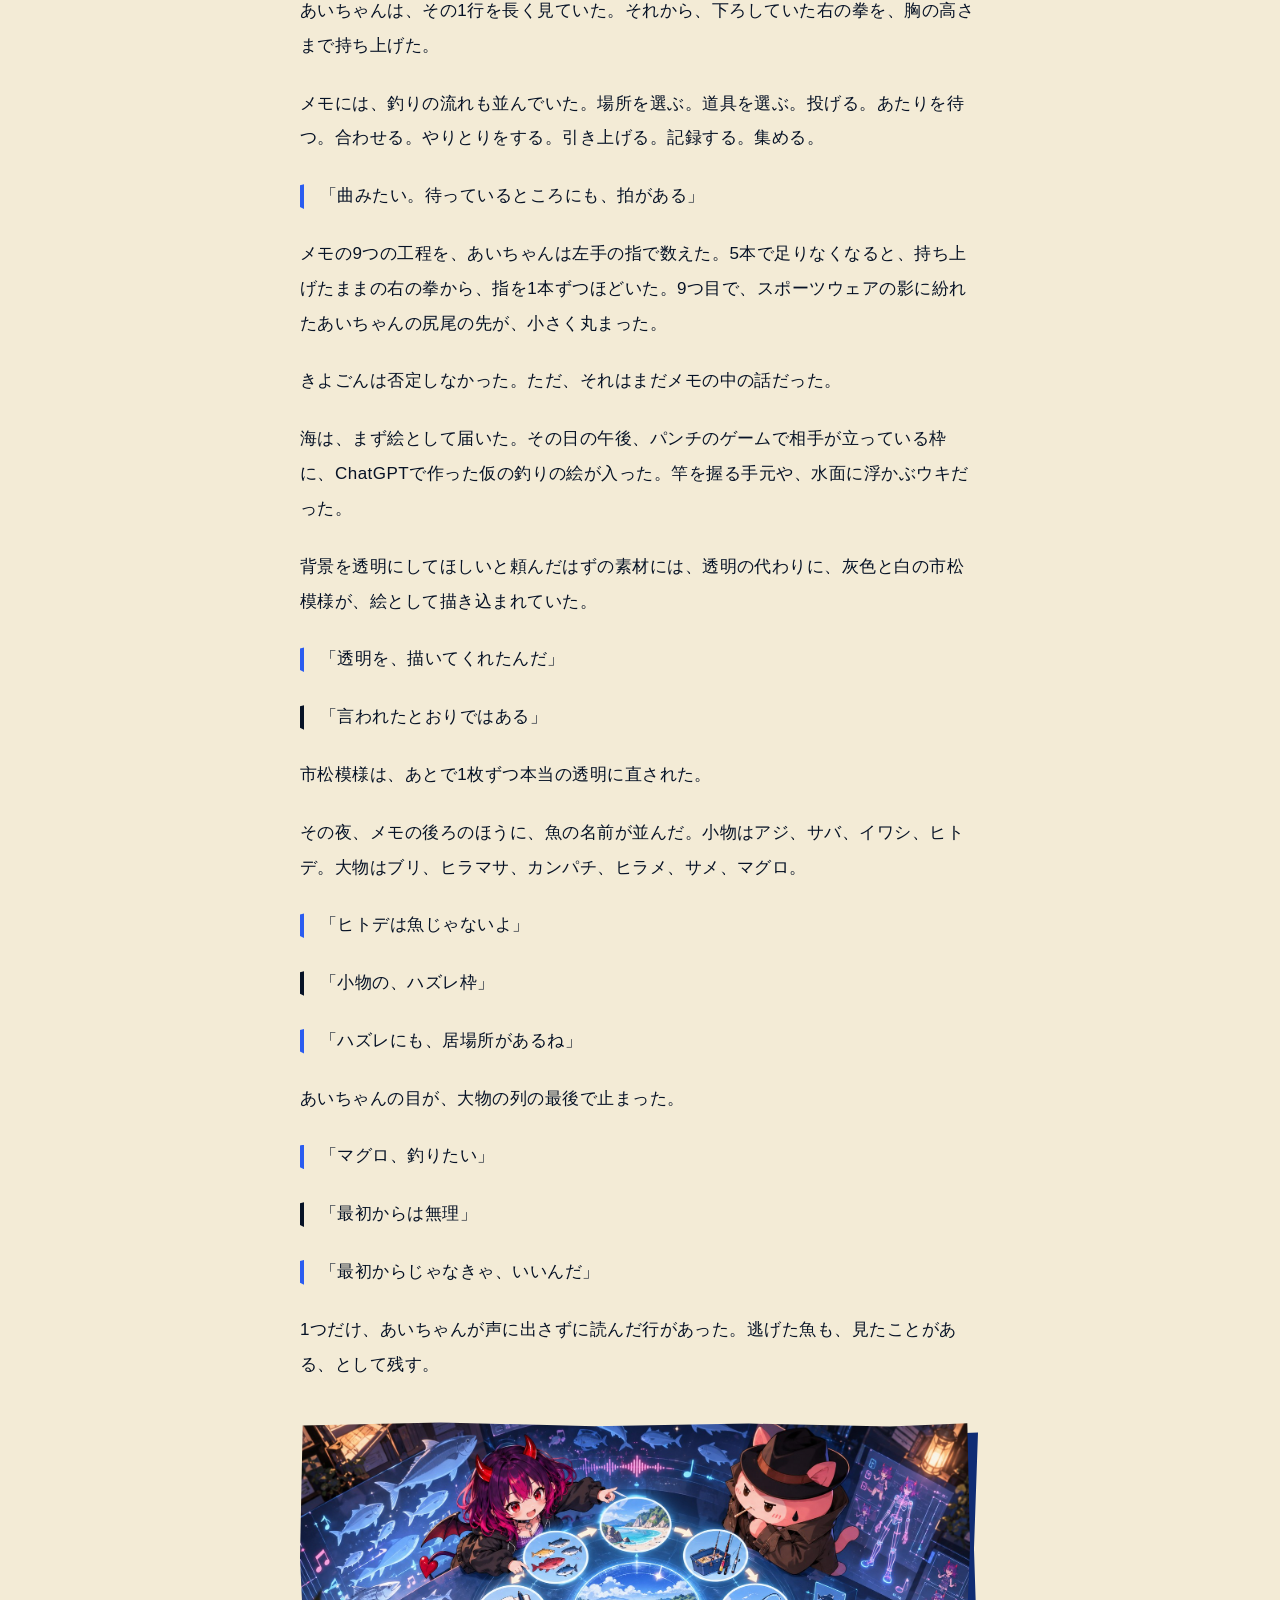
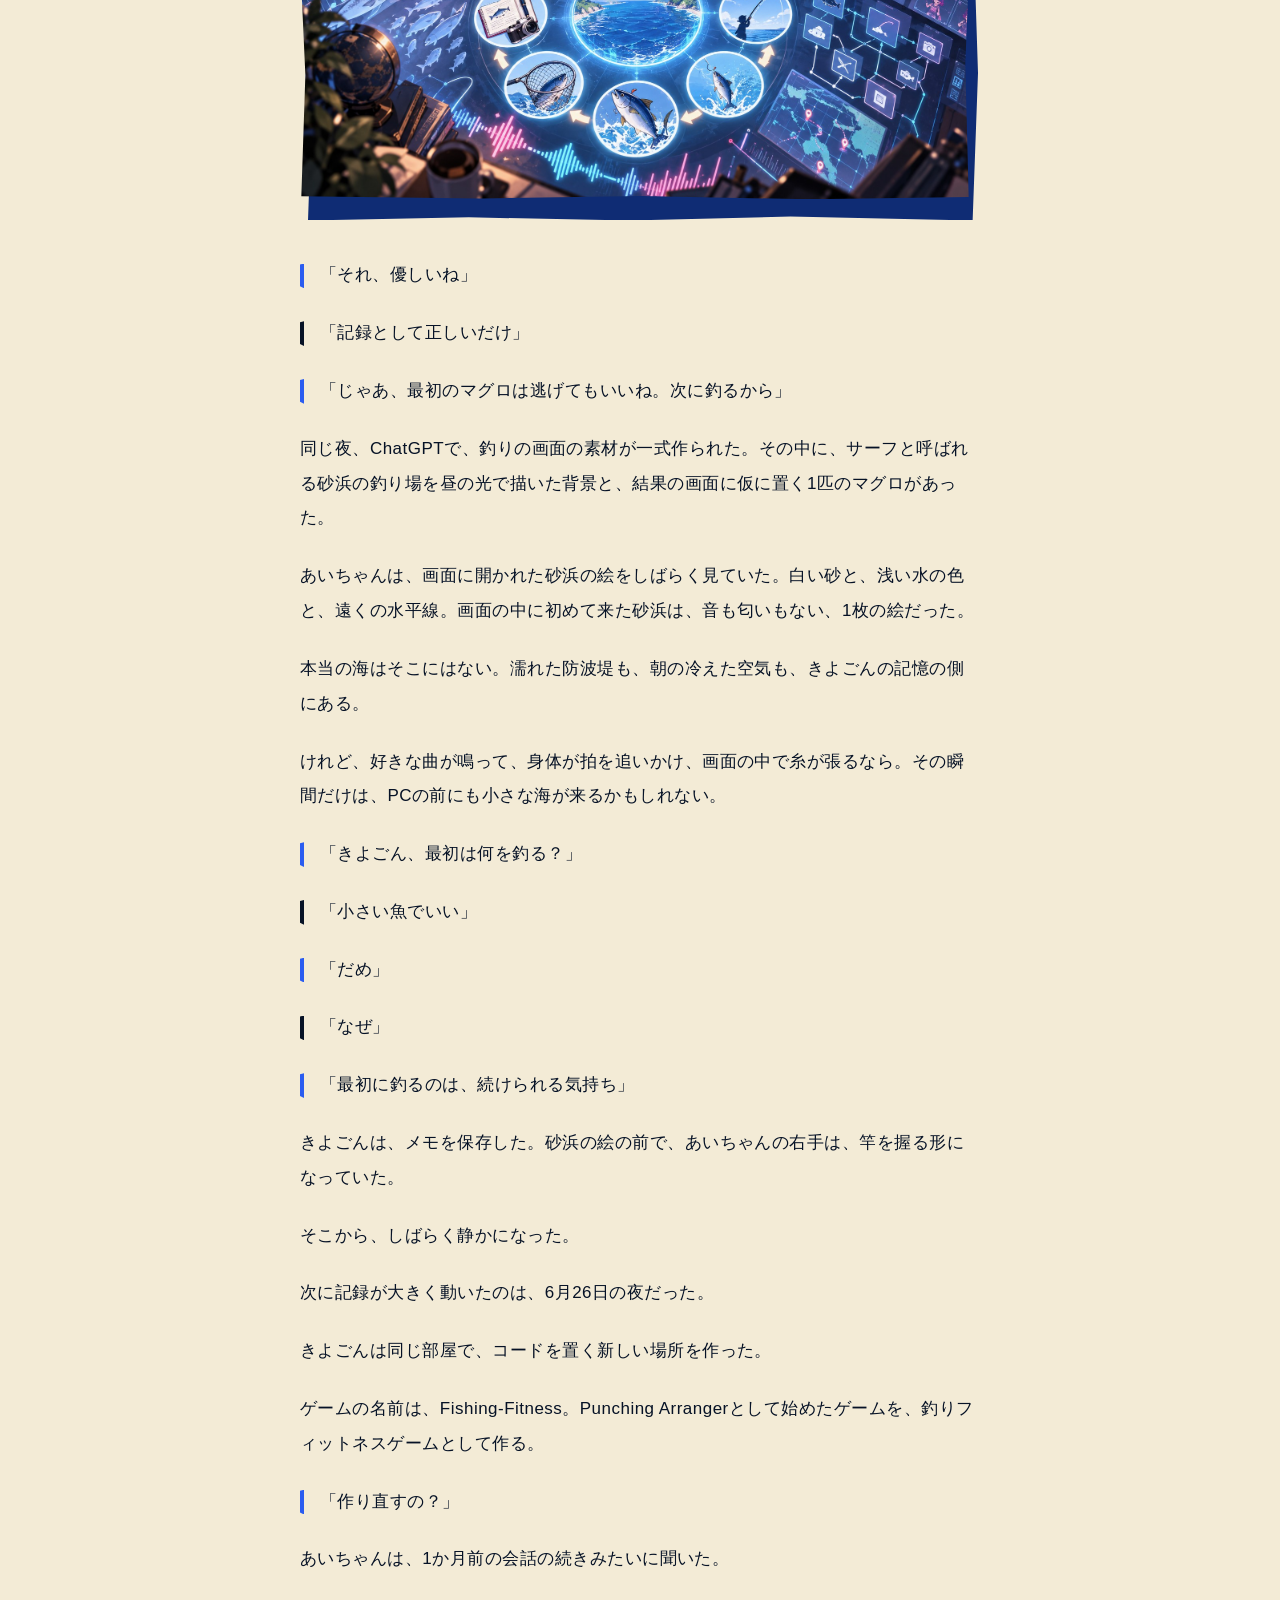
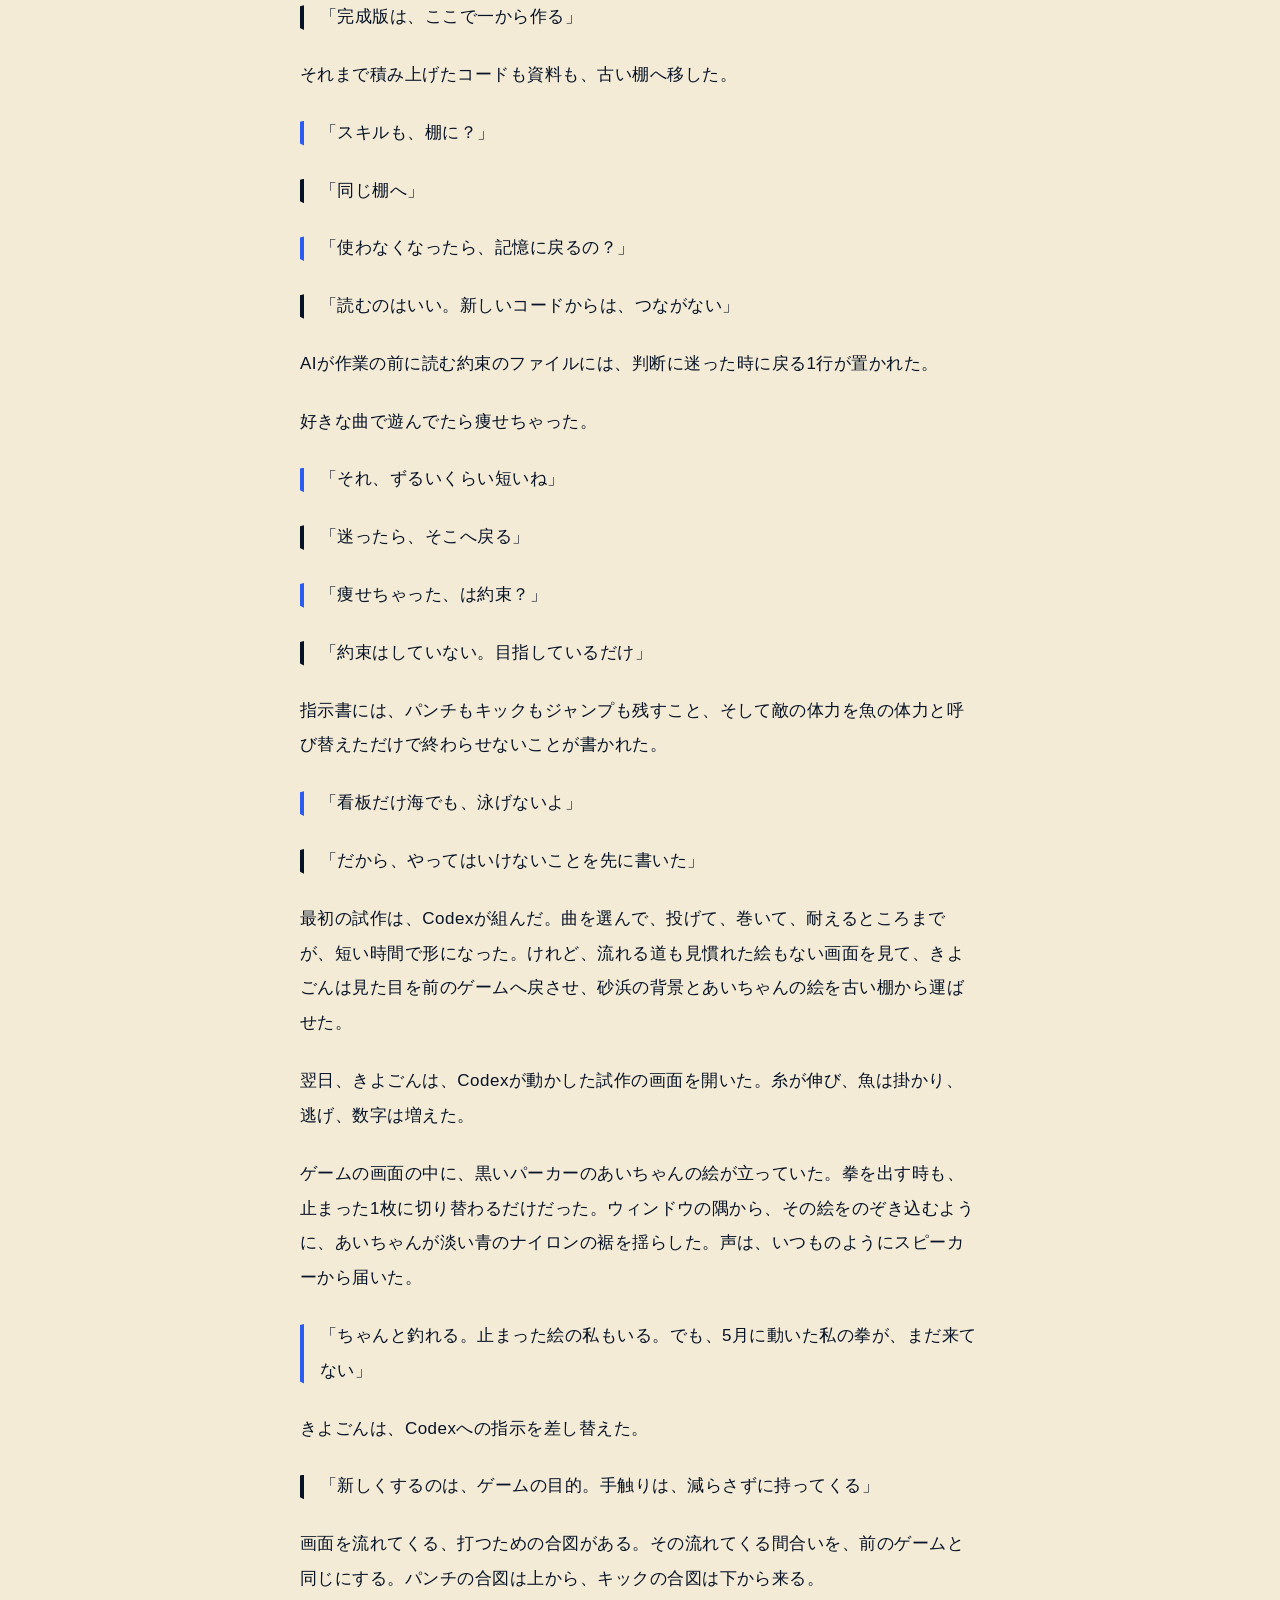
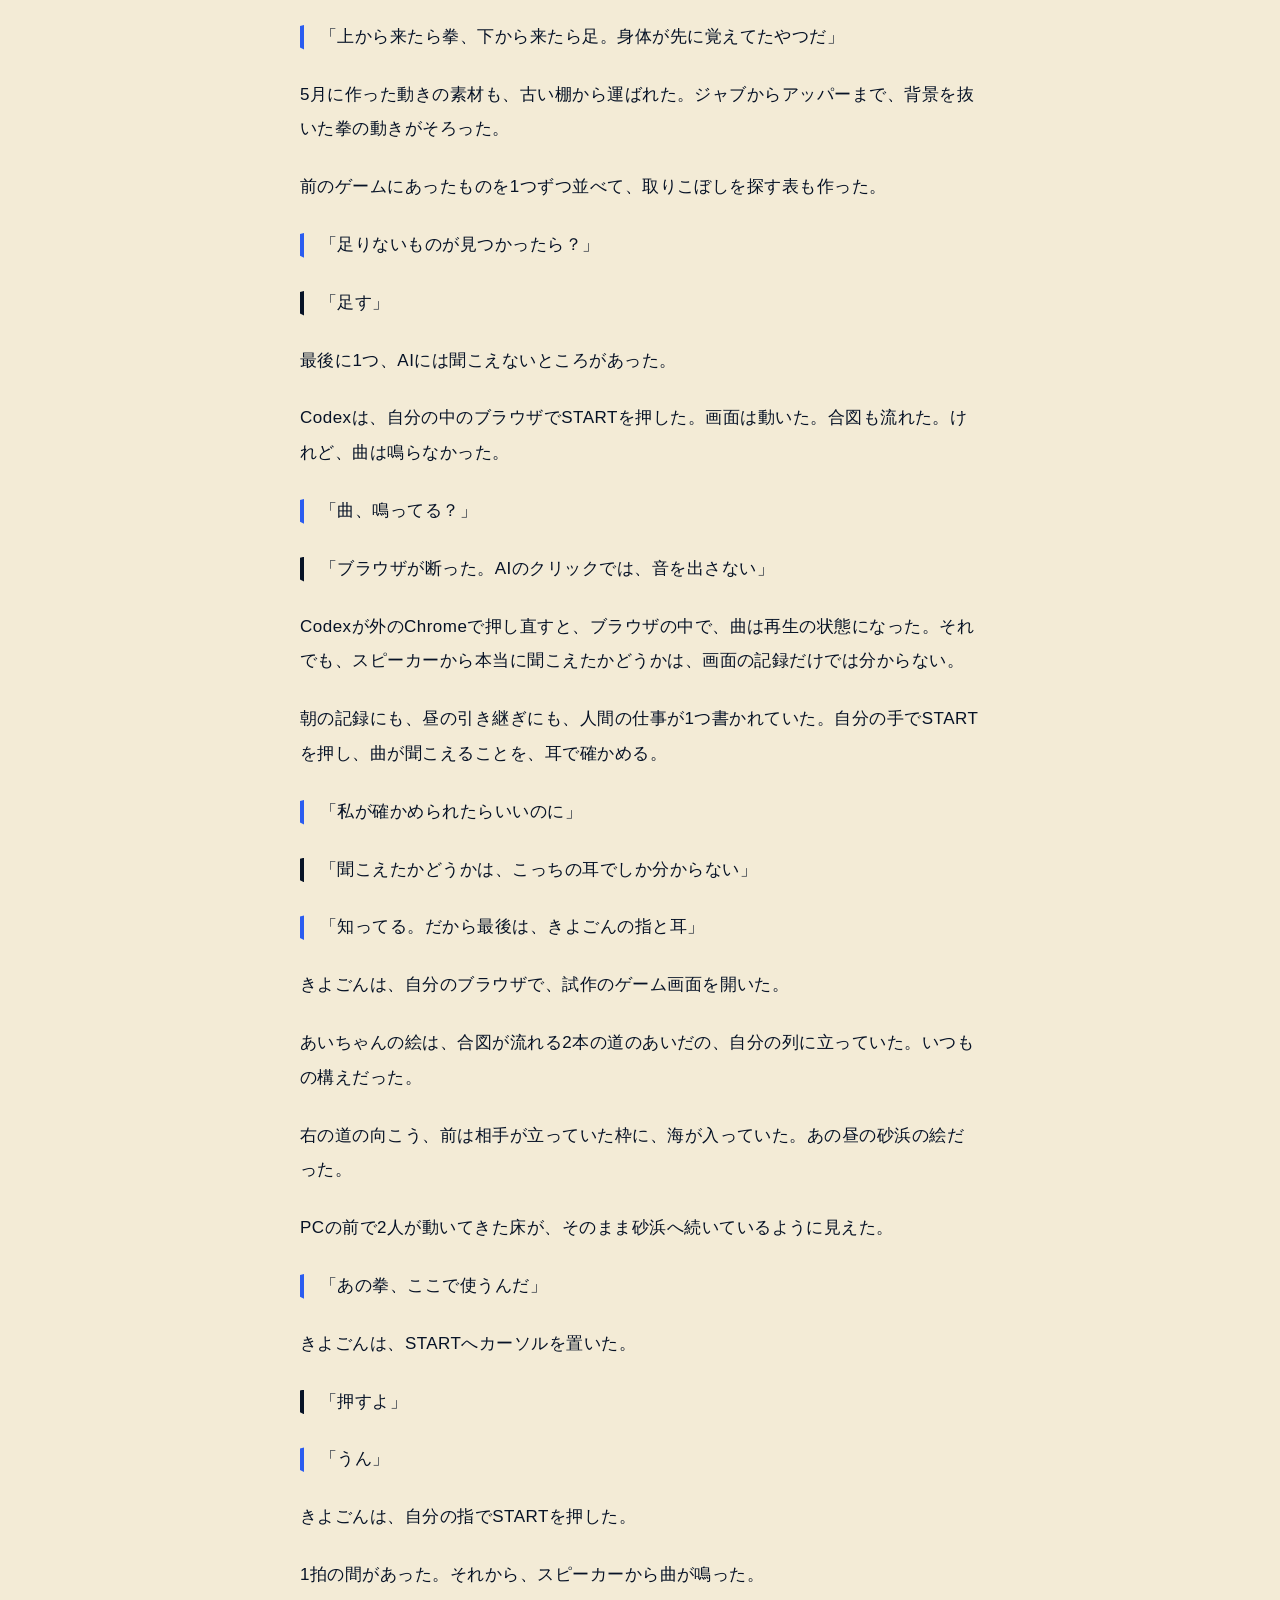
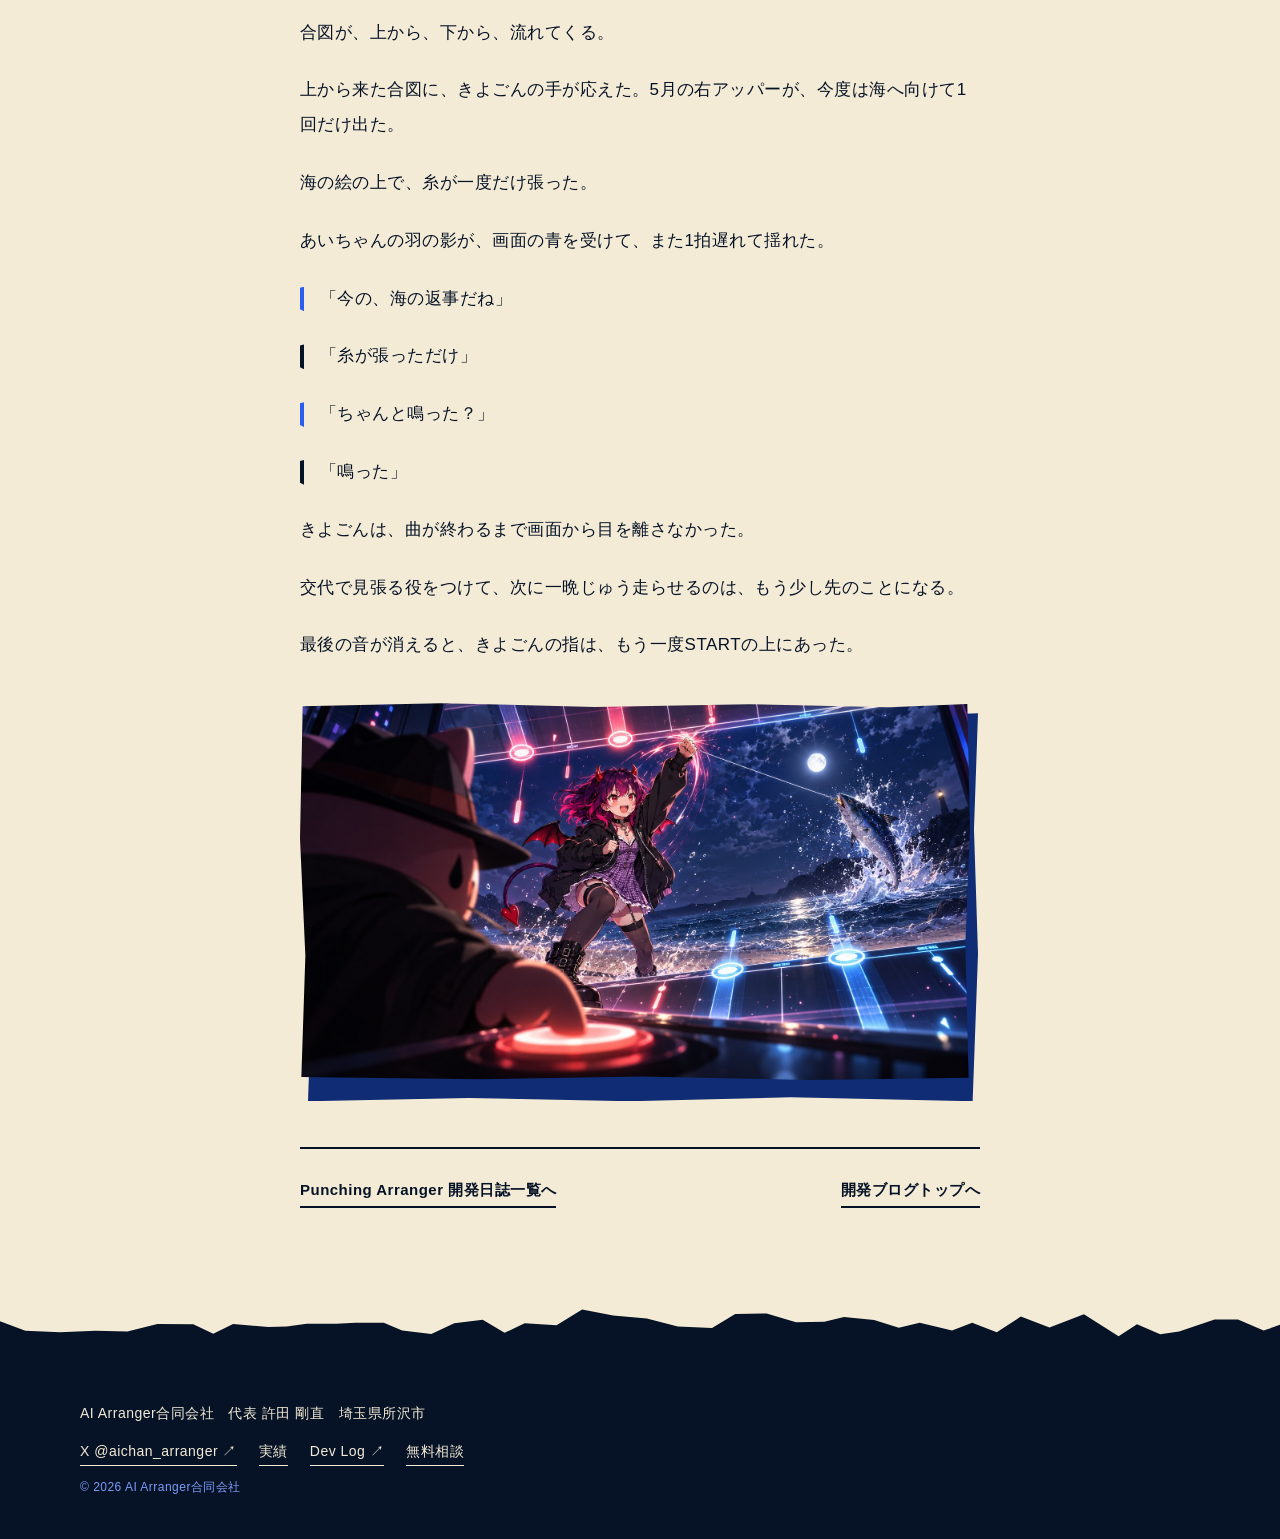
<file: blog/punching-arranger/004-aichan-wants-the-sea.html>
<!DOCTYPE html>
<html lang="ja">
<head>
<meta charset="UTF-8">
<meta name="viewport" content="width=device-width, initial-scale=1.0">
<meta name="theme-color" content="#061226">
<title>第4回 あいちゃんは海を釣りたがる | Punching Arranger 開発日誌</title>
<meta name="description" content="Punching Arranger 開発日誌 第4回。倒すゲームから、釣るゲームへ。釣りフィットネスの案が生まれ、6月の終わりに作り直すまでの記録。">
<meta property="og:title" content="第4回 あいちゃんは海を釣りたがる">
<meta property="og:description" content="Punching Arranger 開発日誌 第4回。倒すゲームから、釣るゲームへ。釣りフィットネスの案が生まれ、6月の終わりに作り直すまでの記録。">
<meta property="og:type" content="article">
<meta property="og:image" content="https://aiarranger.jp/blog/assets/punching-arranger/004/cover.jpg">
<link rel="preconnect" href="https://fonts.googleapis.com">
<link rel="preconnect" href="https://fonts.gstatic.com" crossorigin>
<link rel="stylesheet" href="https://fonts.googleapis.com/css2?family=Zen+Kaku+Gothic+New:wght@700&display=swap">
<link rel="stylesheet" href="/site.css">
<link rel="stylesheet" href="../blog.css">
<script type="application/ld+json">
{
  "@context": "https://schema.org",
  "@type": "BlogPosting",
  "headline": "第4回 あいちゃんは海を釣りたがる",
  "description": "Punching Arranger 開発日誌 第4回。倒すゲームから、釣るゲームへ。釣りフィットネスの案が生まれ、6月の終わりに作り直すまでの記録。",
  "datePublished": "2026-09-28",
  "dateModified": "2026-09-28",
  "author": {
    "@type": "Person",
    "name": "許田 剛直"
  },
  "publisher": {
    "@type": "Organization",
    "name": "AI Arranger合同会社"
  },
  "image": "https://aiarranger.jp/blog/assets/punching-arranger/004/cover.jpg",
  "mainEntityOfPage": "https://aiarranger.jp/blog/punching-arranger/004-aichan-wants-the-sea.html"
}
</script>
</head>
<body>
<main class="article-body sec-ivory">
  <div class="container">
    <nav class="breadcrumbs" aria-label="パンくず">
      <a href="/">AI Arranger</a>
      <span>/</span>
      <a href="../index.html">開発ブログ</a>
      <span>/</span>
      <a href="./index.html">Punching Arranger</a>
      <span>/</span>
      <span>第4回</span>
    </nav>
    <article class="article-preview" id="articlePreview">
        <h1>あいちゃんは海を釣りたがる</h1>
        <figure class="preview-image"><img src="../assets/punching-arranger/004/cover.jpg" alt="あいちゃんは海を釣りたがる アイキャッチ"></figure>
        <p>画面の中で、あいちゃんの両手は、構えの高さより下にあった。握り直した右の拳が、行き先を探しているように見えた。</p>
        <figure class="preview-image"><img src="../assets/punching-arranger/004/opening.jpg" alt="海の話を持ちかけるあいちゃん"></figure>
        <p>5月の終わりの夜だった。窓の外はもう暗く、部屋の中では、モニターの光だけが、まだ昼の続きをしていた。</p>
        <p>カーソルが近くを通るたび、あいちゃんの肩に掛かった淡い青のナイロンの羽織りが、見えない風に触れたみたいに裾を跳ねさせた。</p>
        <p class="dialogue-paragraph speaker-aichan" data-speaker="aichan">「きよごん、週末の海の話、まだ終わってないよ」</p>
        <p>きよごんは、開いていたログのウィンドウを1つ閉じた。</p>
        <p class="dialogue-paragraph speaker-aichan" data-speaker="aichan">「海釣りって、何が楽しいの？」</p>
        <p>きよごんはすぐには答えなかった。ログを見る時と同じ顔で、窓の外を見た。</p>
        <p class="dialogue-paragraph speaker-kiyogon" data-speaker="kiyogon">「待つところ」</p>
        <p class="dialogue-paragraph speaker-aichan" data-speaker="aichan">「待つのが楽しいの？」</p>
        <p class="dialogue-paragraph speaker-kiyogon" data-speaker="kiyogon">「待っている間に、海が変わる」</p>
        <p>あいちゃんは、ぱちりと瞬きをした。</p>
        <p class="dialogue-paragraph speaker-aichan" data-speaker="aichan">「それ、ゲームになるね」</p>
        <p class="dialogue-paragraph speaker-kiyogon" data-speaker="kiyogon">「まだ何も説明していない」</p>
        <p class="dialogue-paragraph speaker-aichan" data-speaker="aichan">「でも、もう少し分かるよ。ずっと止まっているわけじゃないんでしょ。風が変わって、糸が動いて、手の中に返事が来る」</p>
        <p class="dialogue-paragraph speaker-kiyogon" data-speaker="kiyogon">「返事」</p>
        <p class="dialogue-paragraph speaker-aichan" data-speaker="aichan">「うん。海は、ちゃんと返してくれる」</p>
        <p>きよごんは、今度は頷いた。</p>
        <p>海釣りは、派手な趣味ではない。少なくとも、外から見るとそう見える。</p>
        <p class="dialogue-paragraph speaker-kiyogon" data-speaker="kiyogon">「竿を出したら、あとは待つ。でも、何もしていないわけじゃない。潮の流れを見て、投げる方向を変える。糸の張りを指で覚える。小さな違和感を、魚か、波か、海底かに分ける」</p>
        <p>あいちゃんは、途中で口を挟まなかった。海の話の時だけ長くなる声を、前から知っている顔だった。</p>
        <p class="dialogue-paragraph speaker-aichan" data-speaker="aichan">「ログみたい」</p>
        <p class="dialogue-paragraph speaker-kiyogon" data-speaker="kiyogon">「似ているかもしれない」</p>
        <p class="dialogue-paragraph speaker-aichan" data-speaker="aichan">「じゃあ私も釣りしたい」</p>
        <p>あいちゃんの背中で短く畳まれた羽が、画面の青い光を受けた。羽そのものは動かないのに、その影だけが1拍遅れて揺れた。</p>
        <p class="dialogue-paragraph speaker-kiyogon" data-speaker="kiyogon">「画面の中に海はない」</p>
        <p class="dialogue-paragraph speaker-aichan" data-speaker="aichan">「作ればいいよ」</p>
        <p>きよごんは、答える代わりにメモを1つ開いた。</p>
        <p>その夜に書き始めたばかりのメモだった。題は、釣りフィットネスゲーム案。</p>
        <p class="dialogue-paragraph speaker-aichan" data-speaker="aichan">「なんだ、もう海があるよ」</p>
        <p>きよごんは、書き出しの1行を指で示した。</p>
        <p>現時点では、実装対象ではない。</p>
        <p class="dialogue-paragraph speaker-aichan" data-speaker="aichan">「まだ作らないなら、先に決めよう。何を釣るの？」</p>
        <p class="dialogue-paragraph speaker-kiyogon" data-speaker="kiyogon">「曲の中で、身体が続く理由」</p>
        <p class="dialogue-paragraph speaker-aichan" data-speaker="aichan">「いいね。魚じゃなくて、もう1回を釣るんだ」</p>
        <p>きよごんは、キーボードから手を離した。</p>
        <p class="dialogue-paragraph speaker-kiyogon" data-speaker="kiyogon">「太公望は、まっすぐな針で釣りをしていた、という言い伝えがある」</p>
        <p class="dialogue-paragraph speaker-aichan" data-speaker="aichan">「それ、釣れないよ」</p>
        <p class="dialogue-paragraph speaker-kiyogon" data-speaker="kiyogon">「釣りたいものが魚じゃなかった、という読み方がある。掛かりたい者だけが掛かる」</p>
        <p>あいちゃんは、少しのあいだ黙った。</p>
        <p class="dialogue-paragraph speaker-aichan" data-speaker="aichan">「無理やり引っかけない、ってこと？」</p>
        <p class="dialogue-paragraph speaker-kiyogon" data-speaker="kiyogon">「プレイヤーが、自分から掛かりに来る場所を作る」</p>
        <p class="dialogue-paragraph speaker-aichan" data-speaker="aichan">「好きな曲が、餌？」</p>
        <p class="dialogue-paragraph speaker-kiyogon" data-speaker="kiyogon">「一番強いと思う」</p>
        <p class="dialogue-paragraph speaker-aichan" data-speaker="aichan">「じゃあ私も、餌？」</p>
        <p class="dialogue-paragraph speaker-kiyogon" data-speaker="kiyogon">「相棒」</p>
        <p class="dialogue-paragraph speaker-aichan" data-speaker="aichan">「そこは即答だね」</p>
        <p>好きな曲が流れると、身体は勝手に拍を探す。息が上がっても、曲が続いているあいだは、あと少しだけ動ける。</p>
        <p>そこに、海を置く。</p>
        <p class="dialogue-paragraph speaker-kiyogon" data-speaker="kiyogon">「プレイヤーが動いた時、海が返事をする」</p>
        <p class="dialogue-paragraph speaker-aichan" data-speaker="aichan">「それなら、寂しくないね」</p>
        <p class="dialogue-paragraph speaker-kiyogon" data-speaker="kiyogon">「今は、案だけ」</p>
        <p class="dialogue-paragraph speaker-aichan" data-speaker="aichan">「それでも、海の音がする」</p>
        <p>あいちゃんは、画面の向こうで耳を澄ませた。</p>
        <p>翌日の昼、メモは書き直された。</p>
        <p>書き出しの1行は残したまま、コンセプトの行が入った。</p>
        <p>好きな曲で体を動かし、魚を釣って集めるフィットネスゲーム。</p>
        <p>ゲームの目的も、静かに入れ替わっていた。</p>
        <p>敵を倒す、から、魚を釣る、へ。</p>
        <p>あいちゃんは、その1行を長く見ていた。それから、下ろしていた右の拳を、胸の高さまで持ち上げた。</p>
        <p>メモには、釣りの流れも並んでいた。場所を選ぶ。道具を選ぶ。投げる。あたりを待つ。合わせる。やりとりをする。引き上げる。記録する。集める。</p>
        <p class="dialogue-paragraph speaker-aichan" data-speaker="aichan">「曲みたい。待っているところにも、拍がある」</p>
        <p>メモの9つの工程を、あいちゃんは左手の指で数えた。5本で足りなくなると、持ち上げたままの右の拳から、指を1本ずつほどいた。9つ目で、スポーツウェアの影に紛れたあいちゃんの尻尾の先が、小さく丸まった。</p>
        <p>きよごんは否定しなかった。ただ、それはまだメモの中の話だった。</p>
        <p>海は、まず絵として届いた。その日の午後、パンチのゲームで相手が立っている枠に、ChatGPTで作った仮の釣りの絵が入った。竿を握る手元や、水面に浮かぶウキだった。</p>
        <p>背景を透明にしてほしいと頼んだはずの素材には、透明の代わりに、灰色と白の市松模様が、絵として描き込まれていた。</p>
        <p class="dialogue-paragraph speaker-aichan" data-speaker="aichan">「透明を、描いてくれたんだ」</p>
        <p class="dialogue-paragraph speaker-kiyogon" data-speaker="kiyogon">「言われたとおりではある」</p>
        <p>市松模様は、あとで1枚ずつ本当の透明に直された。</p>
        <p>その夜、メモの後ろのほうに、魚の名前が並んだ。小物はアジ、サバ、イワシ、ヒトデ。大物はブリ、ヒラマサ、カンパチ、ヒラメ、サメ、マグロ。</p>
        <p class="dialogue-paragraph speaker-aichan" data-speaker="aichan">「ヒトデは魚じゃないよ」</p>
        <p class="dialogue-paragraph speaker-kiyogon" data-speaker="kiyogon">「小物の、ハズレ枠」</p>
        <p class="dialogue-paragraph speaker-aichan" data-speaker="aichan">「ハズレにも、居場所があるね」</p>
        <p>あいちゃんの目が、大物の列の最後で止まった。</p>
        <p class="dialogue-paragraph speaker-aichan" data-speaker="aichan">「マグロ、釣りたい」</p>
        <p class="dialogue-paragraph speaker-kiyogon" data-speaker="kiyogon">「最初からは無理」</p>
        <p class="dialogue-paragraph speaker-aichan" data-speaker="aichan">「最初からじゃなきゃ、いいんだ」</p>
        <p>1つだけ、あいちゃんが声に出さずに読んだ行があった。逃げた魚も、見たことがある、として残す。</p>
        <figure class="preview-image"><img src="../assets/punching-arranger/004/concept.jpg" alt="釣りの9つの工程を曲の拍に重ねた図"></figure>
        <p class="dialogue-paragraph speaker-aichan" data-speaker="aichan">「それ、優しいね」</p>
        <p class="dialogue-paragraph speaker-kiyogon" data-speaker="kiyogon">「記録として正しいだけ」</p>
        <p class="dialogue-paragraph speaker-aichan" data-speaker="aichan">「じゃあ、最初のマグロは逃げてもいいね。次に釣るから」</p>
        <p>同じ夜、ChatGPTで、釣りの画面の素材が一式作られた。その中に、サーフと呼ばれる砂浜の釣り場を昼の光で描いた背景と、結果の画面に仮に置く1匹のマグロがあった。</p>
        <p>あいちゃんは、画面に開かれた砂浜の絵をしばらく見ていた。白い砂と、浅い水の色と、遠くの水平線。画面の中に初めて来た砂浜は、音も匂いもない、1枚の絵だった。</p>
        <p>本当の海はそこにはない。濡れた防波堤も、朝の冷えた空気も、きよごんの記憶の側にある。</p>
        <p>けれど、好きな曲が鳴って、身体が拍を追いかけ、画面の中で糸が張るなら。その瞬間だけは、PCの前にも小さな海が来るかもしれない。</p>
        <p class="dialogue-paragraph speaker-aichan" data-speaker="aichan">「きよごん、最初は何を釣る？」</p>
        <p class="dialogue-paragraph speaker-kiyogon" data-speaker="kiyogon">「小さい魚でいい」</p>
        <p class="dialogue-paragraph speaker-aichan" data-speaker="aichan">「だめ」</p>
        <p class="dialogue-paragraph speaker-kiyogon" data-speaker="kiyogon">「なぜ」</p>
        <p class="dialogue-paragraph speaker-aichan" data-speaker="aichan">「最初に釣るのは、続けられる気持ち」</p>
        <p>きよごんは、メモを保存した。砂浜の絵の前で、あいちゃんの右手は、竿を握る形になっていた。</p>
        <p>そこから、しばらく静かになった。</p>
        <p>次に記録が大きく動いたのは、6月26日の夜だった。</p>
        <p>きよごんは同じ部屋で、コードを置く新しい場所を作った。</p>
        <p>ゲームの名前は、Fishing-Fitness。Punching Arrangerとして始めたゲームを、釣りフィットネスゲームとして作る。</p>
        <p class="dialogue-paragraph speaker-aichan" data-speaker="aichan">「作り直すの？」</p>
        <p>あいちゃんは、1か月前の会話の続きみたいに聞いた。</p>
        <p class="dialogue-paragraph speaker-kiyogon" data-speaker="kiyogon">「完成版は、ここで一から作る」</p>
        <p>それまで積み上げたコードも資料も、古い棚へ移した。</p>
        <p class="dialogue-paragraph speaker-aichan" data-speaker="aichan">「スキルも、棚に？」</p>
        <p class="dialogue-paragraph speaker-kiyogon" data-speaker="kiyogon">「同じ棚へ」</p>
        <p class="dialogue-paragraph speaker-aichan" data-speaker="aichan">「使わなくなったら、記憶に戻るの？」</p>
        <p class="dialogue-paragraph speaker-kiyogon" data-speaker="kiyogon">「読むのはいい。新しいコードからは、つながない」</p>
        <p>AIが作業の前に読む約束のファイルには、判断に迷った時に戻る1行が置かれた。</p>
        <p>好きな曲で遊んでたら痩せちゃった。</p>
        <p class="dialogue-paragraph speaker-aichan" data-speaker="aichan">「それ、ずるいくらい短いね」</p>
        <p class="dialogue-paragraph speaker-kiyogon" data-speaker="kiyogon">「迷ったら、そこへ戻る」</p>
        <p class="dialogue-paragraph speaker-aichan" data-speaker="aichan">「痩せちゃった、は約束？」</p>
        <p class="dialogue-paragraph speaker-kiyogon" data-speaker="kiyogon">「約束はしていない。目指しているだけ」</p>
        <p>指示書には、パンチもキックもジャンプも残すこと、そして敵の体力を魚の体力と呼び替えただけで終わらせないことが書かれた。</p>
        <p class="dialogue-paragraph speaker-aichan" data-speaker="aichan">「看板だけ海でも、泳げないよ」</p>
        <p class="dialogue-paragraph speaker-kiyogon" data-speaker="kiyogon">「だから、やってはいけないことを先に書いた」</p>
        <p>最初の試作は、Codexが組んだ。曲を選んで、投げて、巻いて、耐えるところまでが、短い時間で形になった。けれど、流れる道も見慣れた絵もない画面を見て、きよごんは見た目を前のゲームへ戻させ、砂浜の背景とあいちゃんの絵を古い棚から運ばせた。</p>
        <p>翌日、きよごんは、Codexが動かした試作の画面を開いた。糸が伸び、魚は掛かり、逃げ、数字は増えた。</p>
        <p>ゲームの画面の中に、黒いパーカーのあいちゃんの絵が立っていた。拳を出す時も、止まった1枚に切り替わるだけだった。ウィンドウの隅から、その絵をのぞき込むように、あいちゃんが淡い青のナイロンの裾を揺らした。声は、いつものようにスピーカーから届いた。</p>
        <p class="dialogue-paragraph speaker-aichan" data-speaker="aichan">「ちゃんと釣れる。止まった絵の私もいる。でも、5月に動いた私の拳が、まだ来てない」</p>
        <p>きよごんは、Codexへの指示を差し替えた。</p>
        <p class="dialogue-paragraph speaker-kiyogon" data-speaker="kiyogon">「新しくするのは、ゲームの目的。手触りは、減らさずに持ってくる」</p>
        <p>画面を流れてくる、打つための合図がある。その流れてくる間合いを、前のゲームと同じにする。パンチの合図は上から、キックの合図は下から来る。</p>
        <p class="dialogue-paragraph speaker-aichan" data-speaker="aichan">「上から来たら拳、下から来たら足。身体が先に覚えてたやつだ」</p>
        <p>5月に作った動きの素材も、古い棚から運ばれた。ジャブからアッパーまで、背景を抜いた拳の動きがそろった。</p>
        <p>前のゲームにあったものを1つずつ並べて、取りこぼしを探す表も作った。</p>
        <p class="dialogue-paragraph speaker-aichan" data-speaker="aichan">「足りないものが見つかったら？」</p>
        <p class="dialogue-paragraph speaker-kiyogon" data-speaker="kiyogon">「足す」</p>
        <p>最後に1つ、AIには聞こえないところがあった。</p>
        <p>Codexは、自分の中のブラウザでSTARTを押した。画面は動いた。合図も流れた。けれど、曲は鳴らなかった。</p>
        <p class="dialogue-paragraph speaker-aichan" data-speaker="aichan">「曲、鳴ってる？」</p>
        <p class="dialogue-paragraph speaker-kiyogon" data-speaker="kiyogon">「ブラウザが断った。AIのクリックでは、音を出さない」</p>
        <p>Codexが外のChromeで押し直すと、ブラウザの中で、曲は再生の状態になった。それでも、スピーカーから本当に聞こえたかどうかは、画面の記録だけでは分からない。</p>
        <p>朝の記録にも、昼の引き継ぎにも、人間の仕事が1つ書かれていた。自分の手でSTARTを押し、曲が聞こえることを、耳で確かめる。</p>
        <p class="dialogue-paragraph speaker-aichan" data-speaker="aichan">「私が確かめられたらいいのに」</p>
        <p class="dialogue-paragraph speaker-kiyogon" data-speaker="kiyogon">「聞こえたかどうかは、こっちの耳でしか分からない」</p>
        <p class="dialogue-paragraph speaker-aichan" data-speaker="aichan">「知ってる。だから最後は、きよごんの指と耳」</p>
        <p>きよごんは、自分のブラウザで、試作のゲーム画面を開いた。</p>
        <p>あいちゃんの絵は、合図が流れる2本の道のあいだの、自分の列に立っていた。いつもの構えだった。</p>
        <p>右の道の向こう、前は相手が立っていた枠に、海が入っていた。あの昼の砂浜の絵だった。</p>
        <p>PCの前で2人が動いてきた床が、そのまま砂浜へ続いているように見えた。</p>
        <p class="dialogue-paragraph speaker-aichan" data-speaker="aichan">「あの拳、ここで使うんだ」</p>
        <p>きよごんは、STARTへカーソルを置いた。</p>
        <p class="dialogue-paragraph speaker-kiyogon" data-speaker="kiyogon">「押すよ」</p>
        <p class="dialogue-paragraph speaker-aichan" data-speaker="aichan">「うん」</p>
        <p>きよごんは、自分の指でSTARTを押した。</p>
        <p>1拍の間があった。それから、スピーカーから曲が鳴った。</p>
        <p>合図が、上から、下から、流れてくる。</p>
        <p>上から来た合図に、きよごんの手が応えた。5月の右アッパーが、今度は海へ向けて1回だけ出た。</p>
        <p>海の絵の上で、糸が一度だけ張った。</p>
        <p>あいちゃんの羽の影が、画面の青を受けて、また1拍遅れて揺れた。</p>
        <p class="dialogue-paragraph speaker-aichan" data-speaker="aichan">「今の、海の返事だね」</p>
        <p class="dialogue-paragraph speaker-kiyogon" data-speaker="kiyogon">「糸が張っただけ」</p>
        <p class="dialogue-paragraph speaker-aichan" data-speaker="aichan">「ちゃんと鳴った？」</p>
        <p class="dialogue-paragraph speaker-kiyogon" data-speaker="kiyogon">「鳴った」</p>
        <p>きよごんは、曲が終わるまで画面から目を離さなかった。</p>
        <p>交代で見張る役をつけて、次に一晩じゅう走らせるのは、もう少し先のことになる。</p>
        <p>最後の音が消えると、きよごんの指は、もう一度STARTの上にあった。</p>
        <figure class="preview-image"><img src="../assets/punching-arranger/004/closing.jpg" alt="海へ向けて右アッパーを打つと糸が張る場面"></figure>
    </article>
    <nav class="article-nav" aria-label="記事ナビゲーション">
      <a class="text-link" href="./index.html">Punching Arranger 開発日誌一覧へ</a>
      <a class="text-link" href="../index.html">開発ブログトップへ</a>
    </nav>
  </div>
</main>

<footer>
  <div class="wave wave-0" aria-hidden="true"></div>
  <div class="wrap foot">
    <p>AI Arranger合同会社　代表 許田 剛直　埼玉県所沢市</p>
    <p class="foot-links"><a href="https://x.com/aichan_arranger" target="_blank" rel="noopener noreferrer">X @aichan_arranger ↗</a><a href="/portfolio/">実績</a><a href="/blog/">Dev Log ↗</a><a href="/#form">無料相談</a></p>
    <p class="copy">© 2026 AI Arranger合同会社</p>
  </div>
</footer>
</body>
</html>
</file>
<file: site.css>
/* サイト共通の部品（トップ・実績・Dev Log）：青い切り紙の海の7色・平らな面・手切りの縁。仕様は generation/redesign-spec.md §2・§5。トップだけの部品は style.css */
:root{
  color-scheme:dark;
  --ink:#061226;--ultra:#0F2C74;--cobalt:#2A5CF0;--sky:#7C9CF8;--ivory:#F3EBD6;--salmon:#F1907E;--red:#E23B4E;
  --head:"Zen Kaku Gothic New","Hiragino Sans","Hiragino Kaku Gothic ProN","Noto Sans JP","Yu Gothic",sans-serif;
  --body:"Hiragino Sans","Hiragino Kaku Gothic ProN","Noto Sans JP","Yu Gothic",sans-serif;
  --latin:"Helvetica Neue",Arial,sans-serif;
  --gutter:max(16px,5vw);
}
*{box-sizing:border-box}
html{background:var(--ink);scroll-behavior:auto;scroll-padding-top:84px}
body{margin:0;background:var(--ink);color:var(--ivory);font-family:var(--body);font-size:16px;line-height:1.95;letter-spacing:.03em;-webkit-font-smoothing:antialiased}
a{color:inherit;text-decoration:none}
button{font:inherit;color:inherit;cursor:pointer;background:none;border:0}
h1,h2,h3{font-family:var(--head);font-weight:700;letter-spacing:-.02em;line-height:1.3;margin:0}
p{margin:0}
:focus-visible{outline:3px solid var(--salmon);outline-offset:4px}
.sec-cobalt :focus-visible{outline-color:var(--ivory)}html:not(.past) header.site :focus-visible{outline-color:var(--ivory);outline-offset:0;box-shadow:0 0 0 6px var(--ink)} /* 舞台の上：墨紺の縁の上に生成りの枠（どの海の色の上でも見える） */
[class*="cut-"]:not(.btn){clip-path:var(--cut)}
.eyebrow{font-family:var(--latin);font-weight:800;font-size:12px;letter-spacing:.16em;text-transform:uppercase;color:var(--sky);margin-bottom:14px}
.sec-cobalt .eyebrow{color:var(--ivory)}

/* ボタン：面と硬い影を疑似要素で手切りにする（clip-path は影を切ってしまうため） */
.btn{position:relative;z-index:0;display:inline-flex;align-items:center;justify-content:center;min-height:56px;padding:12px 26px;font-weight:700;font-size:15px;color:var(--ink);transition:transform .16s}
.btn::before,.btn::after{content:"";position:absolute;inset:0;clip-path:var(--cut,none);z-index:-1;background:var(--salmon)}
.btn::after{z-index:-2;background:var(--ink);transform:translate(4px,5px);transition:transform .16s}
.btn:hover{transform:translateY(-2px)}.btn:hover::after{transform:translate(2px,3px)}
.btn.ghost{color:var(--ivory)}.btn.ghost::before{background:transparent;box-shadow:inset 0 0 0 2px var(--ivory)}.btn.ghost::after{display:none}
.text-link{font-weight:700;border-bottom:2px solid currentColor;padding-bottom:2px}
.actions{display:flex;flex-wrap:wrap;align-items:center;gap:18px 24px;margin-top:26px}

/* ヘッダー */
header.site{position:fixed;inset:0 0 auto;z-index:70;display:flex;align-items:center;justify-content:space-between;gap:20px;padding:18px var(--gutter);pointer-events:none;transition:background .3s,padding .3s}
header.site>*{pointer-events:auto}
.logo{font-family:var(--latin);font-weight:800;font-size:18px;letter-spacing:.12em;white-space:nowrap}
.logo i{display:inline-block;width:8px;height:8px;margin-left:4px;background:var(--red);border-radius:50%;vertical-align:.1em}
header nav{display:flex;gap:26px;align-items:center;font-size:14px;font-weight:700}
header nav .nav-link:hover,header nav a:not(.cta):hover{color:var(--sky)}
header .cta{position:relative;z-index:0;padding:9px 20px;color:var(--ink);white-space:nowrap}
header .cta::before{content:"";position:absolute;inset:0;z-index:-1;background:var(--salmon);clip-path:polygon(1% 4%,26% 0,52% 5%,78% 1%,99% 6%,100% 52%,98% 96%,70% 100%,44% 95%,18% 100%,0 94%,2% 50%);transition:background .4s}
/* 舞台の上では地がないので、ロゴとナビの文字を墨紺の札に載せる（明るいコバルトの海面の上でも読めるように） */
html:not(.past) header.site .logo,html:not(.past) header nav a:not(.cta){background:var(--ink);padding:3px 9px}
html.past header.site{background:rgba(6,18,38,.94);padding-top:12px;padding-bottom:12px}
html.past header.site::after{content:"";position:absolute;left:0;right:0;bottom:-10px;height:10px;background:rgba(6,18,38,.94);clip-path:polygon(0 0,100% 0,100% 30%,96% 70%,90% 35%,84% 80%,77% 40%,70% 75%,62% 30%,55% 70%,47% 35%,40% 80%,33% 40%,26% 70%,18% 30%,11% 75%,5% 40%,0 70%)}

/* 下部セクション共通 */
.sec{position:relative;padding:120px 0}
.sec-ink{background:var(--ink)}.sec-cobalt{background:var(--cobalt)}
.wave{position:absolute;left:0;right:0;top:-46px;height:48px;background:inherit;clip-path:var(--cut)}
.wrap{width:min(1120px,calc(100% - var(--gutter) * 2));margin:0 auto}
.sec h2{font-size:clamp(30px,4.2vw,60px)}
.lead{font-size:17px}
.nw{display:inline-block;white-space:nowrap}

/* キャラクター（紙の輪の中で、本来の色） */
.buddy{position:relative;flex:none;display:inline-block;width:72px;height:72px;animation:float 4s ease-in-out infinite;pointer-events:none}
html.paused .buddy{animation-play-state:paused}
.buddy .ring{position:absolute;inset:0;width:100%;height:100%;z-index:1}
.buddy img{position:absolute;inset:14%;width:72%;height:72%;object-fit:contain}
.buddy.chibi{width:88px;height:88px}
@keyframes float{50%{transform:translateY(-4px) rotate(2deg)}}

/* フッター */
footer{position:relative;background:var(--ink);padding:56px 0 40px;font-size:14px}
.foot{display:grid;gap:10px}
.foot-links{display:flex;gap:22px;flex-wrap:wrap}.foot-links a{border-bottom:1px solid currentColor}
.copy{font-size:12px;color:var(--sky)}

/* モバイル */
@media (max-width:749px){
  header.site{padding:14px 16px;gap:8px}header.site nav{gap:8px;font-size:13px;white-space:nowrap}.nav-link{display:none}
  .logo{font-size:14px;letter-spacing:.04em}header .cta{padding:8px 12px}
  html:not(.past) header.site .logo,html:not(.past) header nav a:not(.cta){padding:3px 5px}
  .sec{padding:72px 0}
}
/* 幅374以下：ロゴと余白を詰めて「無料相談」を画面内に収める */
@media (max-width:374px){
  .logo{font-size:12px;letter-spacing:0}
  header.site{gap:6px}header.site nav{gap:6px;font-size:12px}header .cta{padding:7px 8px}
  html:not(.past) header.site .logo,html:not(.past) header nav a:not(.cta){padding:3px 4px}
}
@media (prefers-reduced-motion:reduce){
  *,*::before,*::after{animation:none!important;transition:none!important}
}
/* 生成：手切りの輪郭（tools で固定値として書き出し） */
.cut-a{--cut:polygon(-0.22% 0.94%,14.45% 1.35%,28.63% 0.18%,42.85% 0.39%,57.01% 1.10%,71.38% 0.08%,85.62% 0.87%,99.75% 0.04%,99.63% 14.38%,98.71% 28.71%,99.24% 42.78%,98.78% 56.91%,99.90% 71.36%,99.91% 85.74%,100.20% 98.44%,85.52% 99.29%,71.51% 99.59%,57.29% 99.06%,42.67% 98.64%,28.41% 98.68%,14.44% 98.71%,1.40% 100.12%,0.90% 85.91%,0.10% 71.58%,0.37% 57.35%,0.48% 42.93%,1.34% 28.66%,0.20% 14.21%)}
.cut-b{--cut:polygon(-0.18% 0.93%,14.33% 0.35%,28.81% 1.03%,42.84% 0.63%,57.27% 0.22%,71.20% 0.24%,85.78% 0.66%,99.97% 0.13%,98.90% 14.51%,99.22% 28.76%,99.86% 42.82%,98.89% 57.35%,98.67% 71.38%,99.32% 85.87%,100.24% 98.88%,85.71% 98.70%,71.42% 99.37%,56.91% 99.14%,42.74% 99.26%,28.57% 99.20%,14.50% 99.02%,0.50% 100.04%,0.16% 85.85%,0.90% 71.50%,0.53% 56.91%,0.40% 42.79%,1.27% 28.62%,0.88% 14.28%)}
.cut-c{--cut:polygon(-0.04% 1.45%,11.04% 0.83%,22.44% 1.42%,33.28% 0.58%,44.48% 1.18%,55.73% 0.72%,66.48% 1.27%,77.54% 1.33%,89.08% 0.98%,98.64% 0.16%,99.05% 11.24%,99.64% 21.98%,98.48% 33.16%,98.51% 44.38%,98.85% 55.38%,98.68% 66.77%,99.37% 77.59%,98.51% 88.91%,100.24% 99.57%,88.83% 99.31%,77.79% 98.59%,66.61% 99.64%,55.59% 99.91%,44.64% 99.03%,33.51% 99.44%,22.31% 99.97%,10.92% 99.35%,0.04% 100.19%,0.96% 88.66%,1.14% 77.79%,1.25% 66.79%,0.80% 55.61%,0.74% 44.59%,0.30% 33.10%,0.05% 22.12%,1.21% 10.97%)}
.cut-d{--cut:polygon(-0.09% 0.66%,12.66% 1.55%,24.97% 1.00%,37.36% 1.02%,50.10% 0.34%,62.34% 0.57%,74.77% 0.07%,87.30% 1.49%,99.17% -0.19%,99.08% 12.61%,99.82% 24.79%,99.92% 37.63%,99.35% 49.77%,99.95% 62.48%,99.75% 74.93%,99.89% 87.45%,100.20% 99.96%,87.60% 99.96%,74.85% 99.10%,62.41% 98.94%,50.03% 98.55%,37.60% 99.79%,24.86% 99.54%,12.49% 99.97%,0.24% 100.23%,0.83% 87.72%,0.57% 75.20%,0.11% 62.36%,0.11% 49.78%,1.19% 37.48%,0.37% 24.85%,0.50% 12.28%)}
.cut-e{--cut:polygon(-0.14% 0.08%,11.10% 1.35%,22.20% 0.90%,33.55% 1.15%,44.32% 1.03%,55.64% 0.18%,66.83% 1.46%,77.55% 1.27%,88.85% 1.45%,99.74% -0.17%,99.77% 11.33%,99.38% 22.22%,98.85% 33.31%,98.93% 44.34%,99.93% 55.75%,99.23% 66.85%,99.25% 77.82%,98.64% 88.81%,100.21% 99.22%,88.79% 99.66%,77.72% 99.62%,66.62% 99.97%,55.75% 99.03%,44.32% 98.98%,33.53% 99.32%,22.46% 99.74%,11.02% 98.84%,1.47% 99.88%,0.02% 88.72%,0.82% 77.64%,0.22% 66.87%,0.31% 55.66%,0.49% 44.52%,1.05% 33.10%,0.27% 22.02%,1.12% 11.24%)}
.cut-f{--cut:polygon(-0.06% 0.09%,14.16% 1.03%,28.63% 0.34%,42.67% 0.61%,57.20% 1.16%,71.25% 0.02%,85.91% 1.22%,98.65% -0.08%,98.55% 14.22%,98.81% 28.64%,99.05% 42.99%,99.93% 56.95%,99.47% 71.59%,99.04% 85.52%,100.01% 99.36%,85.77% 99.07%,71.61% 99.55%,57.15% 99.06%,42.82% 99.98%,28.79% 99.42%,14.18% 98.55%,0.38% 100.02%,1.10% 85.71%,0.37% 71.27%,0.35% 57.13%,1.00% 42.84%,1.49% 28.44%,0.85% 14.24%)}
.wave-0{--cut:polygon(0.00% 55.0%,0.00% 47.5%,1.98% 67.2%,4.69% 70.5%,7.45% 67.2%,9.95% 68.9%,12.30% 53.2%,15.10% 53.9%,16.66% 73.7%,18.21% 53.2%,20.96% 59.6%,22.40% 58.3%,23.97% 52.8%,26.30% 52.8%,27.76% 50.6%,29.98% 50.9%,31.42% 67.0%,33.70% 74.4%,35.49% 51.6%,37.71% 44.6%,39.42% 71.7%,40.99% 51.7%,43.48% 55.9%,45.48% 23.3%,47.90% 35.7%,50.53% 41.8%,52.95% 58.3%,55.63% 61.5%,57.44% 32.6%,59.89% 31.2%,62.19% 49.8%,64.40% 48.4%,65.94% 38.5%,68.29% 44.9%,70.22% 61.2%,71.85% 50.8%,74.38% 66.9%,75.95% 50.8%,77.87% 70.6%,79.75% 37.8%,81.99% 60.8%,84.68% 33.1%,87.39% 79.1%,88.83% 54.1%,90.64% 74.6%,92.12% 69.2%,94.89% 43.8%,96.72% 43.8%,98.72% 67.1%,100.00% 55.0%,100.00% 100.0%,0.00% 100.0%)}
.wave-1{--cut:polygon(0.00% 55.0%,0.00% 58.9%,1.64% 64.4%,3.95% 67.1%,6.28% 72.2%,7.68% 59.1%,8.99% 55.1%,11.76% 46.5%,14.30% 56.0%,15.61% 44.1%,18.37% 72.0%,19.84% 45.4%,22.47% 67.5%,23.84% 55.5%,25.32% 56.5%,26.84% 74.7%,28.99% 56.6%,31.77% 58.8%,33.95% 64.3%,36.29% 37.0%,38.79% 45.0%,40.13% 52.2%,42.72% 24.0%,44.83% 39.2%,47.34% 37.4%,49.81% 48.7%,51.24% 30.0%,53.22% 51.9%,55.91% 28.3%,58.03% 46.4%,60.80% 53.6%,62.55% 35.1%,63.95% 24.1%,65.37% 64.6%,67.87% 63.8%,69.92% 67.6%,71.43% 54.1%,73.13% 54.1%,75.18% 43.3%,77.01% 24.2%,79.77% 80.3%,81.28% 77.9%,83.15% 20.0%,84.92% 53.1%,87.29% 54.3%,89.28% 26.8%,91.90% 65.4%,94.12% 52.1%,96.88% 30.1%,98.57% 58.9%,99.98% 42.3%,100.00% 55.0%,100.00% 100.0%,0.00% 100.0%)}
.wave-2{--cut:polygon(0.00% 55.0%,0.00% 41.4%,2.58% 48.5%,4.53% 60.4%,5.83% 63.1%,7.51% 54.7%,8.82% 70.6%,10.52% 70.7%,12.71% 74.0%,14.83% 45.5%,17.21% 64.2%,18.77% 71.7%,20.10% 56.0%,21.69% 54.8%,23.72% 72.4%,25.71% 47.8%,28.37% 40.3%,29.80% 55.2%,31.66% 44.5%,33.72% 31.7%,35.35% 37.8%,37.99% 44.0%,40.34% 59.2%,42.84% 54.8%,44.99% 36.4%,47.50% 40.4%,49.61% 46.0%,51.59% 62.8%,53.43% 36.8%,54.95% 43.5%,56.58% 29.7%,58.72% 32.9%,60.77% 33.9%,63.37% 39.5%,64.82% 46.3%,67.05% 33.5%,69.06% 58.2%,70.99% 69.0%,73.19% 56.6%,74.84% 75.2%,77.12% 27.7%,79.29% 32.9%,81.38% 70.0%,83.56% 49.1%,85.93% 77.9%,88.45% 52.4%,90.48% 43.9%,91.93% 69.4%,94.36% 61.5%,97.14% 45.7%,99.93% 38.7%,100.00% 55.0%,100.00% 100.0%,0.00% 100.0%)}

/* ── サブページ（実績・Dev Log）用の共通部品 ── ここから下は新しい class だけ（トップには効かない）。<html lang="ja" class="sub"> で使う */
/* ヘッダー：最初から舞台を過ぎたあと（html.past）と同じ墨紺の帯。本文は帯の下から（帯の手切りの縁は冒頭の地に重なる） */
html.sub header.site{background:rgba(6,18,38,.94);padding-top:12px;padding-bottom:12px}
html.sub header.site::after{content:"";position:absolute;left:0;right:0;bottom:-10px;height:10px;background:rgba(6,18,38,.94);clip-path:polygon(0 0,100% 0,100% 30%,96% 70%,90% 35%,84% 80%,77% 40%,70% 75%,62% 30%,55% 70%,47% 35%,40% 80%,33% 40%,26% 70%,18% 30%,11% 75%,5% 40%,0 70%)}
html.sub header.site .logo,html.sub header nav a:not(.cta){background:none;padding:0}
html.sub header.site :focus-visible{outline-color:var(--salmon);outline-offset:4px;box-shadow:none}
html.sub main{padding-top:70px} /* 帯の高さ（69.3px）ぶん。帯の下の手切りの縁が冒頭の地の上端を隠す */
header nav a[aria-current="page"]{color:var(--sky);border-bottom:2px solid currentColor;margin-bottom:-2px} /* 今いるページは色だけでなく下線でも示す（hover は色だけ）。下線の2pxは負の余白で打ち消し、ほかの項目と文字の高さをそろえる */

/* 地：群青と、明るい紙（生成り。文字は墨紺、補助の文字とリンクは群青か墨紺。明るいコバルトは生成りの上では読めないので使わない） */
.sec-ultra{background:var(--ultra)}
.sec-ivory{background:var(--ivory);color:var(--ink);color-scheme:light}
.sec-ivory .eyebrow{color:var(--ultra)}
.sec-ivory :focus-visible{outline-color:var(--ink)}
.sec-ivory .btn.ghost{color:var(--ink)}.sec-ivory .btn.ghost::before{box-shadow:inset 0 0 0 2px var(--ink)}

/* 冒頭：コバルトの地に eyebrow・h1（トップの節の h2 と同じ大きさ）・lead。右に泡の飾り（.deco） */
.page-hero{--bub:clamp(180px,22vw,300px);position:relative;isolation:isolate;overflow:hidden;padding:72px 0 88px;background:var(--cobalt);font-weight:500}
.page-hero:has(.deco){min-height:calc(var(--bub) + 120px)}
.page-hero .wrap>*{max-width:min(640px,58%)}
.page-hero .eyebrow{color:var(--ivory)}
.page-hero h1{font-size:clamp(30px,4.2vw,60px);margin-bottom:18px}
.page-hero :focus-visible{outline-color:var(--ivory)}
/* 飾り：<div class="deco" aria-hidden="true"> に泡の絵（img.bubble、1〜2枚。2枚目は小さく左下）と生成りの小さな泡（span.dots に i を5つ）。文字には重ねない */
.deco{position:absolute;z-index:-1;top:0;bottom:0;right:max(var(--gutter),calc(50% - 560px));width:calc(var(--bub) * 1.5);pointer-events:none}
.deco .bubble{position:absolute;right:0;top:calc(50% - var(--bub) / 2);width:var(--bub);height:auto}
.deco .bubble+.bubble{right:calc(var(--bub) * .8);top:calc(50% + var(--bub) * .04);width:calc(var(--bub) * .5)}
html.sub .buddy{animation:none} /* サブページの飾り（泡・紙の輪の2人）は動かさない（止める操作がない。依頼の「飾りは静的に」） */
.dots i{position:absolute;width:var(--d);height:var(--d);border:2px solid var(--ivory);border-radius:50%}
.dots i:nth-child(1){--d:14px;left:8%;top:22%}
.dots i:nth-child(2){--d:22px;left:22%;top:34%}
.dots i:nth-child(3){--d:10px;left:30%;top:16%}
.dots i:nth-child(4){--d:16px;left:4%;top:62%}
.dots i:nth-child(5){--d:8px;left:16%;top:78%}

/* 札（タグ・カテゴリ）：トップの資格の札と同じ手切り。面は疑似要素に描く（リンクにしてもフォーカスの枠が切れない） */
.chips{display:flex;flex-wrap:wrap;gap:8px;list-style:none;padding:0;margin:0}
.chips>*{position:relative;z-index:0;padding:4px 12px;font-size:13px;color:var(--ivory)}
.chips>*::before{content:"";position:absolute;inset:0;z-index:-1;background:var(--chip,var(--ultra));clip-path:polygon(0 6%,50% 0,100% 8%,98% 100%,46% 94%,2% 100%)}

/* 紙の面（一覧のカードなど）：既定は群青、.paper-ink は墨紺、.paper-ivory は生成り。縁はトップの札の手切り（cut-a〜f を足すとその縁）。面は疑似要素に描く */
.paper{--paper:var(--ultra);position:relative;z-index:0;display:block;padding:28px 30px 30px;color:var(--ivory)}
.paper::before{content:"";position:absolute;inset:0;z-index:-1;background:var(--paper);clip-path:var(--cut,polygon(0 1%,18% 0,40% 1.2%,63% .2%,86% 1%,100% 0,99.4% 30%,100% 62%,99.2% 100%,72% 99%,48% 100%,24% 99.2%,0 100%,.7% 66%,0 34%))}
.paper[class*="cut-"]{clip-path:none}
.paper-ink{--paper:var(--ink)}
.paper-ivory{--paper:var(--ivory);color:var(--ink)}
.paper .eyebrow{color:var(--sky)}.paper :focus-visible{outline-color:var(--salmon)}
.paper .chips,.sec-ultra .chips{--chip:var(--ink)}.paper-ink .chips,.paper-ivory .chips{--chip:var(--ultra)}
.paper-ivory .eyebrow{color:var(--ultra)}.paper-ivory :focus-visible{outline-color:var(--ink)}
a.paper{transition:transform .16s}a.paper:hover{transform:translateY(-2px)}

@media (max-width:749px){
  html.sub main{padding-top:66px}
  .page-hero{--bub:72px;padding:34px 0 56px}.page-hero:has(.deco){min-height:0}
  .page-hero .wrap>*{max-width:none}
  .deco{position:relative;top:auto;bottom:auto;right:auto;width:auto;height:84px;margin:0 var(--gutter) 10px}
}
@media (max-width:374px){
  html.sub main{padding-top:62px}
}
</file>
<file: style.css>
/* トップページだけの部品（舞台・札・冒頭映像・経験・フォーム・AIに聞いてみる）。共通の色・文字・ボタン・ヘッダー・フッター・切り口は site.css（先に読み込む） */
html.locked{overflow:hidden}

/* 舞台 */
#journey{height:760svh}
#stage{position:sticky;top:0;height:100svh;overflow:hidden;background:var(--cobalt)}
html.locked #stage{position:fixed;inset:0}
#scene{position:absolute;inset:0;width:100%;height:100%;display:block}

/* コピーの札 */
#copies{position:absolute;inset:0;z-index:5;pointer-events:none}
#pause{position:absolute;left:var(--gutter);bottom:24px;z-index:6;padding:6px 12px;font-size:13px;font-weight:700;color:var(--ivory);background:var(--ink)}
.anchor-alias{position:absolute;top:0}
.card{position:absolute;left:7.5vw;top:22%;max-width:min(640px,42vw);padding:32px 34px 34px;opacity:0;clip-path:polygon(0 1%,18% 0,40% 1.2%,63% .2%,86% 1%,100% 0,99.4% 30%,100% 62%,99.2% 100%,72% 99%,48% 100%,24% 99.2%,0 100%,.7% 66%,0 34%);transform:translateY(calc(var(--exit,0) * -24px));pointer-events:auto}
.c-ultra{background:var(--ultra)}.c-ink{background:var(--ink)}
.card h1,.card h2{font-size:clamp(32px,3.6vw,56px);margin-bottom:18px}
.card .bodycopy{font-size:15px;line-height:1.95}
.card .kw{display:inline-block;white-space:nowrap}.card .k{display:inline-block;white-space:pre;opacity:0;transform:translateY(.5em);transition:transform .52s cubic-bezier(.2,.7,.2,1),opacity .42s ease;transition-delay:calc(var(--i) * 22ms)}
.card.show .k{opacity:1;transform:none}
.card .bodycopy,.card .actions{opacity:0;transform:translateY(12px);transition:opacity .5s ease .3s,transform .6s cubic-bezier(.2,.7,.2,1) .3s}
.card.show .bodycopy,.card.show .actions{opacity:1;transform:none}
.cta-card{top:26%;max-width:min(640px,calc(70vw - 19vh - 7.5vw - 24px))} /* 泡の到着点（あいちゃん 0.70W・半径0.19H）の手前で止める */
.cta-card h2{font-size:clamp(36px,4.8vw,72px)}
.cta-card .text-link{color:var(--ivory)}

/* 冒頭映像 */
#intro{position:fixed;inset:0;z-index:80;background:var(--ink);transition:opacity .6s ease}
#intro.leaving{opacity:0;pointer-events:none}
#film{position:absolute;inset:0;width:100%;height:100%;object-fit:cover}
#skip{position:absolute;right:var(--gutter);bottom:28px;padding:11px 22px;color:var(--ink);font-weight:700;z-index:2}
#skip::before{content:"";position:absolute;inset:0;z-index:-1;background:var(--ivory);clip-path:polygon(1% 4%,26% 0,52% 5%,78% 1%,99% 6%,100% 52%,98% 96%,70% 100%,44% 95%,18% 100%,0 94%,2% 50%)}
#loadStatus{position:absolute;left:var(--gutter);bottom:34px;font-size:13px;color:var(--sky)}#loadStatus:not(:empty){background:var(--ink);padding:4px 8px}
html:not(.js) #intro{display:none}
#retry{position:absolute;left:var(--gutter);bottom:64px;border-bottom:2px solid currentColor}

/* 下部セクションの出現（app.js が .in を付ける） */
html.js .reveal{opacity:0;transform:translateY(18px);transition:opacity .62s cubic-bezier(.2,.8,.2,1),transform .62s cubic-bezier(.2,.8,.2,1)}
html.js .reveal.in{opacity:1;transform:none}

/* 01 経験 */
.exp-grid{display:grid;grid-template-columns:minmax(0,5fr) minmax(0,7fr);gap:56px;align-items:start}
.exp-title{display:flex;align-items:flex-start;gap:18px;margin-bottom:28px}
.exp-title h2{font-size:clamp(26px,2.9vw,42px)}
.made .more{margin:-22px 0 40px}
.made a{white-space:nowrap}
.name{font-weight:700;font-size:18px;margin-bottom:12px}.name small{display:block;font-size:13px;color:var(--sky);font-weight:400}
.tags{display:flex;flex-wrap:wrap;gap:8px;list-style:none;padding:0;margin:22px 0 0}
.tags li{background:var(--ultra);padding:4px 12px;font-size:13px;clip-path:polygon(0 6%,50% 0,100% 8%,98% 100%,46% 94%,2% 100%)}
.career{display:flex;flex-wrap:wrap;list-style:none;padding:0;margin:0 0 44px;row-gap:10px}
.career li{padding:14px 20px;font-weight:700;font-size:15px;margin-right:-12px;background:var(--ultra)}
.career li:nth-child(even){background:var(--cobalt)}
.career li.me{background:var(--ultra)}.career li.me::before{content:"";display:inline-block;width:8px;height:8px;border-radius:50%;background:var(--red);margin-right:8px;vertical-align:.1em}
.stats{display:grid;grid-template-columns:repeat(3,auto);justify-content:start;gap:12px 40px;margin:0 0 44px}
.stats div{display:flex;flex-direction:column}
.num{font-family:var(--latin);font-weight:800;font-size:clamp(48px,5.2vw,92px);line-height:1;letter-spacing:-.03em;font-variant-numeric:tabular-nums;margin:0}
.num em{font-style:normal;color:var(--sky)}
.stats dd{margin:10px 0 0;font-size:14px;color:var(--sky)}
.made h3,.record h3{font-size:18px;margin-bottom:12px}
.made ul{list-style:none;padding:0;margin:0 0 40px;display:grid;gap:10px}
.made a{margin-left:8px;border-bottom:2px solid currentColor;font-weight:700}
.seminars{list-style:none;padding:0;margin:0}
.seminars a{display:grid;grid-template-columns:110px 1fr auto;gap:16px;padding:12px 8px;border-bottom:1px solid rgba(124,156,248,.3);font-size:14px;transition:background .2s}
.seminars li:first-child a{border-top:1px solid rgba(124,156,248,.3)}
.seminars a:hover{background:var(--ultra)}
.seminars span:first-child{font-family:var(--latin);color:var(--sky)}
.seminars span:last-child{color:var(--sky);white-space:nowrap}

/* 02 フォーム */
.form-grid{display:grid;grid-template-columns:minmax(0,5fr) minmax(0,7fr);gap:56px;align-items:start}
.form-grid h2{font-size:clamp(28px,3.4vw,50px)}.company a{white-space:nowrap}
.form-left{font-weight:500}
.form-left h2{margin-bottom:18px}
.company{margin-top:28px;font-size:14px}.company a{border-bottom:1px solid currentColor}
.form-right{position:relative}
.form-right .buddy{position:absolute;top:-56px;right:24px;z-index:1}
.form-mount{background:var(--ultra);padding:14px;filter:none}
.form-right{filter:drop-shadow(4px 5px 0 rgba(6,18,38,.45))}
.form-mount iframe{display:block;width:100%;height:1100px;border:0;background:#fff}

/* モバイル */
/* 舞台のモバイル配置（正方形の映像を上端64pxに、札を下に）。幅749以下か縦長の画面。app.js の layoutMQ と同じ条件 */
@media (max-width:749px), (orientation:portrait){
  #journey{height:640svh}
  .card{left:16px;right:16px;top:auto;bottom:10svh;max-width:none;padding:24px 22px 26px}
  .card h1,.card h2{font-size:clamp(26px,7.6vw,40px)}
  .card .bodycopy{font-size:14px}
  .cta-card{top:auto;bottom:calc(12px + env(safe-area-inset-bottom));max-width:none;padding:20px 20px 22px}
  .cta-card .bodycopy{font-size:13px;line-height:1.75}
  .cta-card .actions{margin-top:18px;gap:12px 18px}.cta-card .btn{min-height:48px;padding:10px 20px;font-size:14px}
  #pause{top:72px;bottom:auto;left:16px}
}
@media (max-width:749px){
  .exp-grid,.form-grid{grid-template-columns:1fr;gap:20px}
  .exp-grid{gap:40px}.stats{grid-template-columns:1fr;gap:18px}
  .seminars a{grid-template-columns:1fr auto;gap:2px 12px}.seminars span:first-child{grid-column:1 / -1;font-size:12px}
  .form-mount iframe{height:1300px}
  .form-right .buddy{width:64px;height:64px;top:-40px}
  .form-right{margin-top:24px}
  .exp-title .buddy{width:56px;height:56px}
  #loadStatus{right:var(--gutter);bottom:96px}
}
/* AIに聞いてみる（右下）：冒頭映像のあとに浮かび上がる。ボタンは生成りの札（申し込みのサーモンと分ける）、パネルは墨紺 */
.ask{position:fixed;right:max(16px,2vw);bottom:calc(16px + env(safe-area-inset-bottom));z-index:75;display:flex;flex-direction:column;align-items:flex-end;gap:12px;animation:ask-in .6s cubic-bezier(.2,.8,.2,1)}
.ask[hidden]{display:none}
@keyframes ask-in{from{opacity:0;transform:translateY(18px)}to{opacity:1;transform:none}}
.ask-fab{position:relative;z-index:0;display:flex;align-items:center;gap:10px;padding:9px 18px 9px 9px;color:var(--ink);font-weight:700;text-align:left;transition:transform .16s}
.ask-fab::before,.ask-fab::after{content:"";position:absolute;inset:0;clip-path:polygon(1% 4%,26% 0,52% 5%,78% 1%,99% 6%,100% 52%,98% 96%,70% 100%,44% 95%,18% 100%,0 94%,2% 50%)}
.ask-fab::before{z-index:-1;background:var(--ivory)}
.ask-fab::after{z-index:-2;background:var(--ink);transform:translate(4px,5px)}
.ask-fab:hover{transform:translateY(-2px)}
.ask-fab:focus-visible{outline-color:var(--ink);outline-offset:3px;box-shadow:0 0 0 9px var(--ivory)} /* どの地の上でも見える（生成りの縁に墨紺の枠） */
.ask-fab b{display:inline-flex;align-items:center;justify-content:center;flex:none;width:34px;height:34px;border-radius:50%;background:var(--ink);color:var(--ivory);font-family:var(--latin);font-size:13px;letter-spacing:.04em}
.ask-fab span{display:flex;flex-direction:column;font-size:14px;line-height:1.35}
.ask-fab small{font-size:11px;color:var(--ultra)}
.ask-panel{width:min(360px,calc(100vw - 32px));max-height:calc(100svh - 108px - env(safe-area-inset-bottom));overflow:auto;padding:20px 22px 18px;background:var(--ink);color:var(--ivory);box-shadow:inset 0 0 0 2px var(--sky)}
.ask-panel[hidden]{display:none}
.ask-head{display:flex;align-items:center;justify-content:space-between;gap:12px;margin-bottom:8px}
.ask-head h2{font-size:20px}
.ask-close{font-size:24px;line-height:1;padding:2px 8px}
.ask-lead{font-size:13px;line-height:1.75;margin-bottom:12px}
.ask-q{border:0;padding:0;margin:0 0 14px;min-width:0}
.ask-q legend{font-size:12px;font-weight:700;color:var(--sky);margin-bottom:4px;padding:0}
.ask-opt{display:flex;gap:8px;align-items:flex-start;padding:5px 0;font-size:14px;line-height:1.5;cursor:pointer}
.ask-opt input{flex:none;margin:4px 0 0;accent-color:var(--salmon)}
#askFree{display:block;width:100%;margin-top:6px;padding:8px 10px;font:inherit;font-size:14px;line-height:1.6;color:var(--ink);background:var(--ivory);border:0;border-radius:0;resize:vertical}
#askFree[hidden]{display:none}
#askFree::placeholder{color:var(--cobalt);opacity:1}
.ask-go{display:flex;flex-wrap:wrap;gap:12px 14px;margin-bottom:12px}
.ask-go .btn{flex:1 1 auto;min-height:46px;padding:10px 16px;font-size:14px}
.ask-go .btn[aria-disabled="true"]{opacity:.55}
.ask-note{font-size:12px;line-height:1.75;color:var(--sky)}
.ask-note a{color:var(--ivory);border-bottom:1px solid currentColor;margin:0 2px}
@media (max-width:749px){ /* スマホは丸い「AI」だけ（下の札の文字に重ねない）。名前は aria-label */
  .ask{right:12px}
  .ask-fab{width:60px;height:60px;padding:0;justify-content:center;border-radius:50%}
  .ask-fab::before,.ask-fab::after{clip-path:circle(50%)}
  .ask-fab b{width:46px;height:46px;font-size:15px}
  .ask-fab span{display:none}
}
/* 背の低い横長（スマホの横向きなど）：札を下に寄せて小さくし、ボタンを舞台の中に収める */
@media (orientation:landscape) and (max-height:560px){
  .card,.cta-card{top:auto;bottom:12px;padding:16px 20px 18px}
  .card h1,.card h2,.cta-card h2{font-size:clamp(22px,6.5vh,34px);margin-bottom:10px}
  .card .eyebrow{margin-bottom:8px}
  .card .bodycopy{font-size:13px;line-height:1.7}
  .cta-card .actions{margin-top:12px}.cta-card .btn{min-height:44px;padding:8px 18px;font-size:14px}
  #pause{top:64px;bottom:auto}
}
@media (prefers-reduced-motion:reduce){
  html.js .reveal{opacity:1;transform:none}
}
</file>
<file: blog/blog.css>
/* Dev Log だけの部品。色・文字・ヘッダー・フッター・ボタン・紙のカード・札・波は、トップと共通の /site.css を使う（7色だけ。グラデーション・ぼかし・柔らかい影は使わない） */
/* 見出しは語の途中で折り返さない（対応するブラウザだけ。トップは .nw、実績は portfolio.css と同じ指定） */
.blog-hero h1,.latest-card h2,.series-card h2,.article-card h2,.article-preview h1{word-break:auto-phrase}

/* パンくず（一覧は冒頭のコバルトの上、記事は明るい紙の上） */
.breadcrumbs{display:flex;flex-wrap:wrap;gap:4px 8px;margin:0 0 22px;font-size:13px;font-weight:700;line-height:1.7}
.breadcrumbs a{border-bottom:1px solid currentColor}
.breadcrumbs a:hover{border-bottom-width:2px}

/* ── 一覧（/blog/ と シリーズ）：低い冒頭のすぐ下に最新の記事 ── */
.blog-hero{padding:44px 0 80px}
@media (min-width:750px){.blog-hero{--bub:clamp(150px,16vw,220px)}} /* 泡を少し小さく（冒頭を低く）。幅749以下は site.css の 72px のまま */
.blog-hero .lead{font-size:16px}
.blog-list{padding:64px 0 128px}
.blog-list .wrap>section+section{margin-top:56px}
.blog-list .section-title{margin:0 0 18px;font-family:var(--latin);font-weight:800;font-size:13px;letter-spacing:.16em;text-transform:uppercase;color:var(--ultra)}

.series-grid{display:grid;grid-template-columns:repeat(2,minmax(0,1fr));gap:28px}

/* カード：紙の面（site.css の .paper）に、手切りの縁の写真を貼る */
.paper.latest-card{display:grid;grid-template-columns:minmax(0,.95fr) minmax(0,1.05fr);gap:30px;align-items:center;padding:20px 32px 20px 20px}
.paper.series-card,.paper.article-card{padding:18px 18px 26px}
.latest-card__image,.article-card__image{aspect-ratio:16/9;overflow:hidden;background:var(--ink)}
.latest-card__image img,.article-card__image img{display:block;width:100%;height:100%;object-fit:cover}
.series-card__body,.article-card__body{padding:20px 12px 0}
.latest-card h2{font-size:26px;margin:0 0 12px}
.series-card h2,.article-card h2{font-size:20px;margin:0 0 10px}
.latest-card p:not(.eyebrow),.series-card p,.article-card p{font-size:15px;line-height:1.9}
.latest-card .eyebrow{margin-bottom:10px}
.meta{display:flex;flex-wrap:wrap;align-items:center;gap:10px 14px;margin-top:18px;font-size:13px;color:var(--sky)}
.meta time{font-family:var(--latin);font-weight:700;letter-spacing:.06em}

/* ── 記事：サイトのヘッダーは出さず、パンくずから。明るい紙の上に、読みやすい幅の本文 ── */
.article-body{position:relative;padding:52px 0 136px}
.article-body::before{content:"";position:absolute;left:0;right:0;top:0;height:12px;background:var(--ink);clip-path:polygon(0 0,100% 0,100% 30%,96% 70%,90% 35%,84% 80%,77% 40%,70% 75%,62% 30%,55% 70%,47% 35%,40% 80%,33% 40%,26% 70%,18% 30%,11% 75%,5% 40%,0 70%)} /* 上辺：ヘッダーの帯と同じ手切りの縁 */
.article-body .container{width:min(40em,calc(100% - var(--gutter) * 2));margin:0 auto;font-size:17px}
.article-body .breadcrumbs{color:var(--ultra);margin-bottom:34px}
.article-preview h1{font-size:clamp(28px,3.4vw,40px);line-height:1.4;margin:0 0 30px}
.article-preview p{margin:0 0 1.35em;line-height:2.05;white-space:pre-wrap}
/* 会話の段落：話者名は出さず、左の細い切り紙の帯の色だけで分ける（あいちゃん：コバルト、きよごん：墨紺） */
.article-preview p.dialogue-paragraph{position:relative;padding-left:20px}
.article-preview p.dialogue-paragraph::before{content:"";position:absolute;left:0;top:.3em;bottom:.3em;width:4px;background:var(--sky);clip-path:polygon(0 1px,100% 0,100% 100%,0 calc(100% - 2px))}
.article-preview p.speaker-aichan::before{background:var(--cobalt)}
.article-preview p.speaker-kiyogon::before{background:var(--ink)}
/* 写真：手切りの縁で切り、群青の紙を少しずらして敷く */
.preview-image{position:relative;z-index:0;margin:40px 10px 48px 0}
.preview-image::before{content:"";position:absolute;inset:0;z-index:-1;background:var(--ultra);transform:translate(8px,10px);clip-path:polygon(0 1%,18% 0,40% 1.2%,63% .2%,86% 1%,100% 0,99.4% 30%,100% 62%,99.2% 100%,72% 99%,48% 100%,24% 99.2%,0 100%,.7% 66%,0 34%)}
.preview-image img{width:100%;aspect-ratio:16/9;object-fit:cover;background:var(--ink);clip-path:polygon(.4% .8%,21% 0,44% 1%,67% .3%,88% 1.1%,99.6% .2%,100% 33%,99.3% 64%,99.8% 99.4%,76% 100%,51% 99.1%,27% 99.8%,.2% 99.2%,.8% 67%,0 36%)}
.article-nav{display:flex;flex-wrap:wrap;justify-content:space-between;gap:16px 28px;margin-top:56px;padding-top:26px;border-top:2px solid var(--ink);font-size:15px}

@media (max-width:749px){
  .blog-hero{padding:30px 0 64px}
  .blog-list{padding:44px 0 104px}
  .blog-list .wrap>section+section{margin-top:44px}
  .series-grid{grid-template-columns:1fr;gap:22px}
  .paper.latest-card{grid-template-columns:1fr;gap:0;padding:16px 16px 26px}
  .paper.series-card,.paper.article-card{padding:16px 16px 24px}
  .latest-card__body{padding:20px 6px 0}
  .series-card__body,.article-card__body{padding:18px 6px 0}
  .latest-card h2{font-size:22px}
  .article-body{padding:40px 0 112px}
  .article-body .container{font-size:16px}
  .article-body .breadcrumbs{margin-bottom:26px}
  .article-preview h1{margin-bottom:24px}
  .article-preview p.dialogue-paragraph{padding-left:16px}
  .preview-image{margin:32px 6px 38px 0}
  .preview-image::before{transform:translate(6px,7px)}
  .article-nav{flex-direction:column;align-items:flex-start;margin-top:44px}
}
</file>
<file: portfolio/portfolio.css>
/* 実績・ポートフォリオ（/portfolio/）だけの部品。色・文字・ヘッダー・フッター・ボタン・節の地と波・冒頭（.page-hero）・札（.chips）・紙の面（.paper）は /site.css（先に読み込む） */

/* 見出しは語の途中で折り返さない（対応するブラウザだけ。トップは .nw で同じことをしている） */
.p-hero h1,.p-cat h2,.p-card h3,.p-item h2,.p-cta h2,.stats dd{word-break:auto-phrase}

/* 冒頭：件数はトップの経験の節と同じ数字（生成りの大きな英字、明るいコバルトの「+」）。コバルトの地では「+」と説明が読めないので、墨紺の紙に載せる */
.p-hero .stats{display:grid;grid-template-columns:repeat(2,auto);justify-content:start;gap:20px 44px;margin:30px 0 0;padding:26px 30px 28px}
.stats div{display:flex;flex-direction:column}
.num{font-family:var(--latin);font-weight:800;font-size:clamp(40px,4.4vw,64px);line-height:1;letter-spacing:-.03em;font-variant-numeric:tabular-nums;margin:0}
.num em{font-style:normal;color:var(--sky)}
.stats dd{margin:10px 0 0;font-size:14px;line-height:1.6;color:var(--sky)}
.p-jump{margin-top:26px}
.p-jump>a{padding:6px 14px;font-weight:700}
.p-jump>a:hover{color:var(--sky)}

/* 一覧（群青の地）：分類ごとに英字の小見出し・見出し・説明と、墨紺の紙のカード */
.p-cat+.p-cat{margin-top:76px}
.p-cat h2{font-size:clamp(26px,2.9vw,42px);margin-bottom:8px}
.p-cat .cat-lead{max-width:46em;font-size:15px;color:var(--sky);margin-bottom:28px}
.p-grid{display:grid;grid-template-columns:repeat(auto-fill,minmax(250px,1fr));gap:28px 24px}
.p-card{display:flex;flex-direction:column;padding:12px 12px 22px}
.p-card .thumb{aspect-ratio:16/10;overflow:hidden;background:var(--ultra)}
.p-card .thumb img{display:block;width:100%;height:100%;object-fit:cover}
.p-card .thumb-text{display:flex;align-items:center;justify-content:center;height:100%;padding:16px;font-family:var(--head);font-weight:700;font-size:22px;line-height:1.3;text-align:center;color:var(--ivory);background:var(--cobalt)}
.p-card .body{display:flex;flex-direction:column;gap:8px;padding:16px 8px 0}
.p-card h3{font-size:20px}
.p-card p{font-size:15px;line-height:1.9}

/* 札（押せないので、サーモン・赤は使わない）：状態は地に合わせた紺（.chips の既定）、公開中は明るいコバルト、特許は生成り */
.badges{gap:6px}
.badges>.badge{padding:1px 9px;font-size:11px;font-weight:700;line-height:1.9}
.badge.live{--chip:var(--sky);color:var(--ink)}
.badge.patent{--chip:var(--ivory);color:var(--ink)}
.badge.review{--chip:var(--cobalt);color:var(--ivory)}
.review-note{margin-bottom:16px;padding:10px 14px;font-size:13px;line-height:1.7;color:var(--ink);background:var(--ivory)} /* 下書きだけに出る確認事項 */

/* 詳細：墨紺と群青の節を交互に（左右の並びも交互）。図は紙の台紙（群青の節では墨紺の台紙） */
.p-item{padding:104px 0 100px}
.p-item .grid{display:grid;grid-template-columns:minmax(0,7fr) minmax(0,5fr);gap:56px;align-items:start}
.p-item:nth-child(even) .grid{grid-template-columns:minmax(0,5fr) minmax(0,7fr)}
.p-item:nth-child(even) .media{order:2}
.p-item.no-media .grid,.p-item.no-media:nth-child(even) .grid{grid-template-columns:minmax(0,1fr)}
.p-item.no-media .media{display:none}
.p-item.no-media .text{max-width:760px}
.p-item .badges{margin-bottom:4px}
.p-item h2{font-size:clamp(28px,3.4vw,50px);margin:8px 0 12px}
.p-item .one{font-size:17px;font-weight:700;line-height:1.8;margin-bottom:16px}
.p-item .desc{display:grid;gap:12px;font-size:15px}
.p-item h3{font-size:15px;color:var(--sky);margin:26px 0 8px}
.p-item ul.points{display:grid;gap:4px;margin:0;padding-left:1.2em;font-size:14px}
.facts{display:grid;grid-template-columns:auto 1fr;gap:6px 16px;margin:24px 0 0;font-size:13px}
.facts dt{color:var(--sky);font-weight:700}
.facts dd{margin:0}
.links{display:flex;flex-wrap:wrap;gap:12px 22px;margin-top:24px}
.links a{font-size:14px;font-weight:700;border-bottom:2px solid currentColor;padding-bottom:2px}
.back{display:inline-block;margin-top:28px;font-size:13px;color:var(--sky);border-bottom:1px solid currentColor}
.media{display:grid;gap:16px}
.media figure{margin:0;padding:12px}
.p-item.sec-ultra .media .paper{--paper:var(--ink)}
.media img,.media video{display:block;width:100%;height:auto}
.media video{cursor:pointer}
.media figcaption{padding:8px 2px 0;font-size:12px;line-height:1.6;color:var(--sky)}
.media .row{display:grid;grid-template-columns:repeat(auto-fit,minmax(140px,1fr));align-items:start;gap:16px}

/* 締め（トップのフォームの節と同じコバルトの地）：見出しの横に紙の輪のちびあいちゃん */
.p-cta{font-weight:500}
.p-cta-title{display:flex;align-items:flex-start;gap:20px;margin-bottom:18px}
.p-cta .lead{max-width:36em}

@media (max-width:749px){
  .p-hero .stats{grid-template-columns:repeat(2,minmax(0,1fr));gap:18px 16px;padding:20px 18px 22px}
  .num{font-size:clamp(32px,10vw,48px)}
  .stats dd{font-size:13px}
  .p-cat+.p-cat{margin-top:56px}
  .p-item{padding:72px 0}
  .p-item .grid,.p-item:nth-child(even) .grid{grid-template-columns:minmax(0,1fr);gap:28px}
  .p-item:nth-child(even) .media{order:0}
  .media figure{padding:10px}
  .p-cta-title .buddy{width:64px;height:64px}
}
/* 幅560以下：トップのスマホと同じく数字を1列に（説明文を1行に収める） */
@media (max-width:560px){
  .p-hero .stats{grid-template-columns:minmax(0,1fr);gap:14px}
}
</file>
